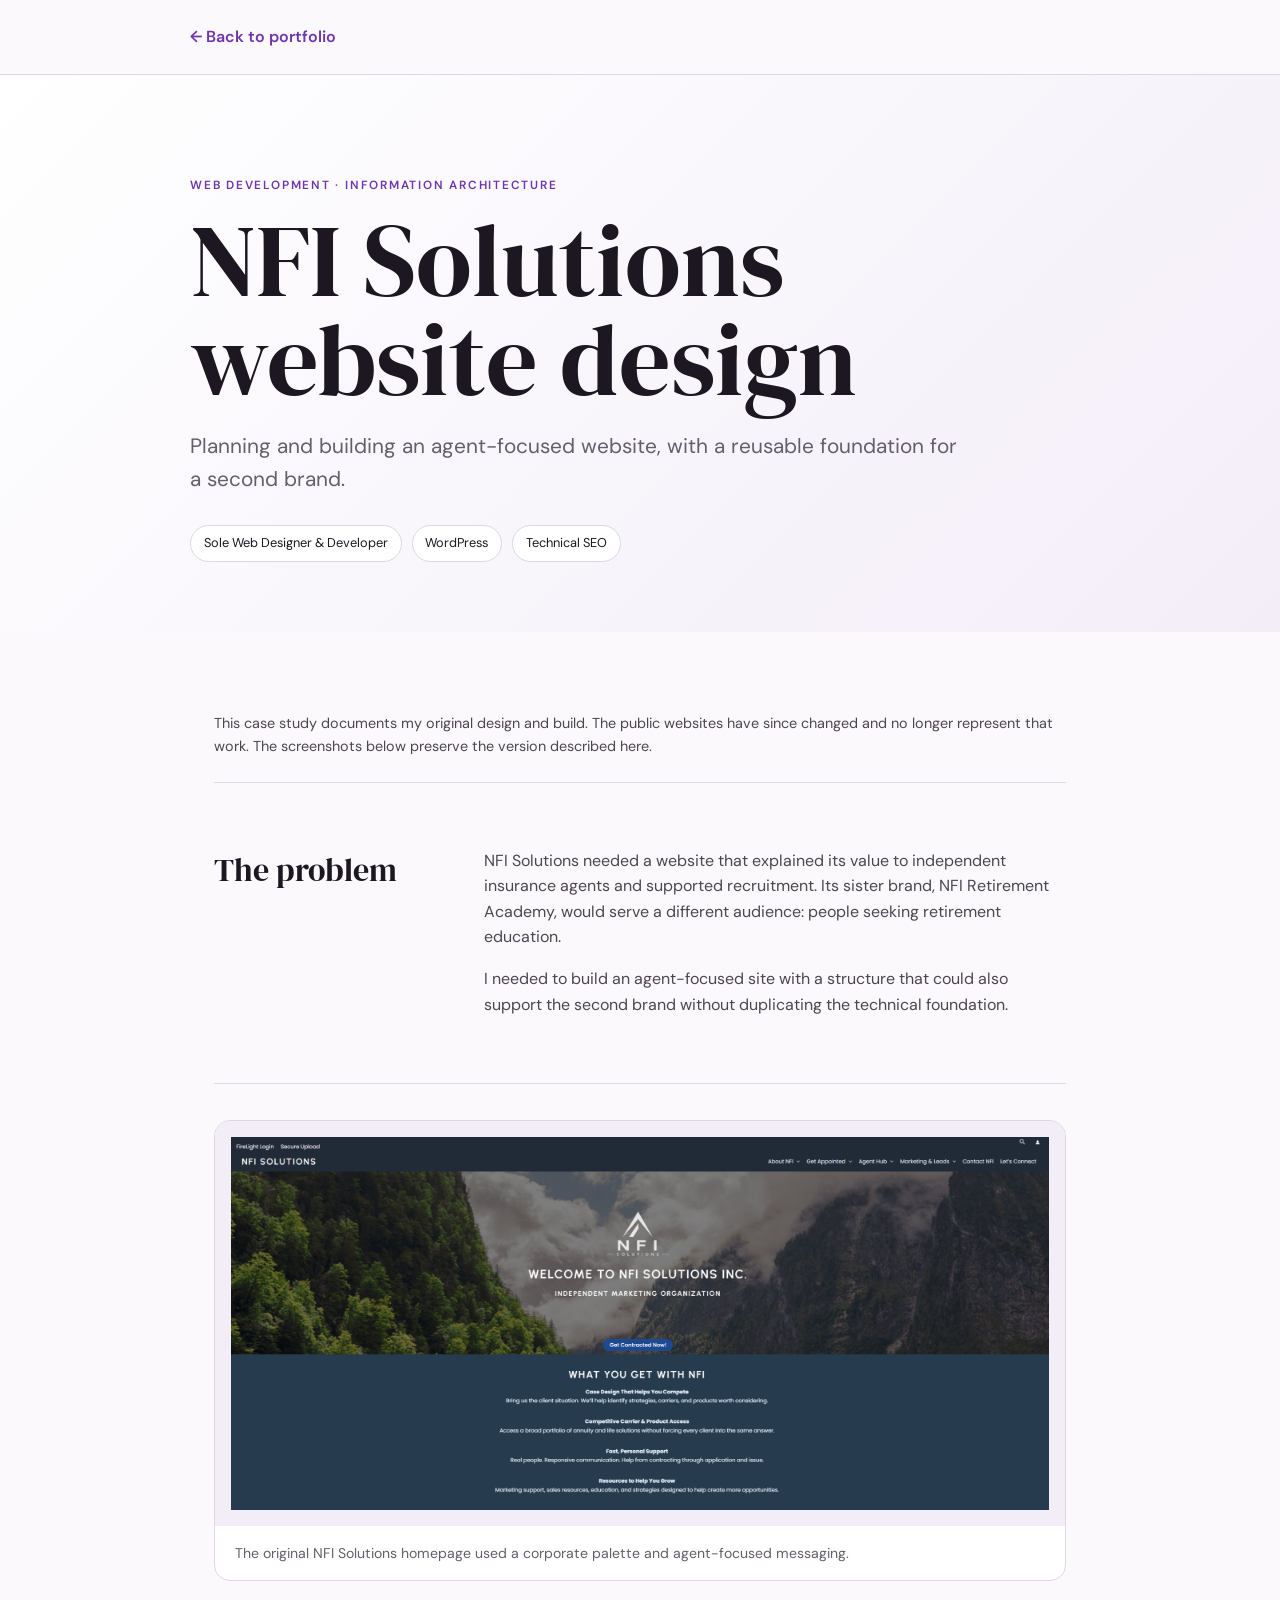
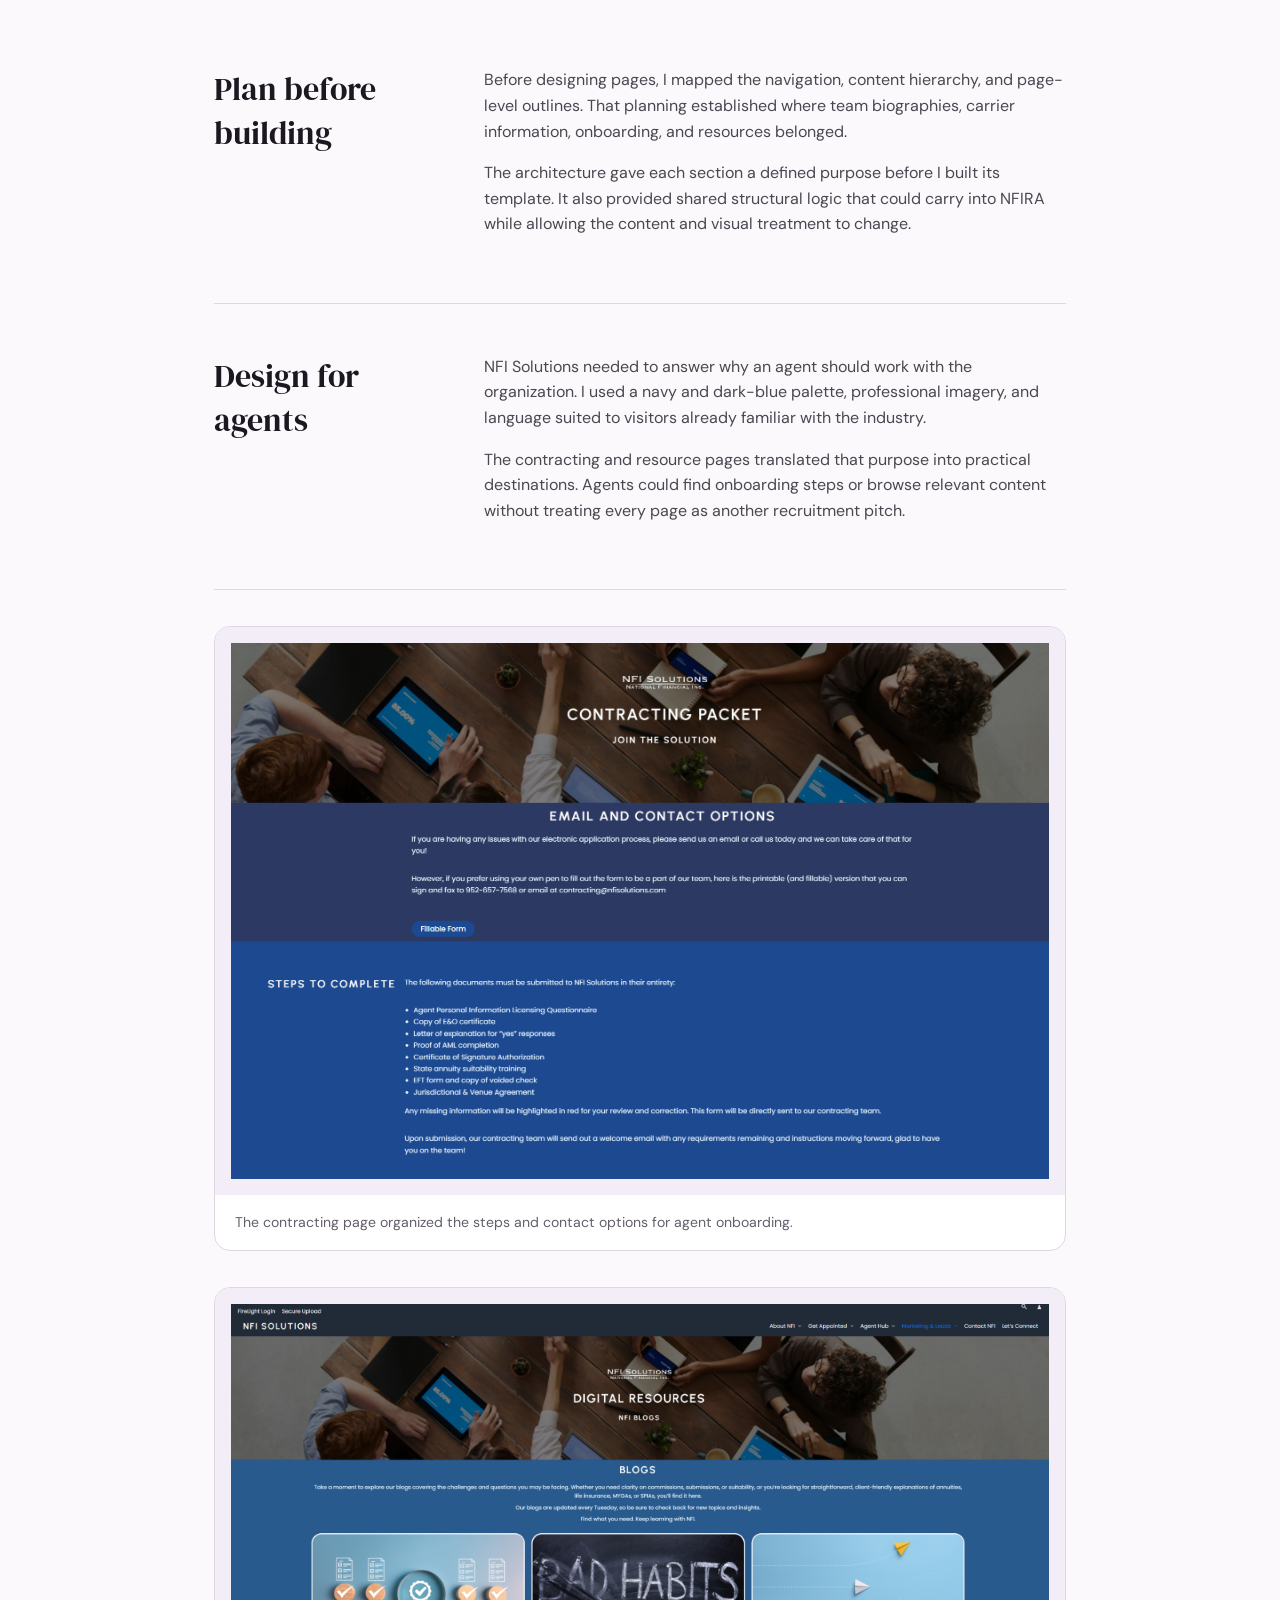
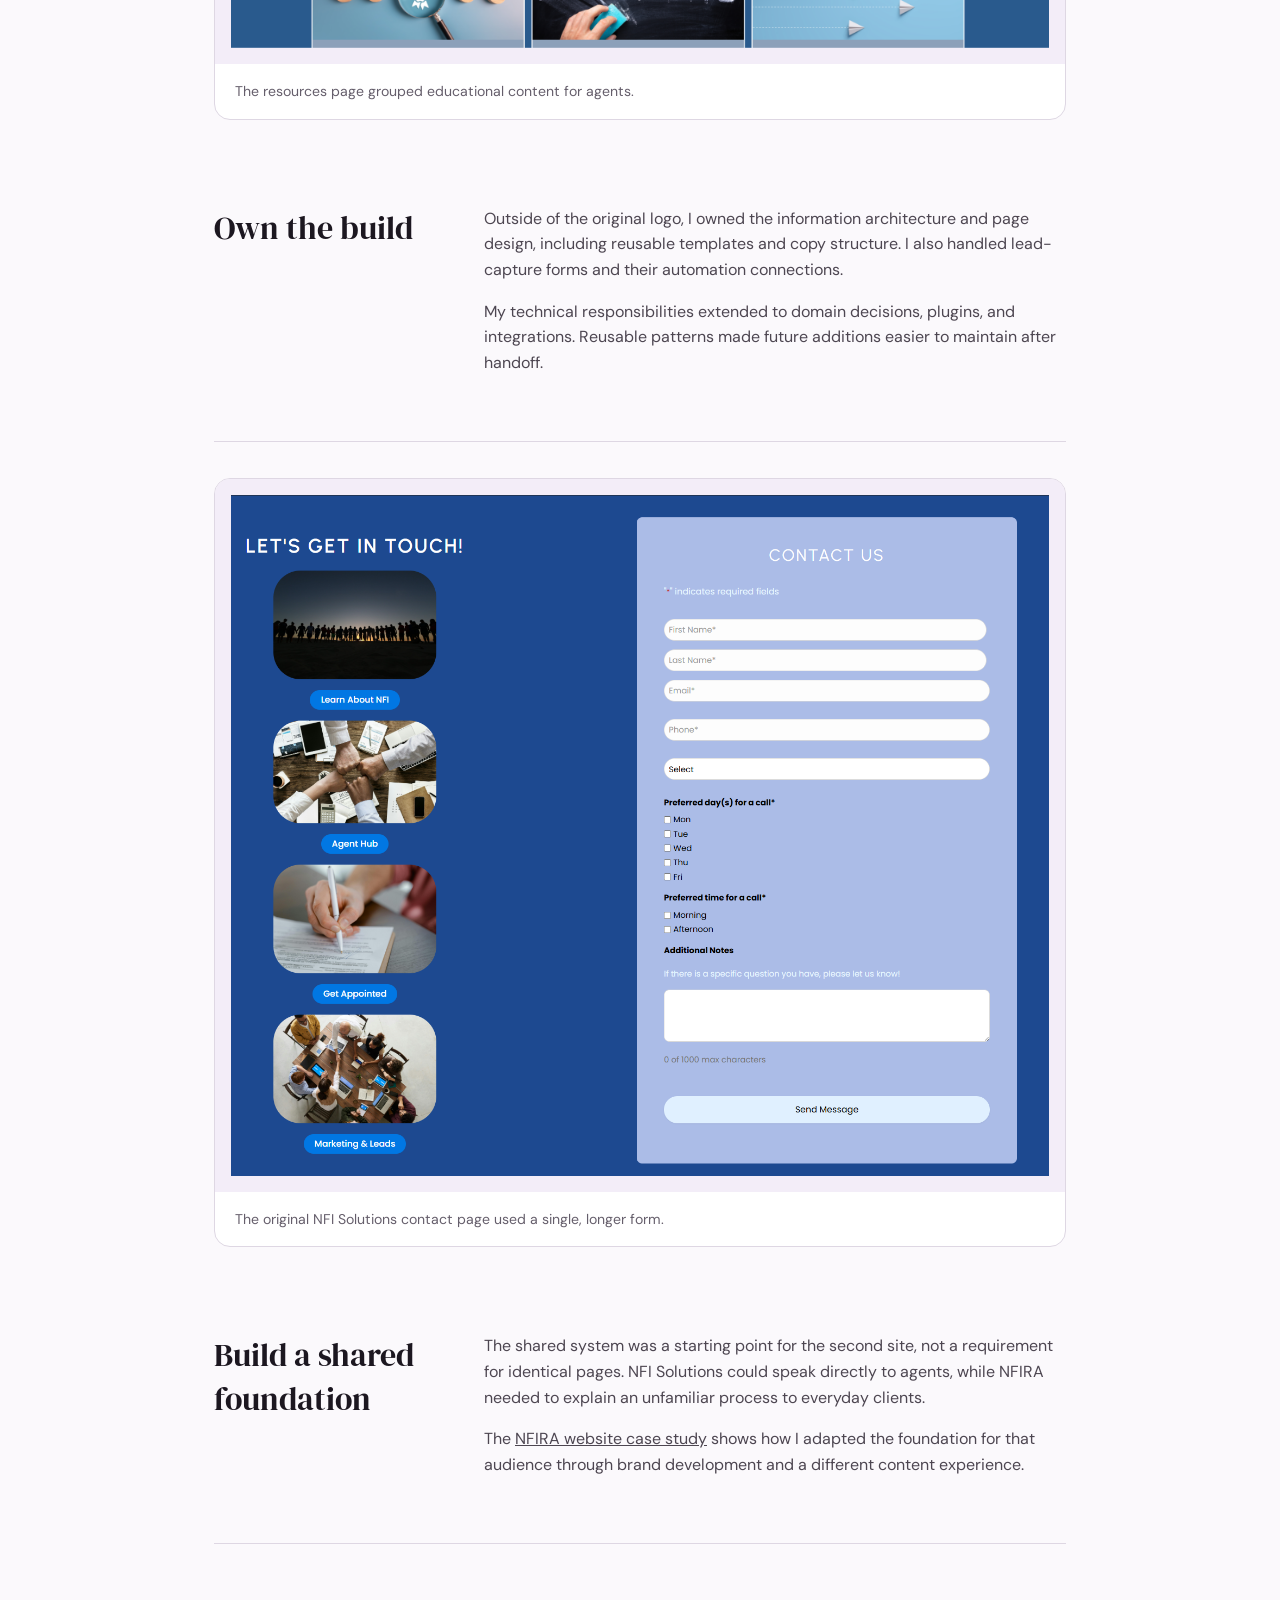
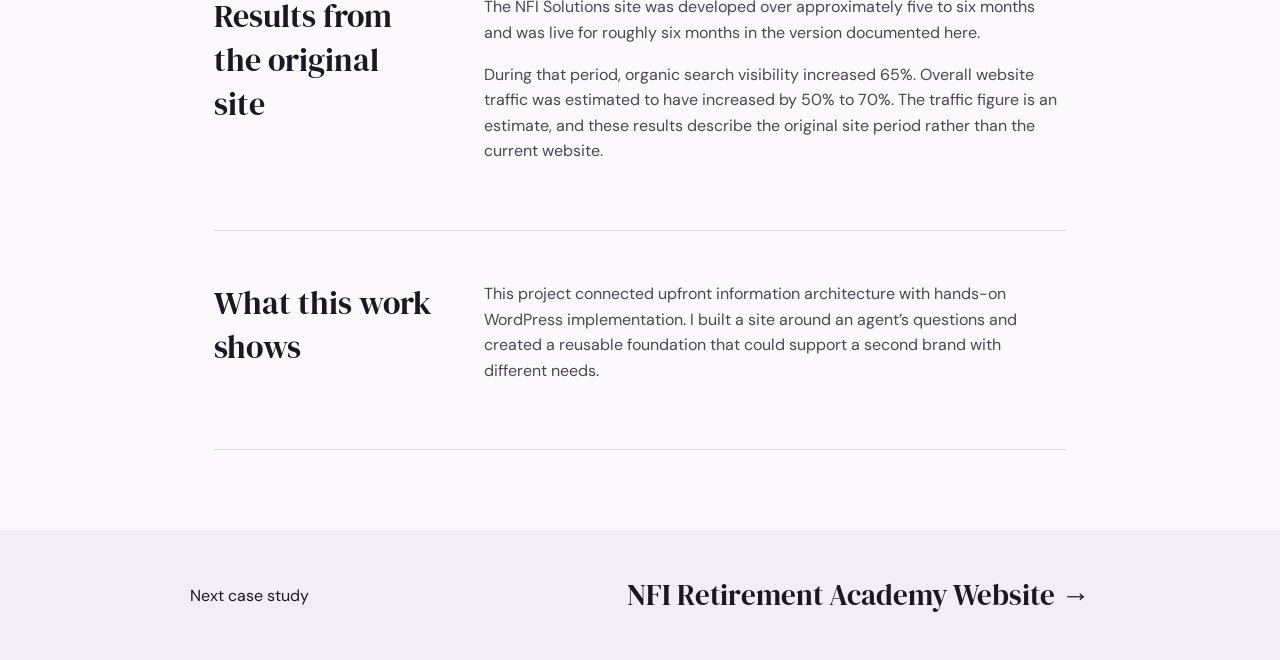
<file: nfi-websites.html>
<!doctype html><html lang="en"><head><meta charset="utf-8"><meta name="viewport" content="width=device-width,initial-scale=1"><meta http-equiv="refresh" content="0;url=case-studies/nfi-websites.html"><title>NFI Websites | Paga Yang</title></head><body><p><a href="case-studies/nfi-websites.html">NFI Websites</a></p></body></html>
</file>
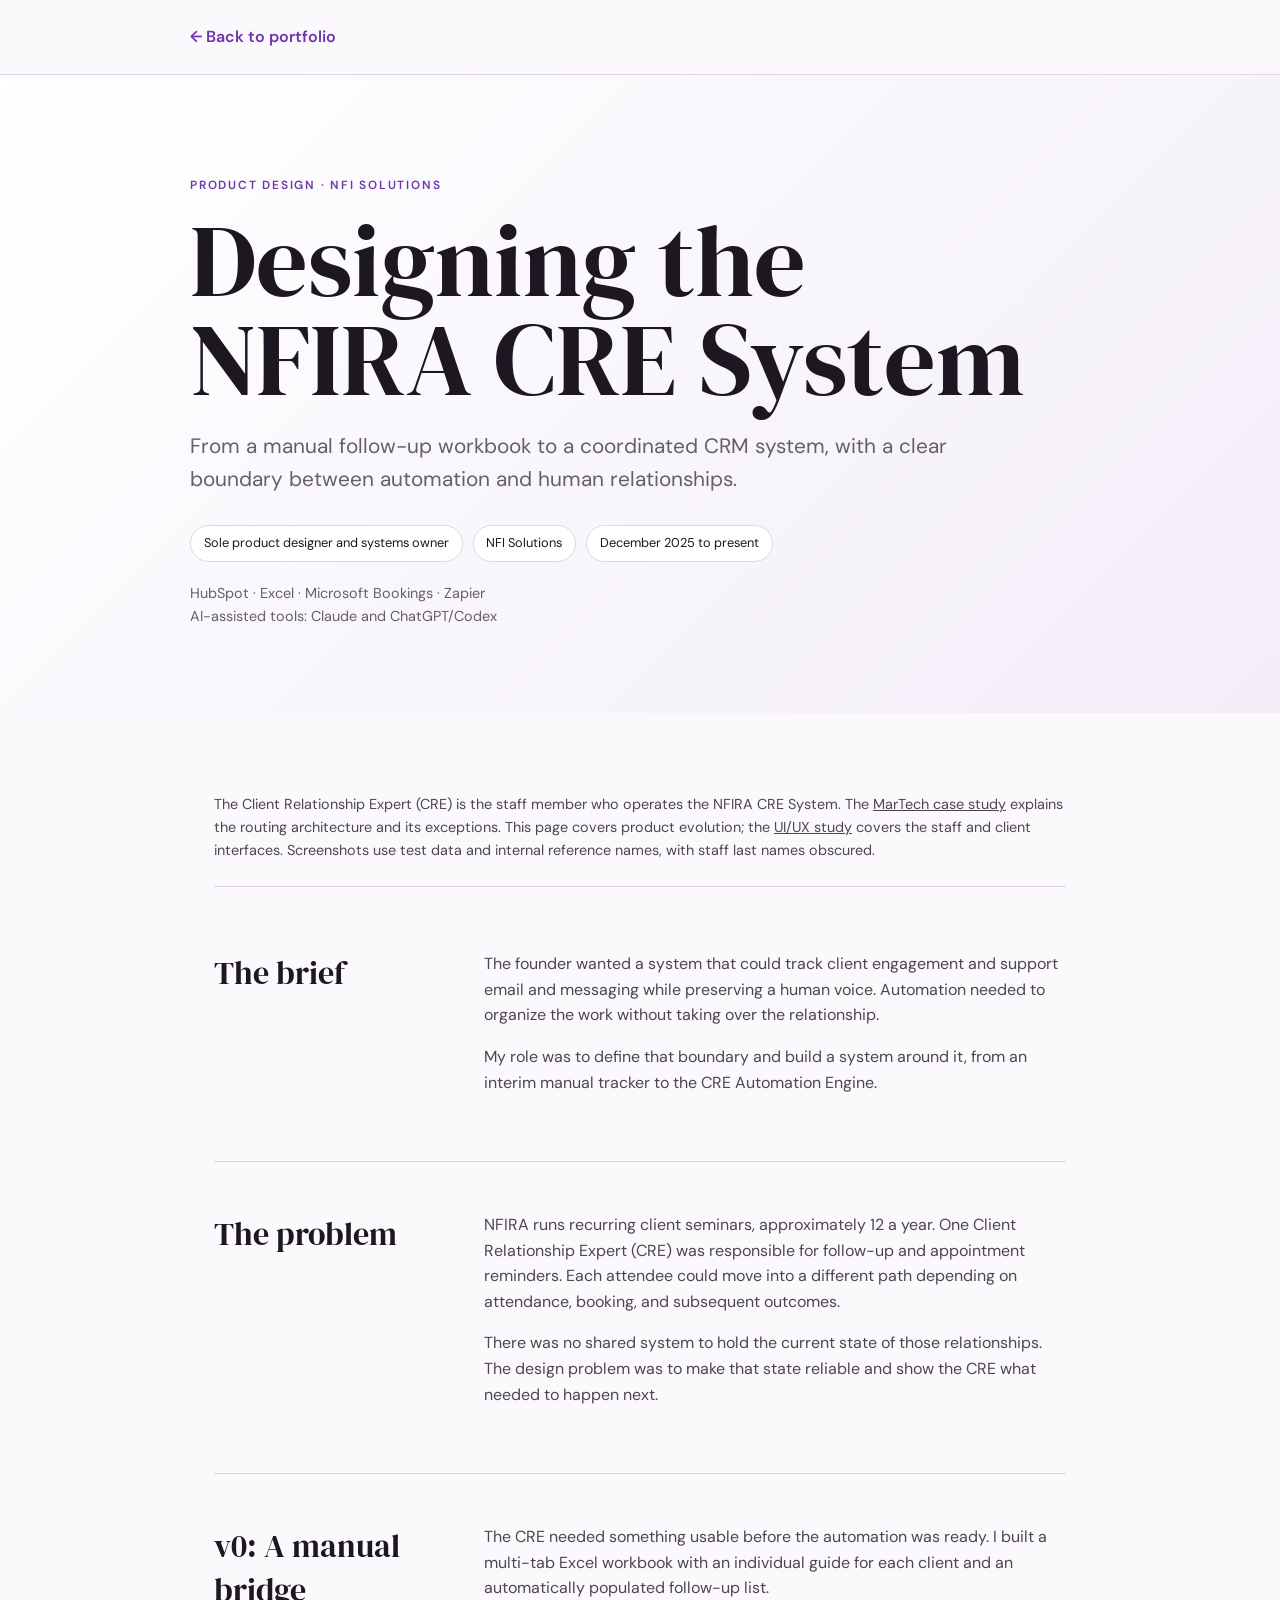
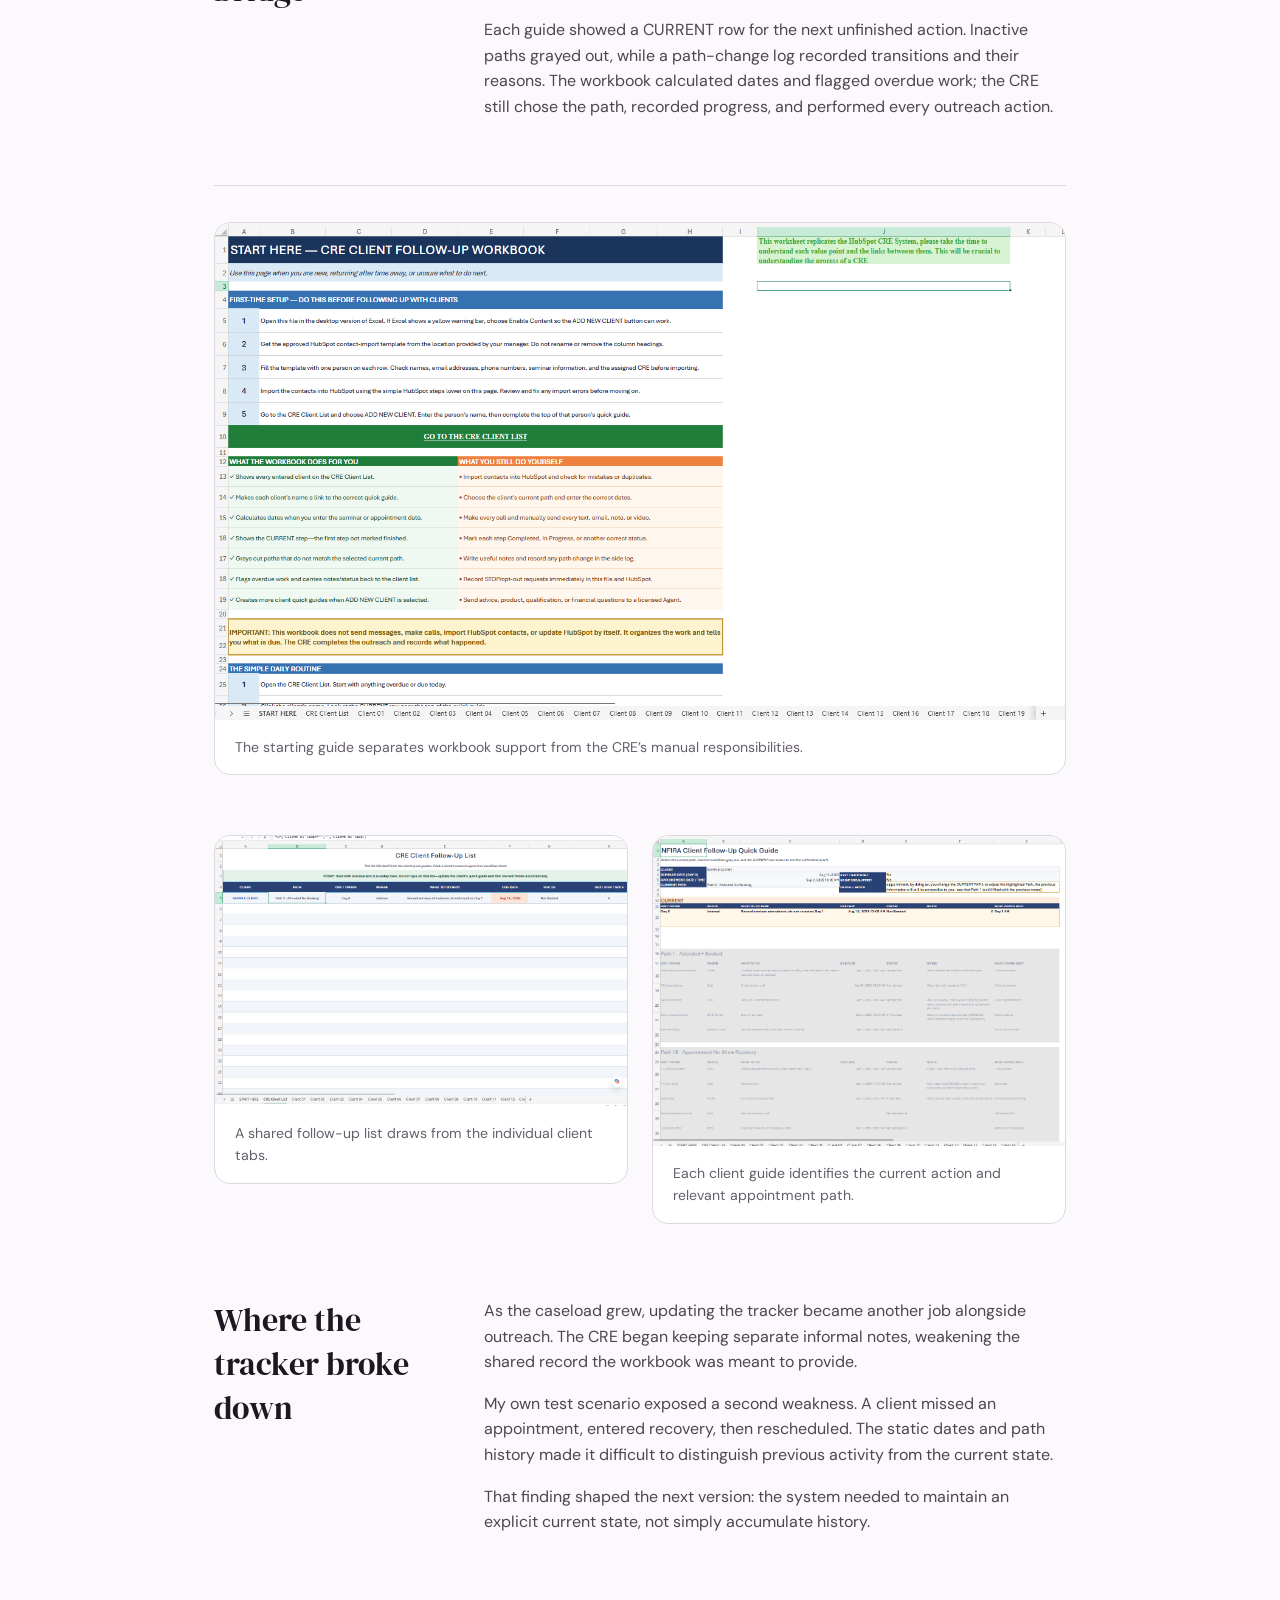
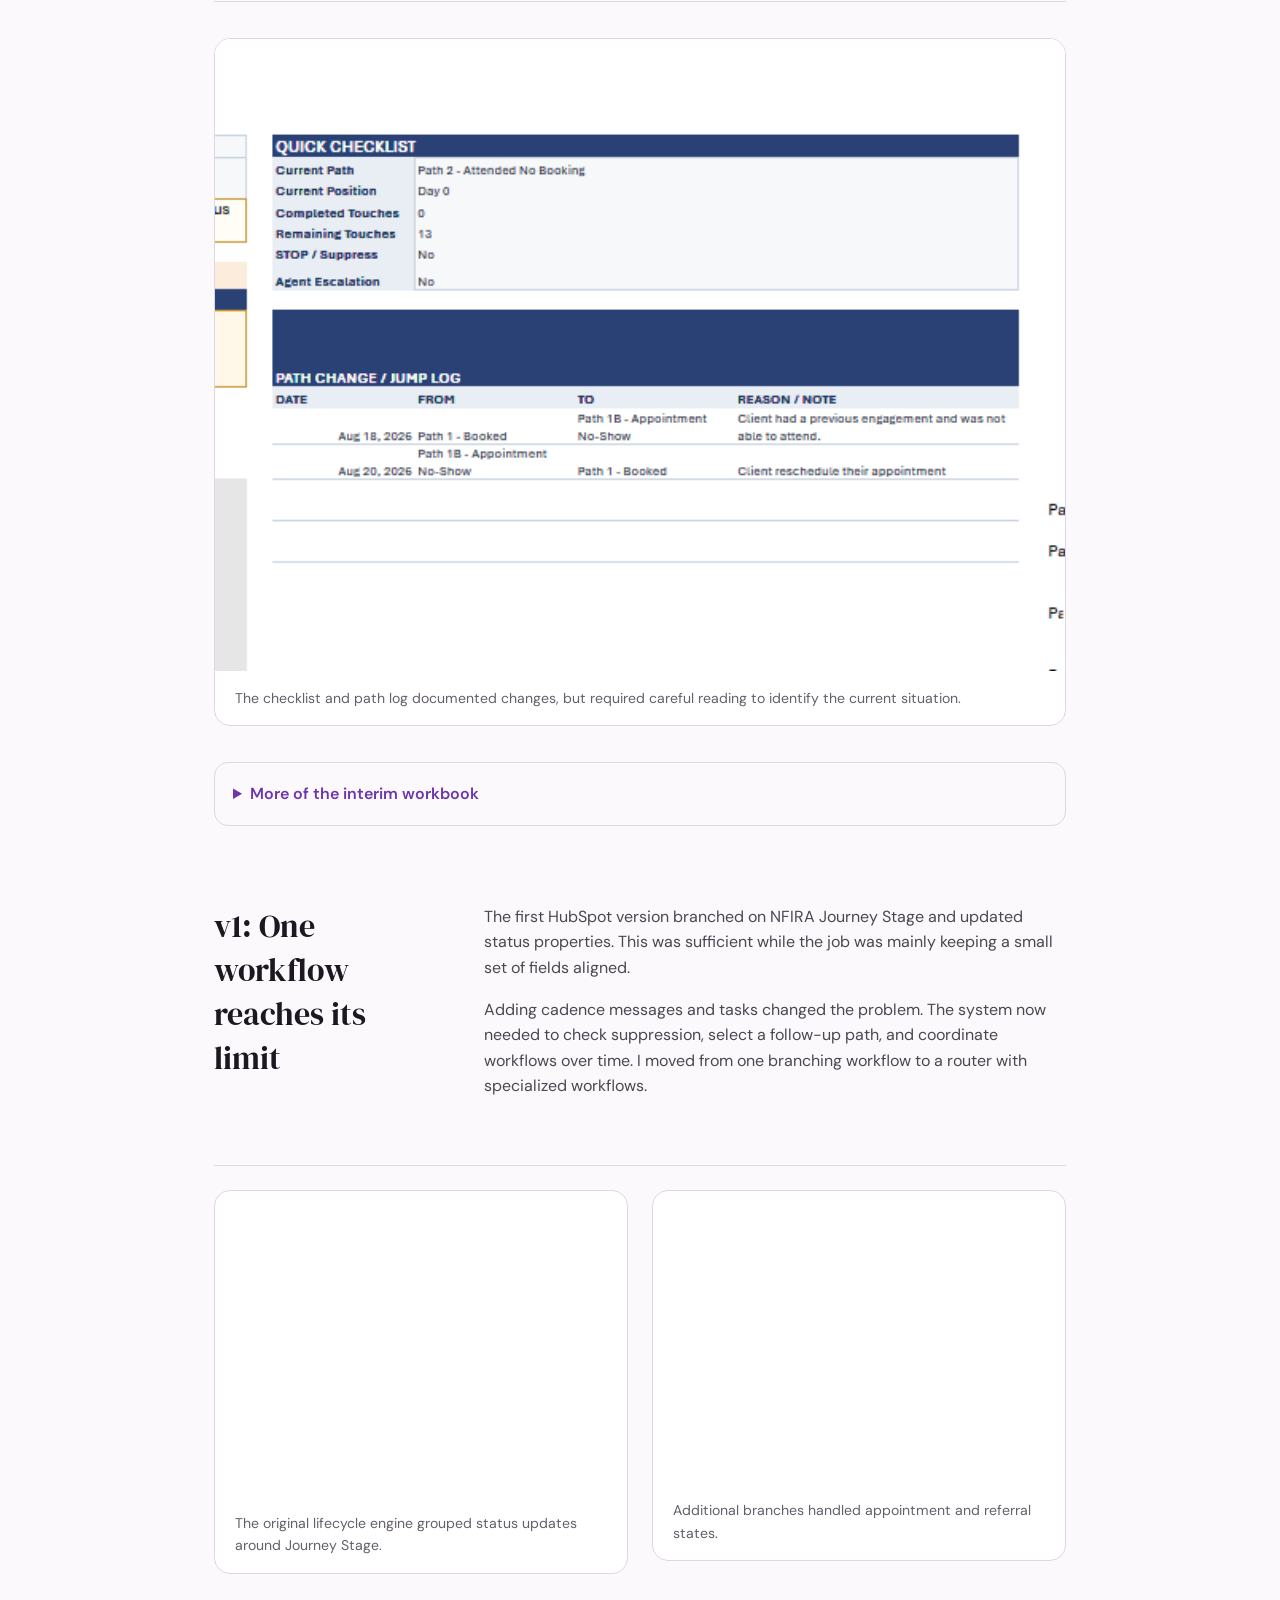
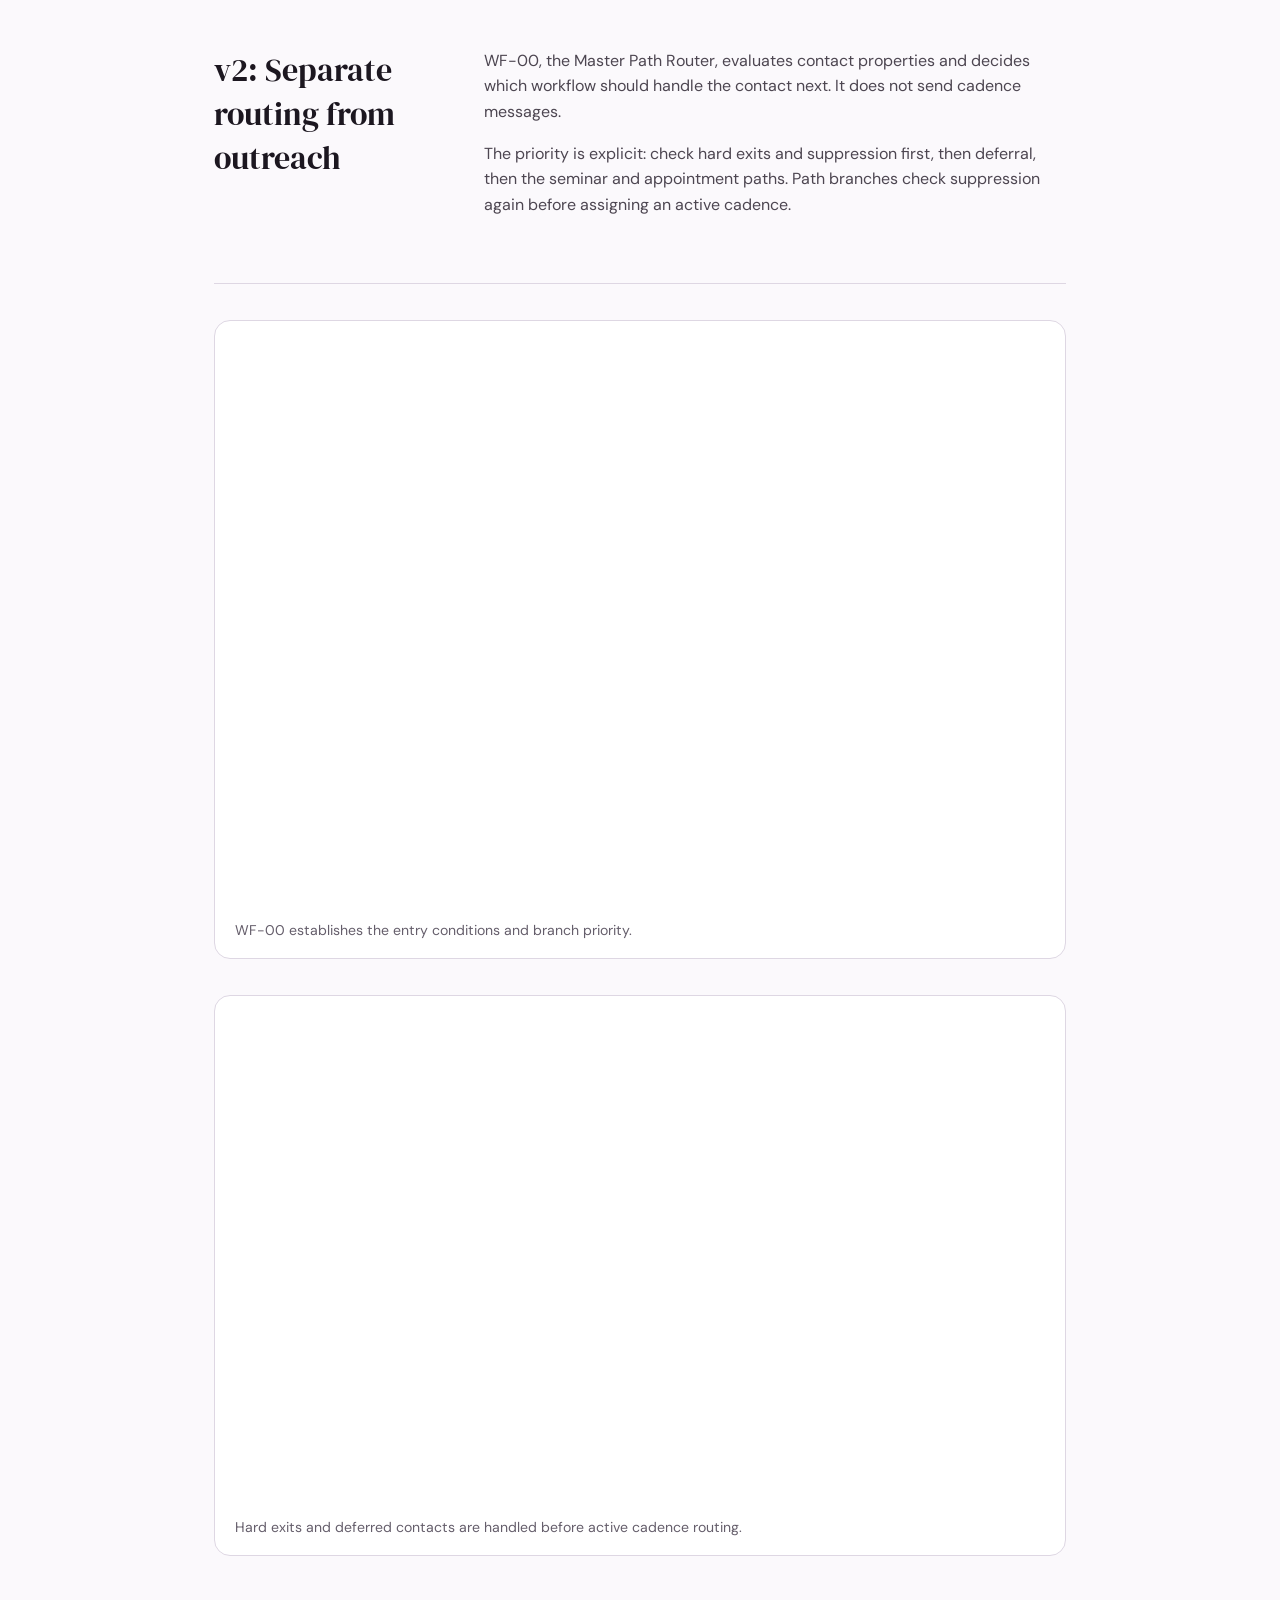
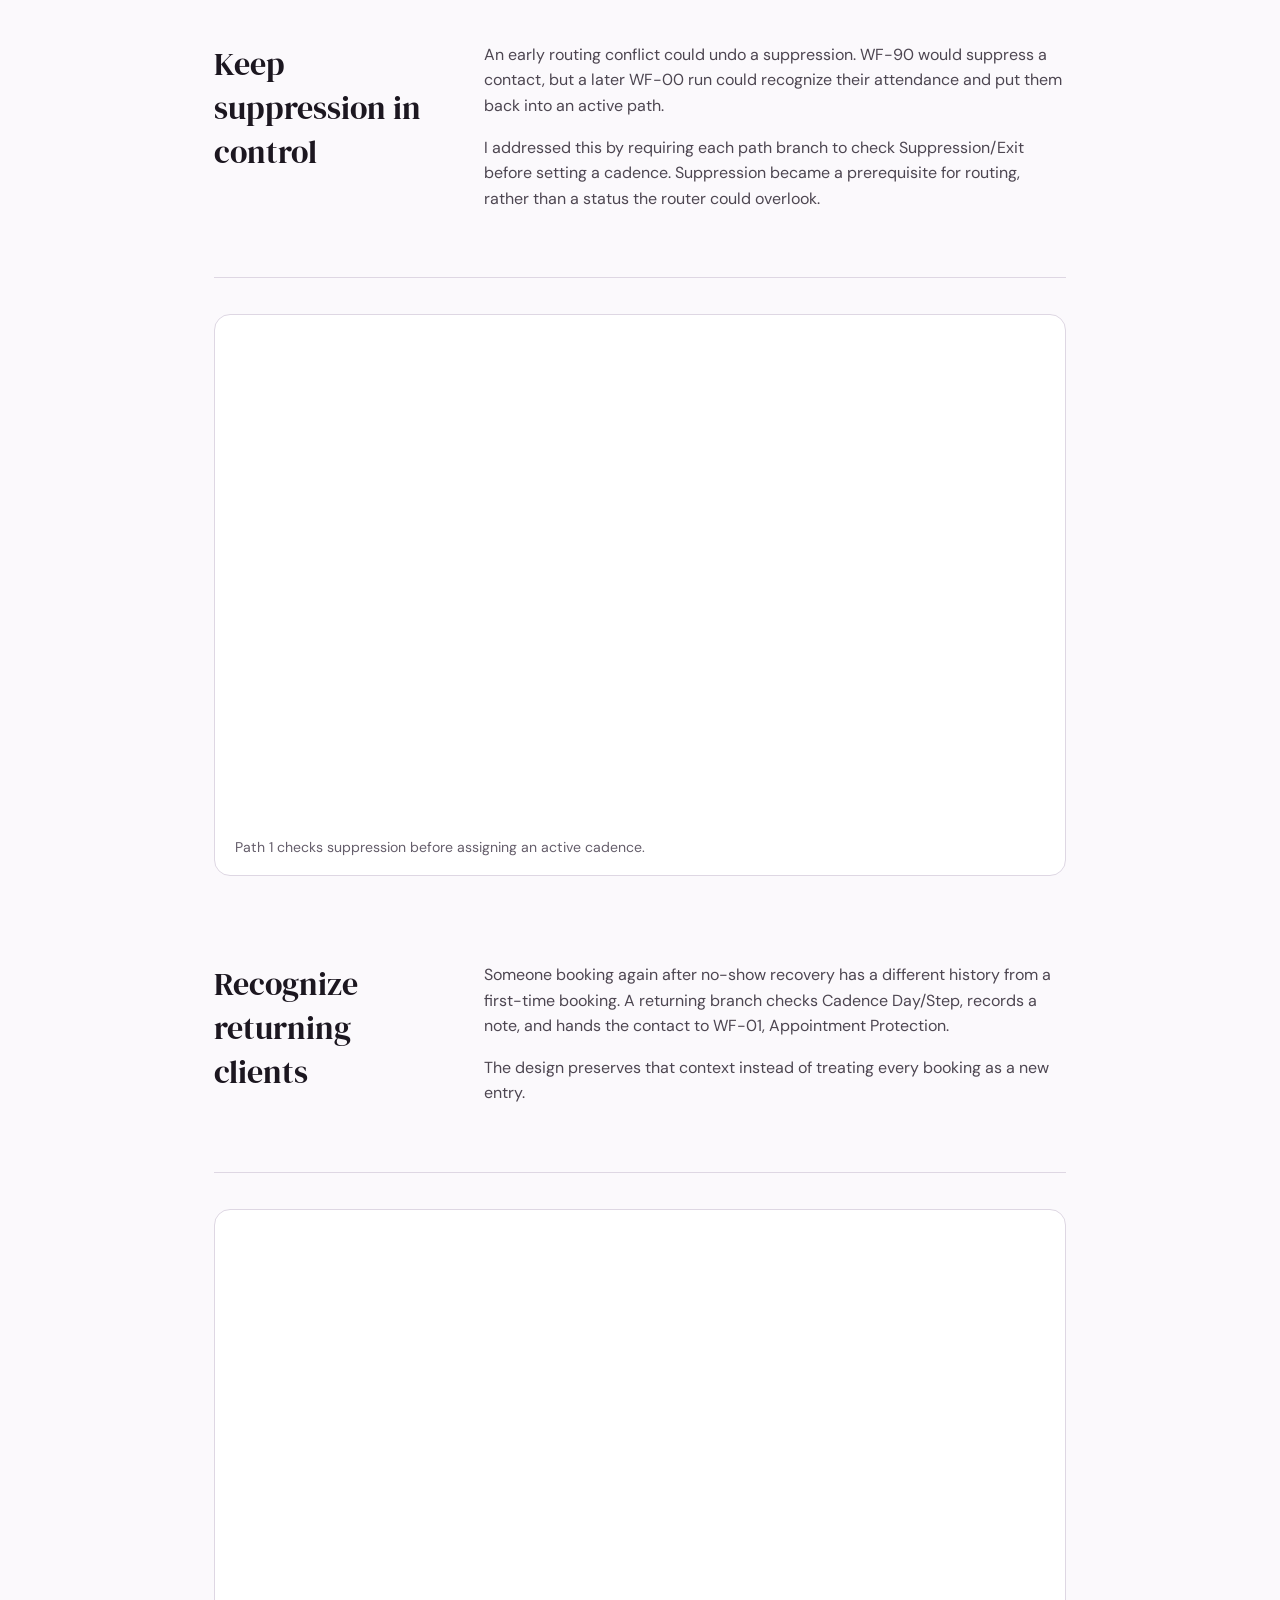
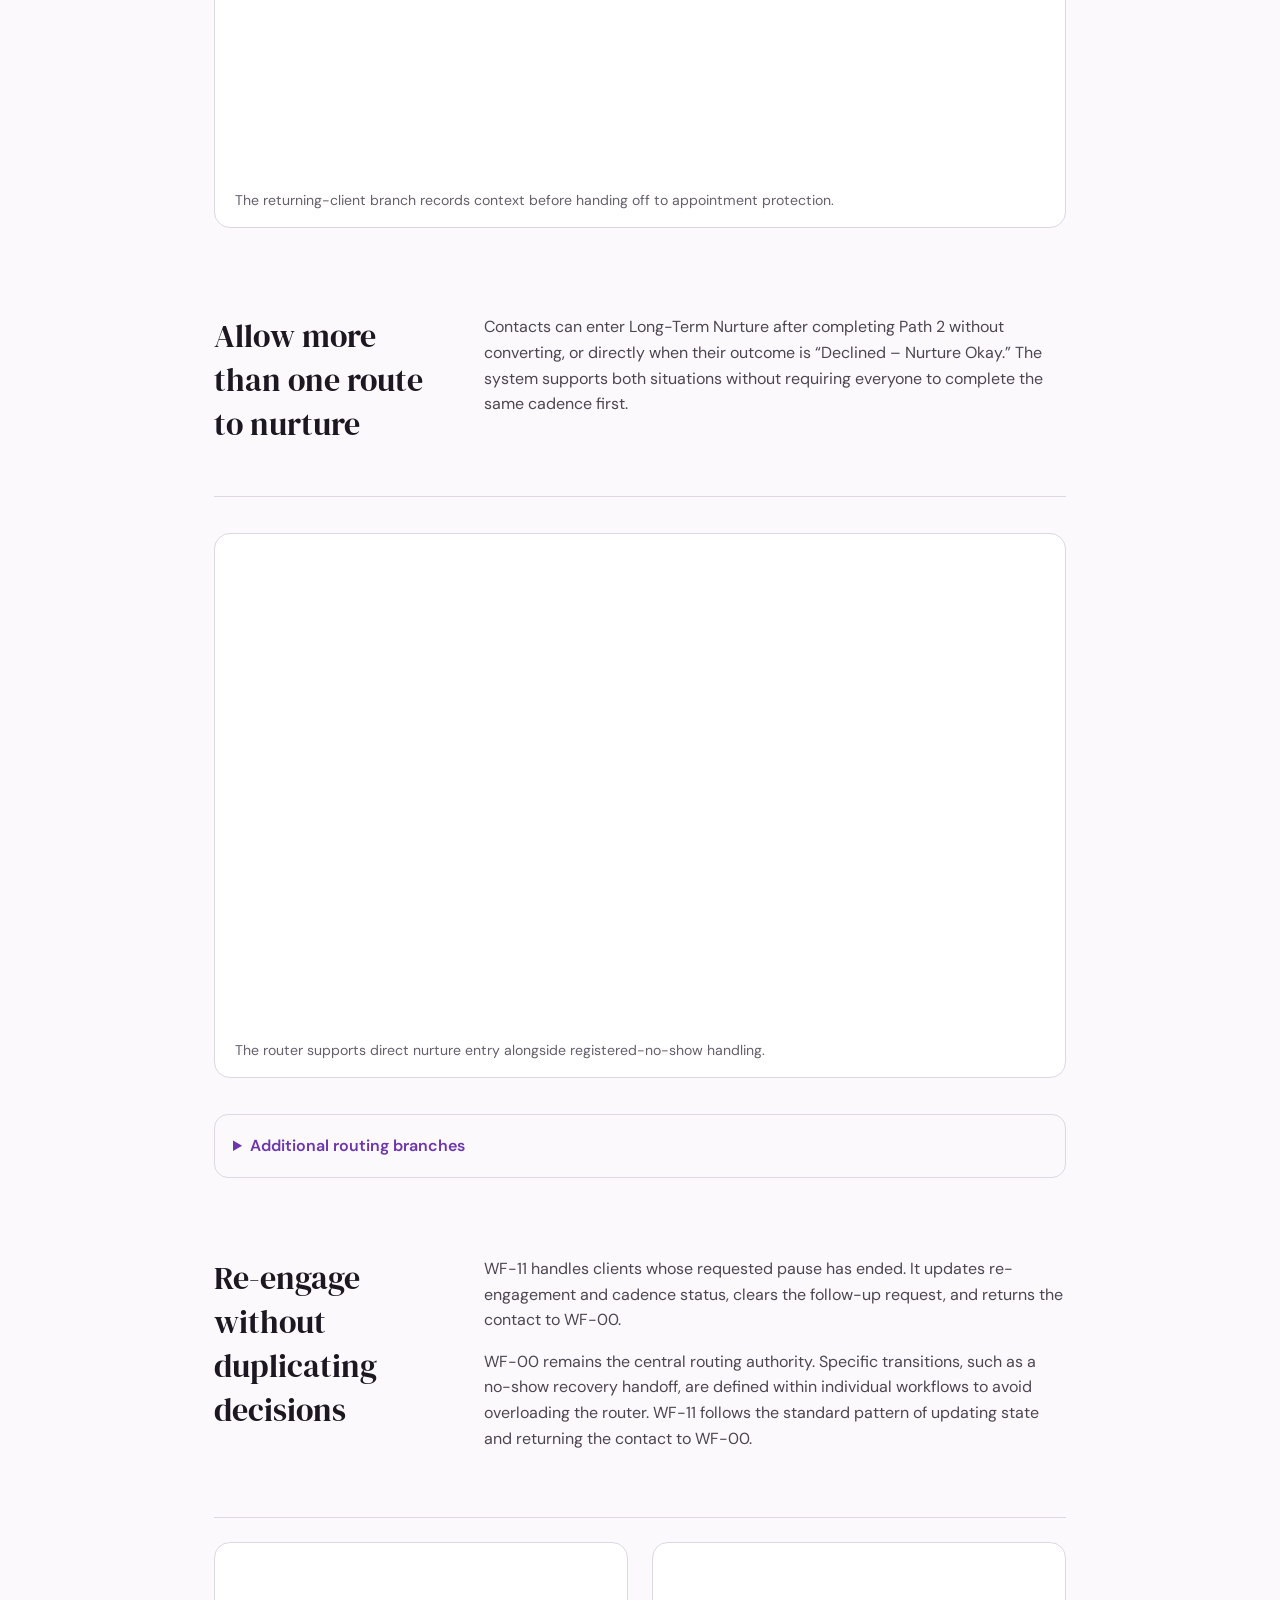
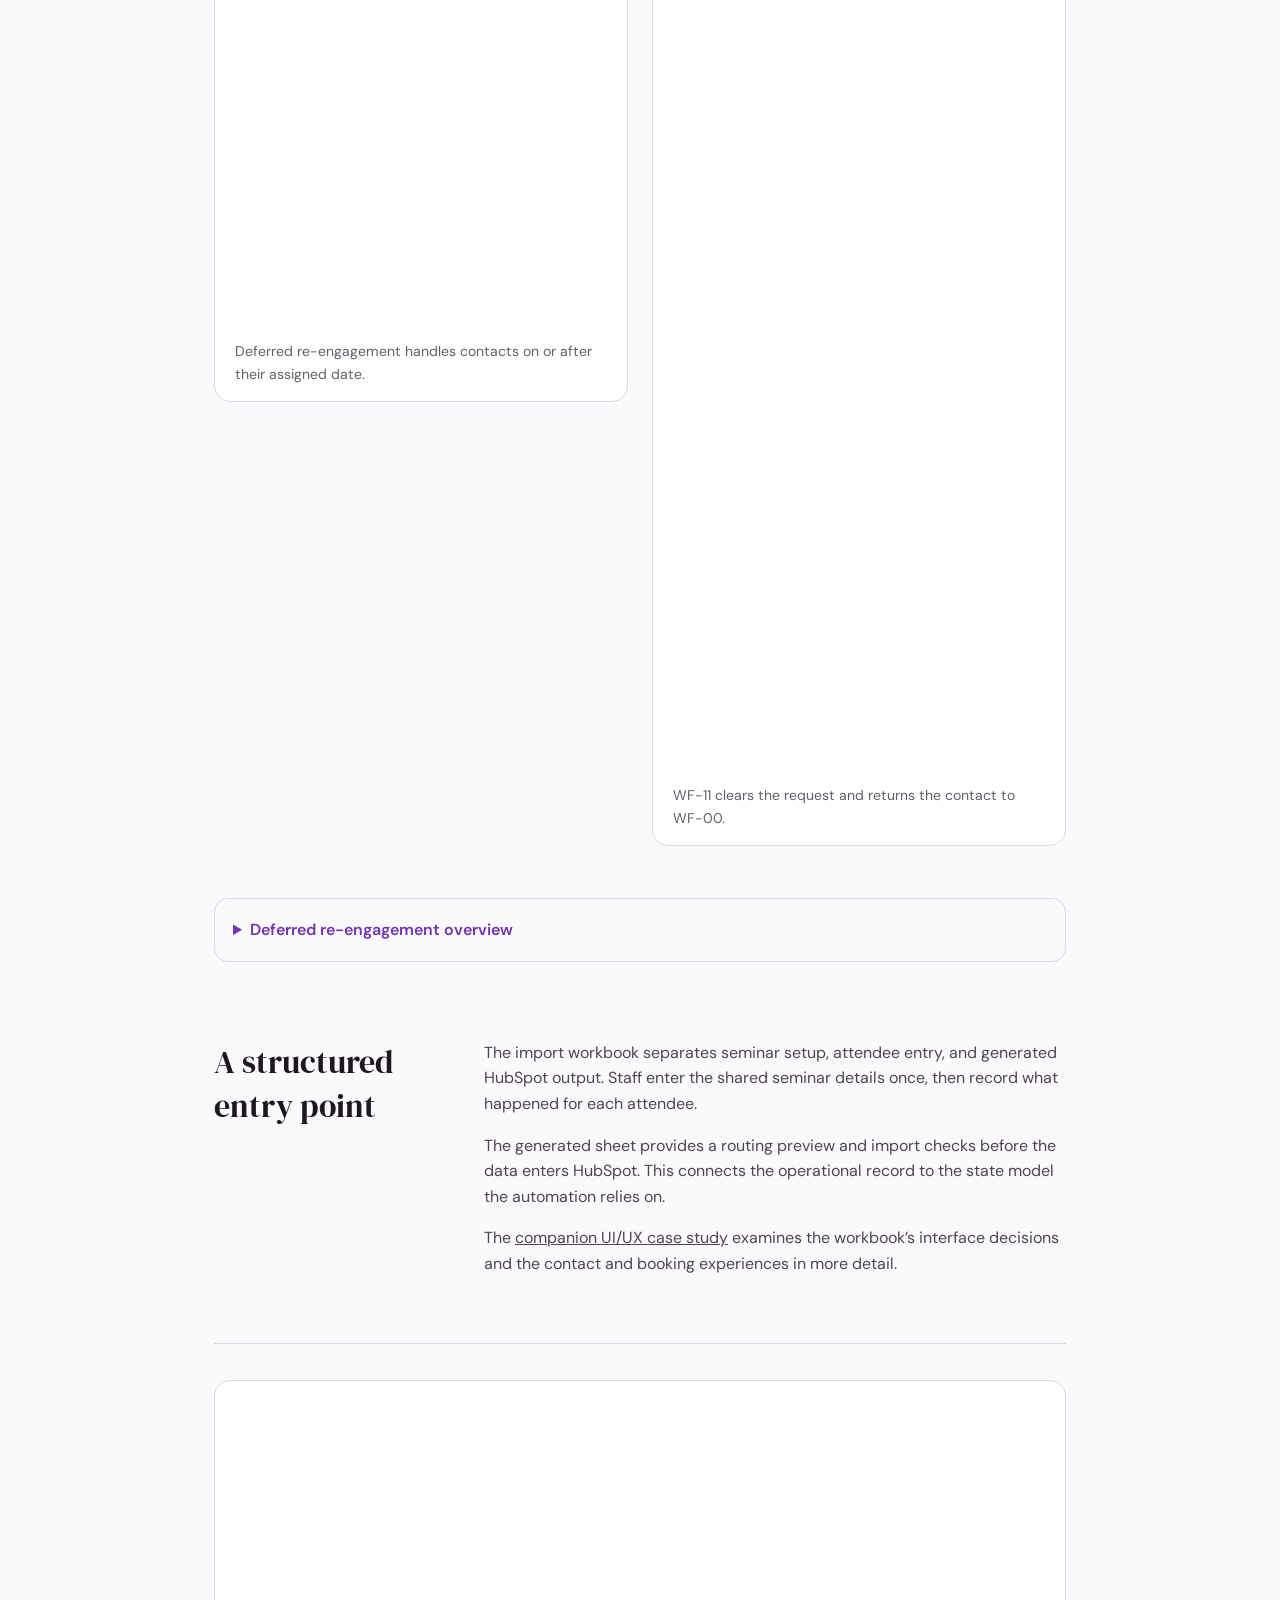
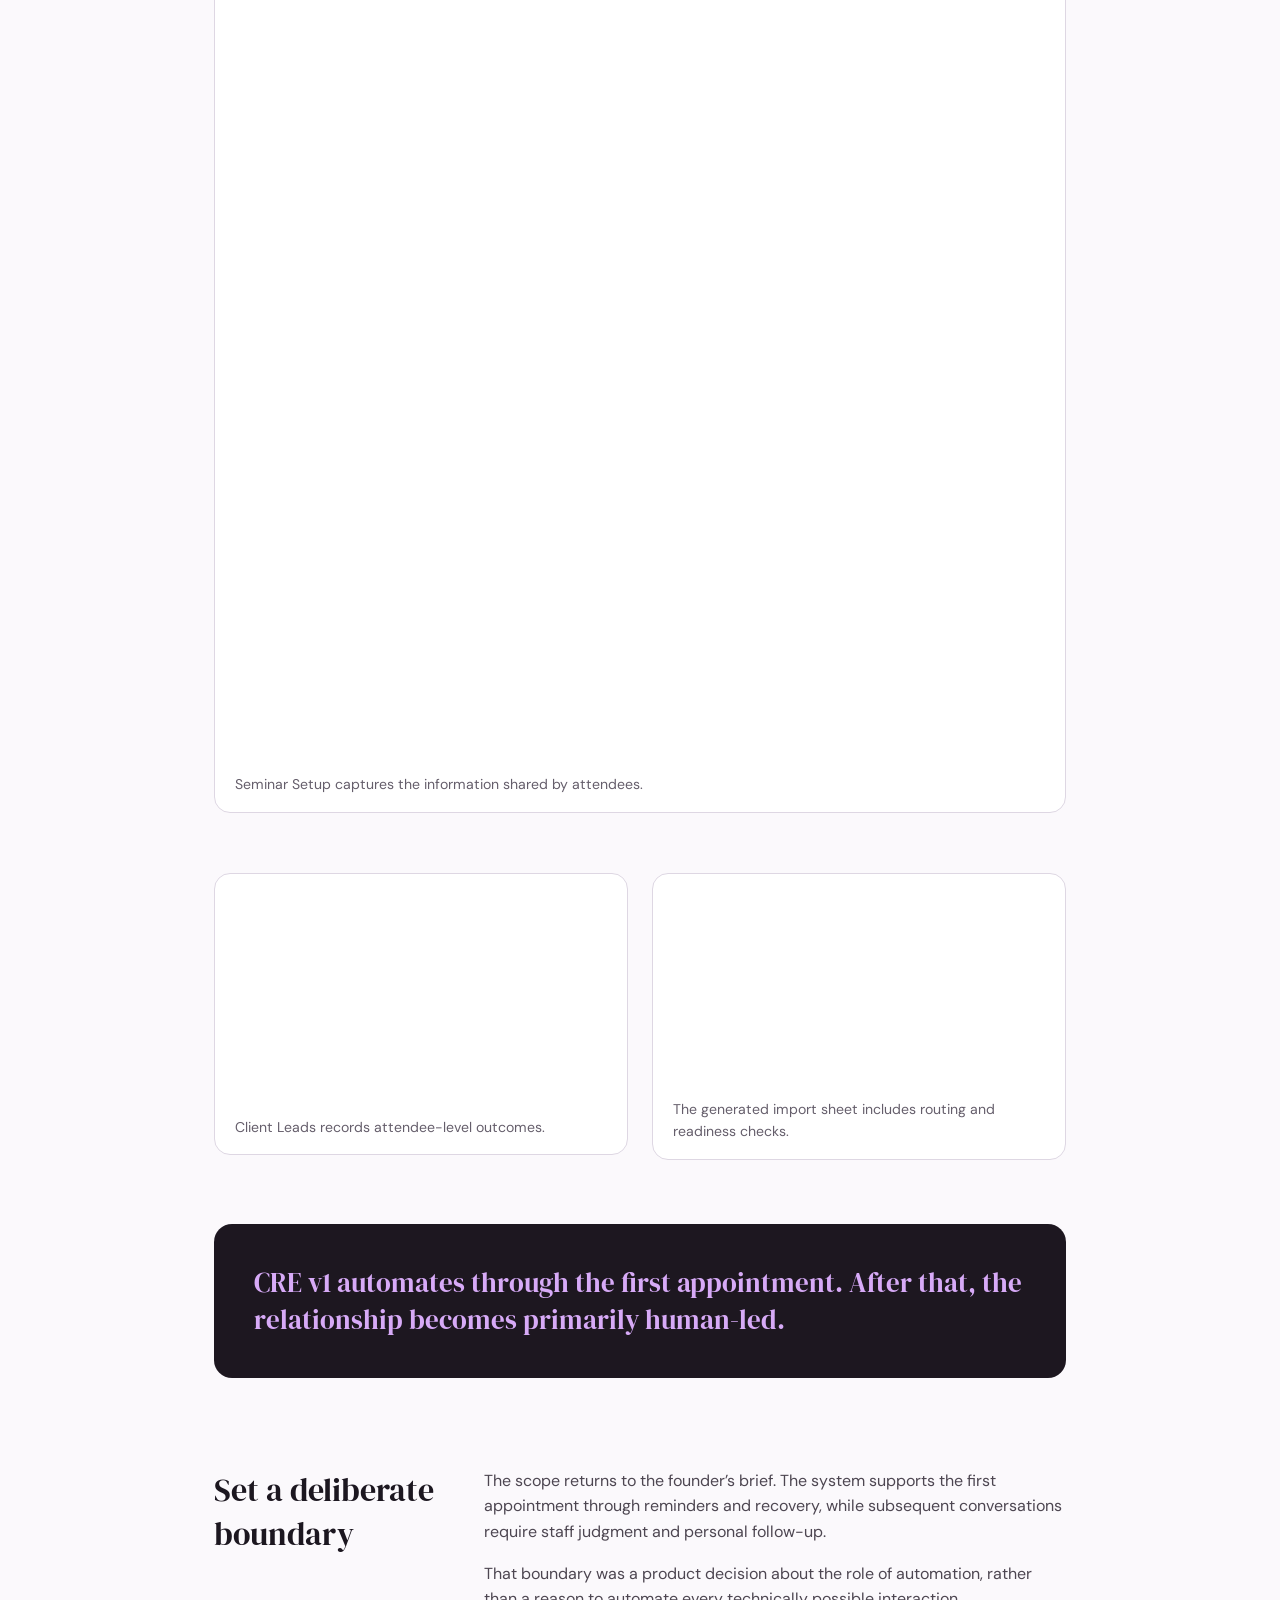
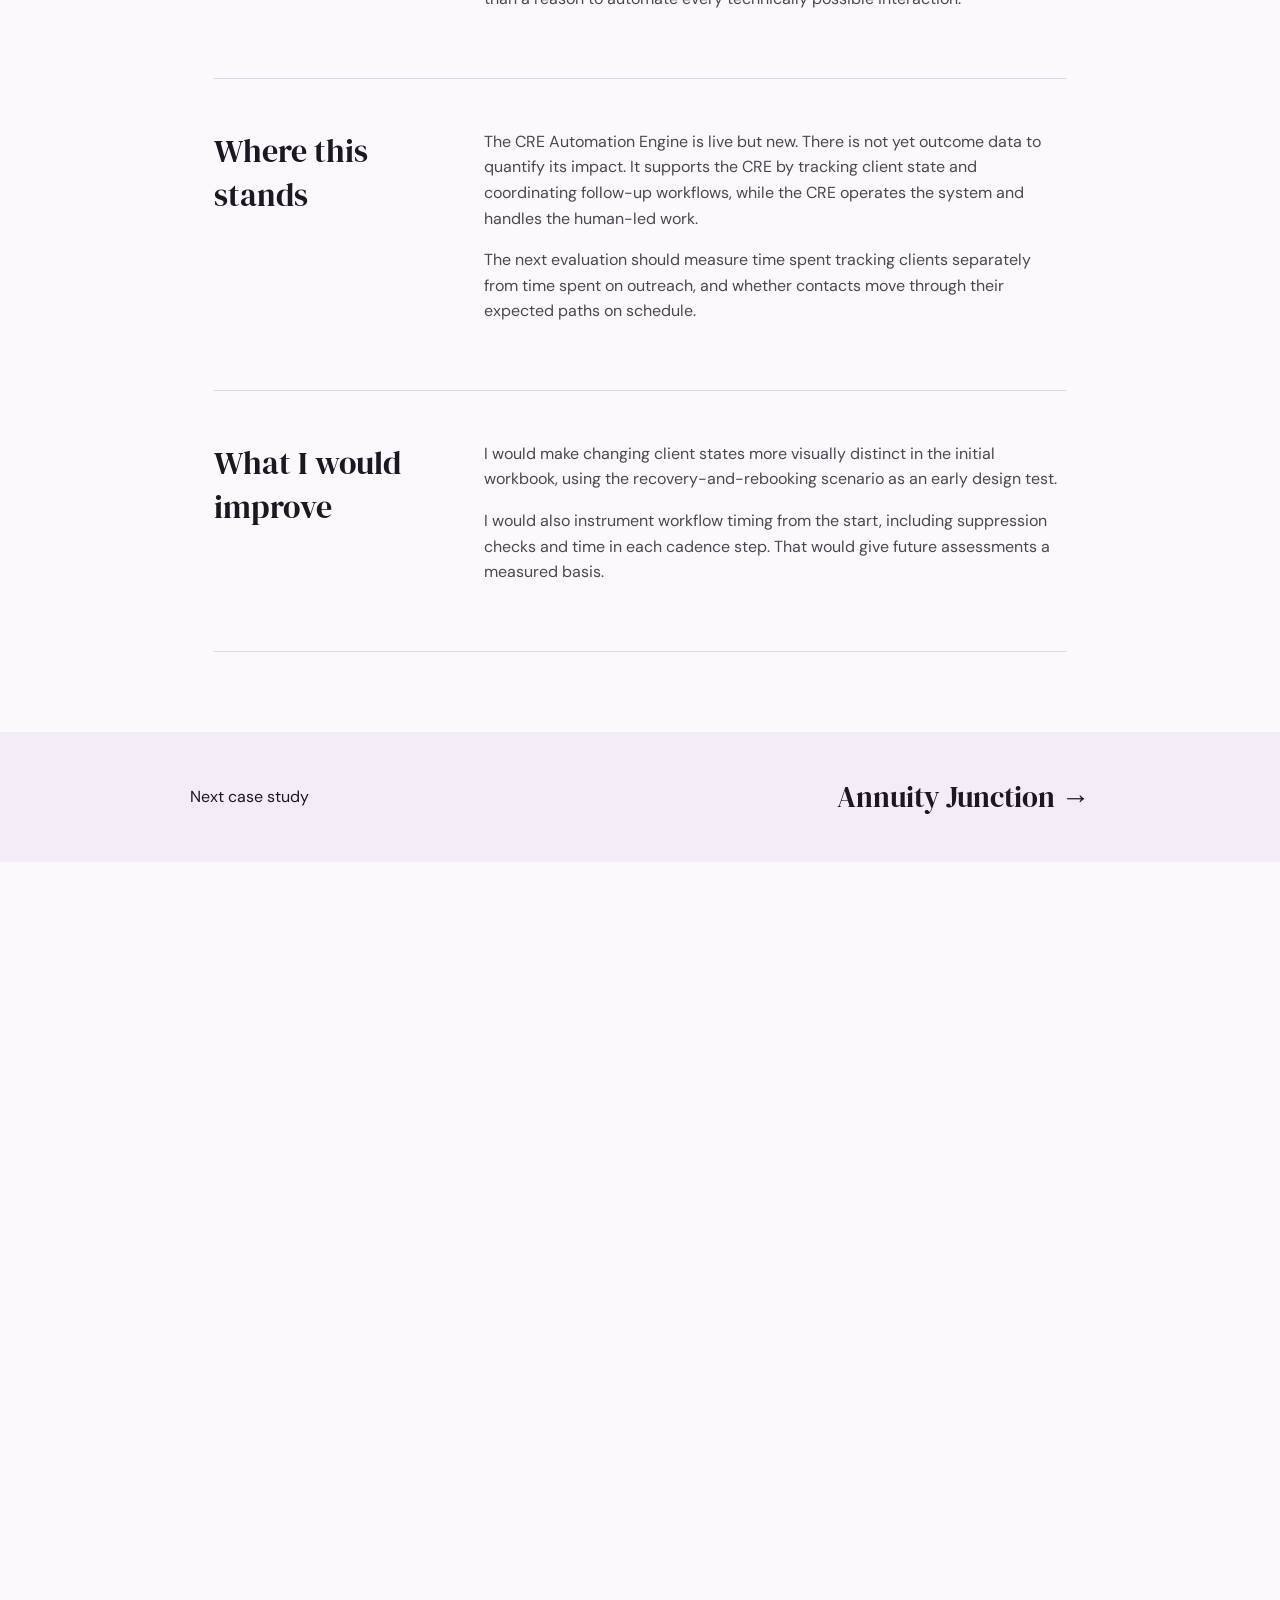
<file: nfira-product-design.html>
<!doctype html><html lang="en"><head><meta charset="utf-8"><meta name="viewport" content="width=device-width,initial-scale=1"><meta http-equiv="refresh" content="0;url=case-studies/nfira-product-design.html"><title>NFIRA CRE System | Paga Yang</title></head><body><p><a href="case-studies/nfira-product-design.html">NFIRA CRE System</a></p></body></html>
</file>
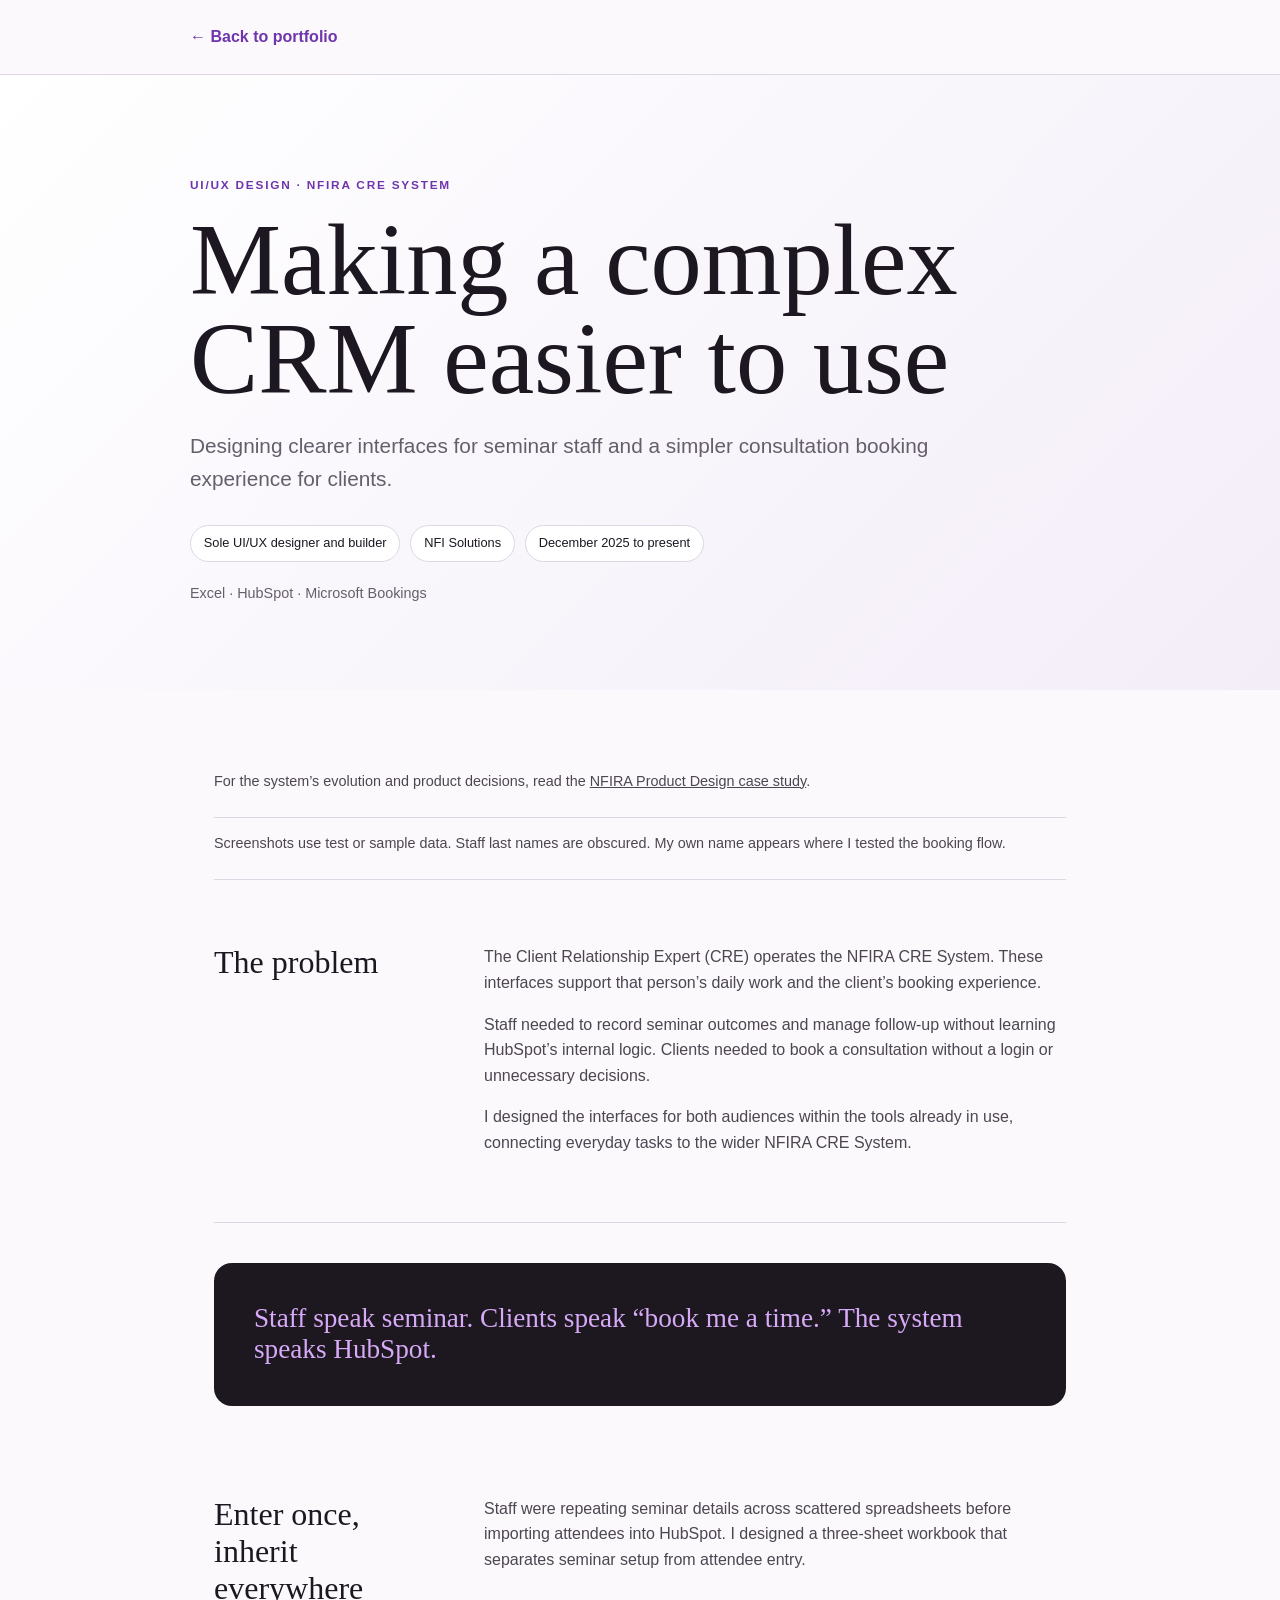
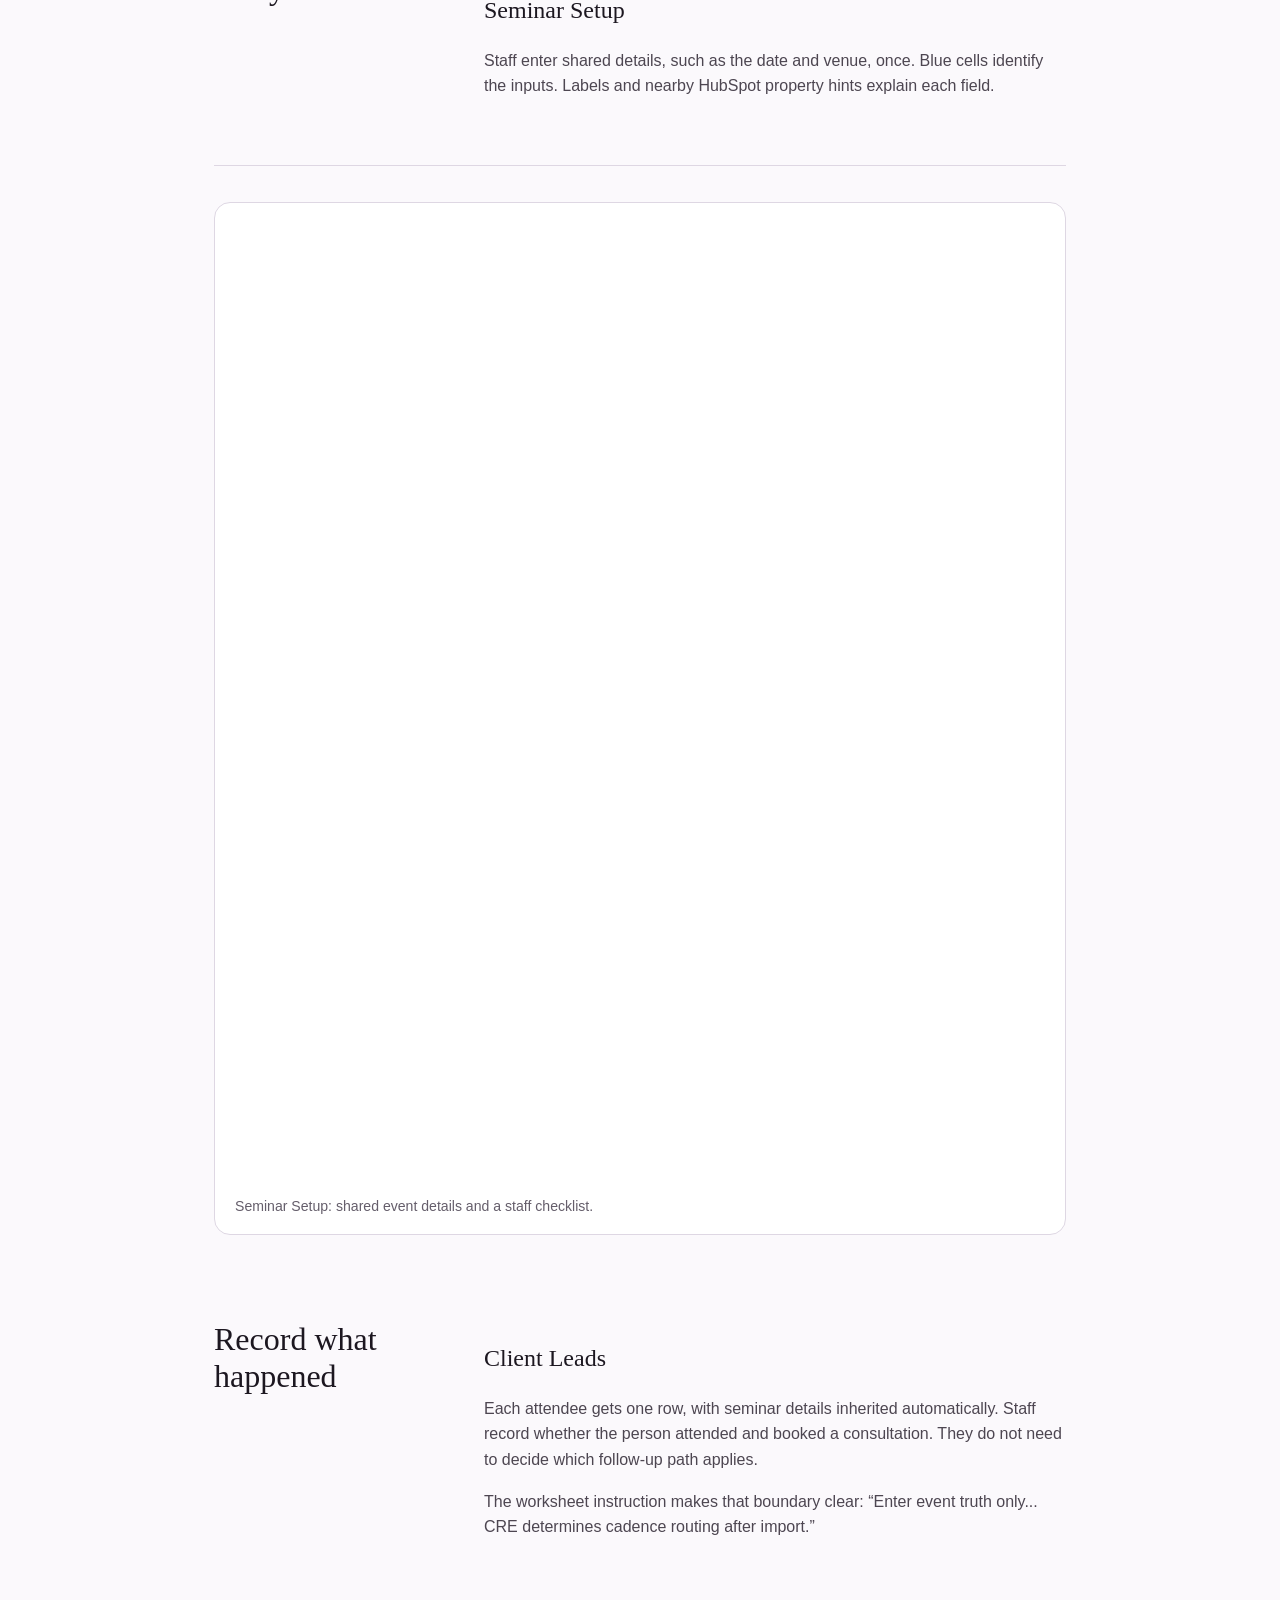
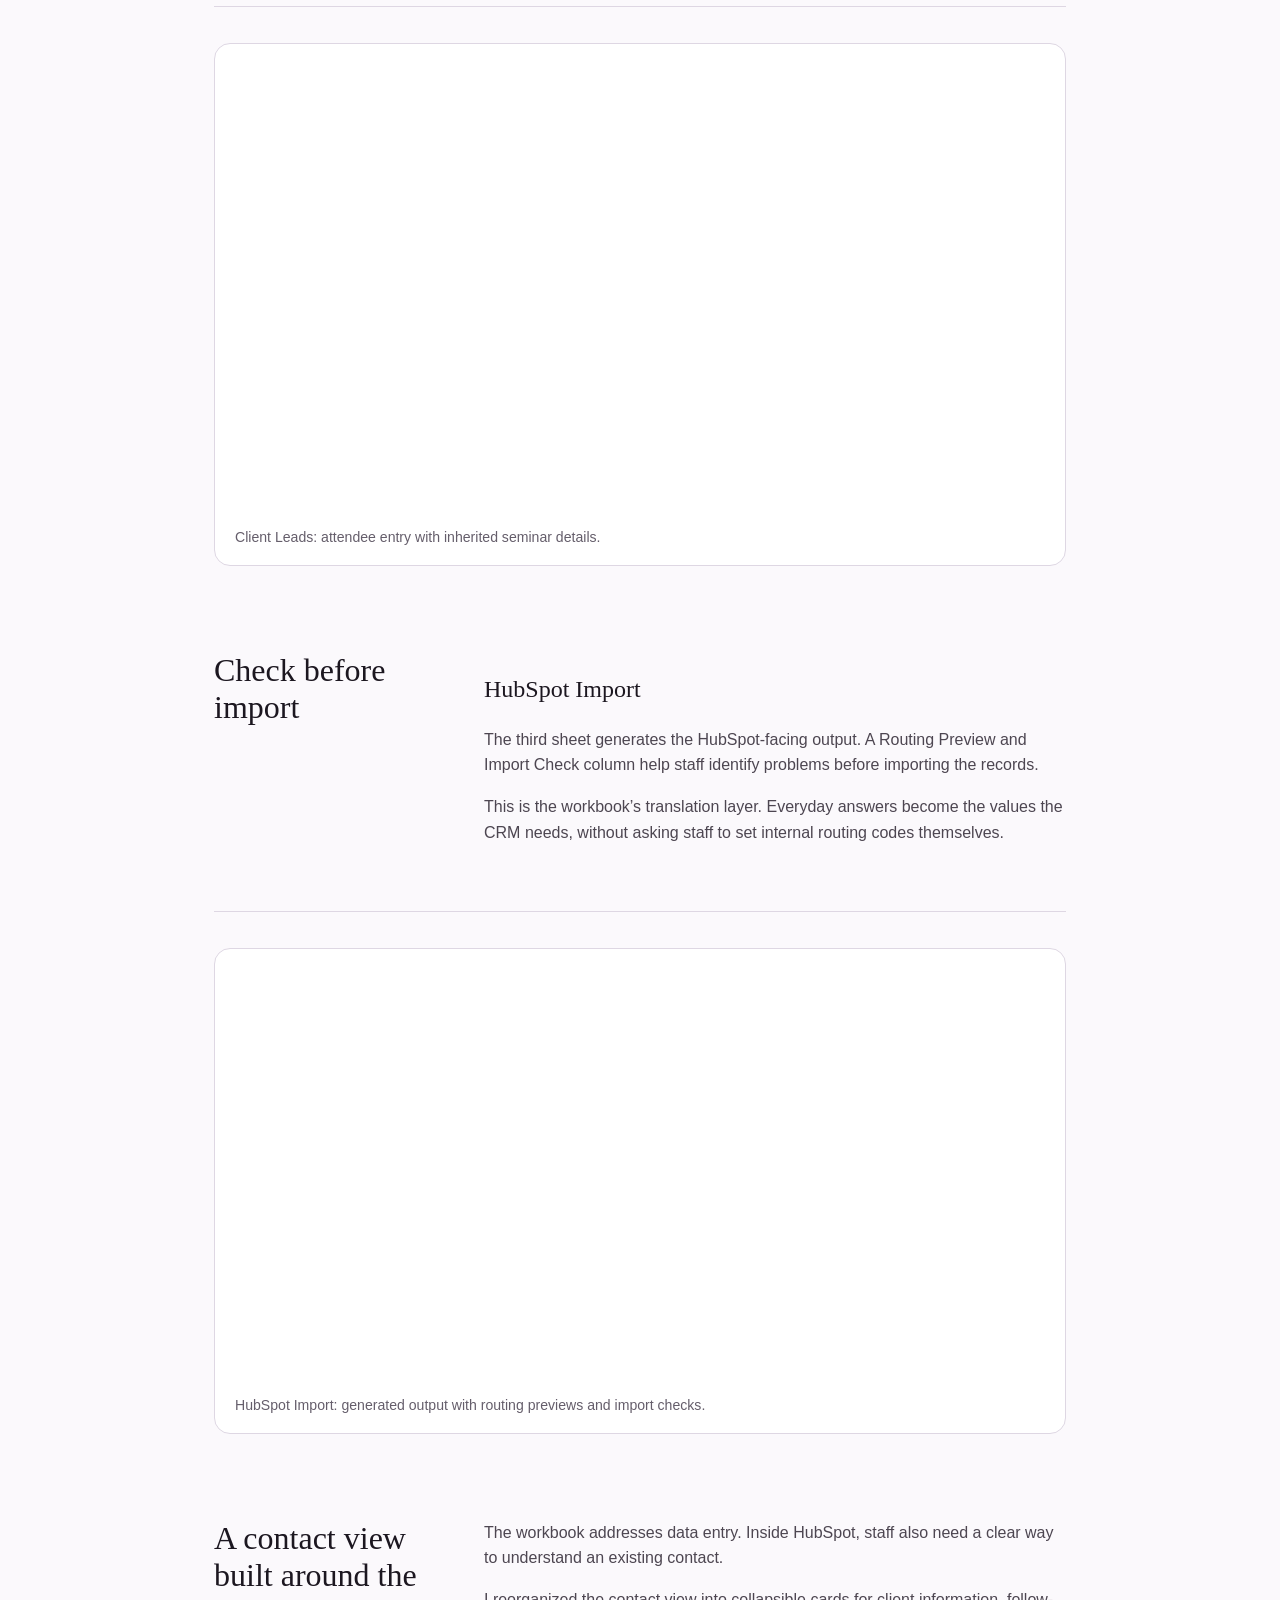
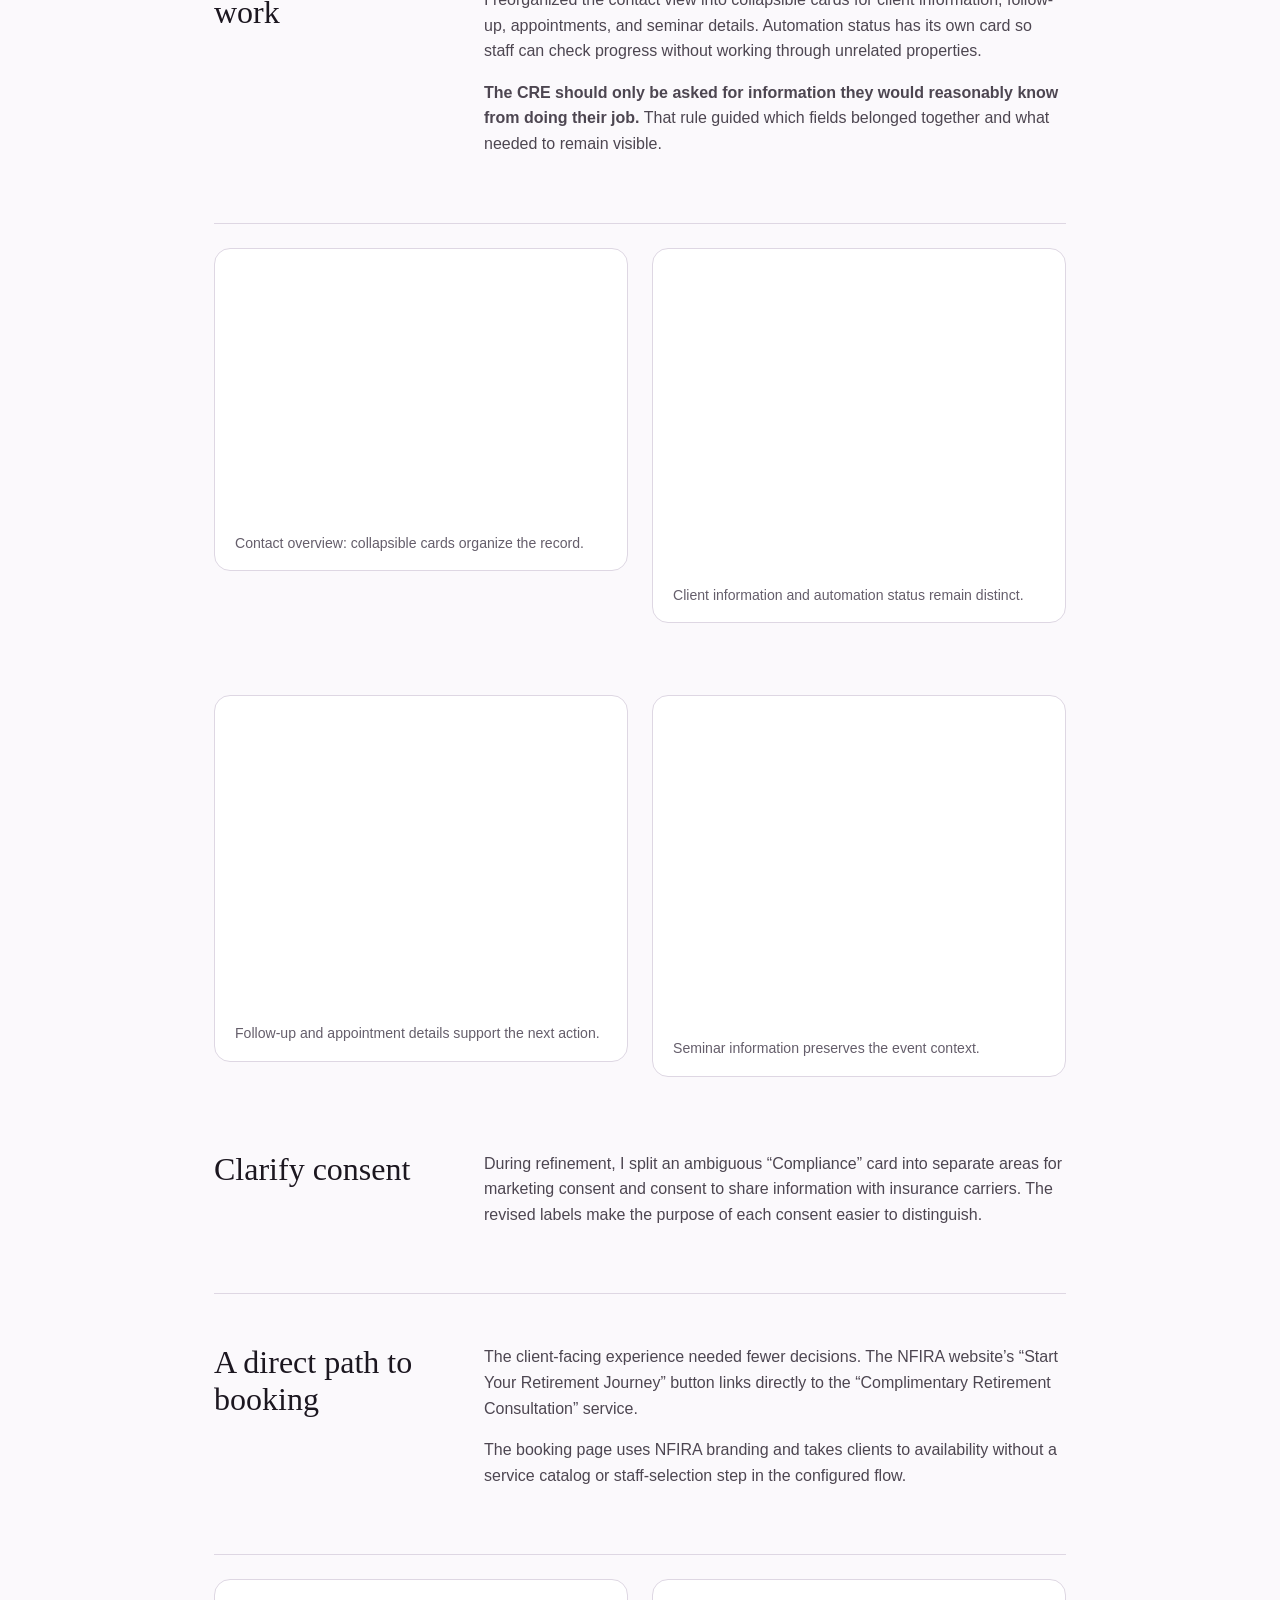
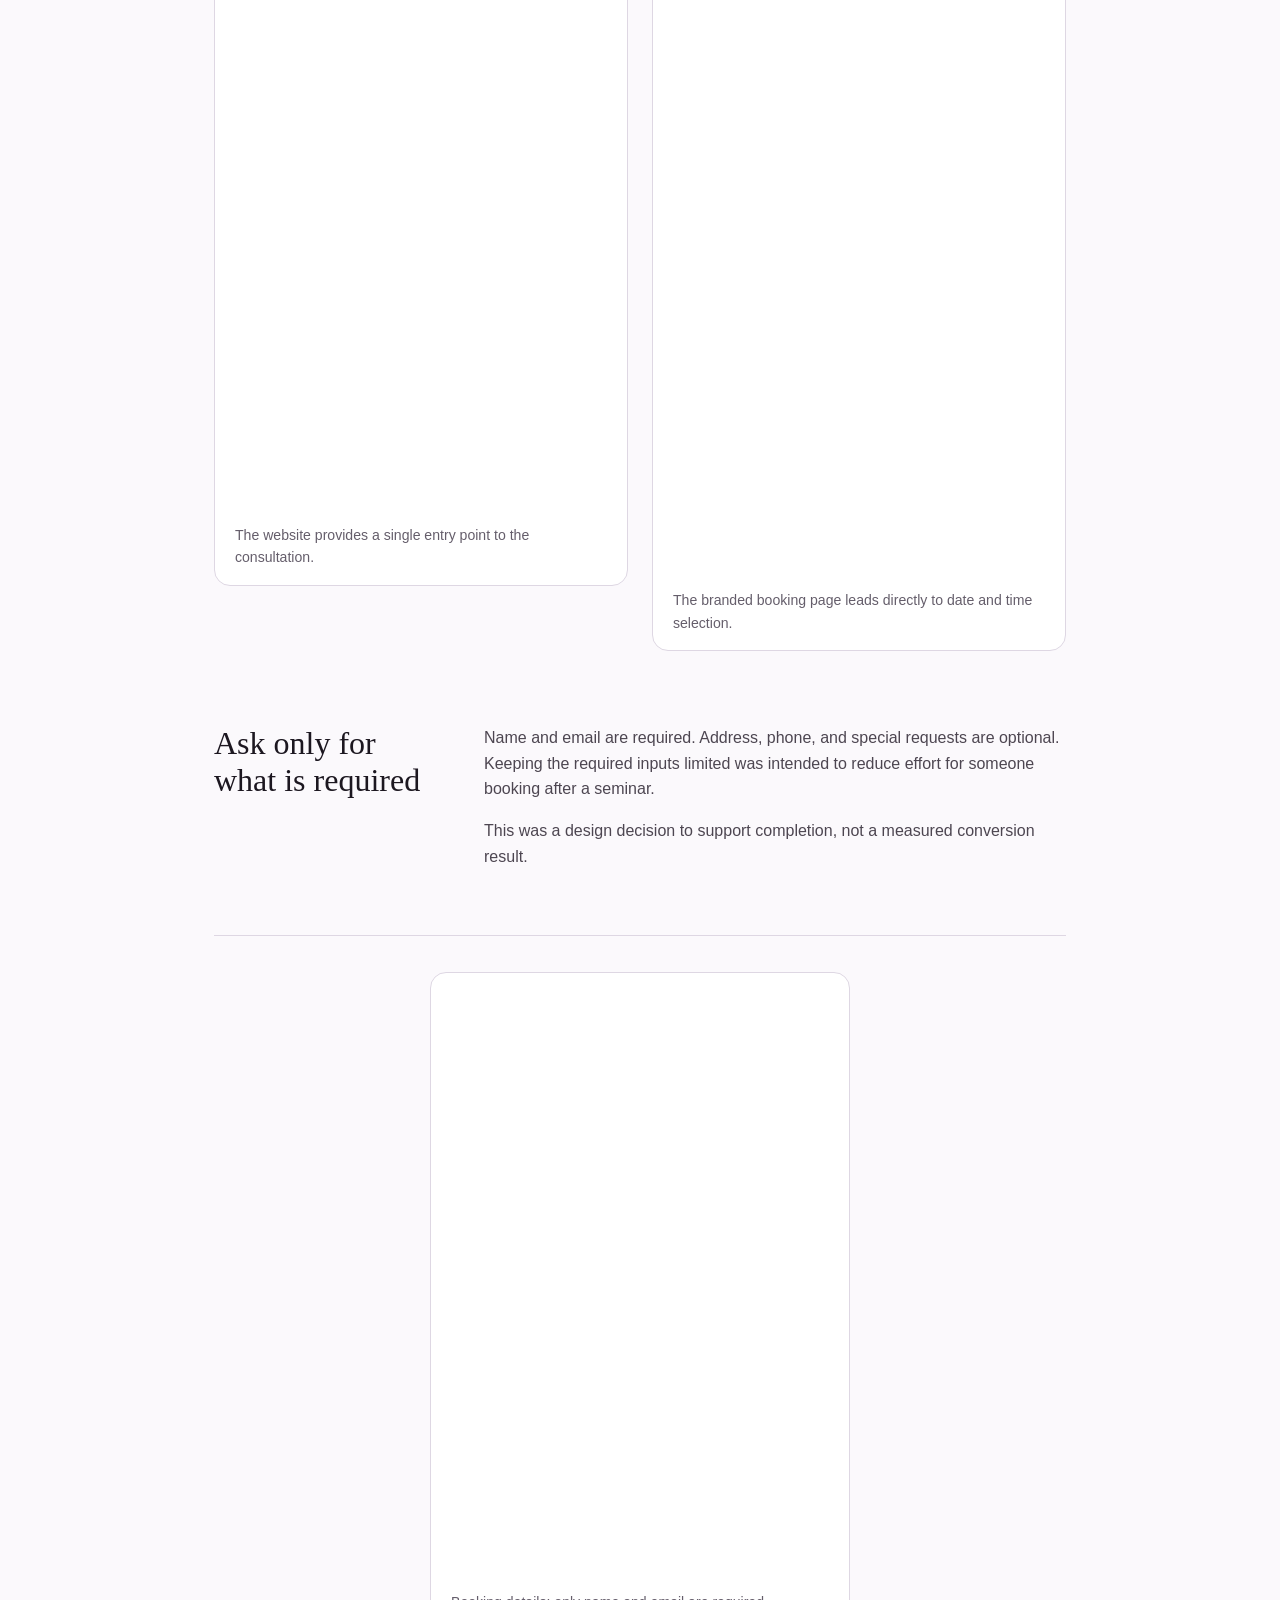
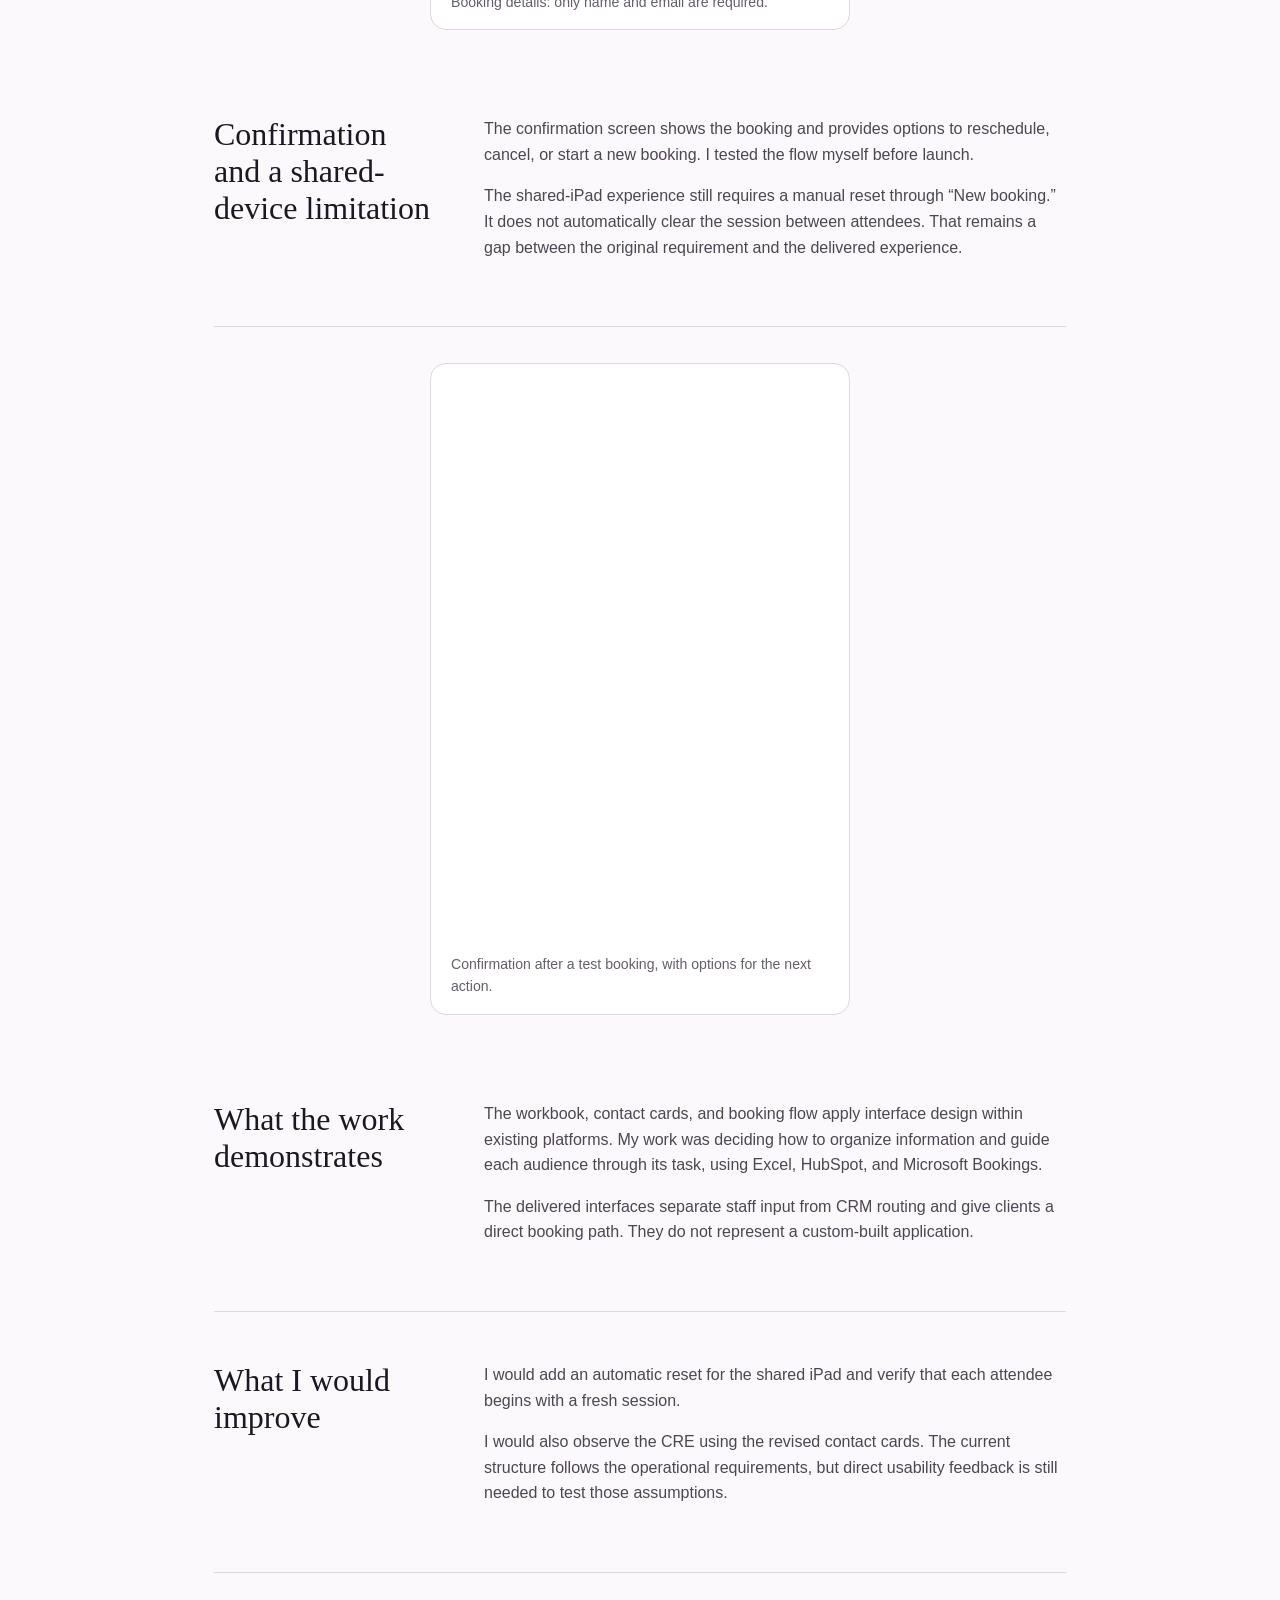
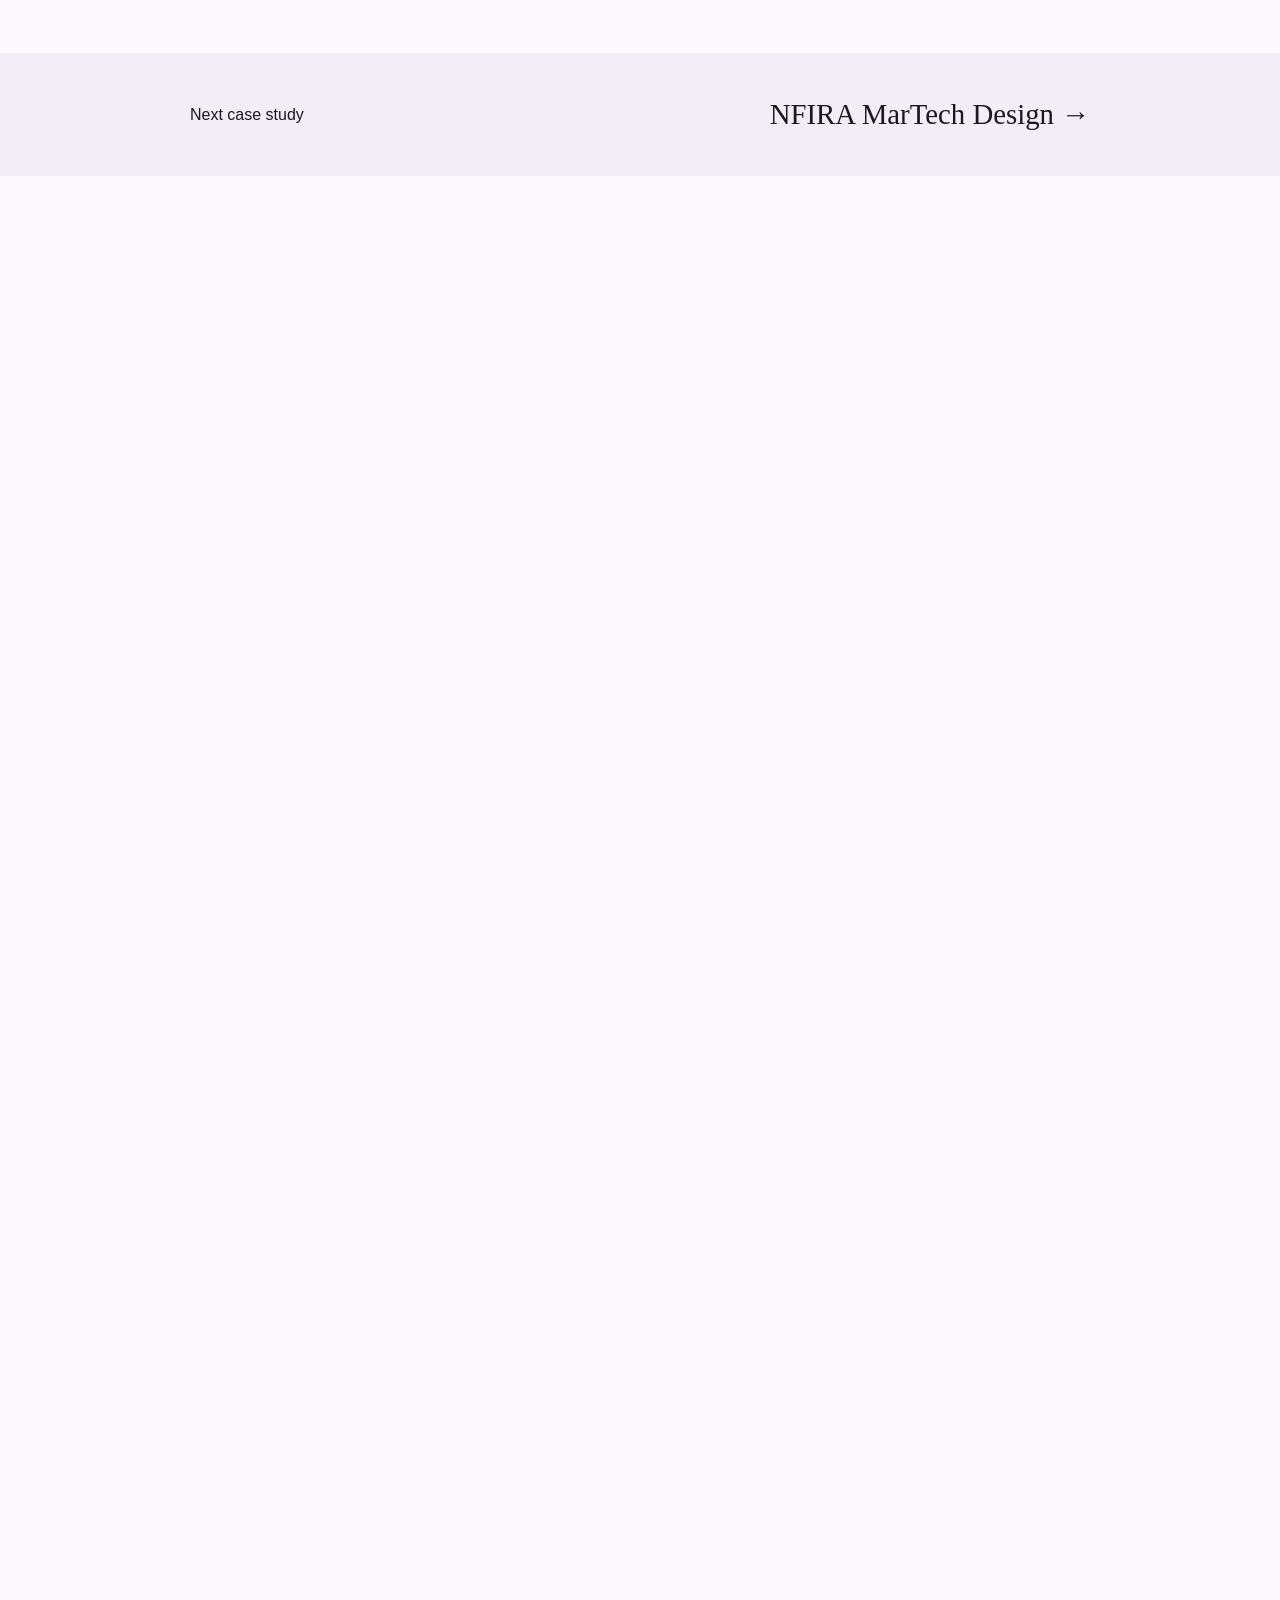
<file: nfira-ui-ux.html>
<!doctype html><html lang="en"><head><meta charset="utf-8"><meta name="viewport" content="width=device-width,initial-scale=1"><meta http-equiv="refresh" content="0;url=case-studies/nfira-ui-ux.html"><title>NFIRA UI/UX | Paga Yang</title></head><body><p><a href="case-studies/nfira-ui-ux.html">NFIRA UI/UX</a></p></body></html>
</file>
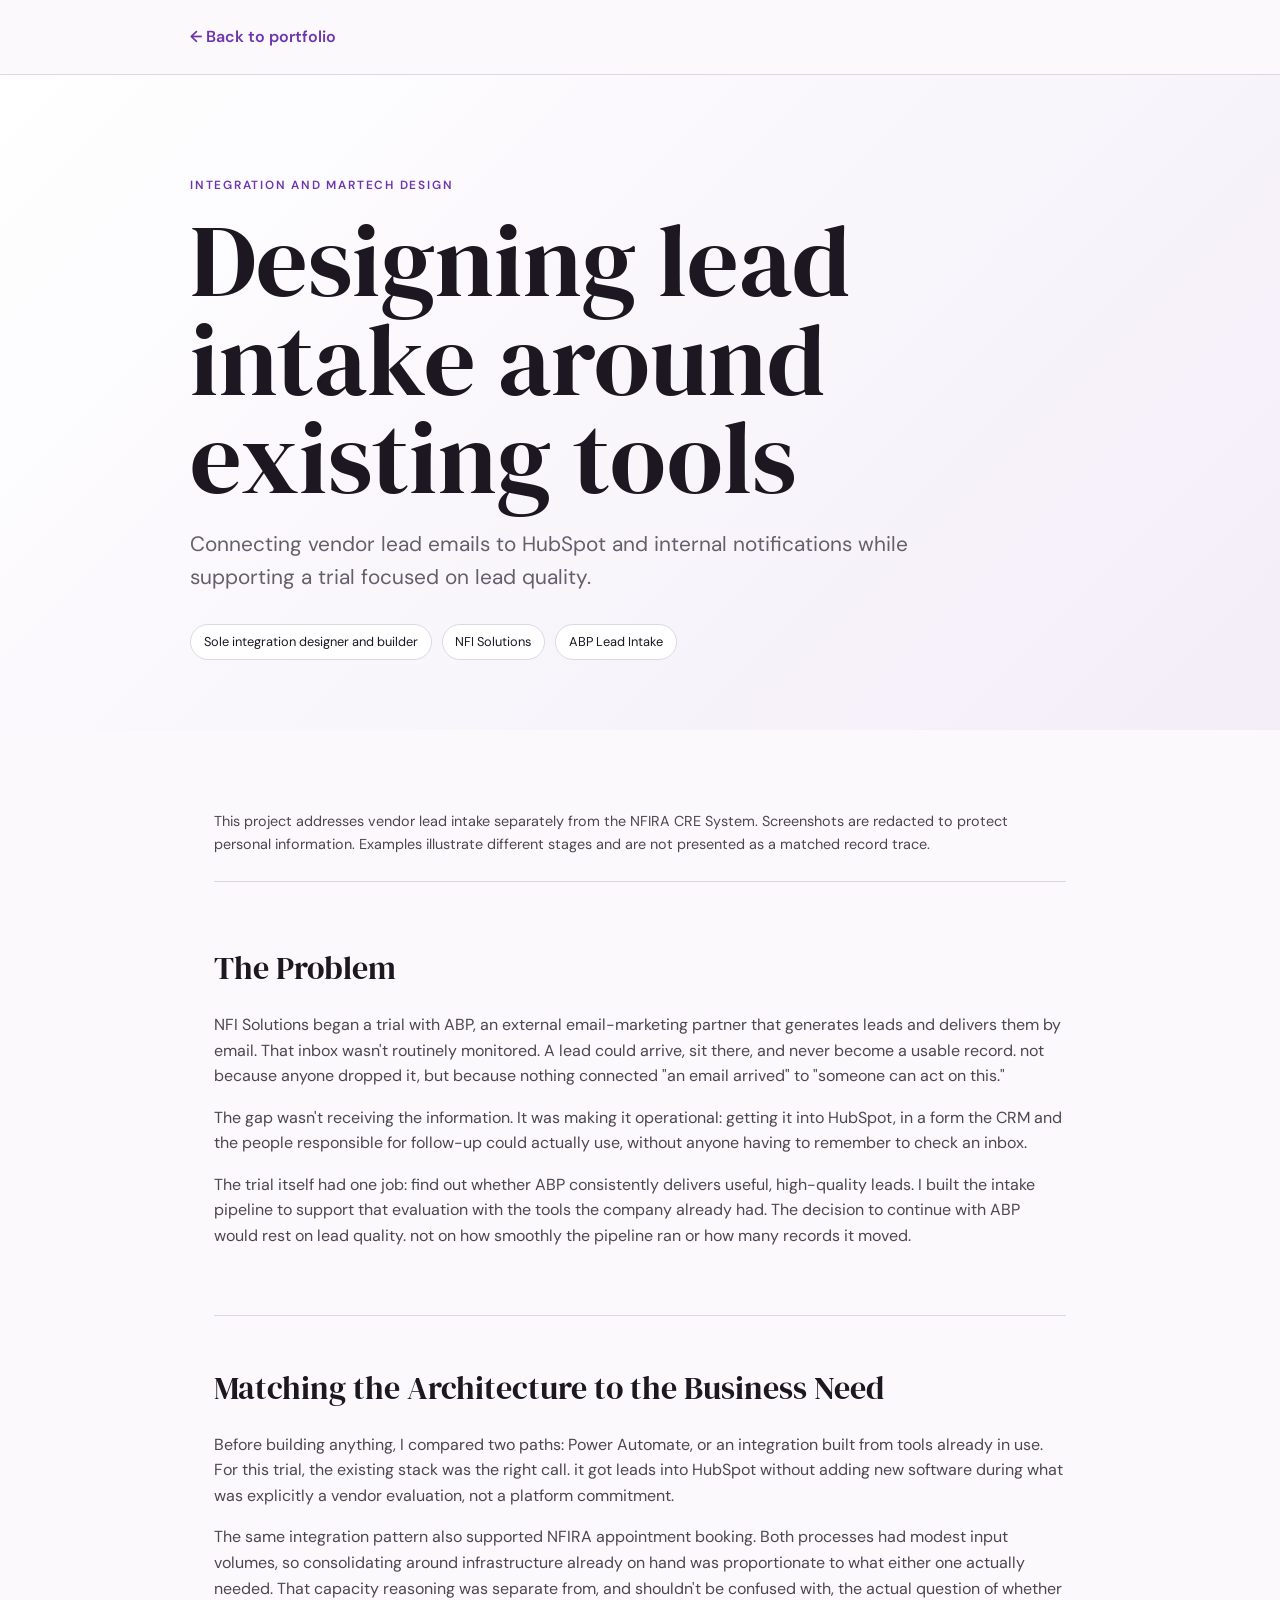
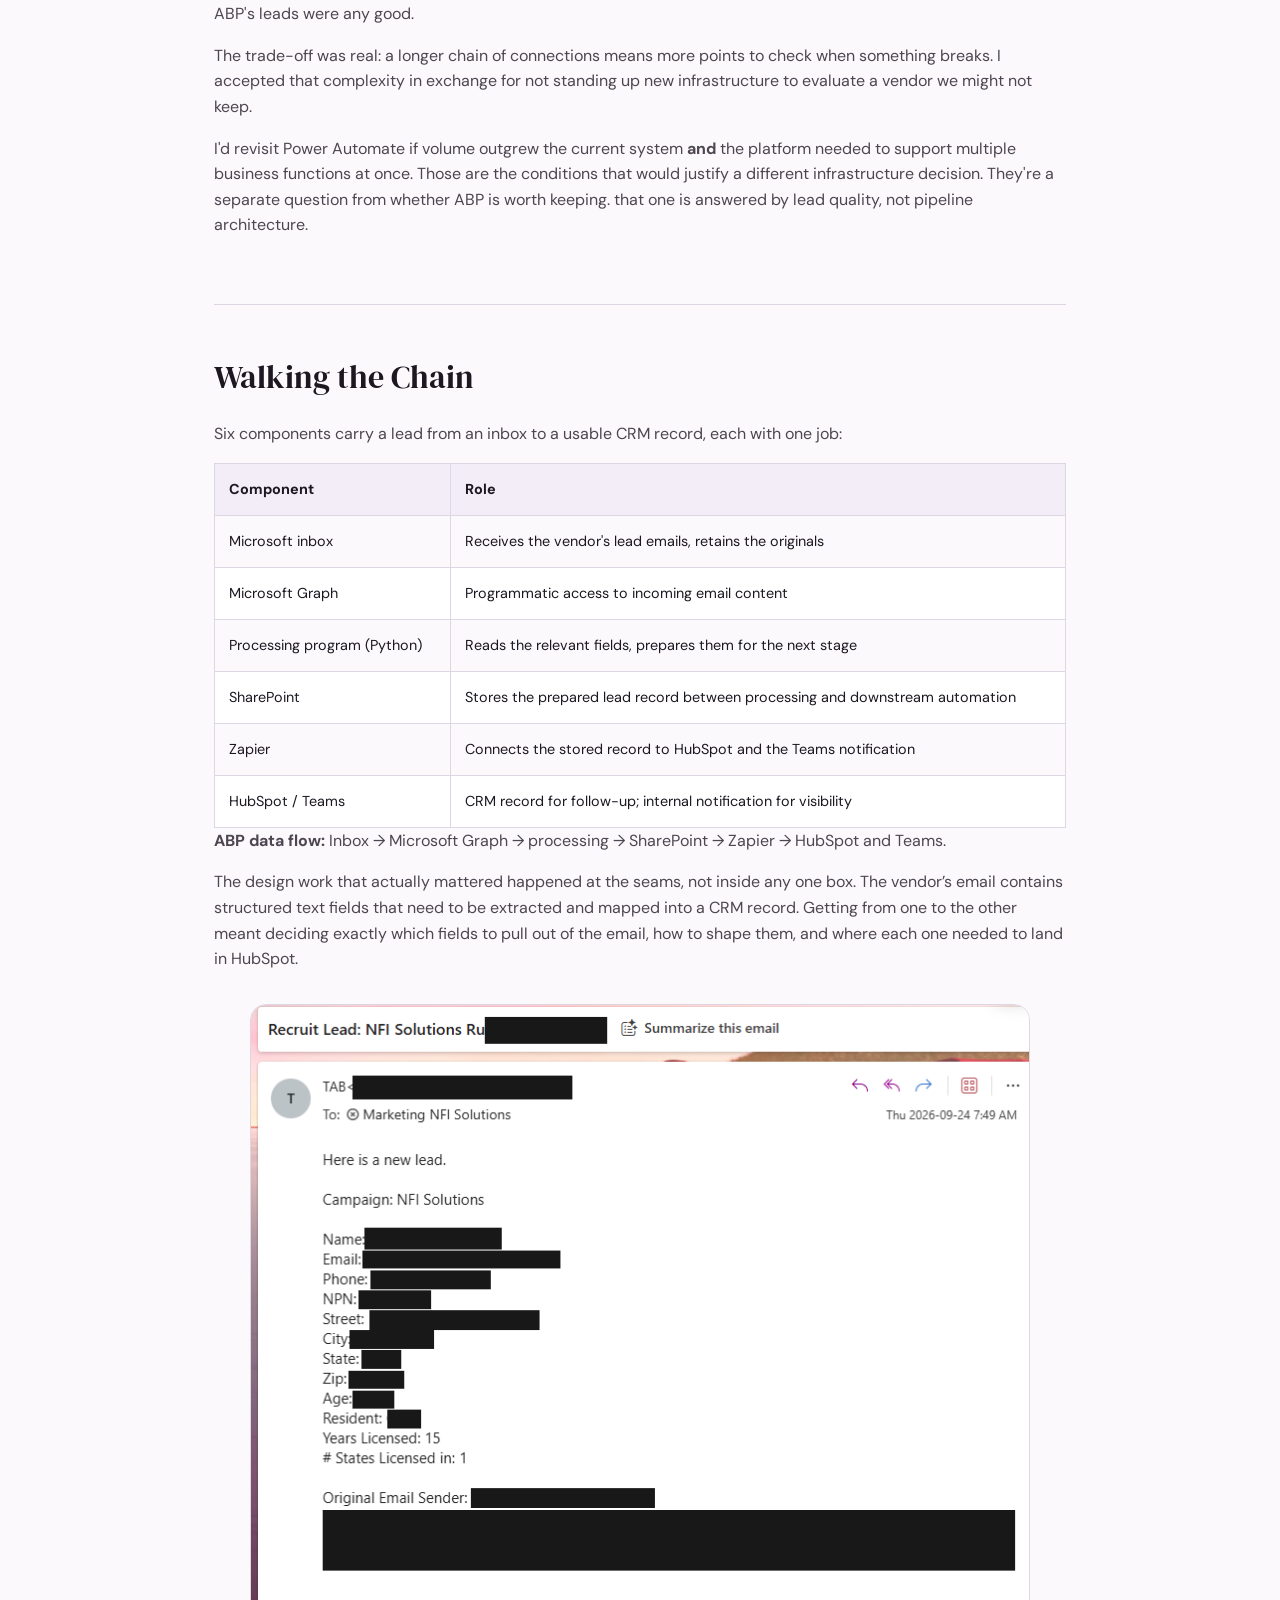
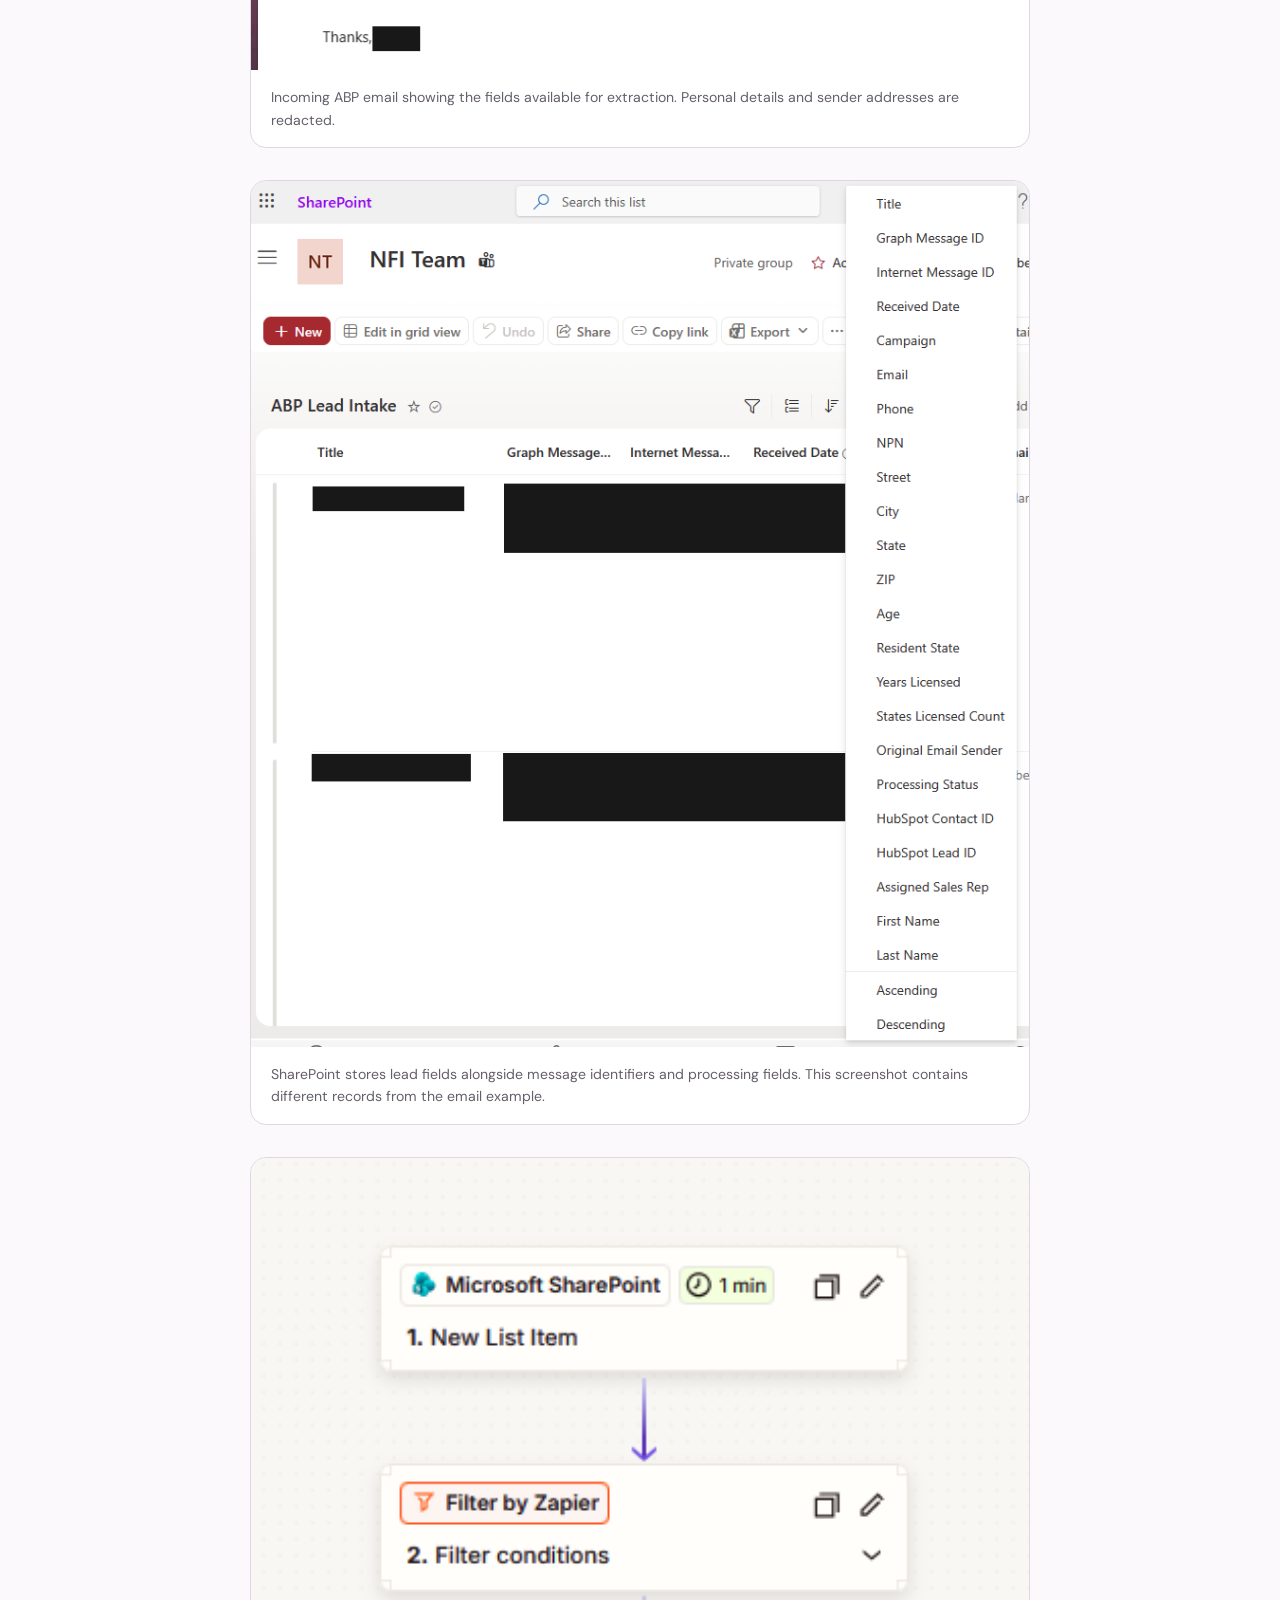
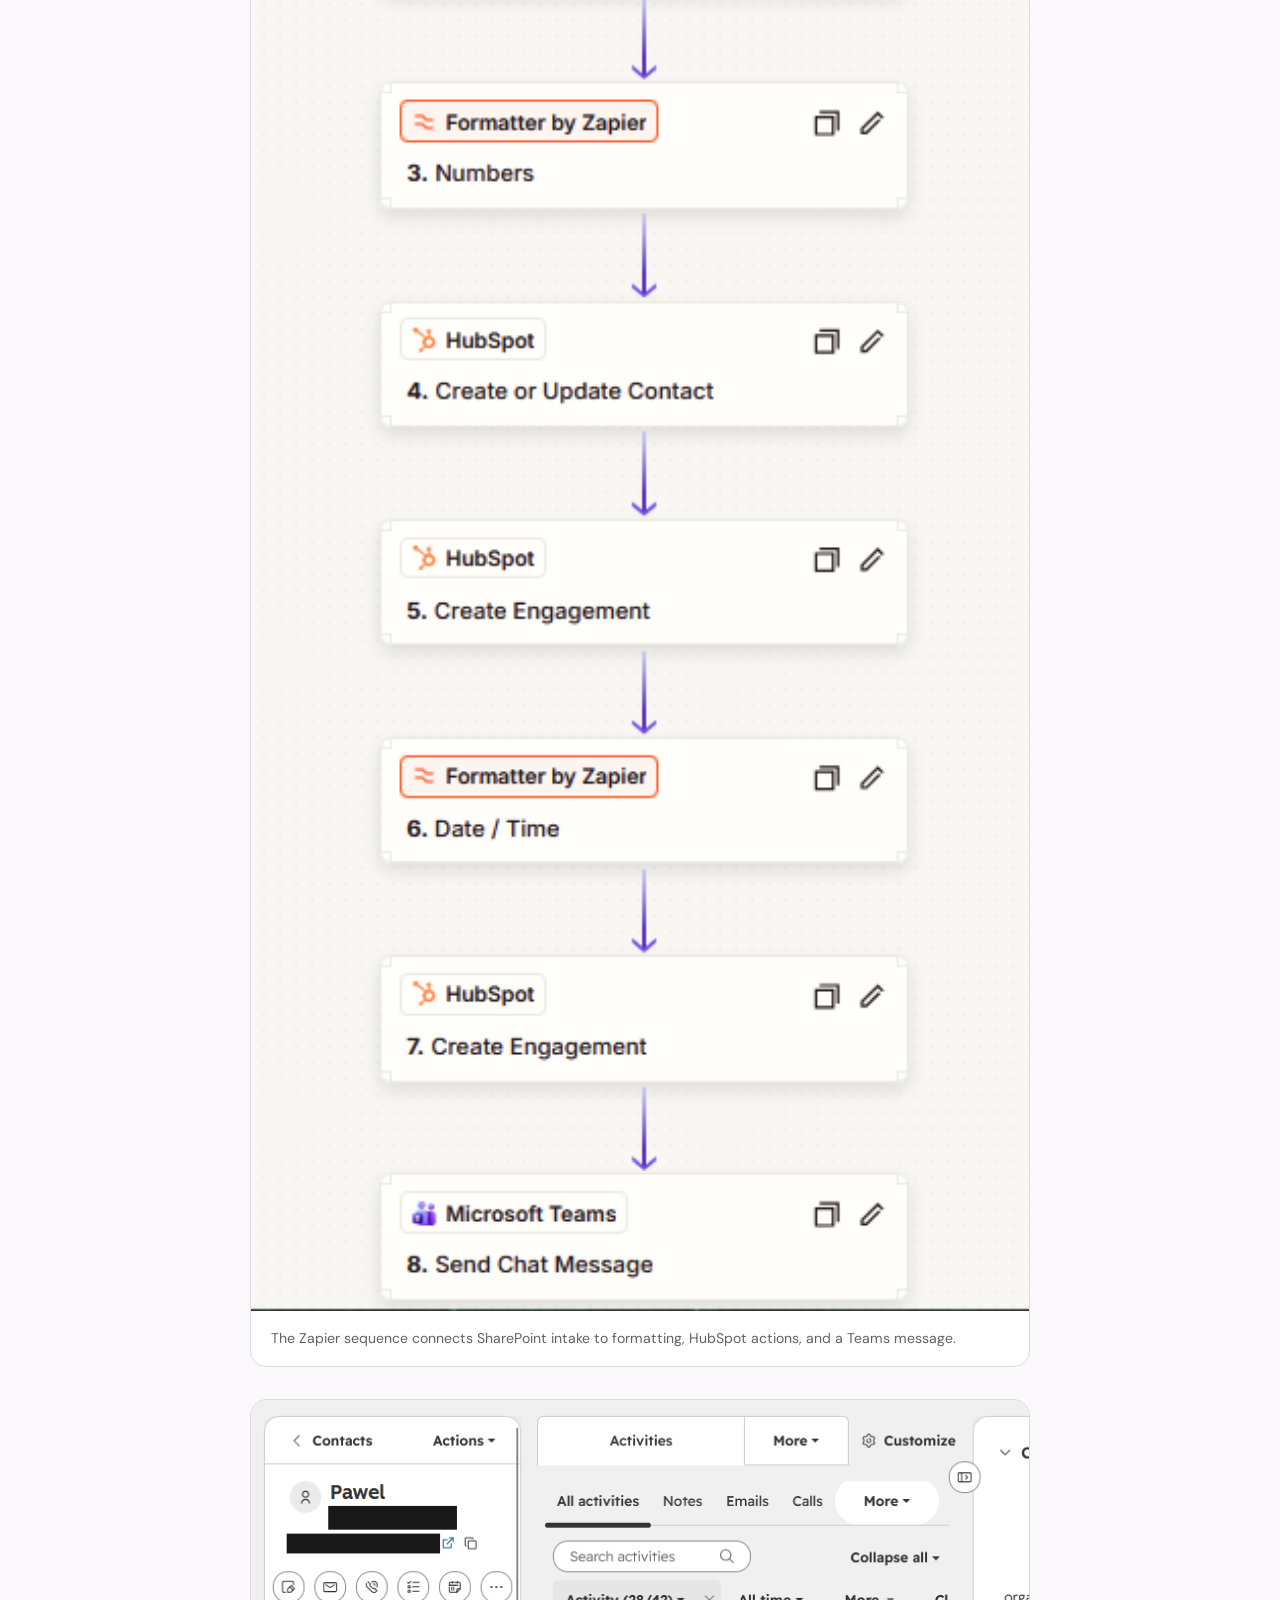
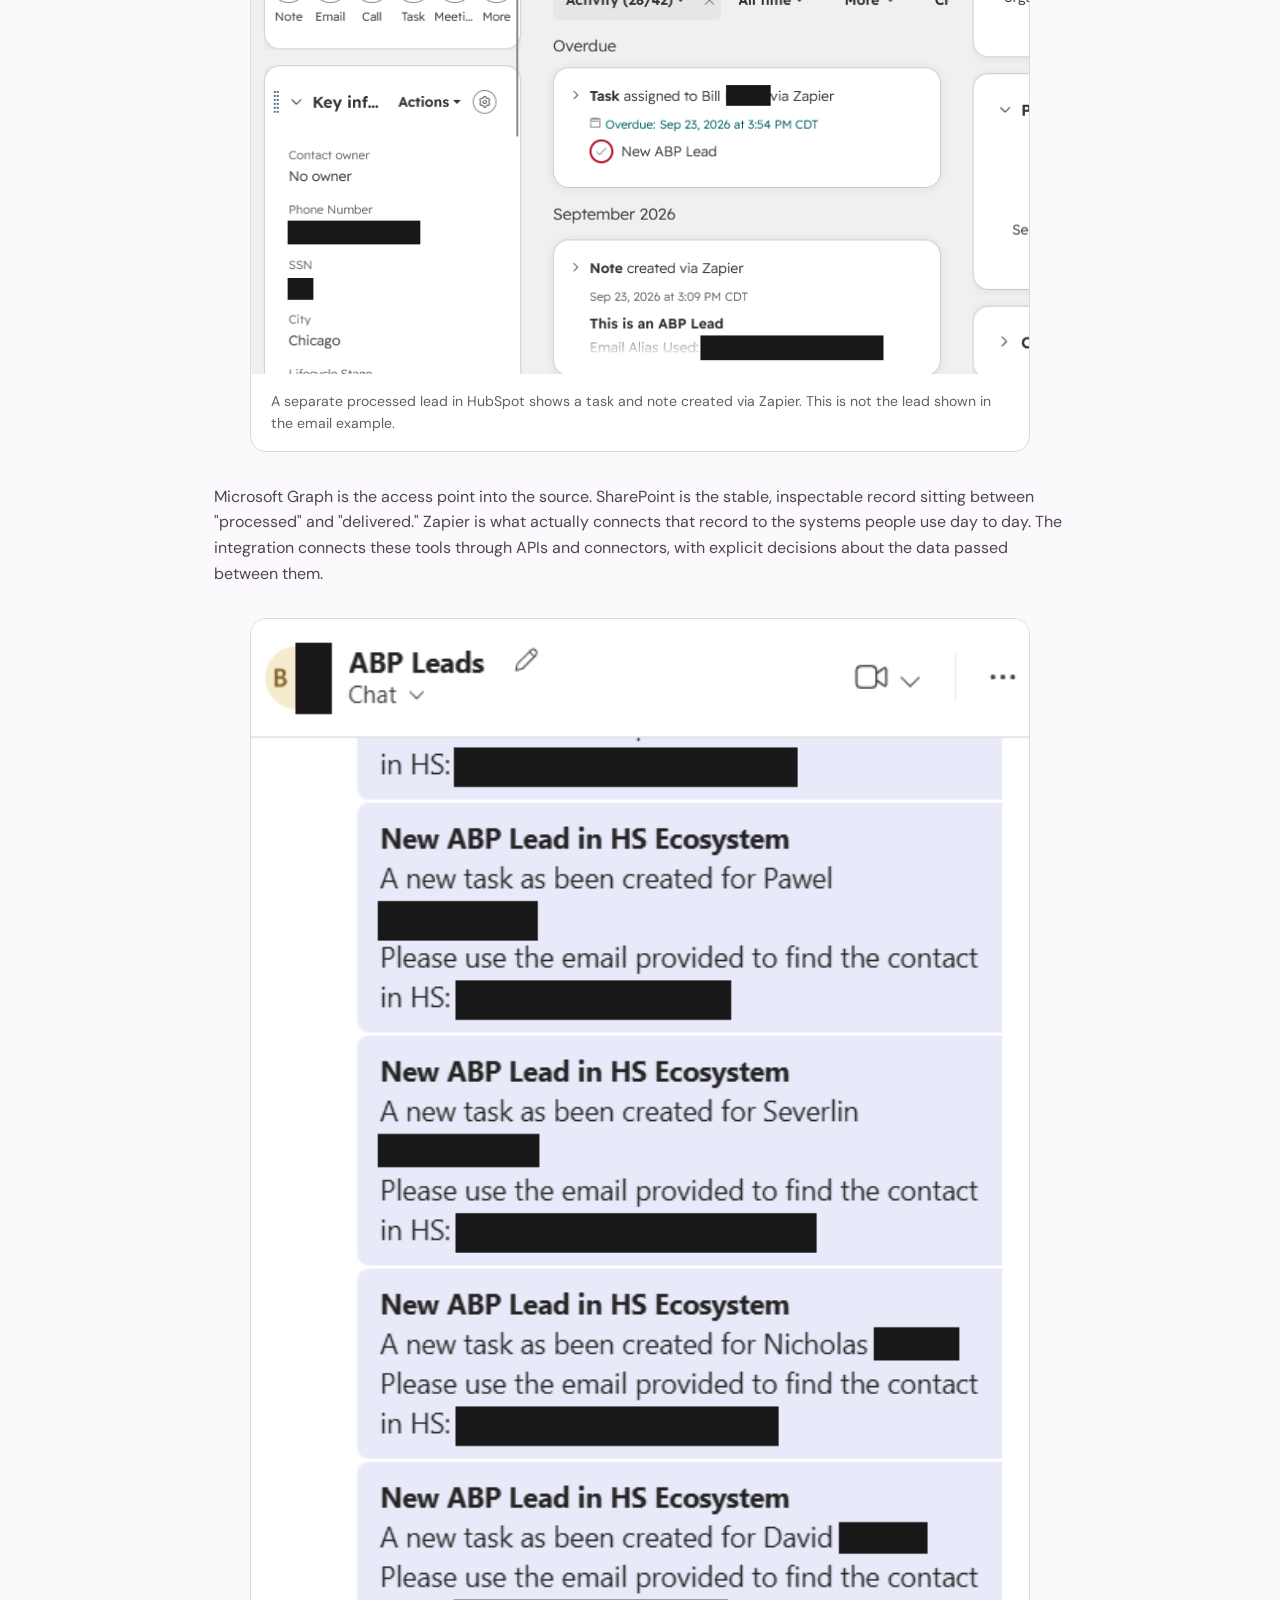
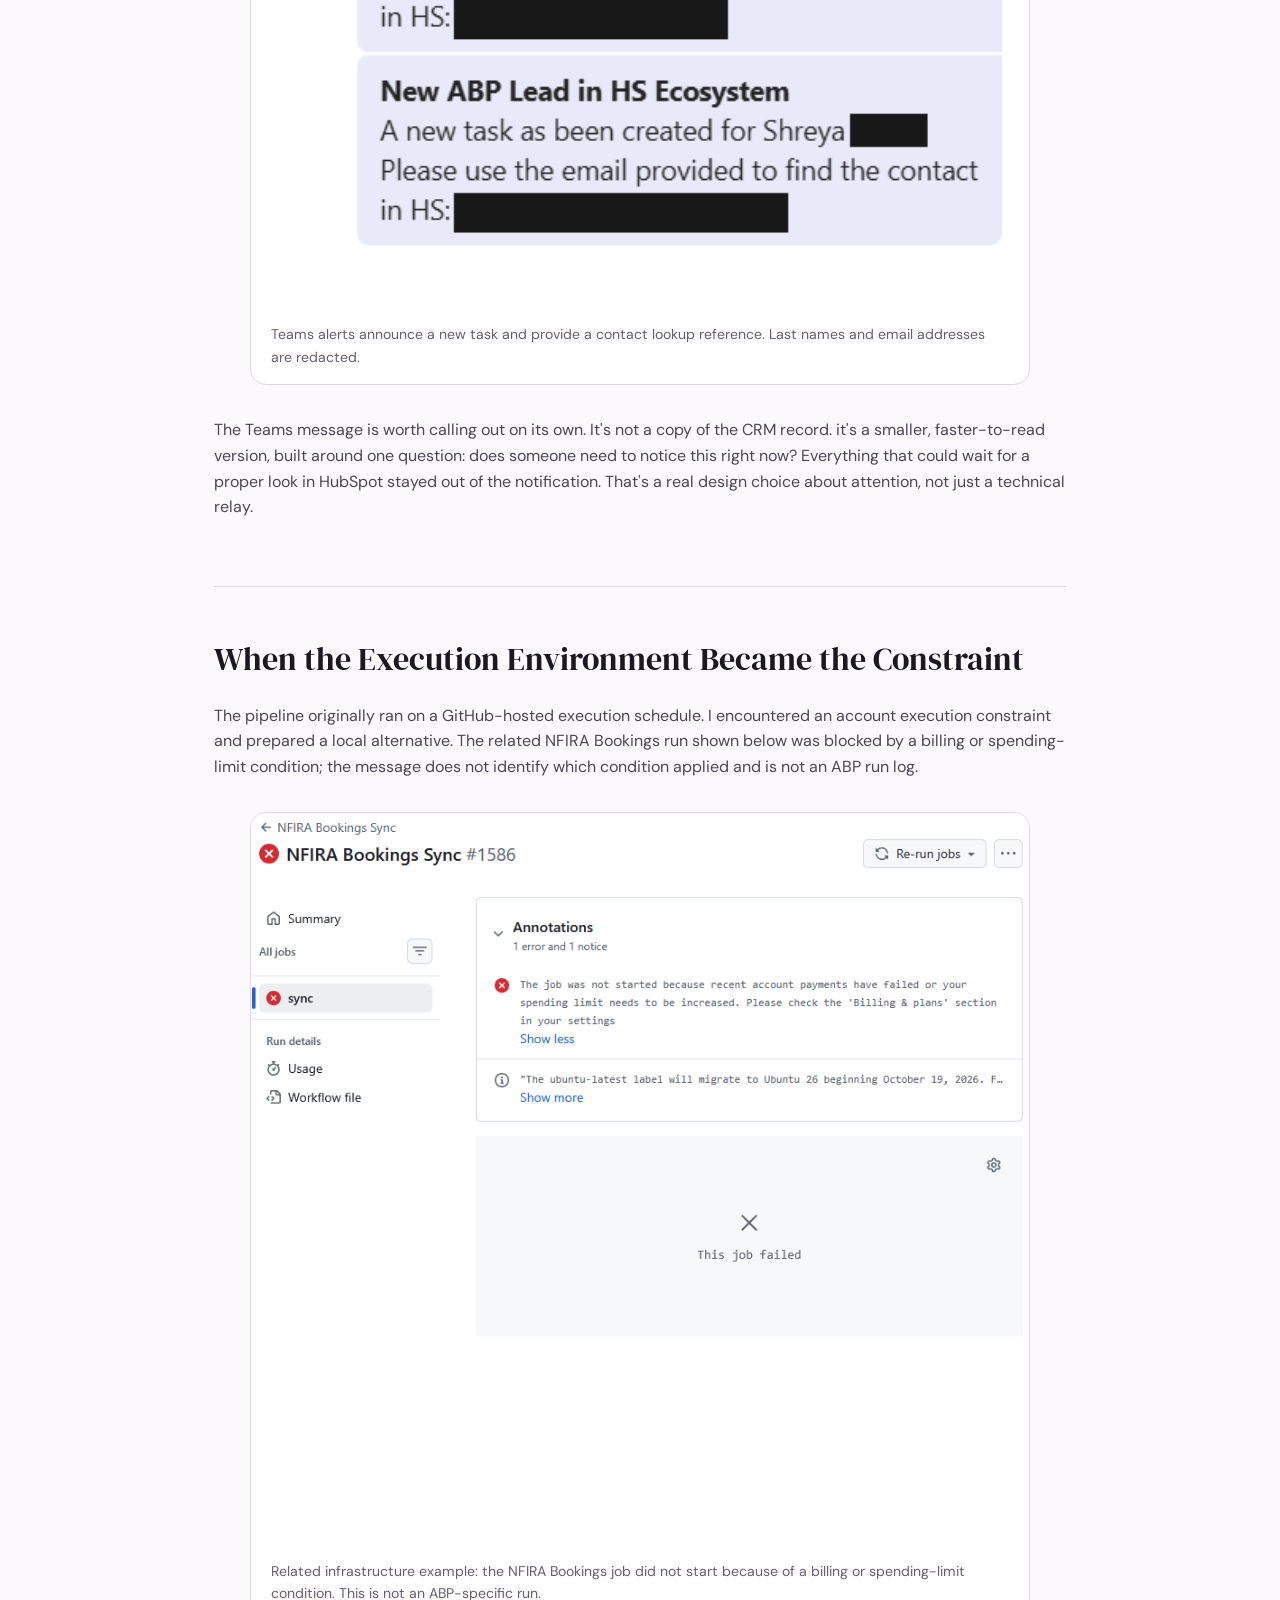
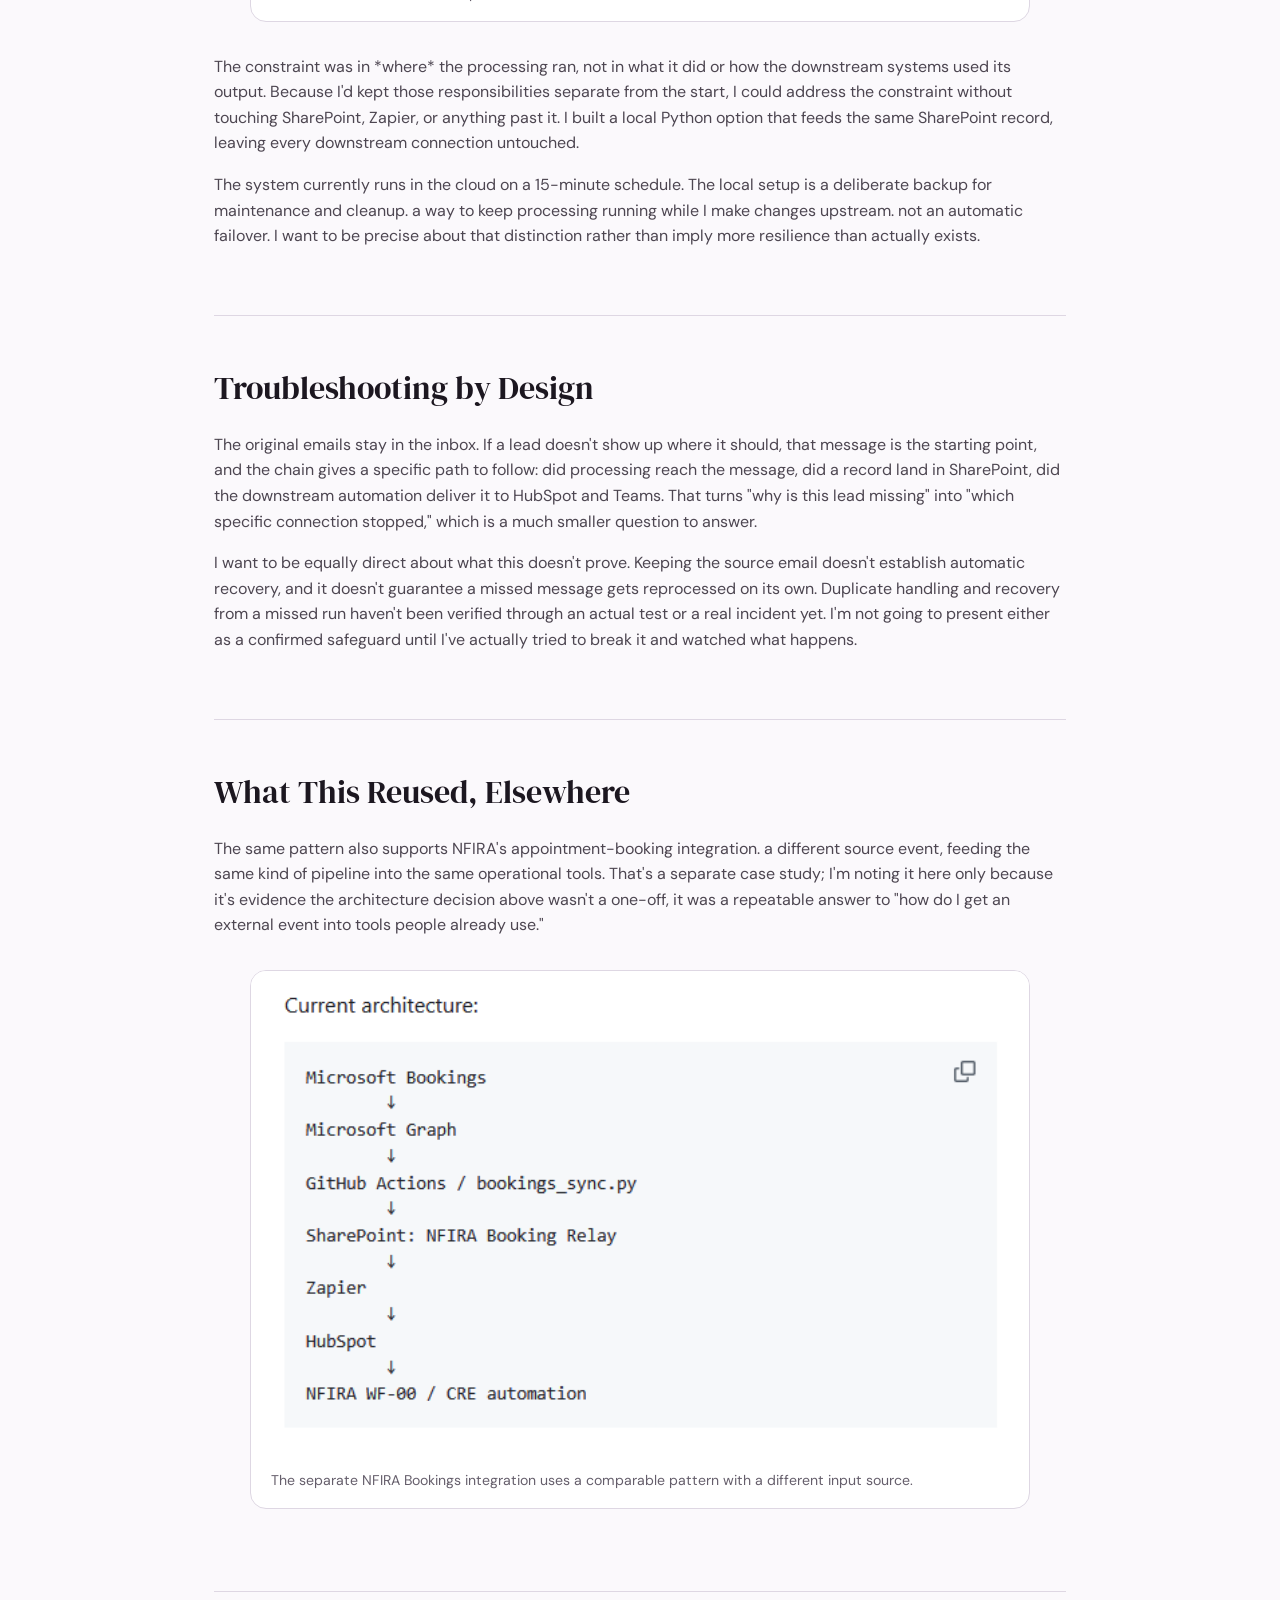
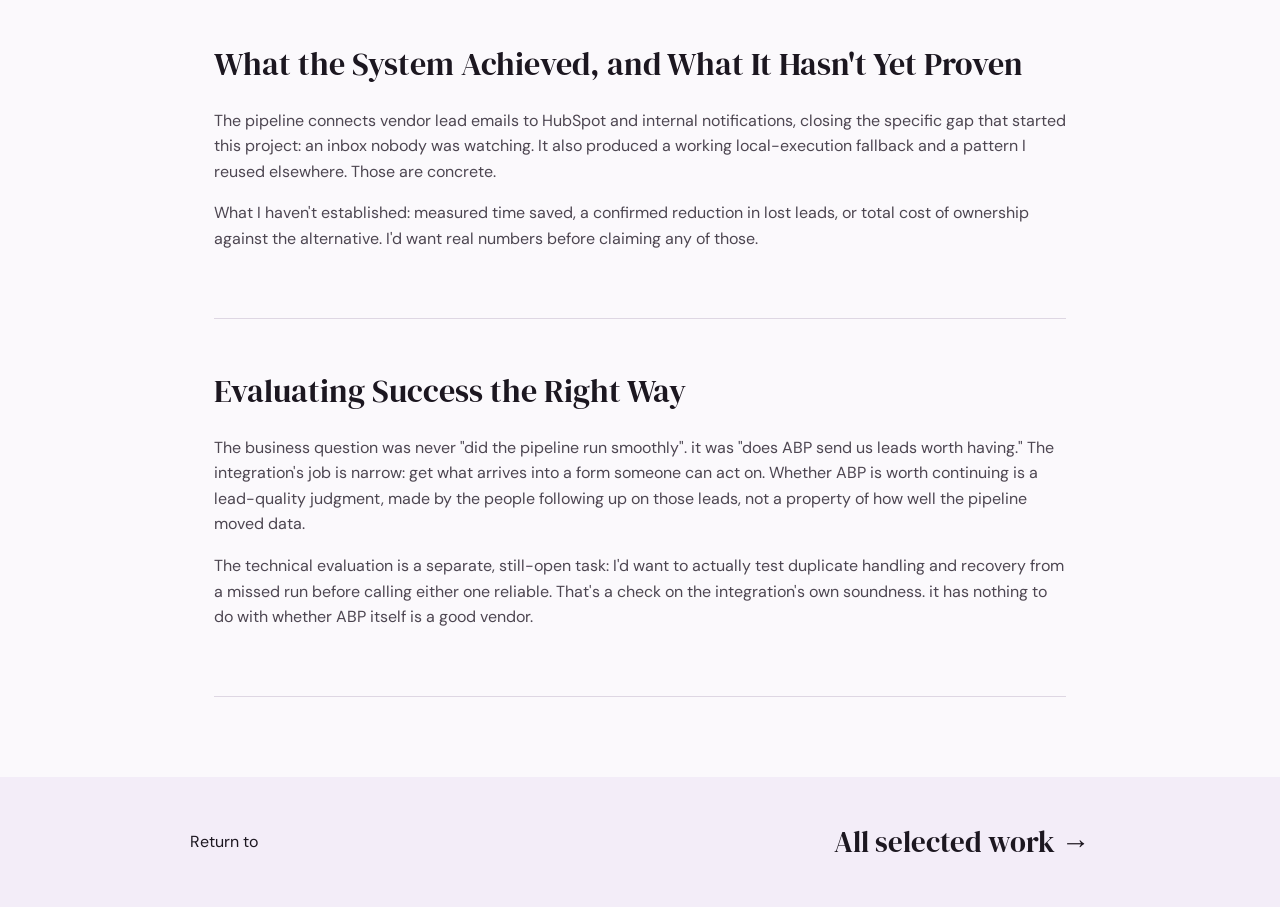
<file: case-studies/abp-integration.html>
<!doctype html><html lang="en"><head><meta charset="utf-8"><meta name="viewport" content="width=device-width,initial-scale=1"><meta name="description" content="ABP lead intake integration case study by Paga Yang: connecting email leads to HubSpot using existing tools."><title>ABP Lead Intake | Paga Yang</title><link rel="stylesheet" href="../styles.css"></head><body><a class="skip-link" href="#main">Skip to content</a><header class="case-header"><a class="back-link" href="../index.html#work">← Back to portfolio</a></header><main id="main"><section class="case-hero"><p class="eyebrow">Integration and MarTech design</p><h1>Designing lead intake around existing tools</h1><p class="case-summary">Connecting vendor lead emails to HubSpot and internal notifications while supporting a trial focused on lead quality.</p><div class="case-meta"><span>Sole integration designer and builder</span><span>NFI Solutions</span><span>ABP Lead Intake</span></div></section><article class="case-body ui-case"><p class="ui-note">This project addresses vendor lead intake separately from the NFIRA CRE System. Screenshots are redacted to protect personal information. Examples illustrate different stages and are not presented as a matched record trace.</p><section class="abp-section"><h2>The Problem</h2><div><p>NFI Solutions began a trial with ABP, an external email-marketing partner that generates leads and delivers them by email. That inbox wasn&#x27;t routinely monitored. A lead could arrive, sit there, and never become a usable record. not because anyone dropped it, but because nothing connected &quot;an email arrived&quot; to &quot;someone can act on this.&quot;</p><p>The gap wasn&#x27;t receiving the information. It was making it operational: getting it into HubSpot, in a form the CRM and the people responsible for follow-up could actually use, without anyone having to remember to check an inbox.</p><p>The trial itself had one job: find out whether ABP consistently delivers useful, high-quality leads. I built the intake pipeline to support that evaluation with the tools the company already had. The decision to continue with ABP would rest on lead quality. not on how smoothly the pipeline ran or how many records it moved.</p></div></section><section class="abp-section"><h2>Matching the Architecture to the Business Need</h2><div><p>Before building anything, I compared two paths: Power Automate, or an integration built from tools already in use. For this trial, the existing stack was the right call. it got leads into HubSpot without adding new software during what was explicitly a vendor evaluation, not a platform commitment.</p><p>The same integration pattern also supported NFIRA appointment booking. Both processes had modest input volumes, so consolidating around infrastructure already on hand was proportionate to what either one actually needed. That capacity reasoning was separate from, and shouldn&#x27;t be confused with, the actual question of whether ABP&#x27;s leads were any good.</p><p>The trade-off was real: a longer chain of connections means more points to check when something breaks. I accepted that complexity in exchange for not standing up new infrastructure to evaluate a vendor we might not keep.</p><p>I&#x27;d revisit Power Automate if volume outgrew the current system <strong>and</strong> the platform needed to support multiple business functions at once. Those are the conditions that would justify a different infrastructure decision. They&#x27;re a separate question from whether ABP is worth keeping. that one is answered by lead quality, not pipeline architecture.</p></div></section><section class="abp-section"><h2>Walking the Chain</h2><div><p>Six components carry a lead from an inbox to a usable CRM record, each with one job:</p><div class="workflow-table-wrap" role="region" aria-label="Integration components" tabindex="0"><table class="workflow-reference"><thead><tr><th scope="col">Component</th><th scope="col">Role</th></tr></thead><tbody><tr><td>Microsoft inbox</td><td>Receives the vendor&#x27;s lead emails, retains the originals</td></tr><tr><td>Microsoft Graph</td><td>Programmatic access to incoming email content</td></tr><tr><td>Processing program (Python)</td><td>Reads the relevant fields, prepares them for the next stage</td></tr><tr><td>SharePoint</td><td>Stores the prepared lead record between processing and downstream automation</td></tr><tr><td>Zapier</td><td>Connects the stored record to HubSpot and the Teams notification</td></tr><tr><td>HubSpot / Teams</td><td>CRM record for follow-up; internal notification for visibility</td></tr></tbody></table></div><p><strong>ABP data flow:</strong> Inbox → Microsoft Graph → processing → SharePoint → Zapier → HubSpot and Teams.</p><p>The design work that actually mattered happened at the seams, not inside any one box. The vendor’s email contains structured text fields that need to be extracted and mapped into a CRM record. Getting from one to the other meant deciding exactly which fields to pull out of the email, how to shape them, and where each one needed to land in HubSpot.</p><figure class="ui-figure abp-figure"><img src="../assets/abp-integration/lead-email.png" width="782" height="669" loading="lazy" alt="Incoming ABP email showing the fields available for extraction. Personal details and sender addresses are redacted."><figcaption>Incoming ABP email showing the fields available for extraction. Personal details and sender addresses are redacted.</figcaption></figure><figure class="ui-figure abp-figure"><img src="../assets/abp-integration/sharepoint-records.png" width="821" height="913" loading="lazy" alt="SharePoint stores lead fields alongside message identifiers and processing fields. This screenshot contains different records from the email example."><figcaption>SharePoint stores lead fields alongside message identifiers and processing fields. This screenshot contains different records from the email example.</figcaption></figure><figure class="ui-figure abp-figure"><img src="../assets/abp-integration/zapier-flow.png" width="382" height="861" loading="lazy" alt="The Zapier sequence connects SharePoint intake to formatting, HubSpot actions, and a Teams message."><figcaption>The Zapier sequence connects SharePoint intake to formatting, HubSpot actions, and a Teams message.</figcaption></figure><figure class="ui-figure abp-figure"><img src="../assets/abp-integration/hubspot-output.png" width="786" height="580" loading="lazy" alt="A separate processed lead in HubSpot shows a task and note created via Zapier. This is not the lead shown in the email example."><figcaption>A separate processed lead in HubSpot shows a task and note created via Zapier. This is not the lead shown in the email example.</figcaption></figure><p>Microsoft Graph is the access point into the source. SharePoint is the stable, inspectable record sitting between &quot;processed&quot; and &quot;delivered.&quot; Zapier is what actually connects that record to the systems people use day to day. The integration connects these tools through APIs and connectors, with explicit decisions about the data passed between them.</p><figure class="ui-figure abp-figure"><img src="../assets/abp-integration/teams-alerts.png" width="491" height="813" loading="lazy" alt="Teams alerts announce a new task and provide a contact lookup reference. Last names and email addresses are redacted."><figcaption>Teams alerts announce a new task and provide a contact lookup reference. Last names and email addresses are redacted.</figcaption></figure><p>The Teams message is worth calling out on its own. It&#x27;s not a copy of the CRM record. it&#x27;s a smaller, faster-to-read version, built around one question: does someone need to notice this right now? Everything that could wait for a proper look in HubSpot stayed out of the notification. That&#x27;s a real design choice about attention, not just a technical relay.</p></div></section><section class="abp-section"><h2>When the Execution Environment Became the Constraint</h2><div><p>The pipeline originally ran on a GitHub-hosted execution schedule. I encountered an account execution constraint and prepared a local alternative. The related NFIRA Bookings run shown below was blocked by a billing or spending-limit condition; the message does not identify which condition applied and is not an ABP run log.</p><figure class="ui-figure abp-figure"><img src="../assets/abp-integration/github-execution-error.png" width="862" height="810" loading="lazy" alt="Related infrastructure example: the NFIRA Bookings job did not start because of a billing or spending-limit condition. This is not an ABP-specific run."><figcaption>Related infrastructure example: the NFIRA Bookings job did not start because of a billing or spending-limit condition. This is not an ABP-specific run.</figcaption></figure><p>The constraint was in *where* the processing ran, not in what it did or how the downstream systems used its output. Because I&#x27;d kept those responsibilities separate from the start, I could address the constraint without touching SharePoint, Zapier, or anything past it. I built a local Python option that feeds the same SharePoint record, leaving every downstream connection untouched.</p><p>The system currently runs in the cloud on a 15-minute schedule. The local setup is a deliberate backup for maintenance and cleanup. a way to keep processing running while I make changes upstream. not an automatic failover. I want to be precise about that distinction rather than imply more resilience than actually exists.</p></div></section><section class="abp-section"><h2>Troubleshooting by Design</h2><div><p>The original emails stay in the inbox. If a lead doesn&#x27;t show up where it should, that message is the starting point, and the chain gives a specific path to follow: did processing reach the message, did a record land in SharePoint, did the downstream automation deliver it to HubSpot and Teams. That turns &quot;why is this lead missing&quot; into &quot;which specific connection stopped,&quot; which is a much smaller question to answer.</p><p>I want to be equally direct about what this doesn&#x27;t prove. Keeping the source email doesn&#x27;t establish automatic recovery, and it doesn&#x27;t guarantee a missed message gets reprocessed on its own. Duplicate handling and recovery from a missed run haven&#x27;t been verified through an actual test or a real incident yet. I&#x27;m not going to present either as a confirmed safeguard until I&#x27;ve actually tried to break it and watched what happens.</p></div></section><section class="abp-section"><h2>What This Reused, Elsewhere</h2><div><p>The same pattern also supports NFIRA&#x27;s appointment-booking integration. a different source event, feeding the same kind of pipeline into the same operational tools. That&#x27;s a separate case study; I&#x27;m noting it here only because it&#x27;s evidence the architecture decision above wasn&#x27;t a one-off, it was a repeatable answer to &quot;how do I get an external event into tools people already use.&quot;</p><figure class="ui-figure abp-figure"><img src="../assets/abp-integration/bookings-reference.png" width="581" height="360" loading="lazy" alt="The separate NFIRA Bookings integration uses a comparable pattern with a different input source."><figcaption>The separate NFIRA Bookings integration uses a comparable pattern with a different input source.</figcaption></figure></div></section><section class="abp-section"><h2>What the System Achieved, and What It Hasn&#x27;t Yet Proven</h2><div><p>The pipeline connects vendor lead emails to HubSpot and internal notifications, closing the specific gap that started this project: an inbox nobody was watching. It also produced a working local-execution fallback and a pattern I reused elsewhere. Those are concrete.</p><p>What I haven&#x27;t established: measured time saved, a confirmed reduction in lost leads, or total cost of ownership against the alternative. I&#x27;d want real numbers before claiming any of those.</p></div></section><section class="abp-section"><h2>Evaluating Success the Right Way</h2><div><p>The business question was never &quot;did the pipeline run smoothly&quot;. it was &quot;does ABP send us leads worth having.&quot; The integration&#x27;s job is narrow: get what arrives into a form someone can act on. Whether ABP is worth continuing is a lead-quality judgment, made by the people following up on those leads, not a property of how well the pipeline moved data.</p><p>The technical evaluation is a separate, still-open task: I&#x27;d want to actually test duplicate handling and recovery from a missed run before calling either one reliable. That&#x27;s a check on the integration&#x27;s own soundness. it has nothing to do with whether ABP itself is a good vendor.</p></div></section></article></main><a class="next-case" href="../index.html#work"><span>Return to</span><strong>All selected work →</strong></a></body></html>
</file>
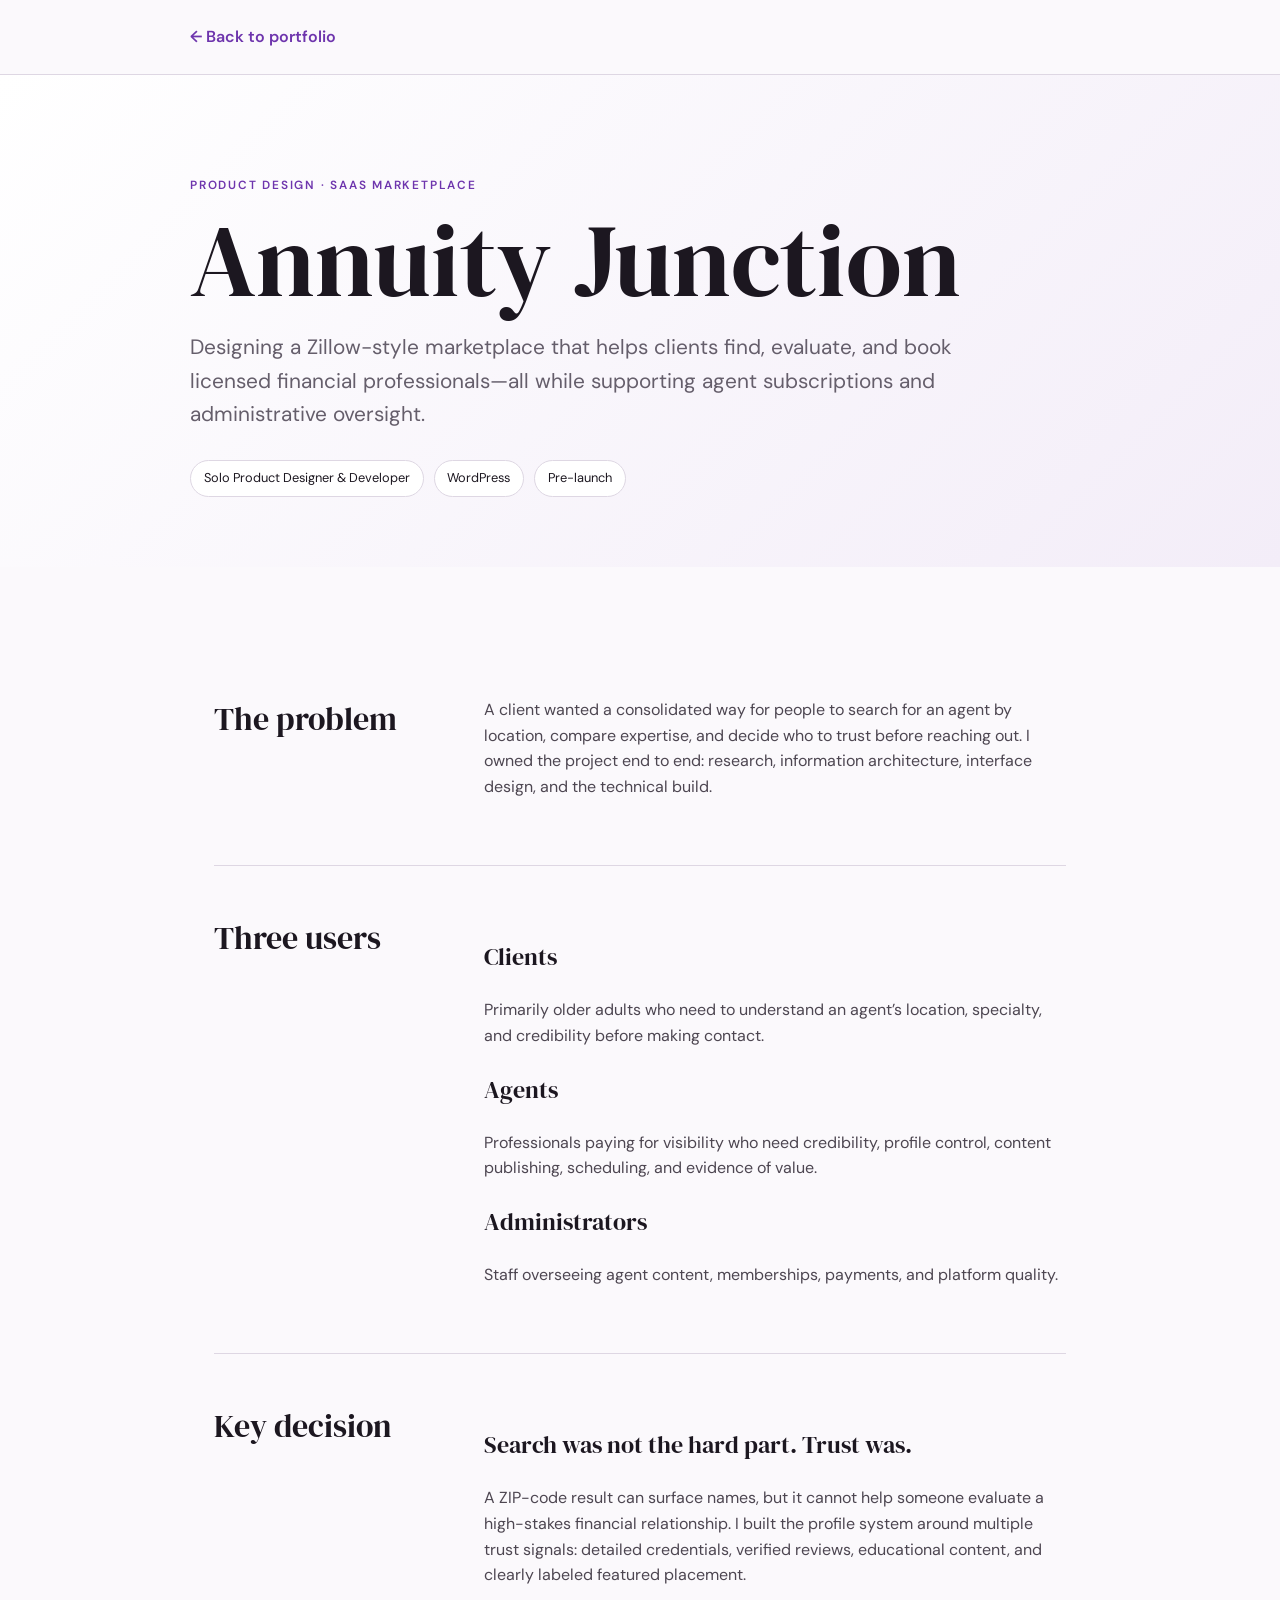
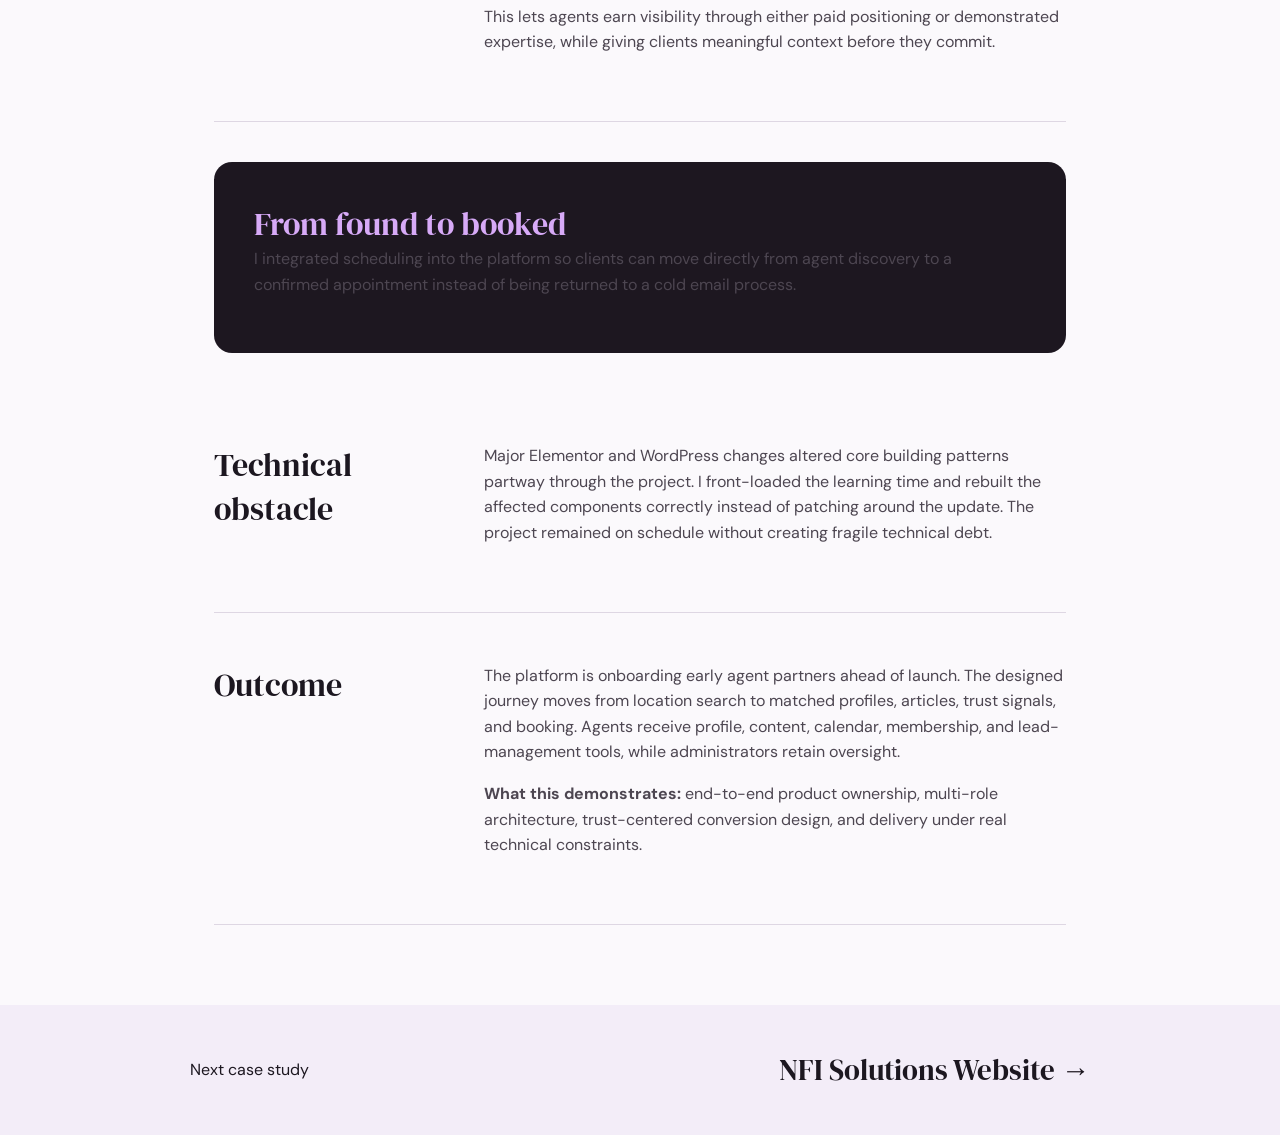
<file: case-studies/annuity-junction.html>
<!doctype html><html lang="en"><head><meta charset="utf-8"><meta name="viewport" content="width=device-width,initial-scale=1"><meta name="description" content="Annuity Junction product design case study by Paga Yang."><title>Annuity Junction | Paga Yang</title><link rel="stylesheet" href="../styles.css"></head><body>
<header class="case-header"><a class="back-link" href="../index.html#work">← Back to portfolio</a></header>
<main><section class="case-hero"><p class="eyebrow">Product design · SaaS marketplace</p><h1>Annuity Junction</h1><p class="case-summary">Designing a Zillow-style marketplace that helps clients find, evaluate, and book licensed financial professionals—all while supporting agent subscriptions and administrative oversight.</p><div class="case-meta"><span>Solo Product Designer & Developer</span><span>WordPress</span><span>Pre-launch</span></div></section>
<article class="case-body">
<section><h2>The problem</h2><div><p>A client wanted a consolidated way for people to search for an agent by location, compare expertise, and decide who to trust before reaching out. I owned the project end to end: research, information architecture, interface design, and the technical build.</p></div></section>
<section><h2>Three users</h2><div><h3>Clients</h3><p>Primarily older adults who need to understand an agent’s location, specialty, and credibility before making contact.</p><h3>Agents</h3><p>Professionals paying for visibility who need credibility, profile control, content publishing, scheduling, and evidence of value.</p><h3>Administrators</h3><p>Staff overseeing agent content, memberships, payments, and platform quality.</p></div></section>
<section><h2>Key decision</h2><div><h3>Search was not the hard part. Trust was.</h3><p>A ZIP-code result can surface names, but it cannot help someone evaluate a high-stakes financial relationship. I built the profile system around multiple trust signals: detailed credentials, verified reviews, educational content, and clearly labeled featured placement.</p><p>This lets agents earn visibility through either paid positioning or demonstrated expertise, while giving clients meaningful context before they commit.</p></div></section>
<div class="case-callout"><strong>From found to booked</strong><p>I integrated scheduling into the platform so clients can move directly from agent discovery to a confirmed appointment instead of being returned to a cold email process.</p></div>
<section><h2>Technical obstacle</h2><div><p>Major Elementor and WordPress changes altered core building patterns partway through the project. I front-loaded the learning time and rebuilt the affected components correctly instead of patching around the update. The project remained on schedule without creating fragile technical debt.</p></div></section>
<section><h2>Outcome</h2><div><p>The platform is onboarding early agent partners ahead of launch. The designed journey moves from location search to matched profiles, articles, trust signals, and booking. Agents receive profile, content, calendar, membership, and lead-management tools, while administrators retain oversight.</p><p><strong>What this demonstrates:</strong> end-to-end product ownership, multi-role architecture, trust-centered conversion design, and delivery under real technical constraints.</p></div></section>
</article></main><a class="next-case" href="nfi-websites.html"><span>Next case study</span><strong>NFI Solutions Website →</strong></a></body></html>
</file>
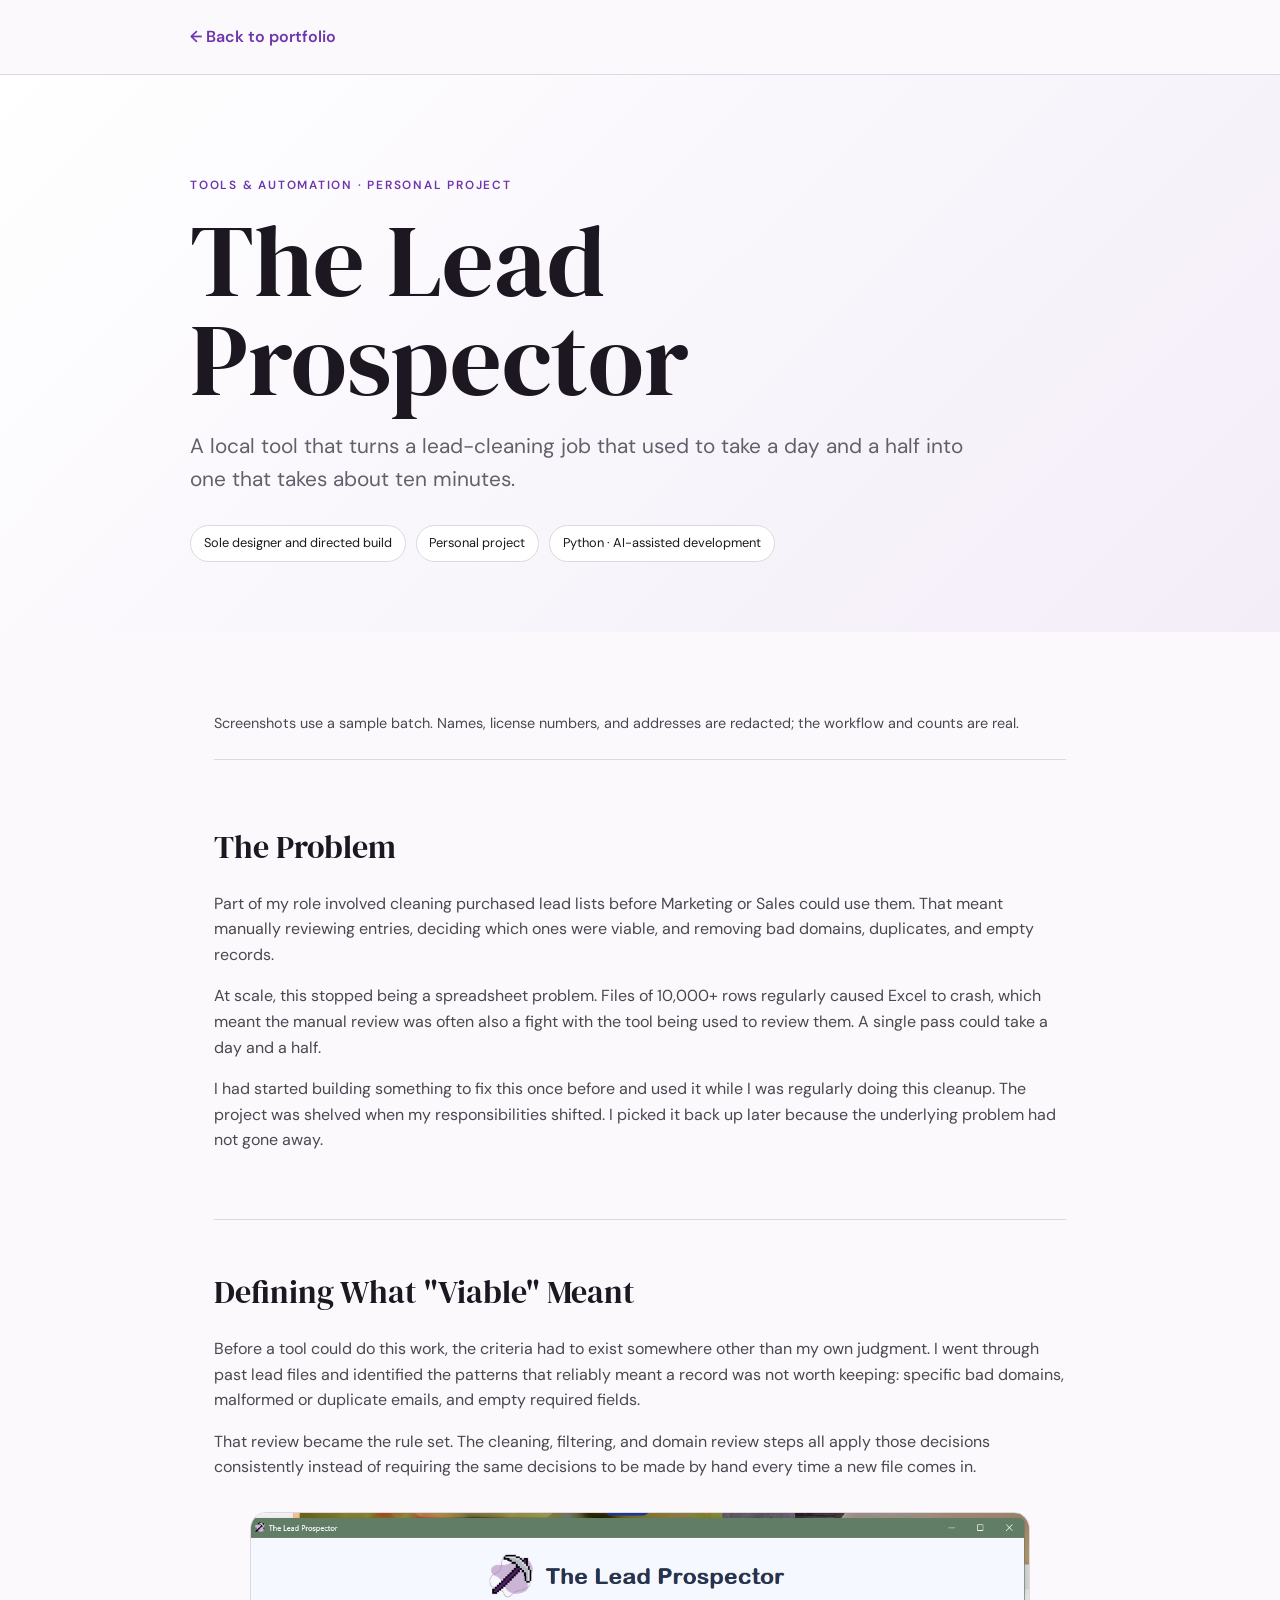
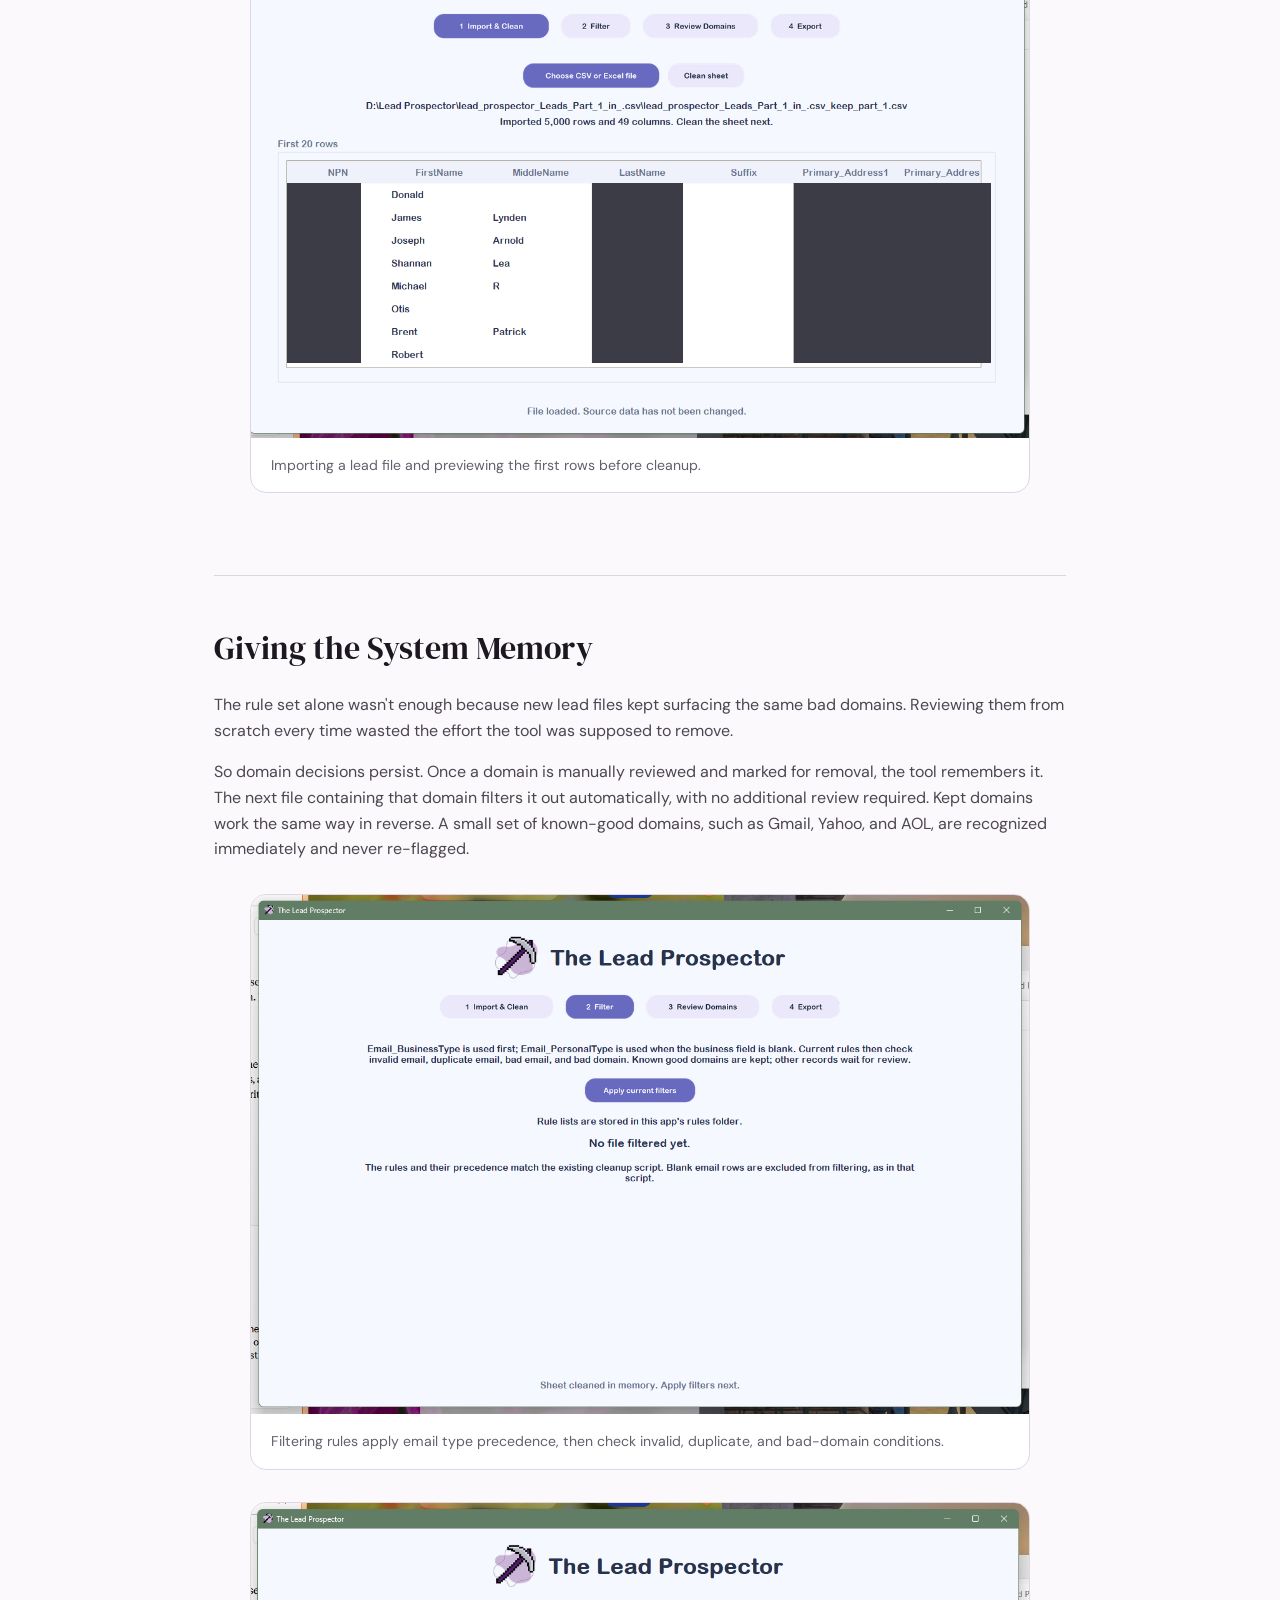
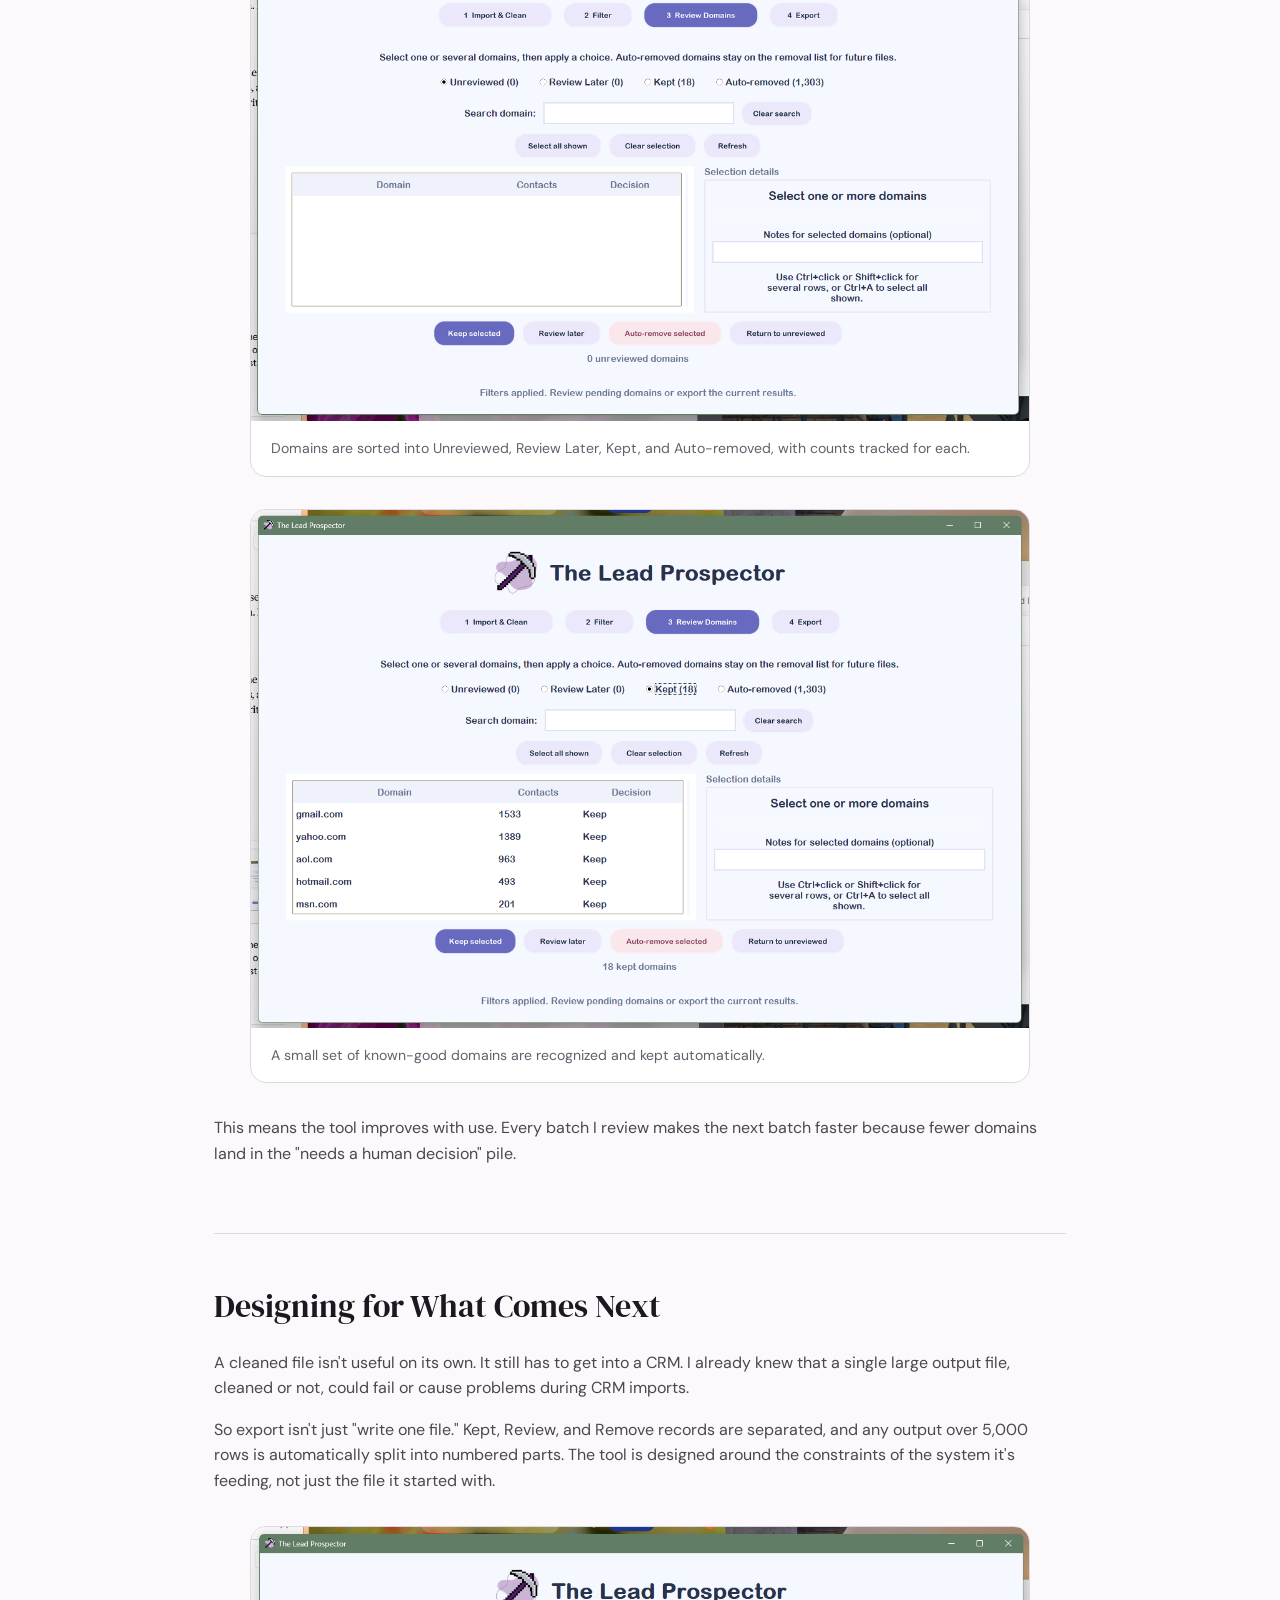
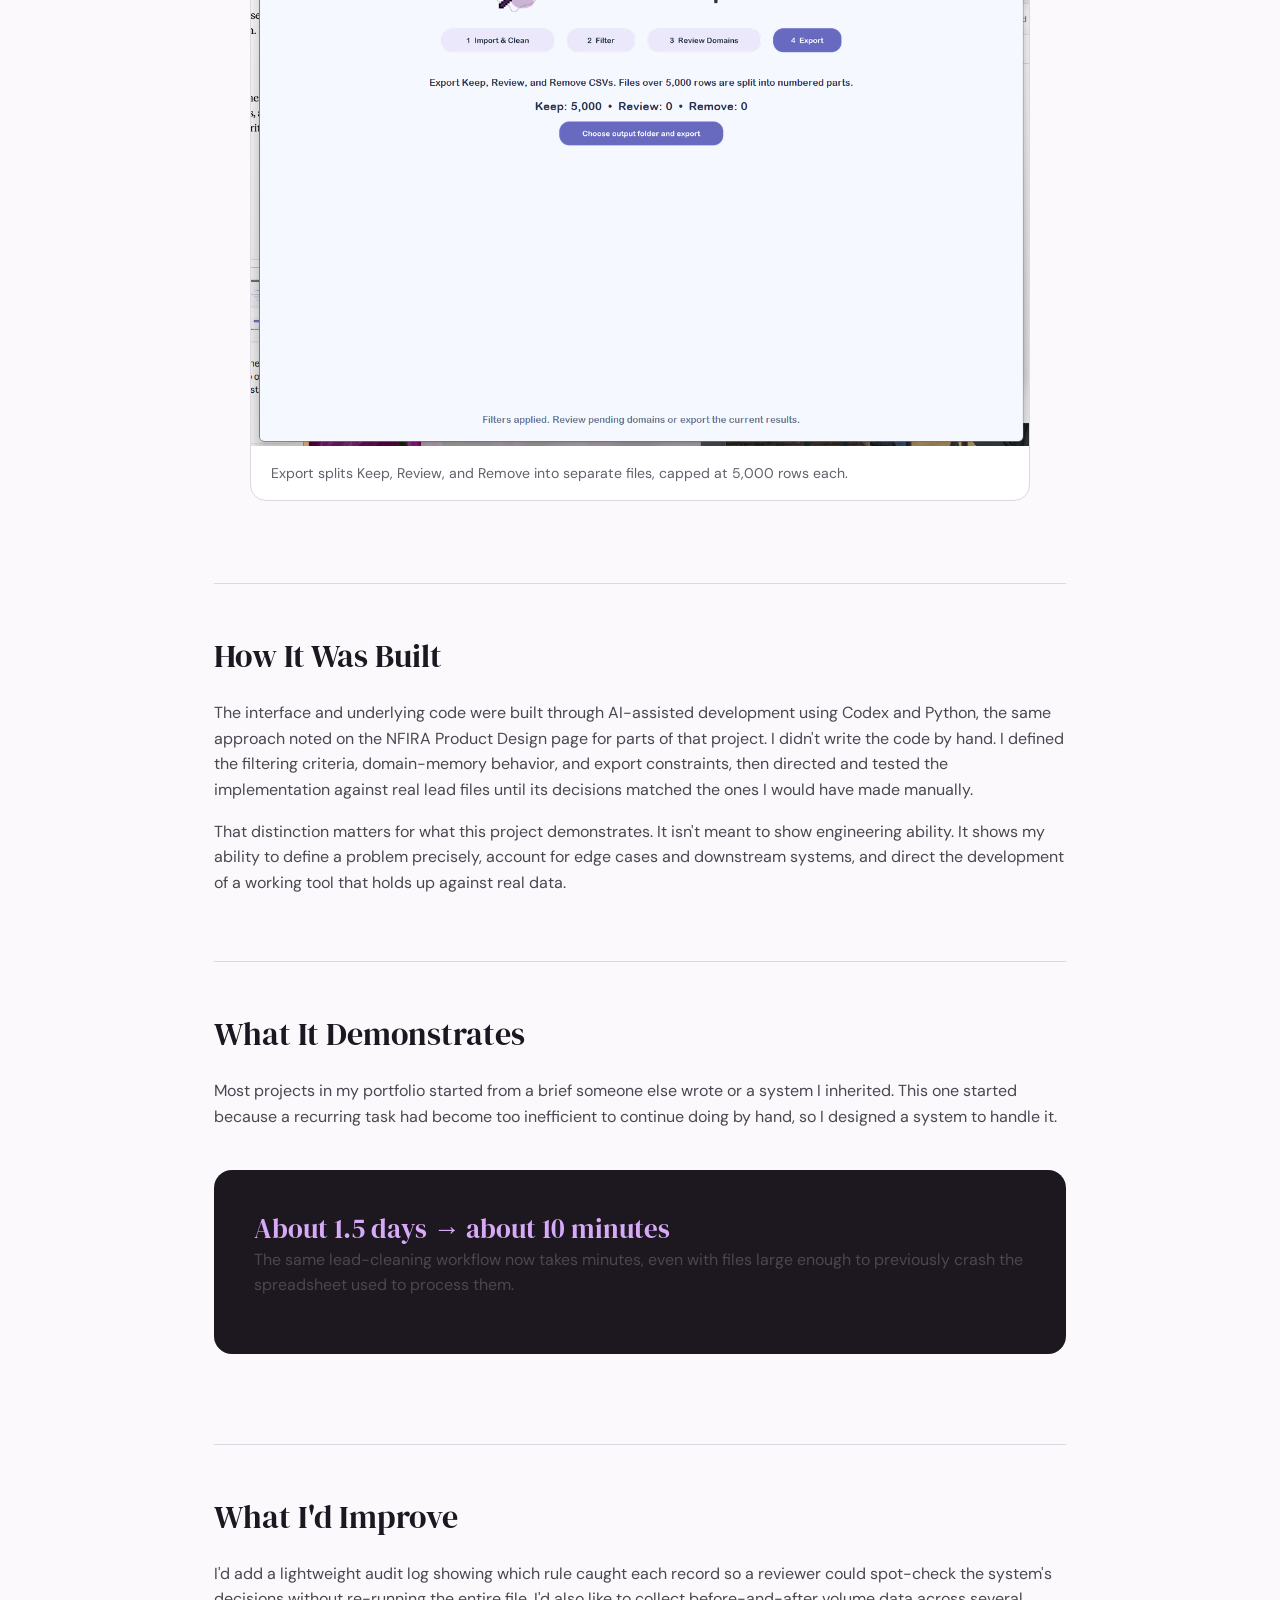
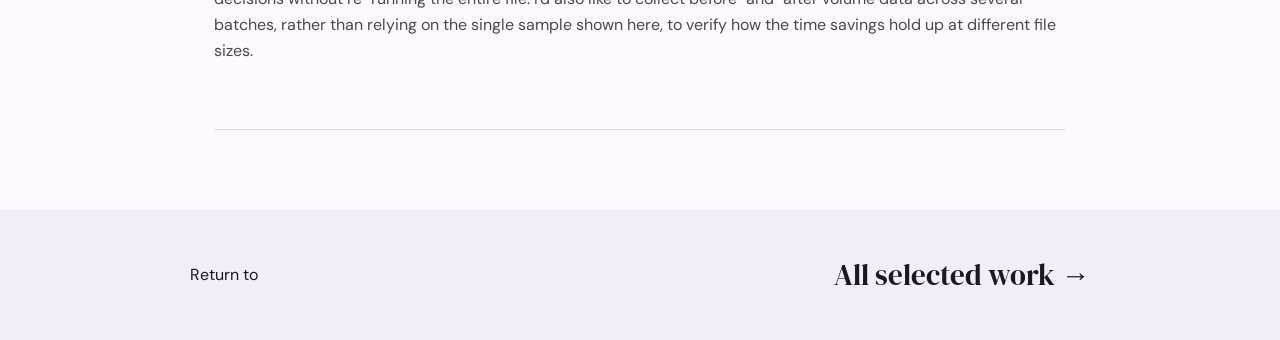
<file: case-studies/lead-prospector.html>
<!doctype html><html lang="en"><head><meta charset="utf-8"><meta name="viewport" content="width=device-width,initial-scale=1"><meta name="description" content="The Lead Prospector case study by Paga Yang: designing a local lead-cleaning tool that turns a day-and-a-half workflow into about ten minutes."><title>The Lead Prospector | Paga Yang</title><link rel="stylesheet" href="../styles.css"></head><body><a class="skip-link" href="#main">Skip to content</a><header class="case-header"><a class="back-link" href="../index.html#work">← Back to portfolio</a></header><main id="main"><section class="case-hero"><p class="eyebrow">Tools &amp; Automation · Personal project</p><h1>The Lead Prospector</h1><p class="case-summary">A local tool that turns a lead-cleaning job that used to take a day and a half into one that takes about ten minutes.</p><div class="case-meta"><span>Sole designer and directed build</span><span>Personal project</span><span>Python · AI-assisted development</span></div></section><article class="case-body ui-case"><p class="ui-note">Screenshots use a sample batch. Names, license numbers, and addresses are redacted; the workflow and counts are real.</p><section class="abp-section"><h2>The Problem</h2><div><p>Part of my role involved cleaning purchased lead lists before Marketing or Sales could use them. That meant manually reviewing entries, deciding which ones were viable, and removing bad domains, duplicates, and empty records.</p><p>At scale, this stopped being a spreadsheet problem. Files of 10,000+ rows regularly caused Excel to crash, which meant the manual review was often also a fight with the tool being used to review them. A single pass could take a day and a half.</p><p>I had started building something to fix this once before and used it while I was regularly doing this cleanup. The project was shelved when my responsibilities shifted. I picked it back up later because the underlying problem had not gone away.</p></div></section><section class="abp-section"><h2>Defining What "Viable" Meant</h2><div><p>Before a tool could do this work, the criteria had to exist somewhere other than my own judgment. I went through past lead files and identified the patterns that reliably meant a record was not worth keeping: specific bad domains, malformed or duplicate emails, and empty required fields.</p><p>That review became the rule set. The cleaning, filtering, and domain review steps all apply those decisions consistently instead of requiring the same decisions to be made by hand every time a new file comes in.</p><figure class="ui-figure abp-figure"><img src="../assets/lead-prospector/import-preview.png" width="1226" height="827" loading="lazy" alt="The Lead Prospector importing a lead file and previewing the first rows before cleanup."><figcaption>Importing a lead file and previewing the first rows before cleanup.</figcaption></figure></div></section><section class="abp-section"><h2>Giving the System Memory</h2><div><p>The rule set alone wasn't enough because new lead files kept surfacing the same bad domains. Reviewing them from scratch every time wasted the effort the tool was supposed to remove.</p><p>So domain decisions persist. Once a domain is manually reviewed and marked for removal, the tool remembers it. The next file containing that domain filters it out automatically, with no additional review required. Kept domains work the same way in reverse. A small set of known-good domains, such as Gmail, Yahoo, and AOL, are recognized immediately and never re-flagged.</p><figure class="ui-figure abp-figure"><img src="../assets/lead-prospector/filtering-rules.png" width="1246" height="832" loading="lazy" alt="Filtering rules in The Lead Prospector applying email type precedence and checking invalid, duplicate, and bad-domain conditions."><figcaption>Filtering rules apply email type precedence, then check invalid, duplicate, and bad-domain conditions.</figcaption></figure><figure class="ui-figure abp-figure"><img src="../assets/lead-prospector/domain-review.png" width="1248" height="832" loading="lazy" alt="Domain review screen sorting domains into Unreviewed, Review Later, Kept, and Auto-removed groups."><figcaption>Domains are sorted into Unreviewed, Review Later, Kept, and Auto-removed, with counts tracked for each.</figcaption></figure><figure class="ui-figure abp-figure"><img src="../assets/lead-prospector/known-good-domains.png" width="1245" height="829" loading="lazy" alt="Known-good domains in The Lead Prospector that are recognized and kept automatically."><figcaption>A small set of known-good domains are recognized and kept automatically.</figcaption></figure><p>This means the tool improves with use. Every batch I review makes the next batch faster because fewer domains land in the "needs a human decision" pile.</p></div></section><section class="abp-section"><h2>Designing for What Comes Next</h2><div><p>A cleaned file isn't useful on its own. It still has to get into a CRM. I already knew that a single large output file, cleaned or not, could fail or cause problems during CRM imports.</p><p>So export isn't just "write one file." Kept, Review, and Remove records are separated, and any output over 5,000 rows is automatically split into numbered parts. The tool is designed around the constraints of the system it's feeding, not just the file it started with.</p><figure class="ui-figure abp-figure"><img src="../assets/lead-prospector/export-split.png" width="1244" height="830" loading="lazy" alt="Export screen splitting Keep, Review, and Remove records into files capped at 5,000 rows each."><figcaption>Export splits Keep, Review, and Remove into separate files, capped at 5,000 rows each.</figcaption></figure></div></section><section class="abp-section"><h2>How It Was Built</h2><div><p>The interface and underlying code were built through AI-assisted development using Codex and Python, the same approach noted on the NFIRA Product Design page for parts of that project. I didn't write the code by hand. I defined the filtering criteria, domain-memory behavior, and export constraints, then directed and tested the implementation against real lead files until its decisions matched the ones I would have made manually.</p><p>That distinction matters for what this project demonstrates. It isn't meant to show engineering ability. It shows my ability to define a problem precisely, account for edge cases and downstream systems, and direct the development of a working tool that holds up against real data.</p></div></section><section class="abp-section"><h2>What It Demonstrates</h2><div><p>Most projects in my portfolio started from a brief someone else wrote or a system I inherited. This one started because a recurring task had become too inefficient to continue doing by hand, so I designed a system to handle it.</p><div class="case-callout"><strong>About 1.5 days → about 10 minutes</strong><p>The same lead-cleaning workflow now takes minutes, even with files large enough to previously crash the spreadsheet used to process them.</p></div></div></section><section class="abp-section"><h2>What I'd Improve</h2><div><p>I'd add a lightweight audit log showing which rule caught each record so a reviewer could spot-check the system's decisions without re-running the entire file. I'd also like to collect before-and-after volume data across several batches, rather than relying on the single sample shown here, to verify how the time savings hold up at different file sizes.</p></div></section></article></main><a class="next-case" href="../index.html#work"><span>Return to</span><strong>All selected work →</strong></a></body></html>
</file>
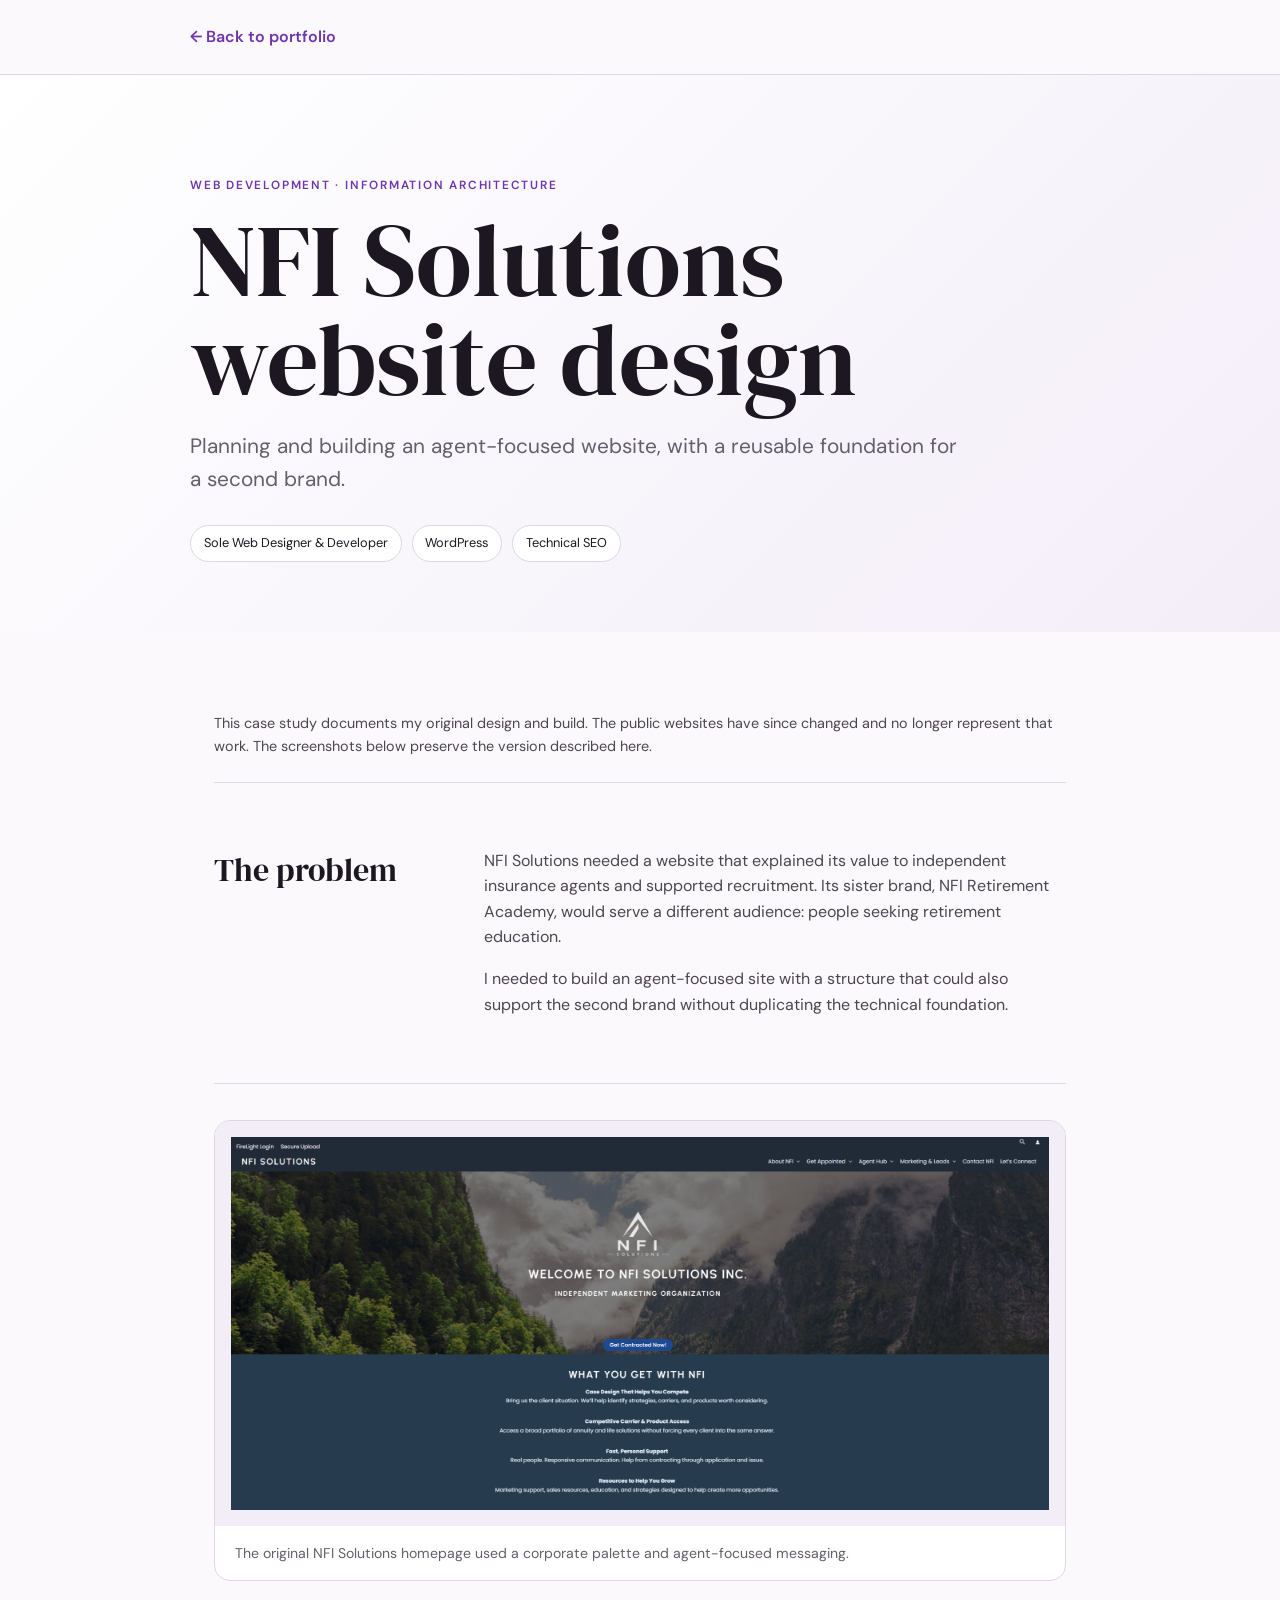
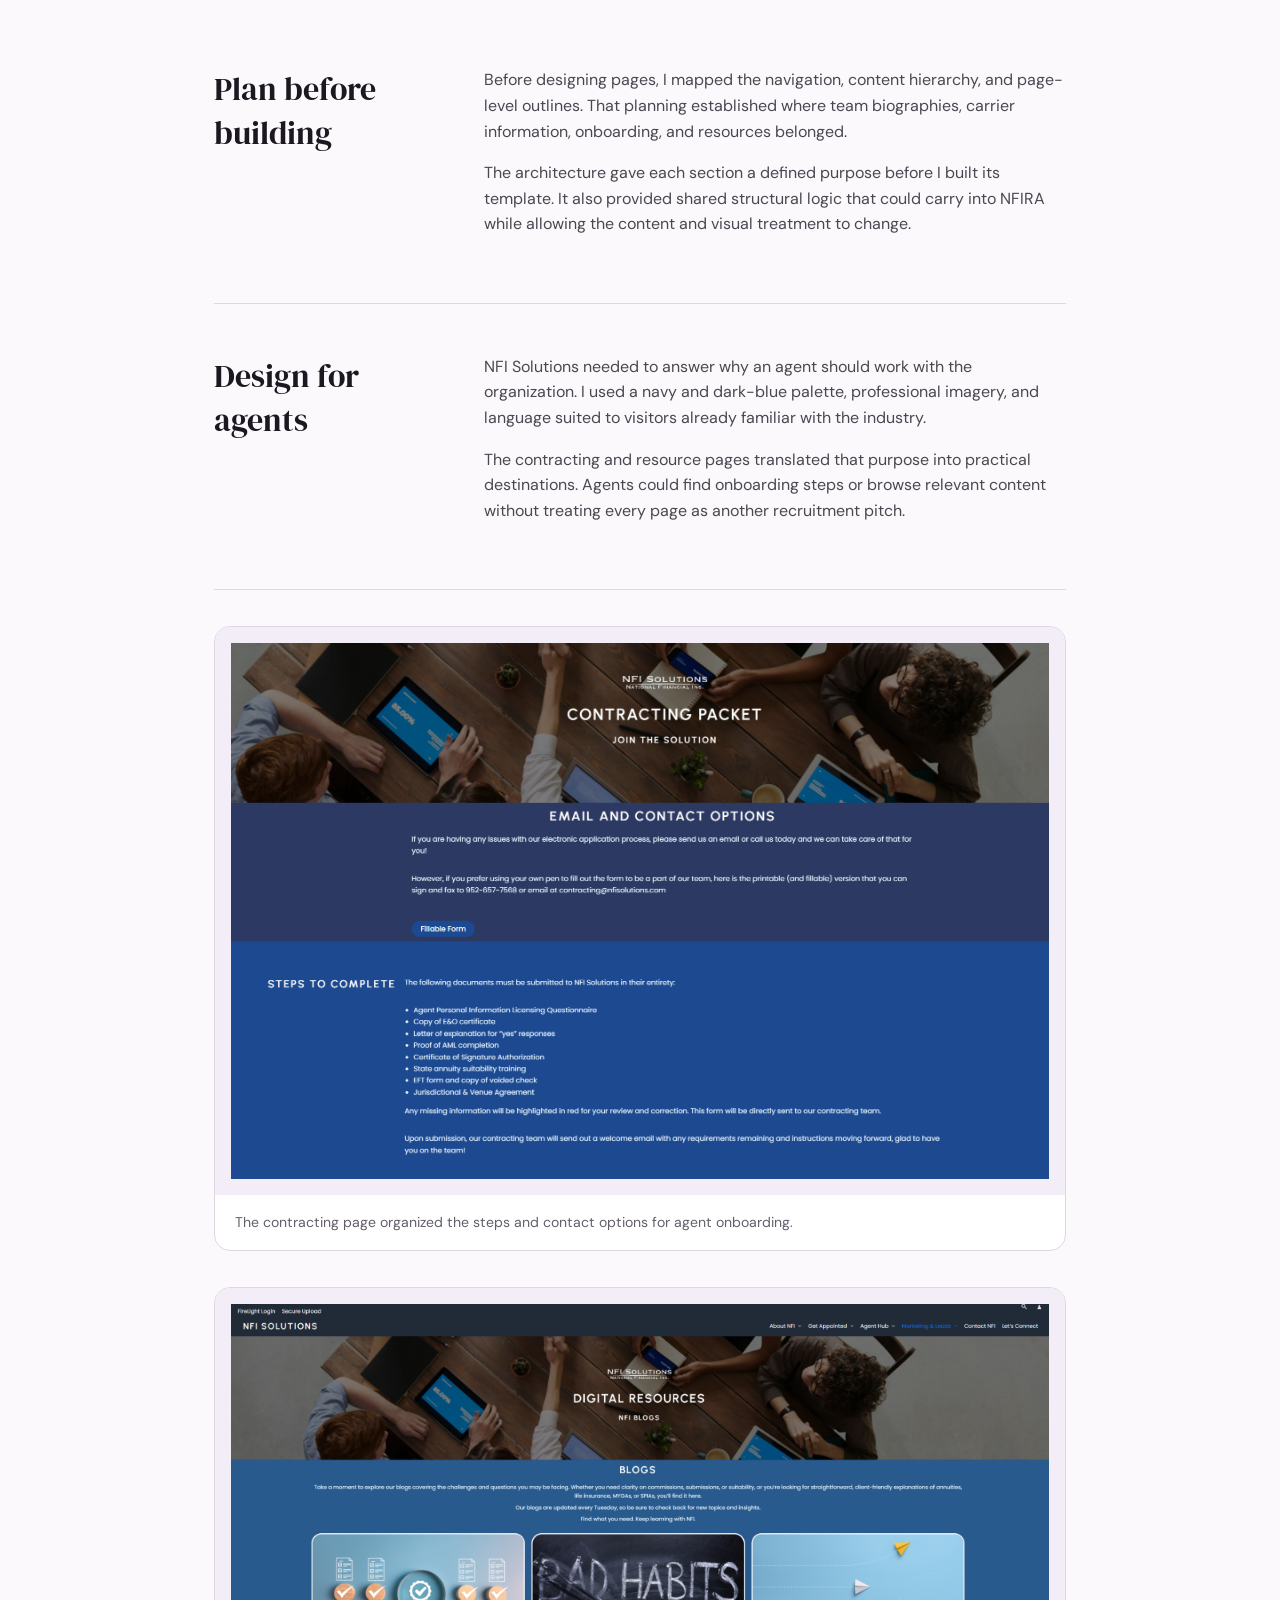
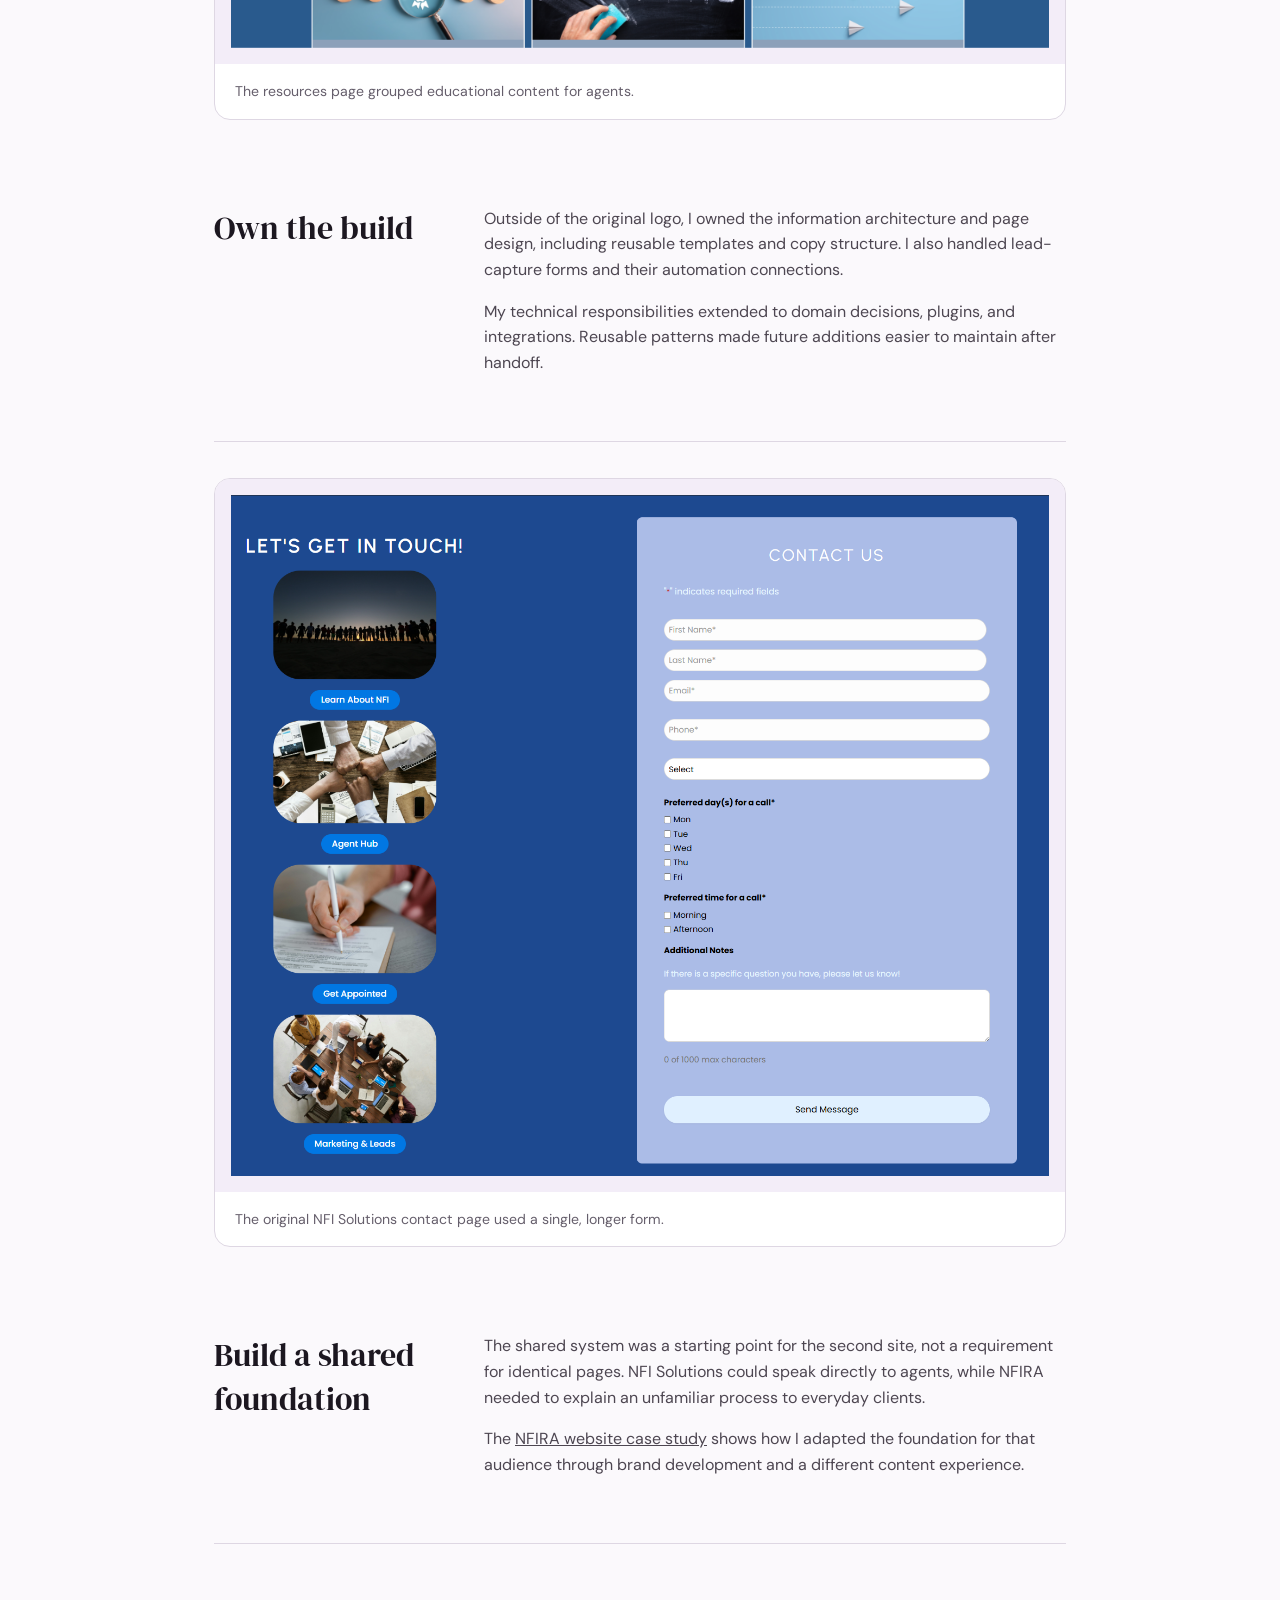
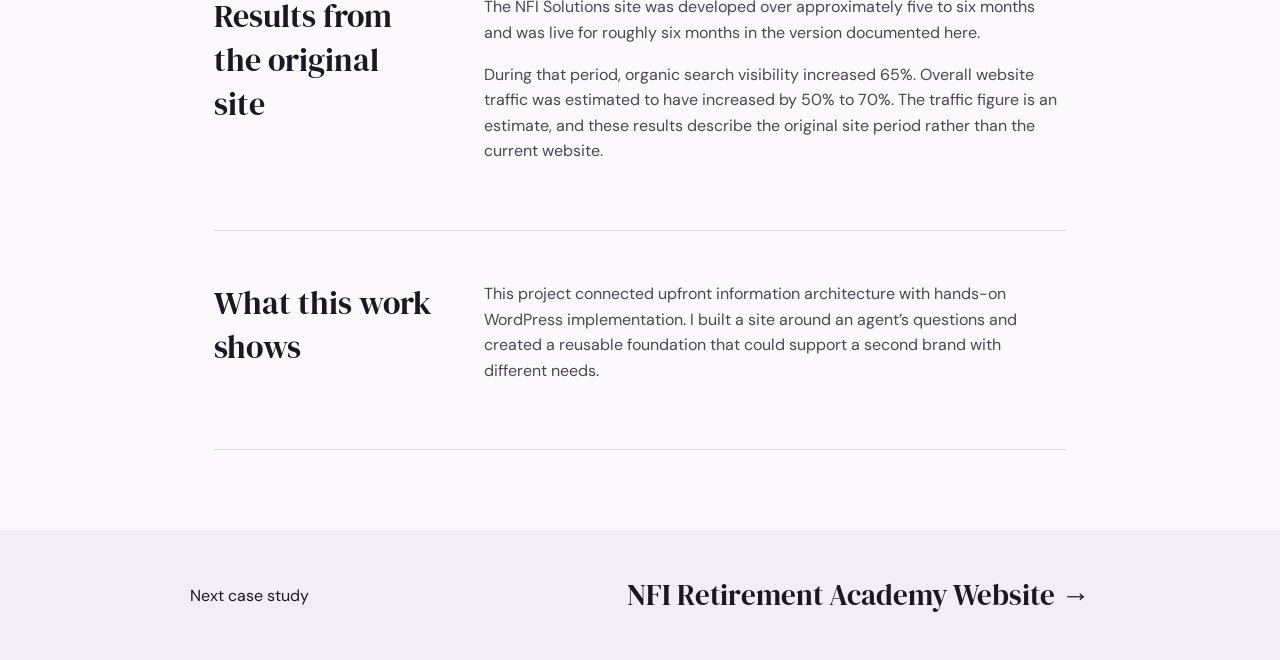
<file: case-studies/nfi-websites.html>
<!doctype html><html lang="en"><head><meta charset="utf-8"><meta name="viewport" content="width=device-width,initial-scale=1"><meta name="description" content="Planning and building an agent-focused website, with a reusable foundation for a second brand."><title>NFI Solutions website design | Paga Yang</title><link rel="stylesheet" href="../styles.css"></head><body><a class="skip-link" href="#main">Skip to content</a><header class="case-header"><a class="back-link" href="../index.html#work">← Back to portfolio</a></header><main id="main"><section class="case-hero"><p class="eyebrow">Web development · Information architecture</p><h1>NFI Solutions website design</h1><p class="case-summary">Planning and building an agent-focused website, with a reusable foundation for a second brand.</p><div class="case-meta"><span>Sole Web Designer &amp; Developer</span><span>WordPress</span><span>Technical SEO</span></div></section><article class="case-body ui-case"><p class="ui-note">This case study documents my original design and build. The public websites have since changed and no longer represent that work. The screenshots below preserve the version described here.</p><section><h2>The problem</h2><div><p>NFI Solutions needed a website that explained its value to independent insurance agents and supported recruitment. Its sister brand, NFI Retirement Academy, would serve a different audience: people seeking retirement education.</p><p>I needed to build an agent-focused site with a structure that could also support the second brand without duplicating the technical foundation.</p></div></section><figure class="ui-figure"><a href="../assets/nfi-web-design/nfi-home.png" target="_blank" rel="noreferrer"><img src="../assets/nfi-web-design/nfi-home.png" width="2048" height="933" alt="The original NFI Solutions homepage used a corporate palette and agent-focused messaging." loading="lazy"></a><figcaption>The original NFI Solutions homepage used a corporate palette and agent-focused messaging.</figcaption></figure><section><h2>Plan before building</h2><div><p>Before designing pages, I mapped the navigation, content hierarchy, and page-level outlines. That planning established where team biographies, carrier information, onboarding, and resources belonged.</p><p>The architecture gave each section a defined purpose before I built its template. It also provided shared structural logic that could carry into NFIRA while allowing the content and visual treatment to change.</p></div></section><section><h2>Design for agents</h2><div><p>NFI Solutions needed to answer why an agent should work with the organization. I used a navy and dark-blue palette, professional imagery, and language suited to visitors already familiar with the industry.</p><p>The contracting and resource pages translated that purpose into practical destinations. Agents could find onboarding steps or browse relevant content without treating every page as another recruitment pitch.</p></div></section><figure class="ui-figure"><a href="../assets/nfi-web-design/nfi-contracting.png" target="_blank" rel="noreferrer"><img src="../assets/nfi-web-design/nfi-contracting.png" width="1842" height="1207" alt="The contracting page organized the steps and contact options for agent onboarding." loading="lazy"></a><figcaption>The contracting page organized the steps and contact options for agent onboarding.</figcaption></figure><figure class="ui-figure"><a href="../assets/nfi-web-design/nfi-resources.png" target="_blank" rel="noreferrer"><img src="../assets/nfi-web-design/nfi-resources.png" width="2048" height="862" alt="The resources page grouped educational content for agents." loading="lazy"></a><figcaption>The resources page grouped educational content for agents.</figcaption></figure><section><h2>Own the build</h2><div><p>Outside of the original logo, I owned the information architecture and page design, including reusable templates and copy structure. I also handled lead-capture forms and their automation connections.</p><p>My technical responsibilities extended to domain decisions, plugins, and integrations. Reusable patterns made future additions easier to maintain after handoff.</p></div></section><figure class="ui-figure"><a href="../assets/nfi-web-design/nfi-contact.png" target="_blank" rel="noreferrer"><img src="../assets/nfi-web-design/nfi-contact.png" width="1506" height="1253" alt="The original NFI Solutions contact page used a single, longer form." loading="lazy"></a><figcaption>The original NFI Solutions contact page used a single, longer form.</figcaption></figure><section><h2>Build a shared foundation</h2><div><p>The shared system was a starting point for the second site, not a requirement for identical pages. NFI Solutions could speak directly to agents, while NFIRA needed to explain an unfamiliar process to everyday clients.</p><p>The <a href="nfira-website-design.html">NFIRA website case study</a> shows how I adapted the foundation for that audience through brand development and a different content experience.</p></div></section><section><h2>Results from the original site</h2><div><p>The NFI Solutions site was developed over approximately five to six months and was live for roughly six months in the version documented here.</p><p>During that period, organic search visibility increased 65%. Overall website traffic was estimated to have increased by 50% to 70%. The traffic figure is an estimate, and these results describe the original site period rather than the current website.</p></div></section><section><h2>What this work shows</h2><div><p>This project connected upfront information architecture with hands-on WordPress implementation. I built a site around an agent’s questions and created a reusable foundation that could support a second brand with different needs.</p></div></section></article></main><a class="next-case" href="nfira-website-design.html"><span>Next case study</span><strong>NFI Retirement Academy Website →</strong></a></body></html>
</file>
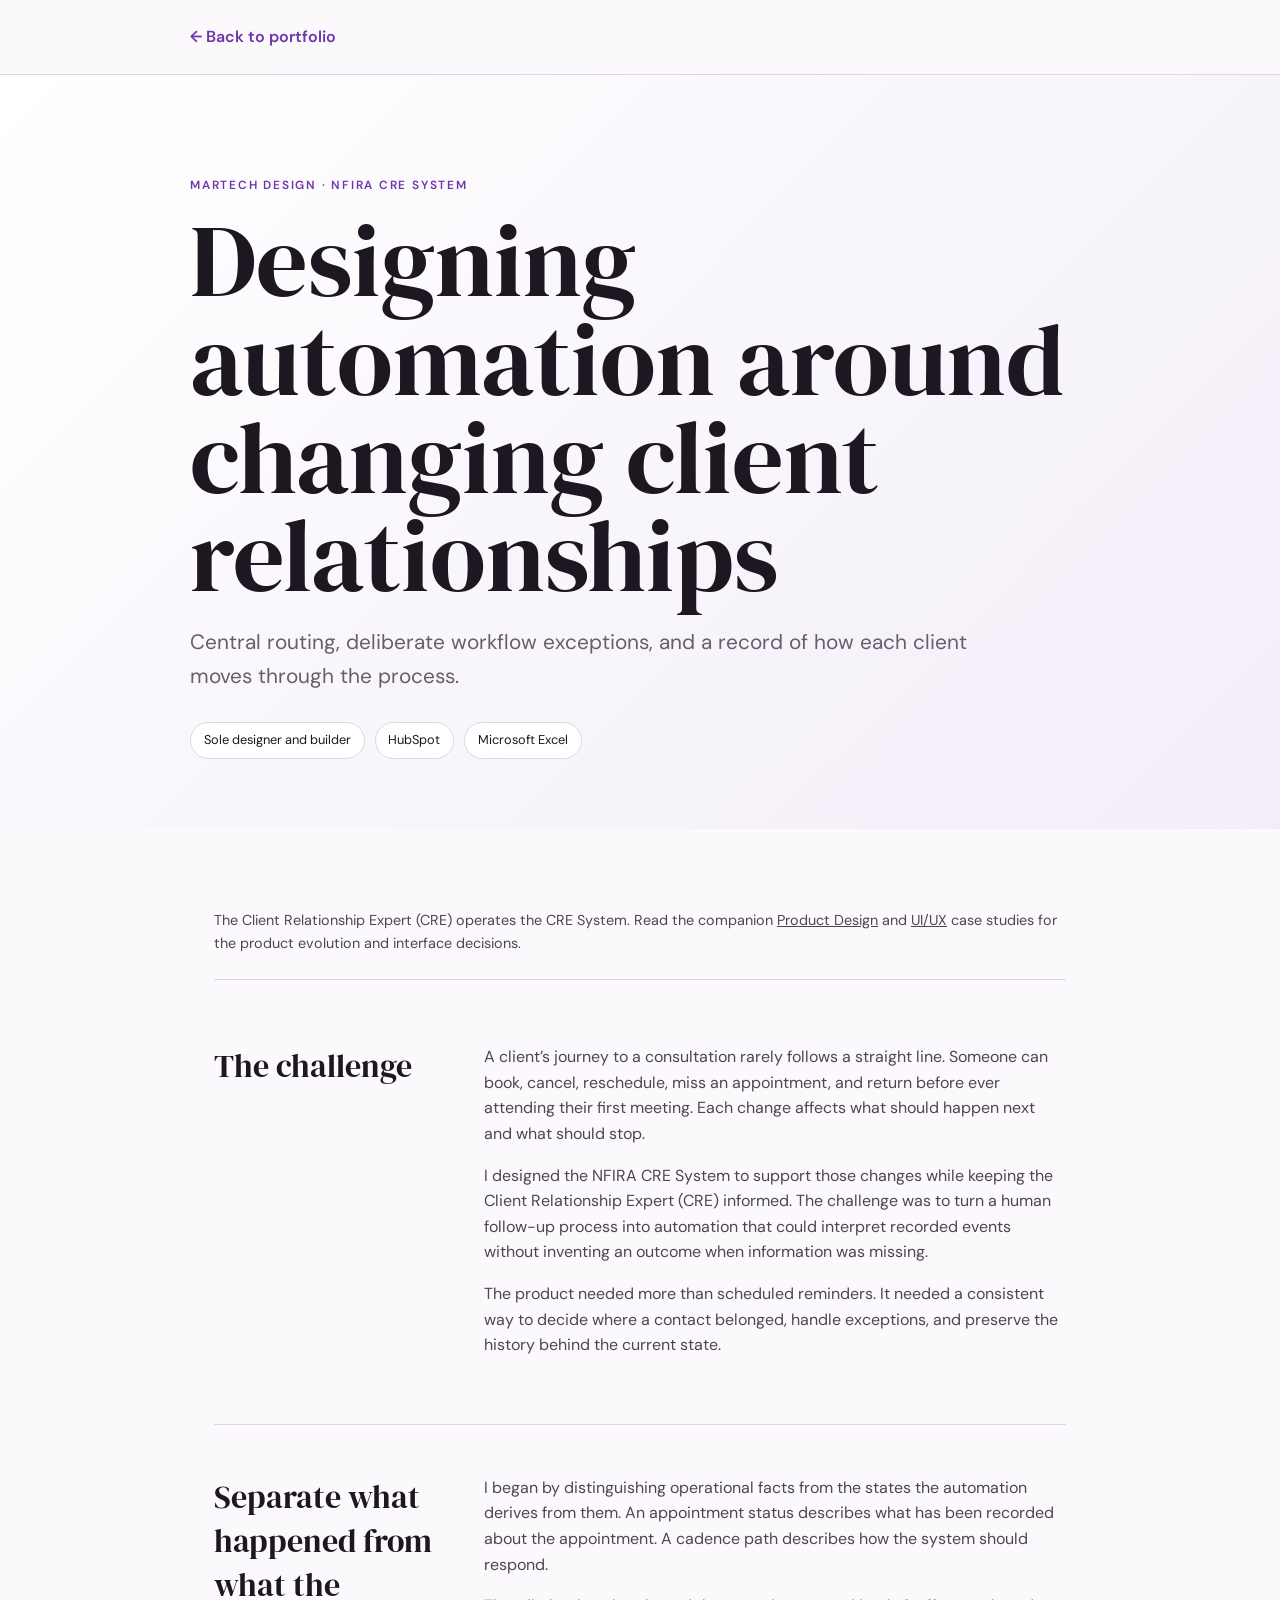
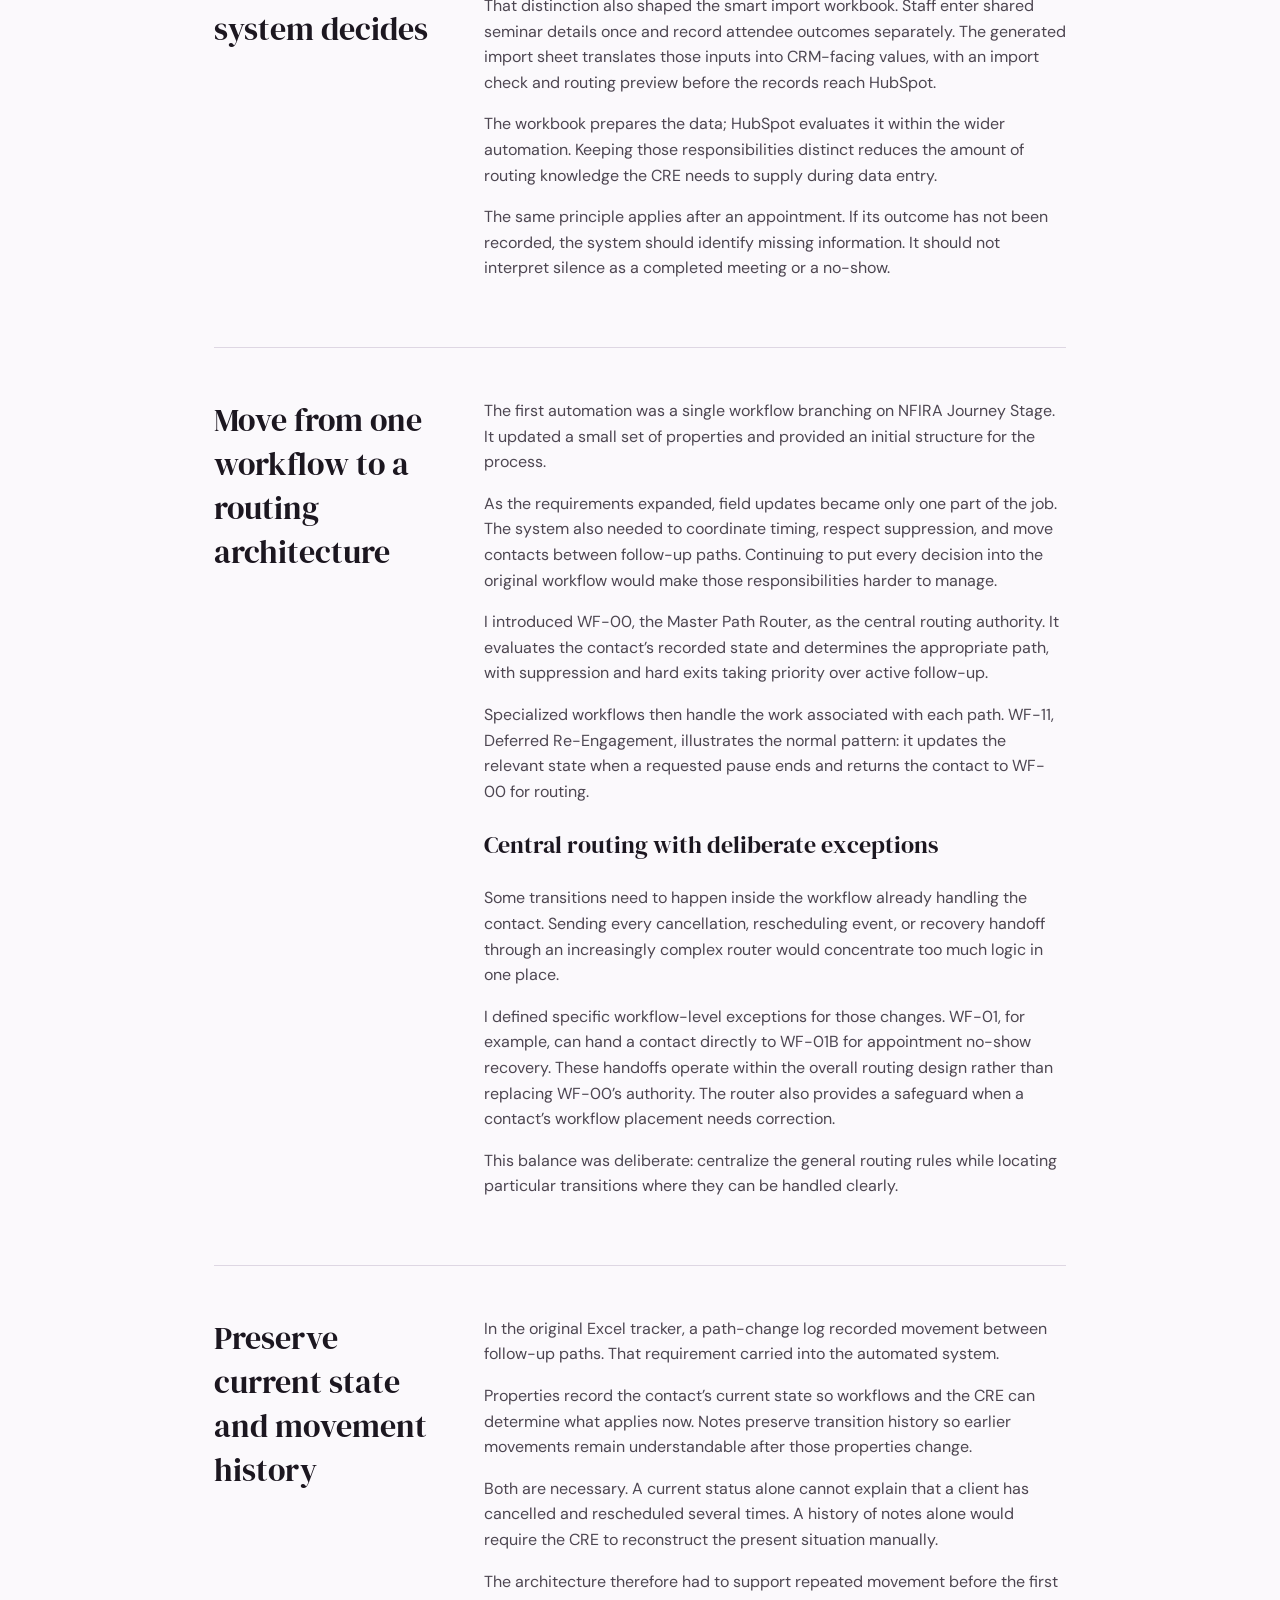
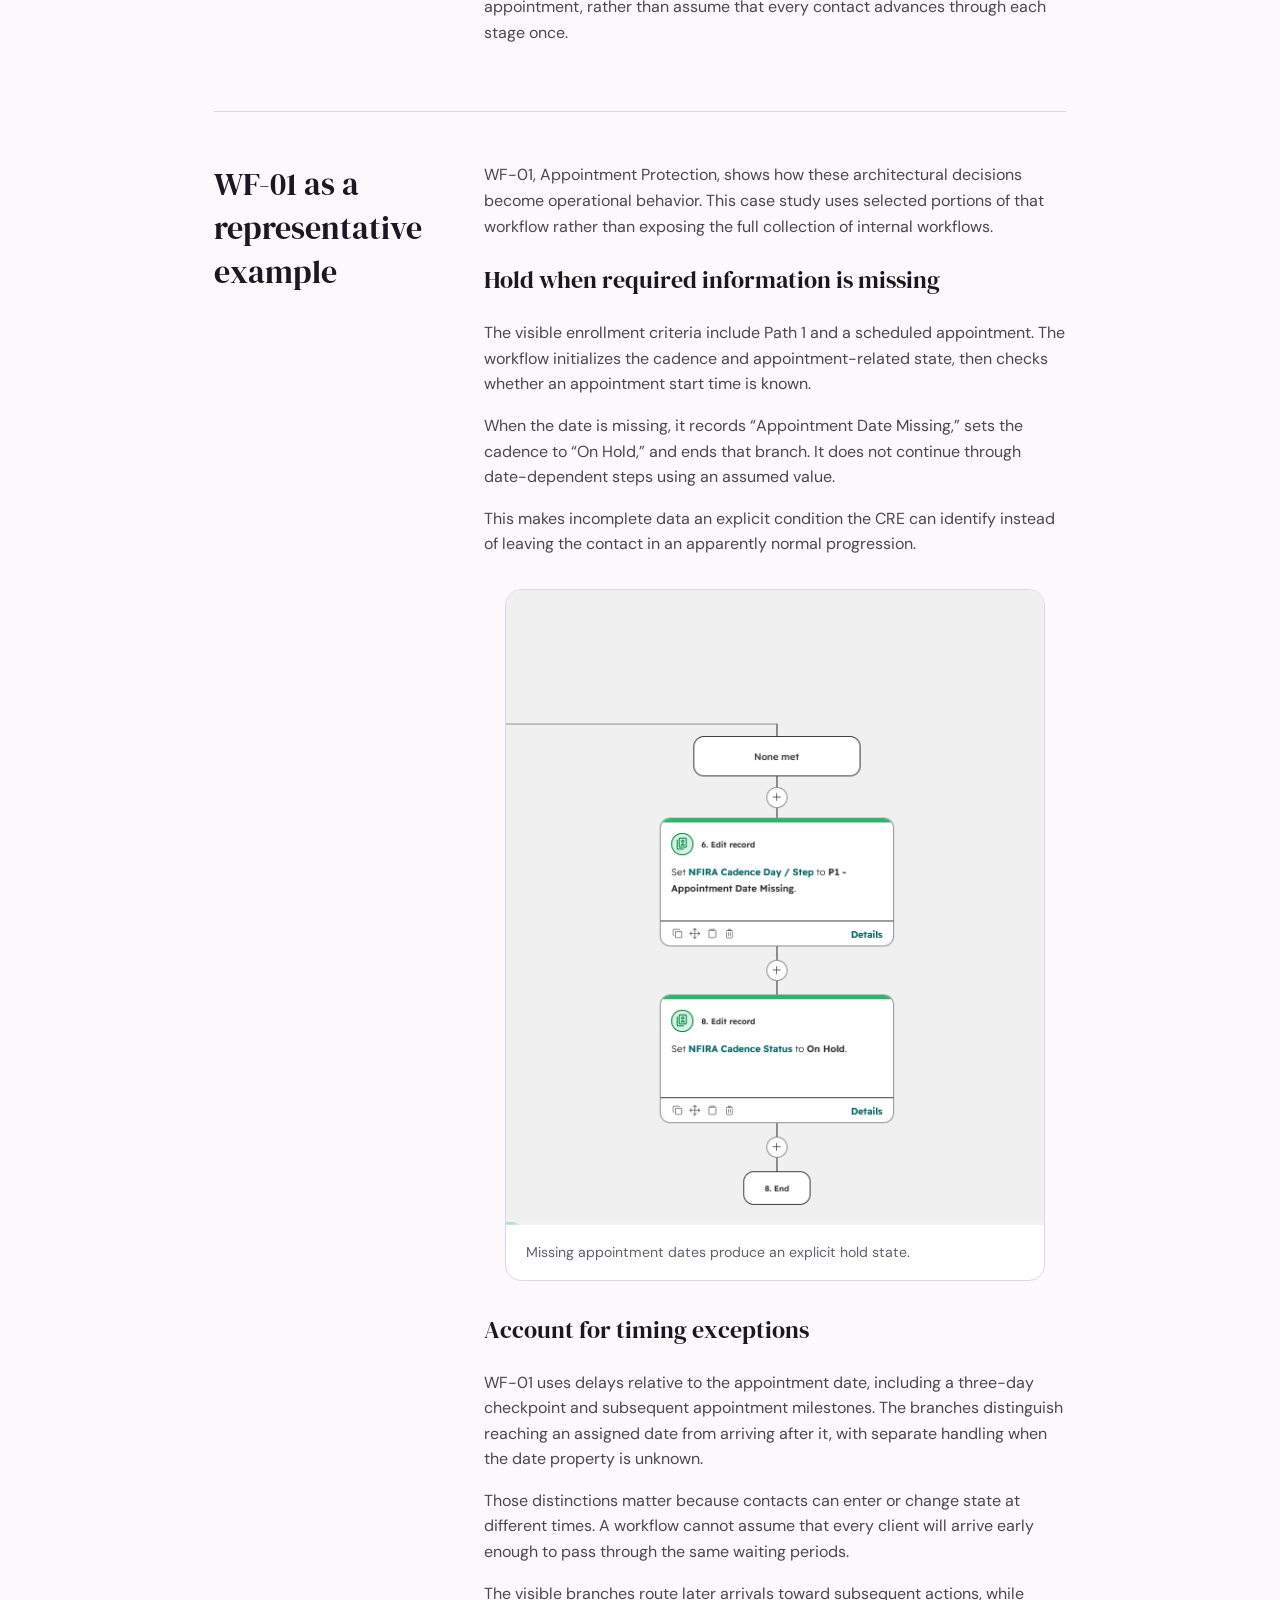
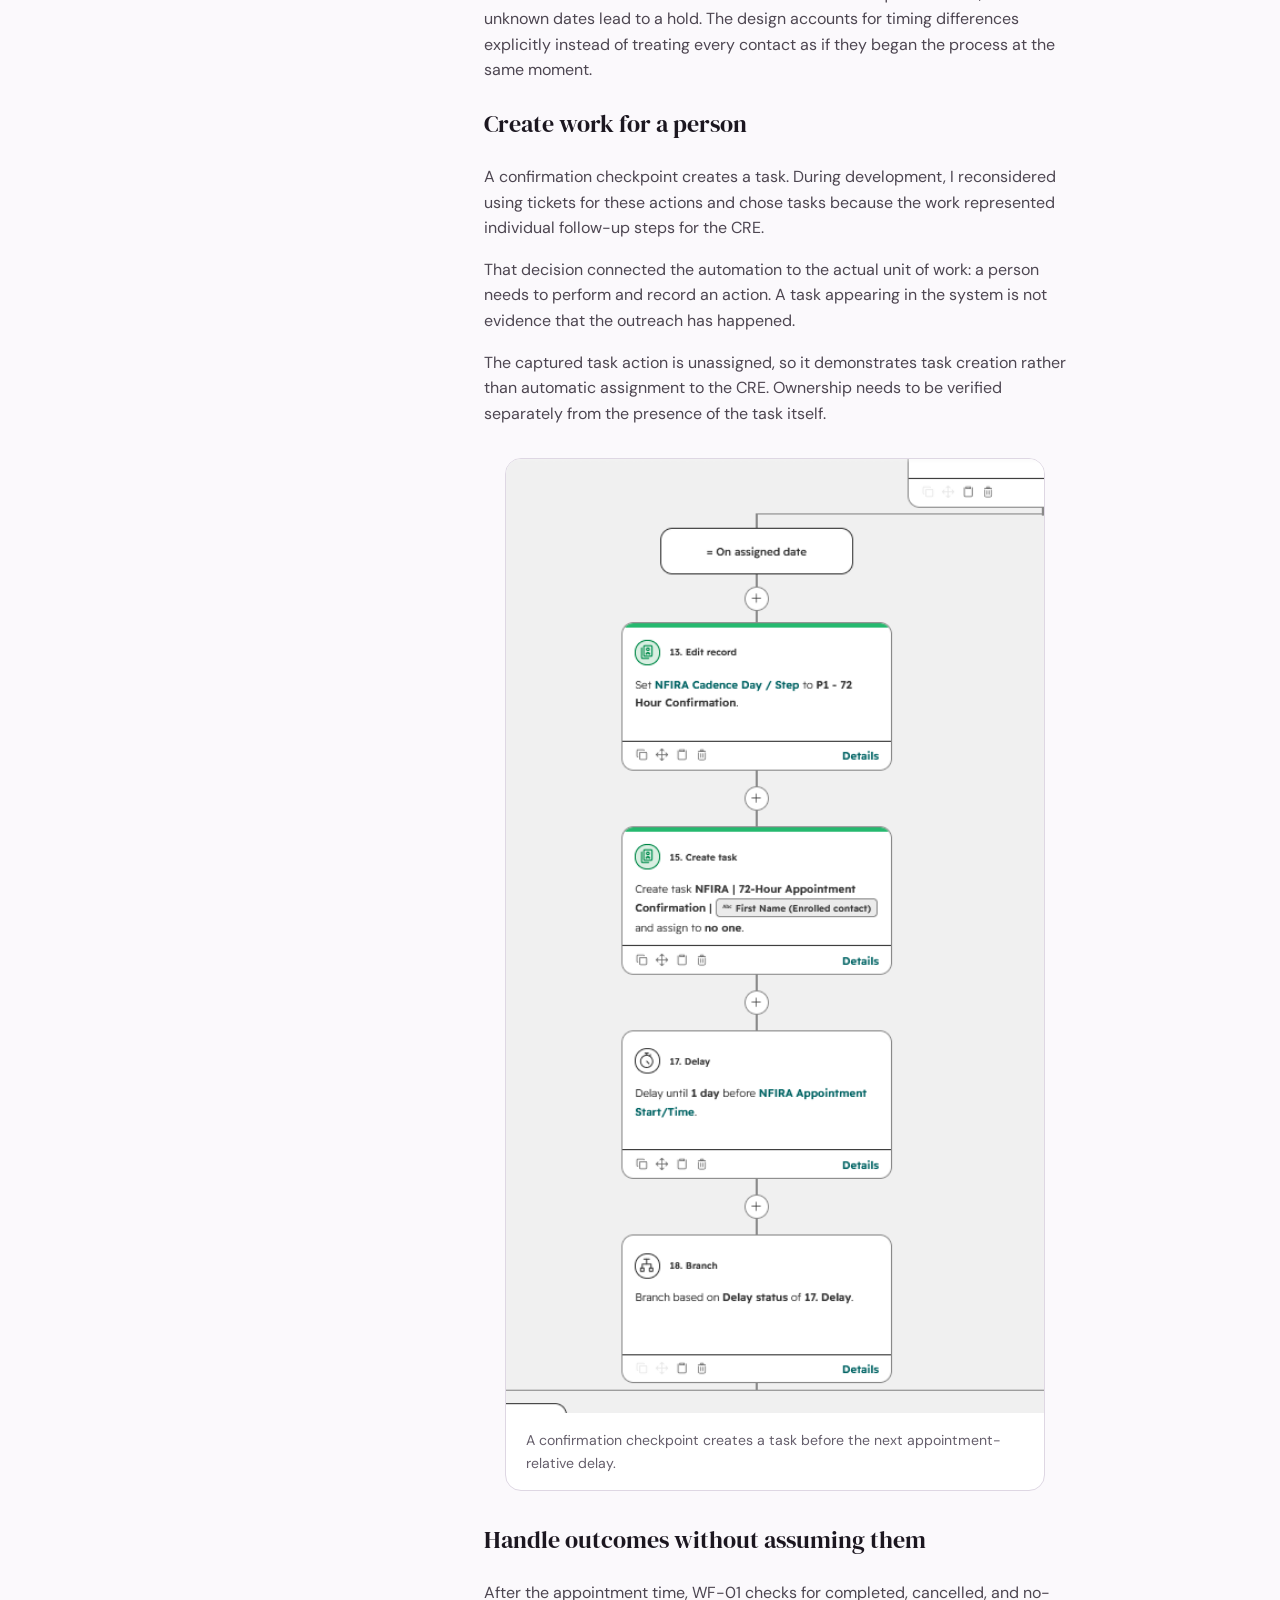
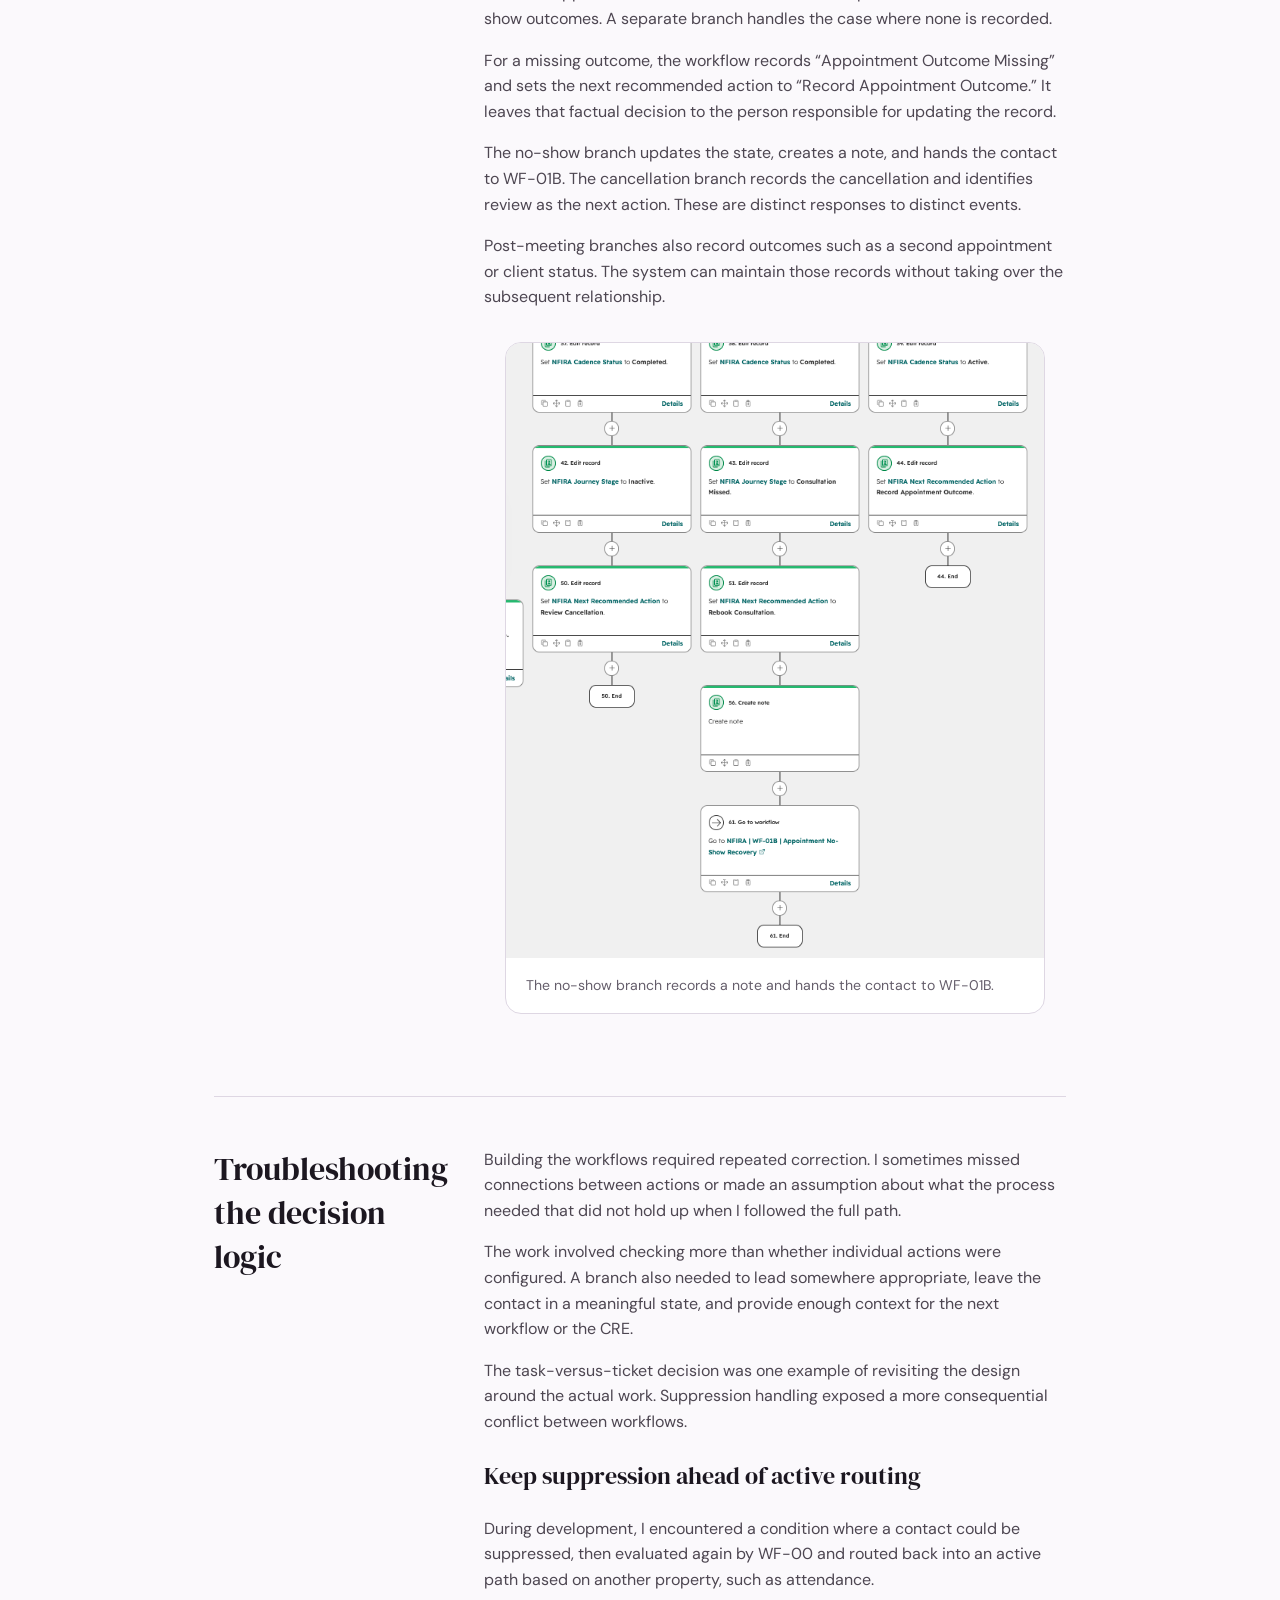
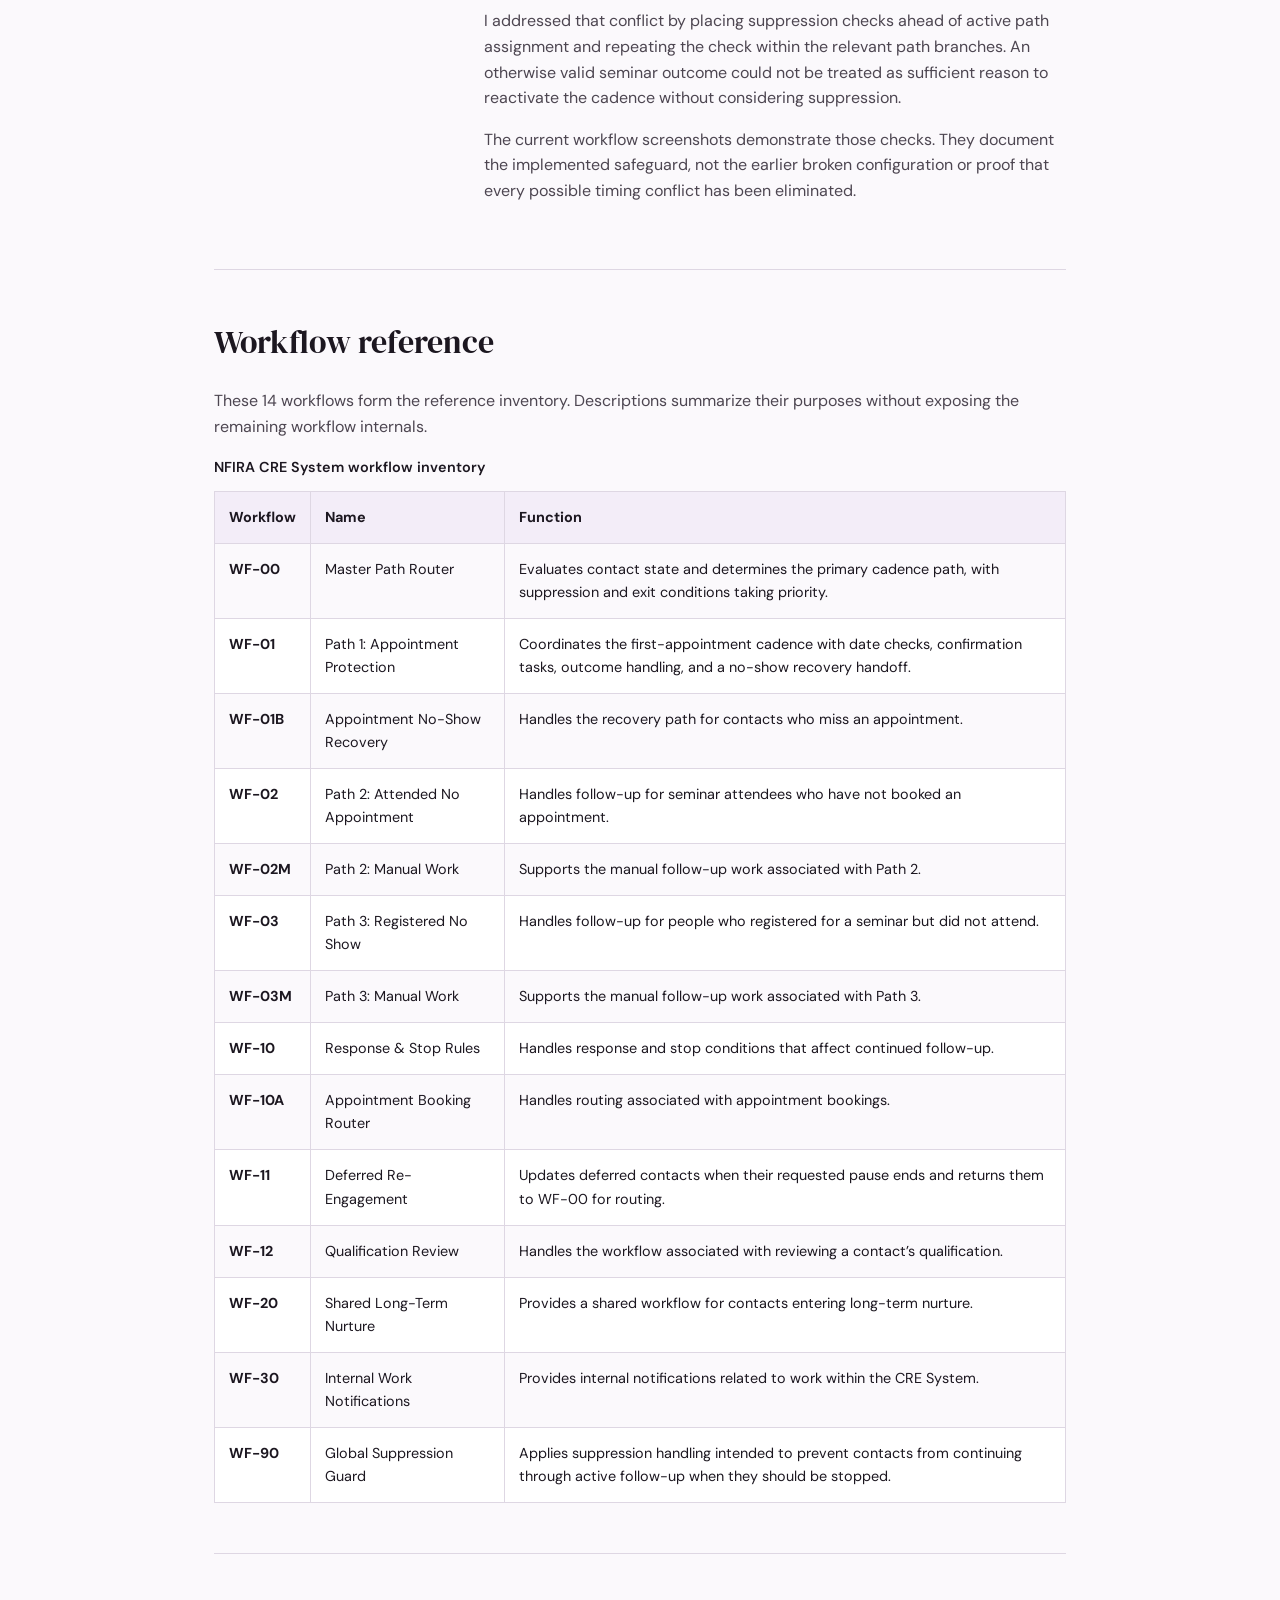
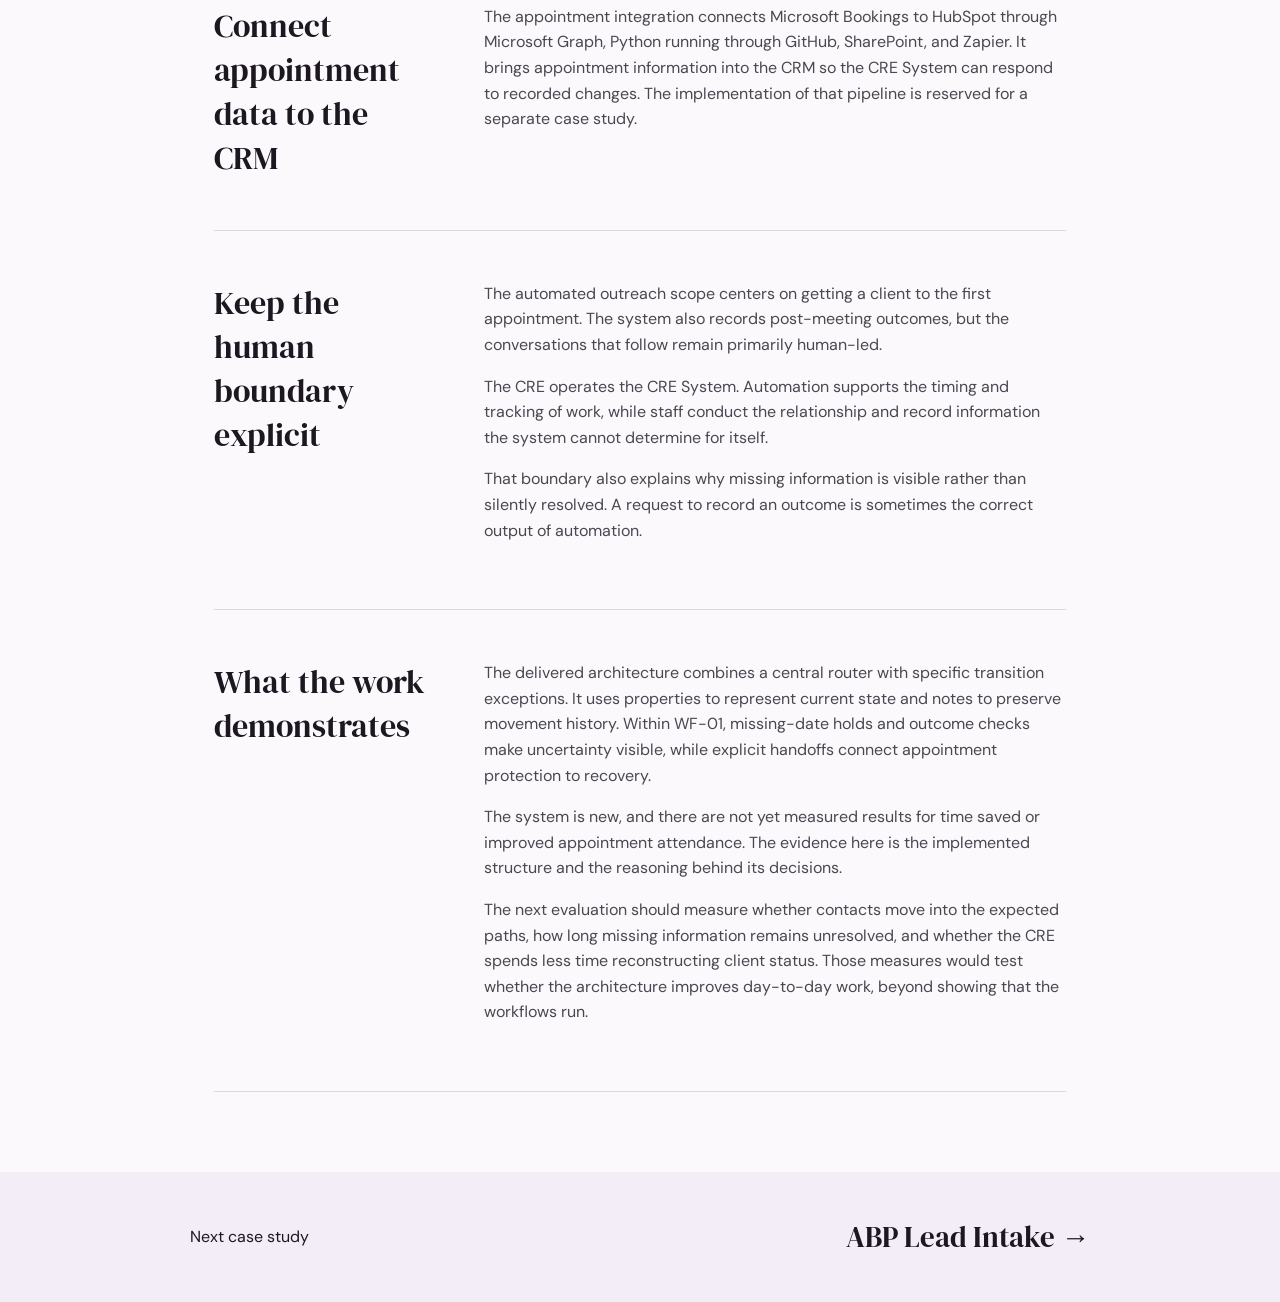
<file: case-studies/nfira-martech.html>
<!doctype html><html lang="en"><head><meta charset="utf-8"><meta name="viewport" content="width=device-width,initial-scale=1"><meta name="description" content="Paga Yang’s MarTech design case study for the NFIRA CRE System, covering routing, workflow exceptions, state tracking, and safeguards."><title>NFIRA MarTech Design | Paga Yang</title><link rel="stylesheet" href="../styles.css"></head><body><a class="skip-link" href="#main">Skip to content</a><header class="case-header"><a class="back-link" href="../index.html#work">← Back to portfolio</a></header><main id="main"><section class="case-hero"><p class="eyebrow">MarTech design · NFIRA CRE System</p><h1>Designing automation around changing client relationships</h1><p class="case-summary">Central routing, deliberate workflow exceptions, and a record of how each client moves through the process.</p><div class="case-meta"><span>Sole designer and builder</span><span>HubSpot</span><span>Microsoft Excel</span></div></section><article class="case-body ui-case"><p class="ui-note">The Client Relationship Expert (CRE) operates the CRE System. Read the companion <a href="nfira-product-design.html">Product Design</a> and <a href="nfira-ui-ux.html">UI/UX</a> case studies for the product evolution and interface decisions.</p><section><h2>The challenge</h2><div><p>A client’s journey to a consultation rarely follows a straight line. Someone can book, cancel, reschedule, miss an appointment, and return before ever attending their first meeting. Each change affects what should happen next and what should stop.</p><p>I designed the NFIRA CRE System to support those changes while keeping the Client Relationship Expert (CRE) informed. The challenge was to turn a human follow-up process into automation that could interpret recorded events without inventing an outcome when information was missing.</p><p>The product needed more than scheduled reminders. It needed a consistent way to decide where a contact belonged, handle exceptions, and preserve the history behind the current state.</p></div></section><section><h2>Separate what happened from what the system decides</h2><div><p>I began by distinguishing operational facts from the states the automation derives from them. An appointment status describes what has been recorded about the appointment. A cadence path describes how the system should respond.</p><p>That distinction also shaped the smart import workbook. Staff enter shared seminar details once and record attendee outcomes separately. The generated import sheet translates those inputs into CRM-facing values, with an import check and routing preview before the records reach HubSpot.</p><p>The workbook prepares the data; HubSpot evaluates it within the wider automation. Keeping those responsibilities distinct reduces the amount of routing knowledge the CRE needs to supply during data entry.</p><p>The same principle applies after an appointment. If its outcome has not been recorded, the system should identify missing information. It should not interpret silence as a completed meeting or a no-show.</p></div></section><section><h2>Move from one workflow to a routing architecture</h2><div><p>The first automation was a single workflow branching on NFIRA Journey Stage. It updated a small set of properties and provided an initial structure for the process.</p><p>As the requirements expanded, field updates became only one part of the job. The system also needed to coordinate timing, respect suppression, and move contacts between follow-up paths. Continuing to put every decision into the original workflow would make those responsibilities harder to manage.</p><p>I introduced WF-00, the Master Path Router, as the central routing authority. It evaluates the contact’s recorded state and determines the appropriate path, with suppression and hard exits taking priority over active follow-up.</p><p>Specialized workflows then handle the work associated with each path. WF-11, Deferred Re-Engagement, illustrates the normal pattern: it updates the relevant state when a requested pause ends and returns the contact to WF-00 for routing.</p><h3>Central routing with deliberate exceptions</h3><p>Some transitions need to happen inside the workflow already handling the contact. Sending every cancellation, rescheduling event, or recovery handoff through an increasingly complex router would concentrate too much logic in one place.</p><p>I defined specific workflow-level exceptions for those changes. WF-01, for example, can hand a contact directly to WF-01B for appointment no-show recovery. These handoffs operate within the overall routing design rather than replacing WF-00’s authority. The router also provides a safeguard when a contact’s workflow placement needs correction.</p><p>This balance was deliberate: centralize the general routing rules while locating particular transitions where they can be handled clearly.</p></div></section><section><h2>Preserve current state and movement history</h2><div><p>In the original Excel tracker, a path-change log recorded movement between follow-up paths. That requirement carried into the automated system.</p><p>Properties record the contact’s current state so workflows and the CRE can determine what applies now. Notes preserve transition history so earlier movements remain understandable after those properties change.</p><p>Both are necessary. A current status alone cannot explain that a client has cancelled and rescheduled several times. A history of notes alone would require the CRE to reconstruct the present situation manually.</p><p>The architecture therefore had to support repeated movement before the first appointment, rather than assume that every contact advances through each stage once.</p></div></section><section><h2>WF-01 as a representative example</h2><div><p>WF-01, Appointment Protection, shows how these architectural decisions become operational behavior. This case study uses selected portions of that workflow rather than exposing the full collection of internal workflows.</p><h3>Hold when required information is missing</h3><p>The visible enrollment criteria include Path 1 and a scheduled appointment. The workflow initializes the cadence and appointment-related state, then checks whether an appointment start time is known.</p><p>When the date is missing, it records “Appointment Date Missing,” sets the cadence to “On Hold,” and ends that branch. It does not continue through date-dependent steps using an assumed value.</p><p>This makes incomplete data an explicit condition the CRE can identify instead of leaving the contact in an apparently normal progression.</p><figure class="ui-figure martech-shot"><img src="../assets/nfira-martech/wf01-missing-date.png" width="560" height="661" alt="Missing appointment dates produce an explicit hold state." loading="lazy"><figcaption>Missing appointment dates produce an explicit hold state.</figcaption></figure><h3>Account for timing exceptions</h3><p>WF-01 uses delays relative to the appointment date, including a three-day checkpoint and subsequent appointment milestones. The branches distinguish reaching an assigned date from arriving after it, with separate handling when the date property is unknown.</p><p>Those distinctions matter because contacts can enter or change state at different times. A workflow cannot assume that every client will arrive early enough to pass through the same waiting periods.</p><p>The visible branches route later arrivals toward subsequent actions, while unknown dates lead to a hold. The design accounts for timing differences explicitly instead of treating every contact as if they began the process at the same moment.</p><h3>Create work for a person</h3><p>A confirmation checkpoint creates a task. During development, I reconsidered using tickets for these actions and chose tasks because the work represented individual follow-up steps for the CRE.</p><p>That decision connected the automation to the actual unit of work: a person needs to perform and record an action. A task appearing in the system is not evidence that the outreach has happened.</p><p>The captured task action is unassigned, so it demonstrates task creation rather than automatic assignment to the CRE. Ownership needs to be verified separately from the presence of the task itself.</p><figure class="ui-figure martech-shot"><img src="../assets/nfira-martech/wf01-confirmation-task.png" width="485" height="860" alt="A confirmation checkpoint creates a task before the next appointment-relative delay." loading="lazy"><figcaption>A confirmation checkpoint creates a task before the next appointment-relative delay.</figcaption></figure><h3>Handle outcomes without assuming them</h3><p>After the appointment time, WF-01 checks for completed, cancelled, and no-show outcomes. A separate branch handles the case where none is recorded.</p><p>For a missing outcome, the workflow records “Appointment Outcome Missing” and sets the next recommended action to “Record Appointment Outcome.” It leaves that factual decision to the person responsible for updating the record.</p><p>The no-show branch updates the state, creates a note, and hands the contact to WF-01B. The cancellation branch records the cancellation and identifies review as the next action. These are distinct responses to distinct events.</p><p>Post-meeting branches also record outcomes such as a second appointment or client status. The system can maintain those records without taking over the subsequent relationship.</p><figure class="ui-figure martech-shot"><img src="../assets/nfira-martech/wf01-recovery-handoff.png" width="711" height="813" alt="The no-show branch records a note and hands the contact to WF-01B." loading="lazy"><figcaption>The no-show branch records a note and hands the contact to WF-01B.</figcaption></figure></div></section><section><h2>Troubleshooting the decision logic</h2><div><p>Building the workflows required repeated correction. I sometimes missed connections between actions or made an assumption about what the process needed that did not hold up when I followed the full path.</p><p>The work involved checking more than whether individual actions were configured. A branch also needed to lead somewhere appropriate, leave the contact in a meaningful state, and provide enough context for the next workflow or the CRE.</p><p>The task-versus-ticket decision was one example of revisiting the design around the actual work. Suppression handling exposed a more consequential conflict between workflows.</p><h3>Keep suppression ahead of active routing</h3><p>During development, I encountered a condition where a contact could be suppressed, then evaluated again by WF-00 and routed back into an active path based on another property, such as attendance.</p><p>I addressed that conflict by placing suppression checks ahead of active path assignment and repeating the check within the relevant path branches. An otherwise valid seminar outcome could not be treated as sufficient reason to reactivate the cadence without considering suppression.</p><p>The current workflow screenshots demonstrate those checks. They document the implemented safeguard, not the earlier broken configuration or proof that every possible timing conflict has been eliminated.</p></div></section><section class="martech-inventory"><h2>Workflow reference</h2><div><p>These 14 workflows form the reference inventory. Descriptions summarize their purposes without exposing the remaining workflow internals.</p><div class="workflow-table-wrap" role="region" aria-label="Workflow reference" tabindex="0"><table class="workflow-reference"><caption>NFIRA CRE System workflow inventory</caption><thead><tr><th scope="col">Workflow</th><th scope="col">Name</th><th scope="col">Function</th></tr></thead><tbody><tr><th scope="row">WF-00</th><td>Master Path Router</td><td>Evaluates contact state and determines the primary cadence path, with suppression and exit conditions taking priority.</td></tr><tr><th scope="row">WF-01</th><td>Path 1: Appointment Protection</td><td>Coordinates the first-appointment cadence with date checks, confirmation tasks, outcome handling, and a no-show recovery handoff.</td></tr><tr><th scope="row">WF-01B</th><td>Appointment No-Show Recovery</td><td>Handles the recovery path for contacts who miss an appointment.</td></tr><tr><th scope="row">WF-02</th><td>Path 2: Attended No Appointment</td><td>Handles follow-up for seminar attendees who have not booked an appointment.</td></tr><tr><th scope="row">WF-02M</th><td>Path 2: Manual Work</td><td>Supports the manual follow-up work associated with Path 2.</td></tr><tr><th scope="row">WF-03</th><td>Path 3: Registered No Show</td><td>Handles follow-up for people who registered for a seminar but did not attend.</td></tr><tr><th scope="row">WF-03M</th><td>Path 3: Manual Work</td><td>Supports the manual follow-up work associated with Path 3.</td></tr><tr><th scope="row">WF-10</th><td>Response &amp; Stop Rules</td><td>Handles response and stop conditions that affect continued follow-up.</td></tr><tr><th scope="row">WF-10A</th><td>Appointment Booking Router</td><td>Handles routing associated with appointment bookings.</td></tr><tr><th scope="row">WF-11</th><td>Deferred Re-Engagement</td><td>Updates deferred contacts when their requested pause ends and returns them to WF-00 for routing.</td></tr><tr><th scope="row">WF-12</th><td>Qualification Review</td><td>Handles the workflow associated with reviewing a contact’s qualification.</td></tr><tr><th scope="row">WF-20</th><td>Shared Long-Term Nurture</td><td>Provides a shared workflow for contacts entering long-term nurture.</td></tr><tr><th scope="row">WF-30</th><td>Internal Work Notifications</td><td>Provides internal notifications related to work within the CRE System.</td></tr><tr><th scope="row">WF-90</th><td>Global Suppression Guard</td><td>Applies suppression handling intended to prevent contacts from continuing through active follow-up when they should be stopped.</td></tr></tbody></table></div></div></section><section><h2>Connect appointment data to the CRM</h2><div><p>The appointment integration connects Microsoft Bookings to HubSpot through Microsoft Graph, Python running through GitHub, SharePoint, and Zapier. It brings appointment information into the CRM so the CRE System can respond to recorded changes. The implementation of that pipeline is reserved for a separate case study.</p></div></section><section><h2>Keep the human boundary explicit</h2><div><p>The automated outreach scope centers on getting a client to the first appointment. The system also records post-meeting outcomes, but the conversations that follow remain primarily human-led.</p><p>The CRE operates the CRE System. Automation supports the timing and tracking of work, while staff conduct the relationship and record information the system cannot determine for itself.</p><p>That boundary also explains why missing information is visible rather than silently resolved. A request to record an outcome is sometimes the correct output of automation.</p></div></section><section><h2>What the work demonstrates</h2><div><p>The delivered architecture combines a central router with specific transition exceptions. It uses properties to represent current state and notes to preserve movement history. Within WF-01, missing-date holds and outcome checks make uncertainty visible, while explicit handoffs connect appointment protection to recovery.</p><p>The system is new, and there are not yet measured results for time saved or improved appointment attendance. The evidence here is the implemented structure and the reasoning behind its decisions.</p><p>The next evaluation should measure whether contacts move into the expected paths, how long missing information remains unresolved, and whether the CRE spends less time reconstructing client status. Those measures would test whether the architecture improves day-to-day work, beyond showing that the workflows run.</p></div></section></article></main><a class="next-case" href="abp-integration.html"><span>Next case study</span><strong>ABP Lead Intake →</strong></a></body></html>
</file>
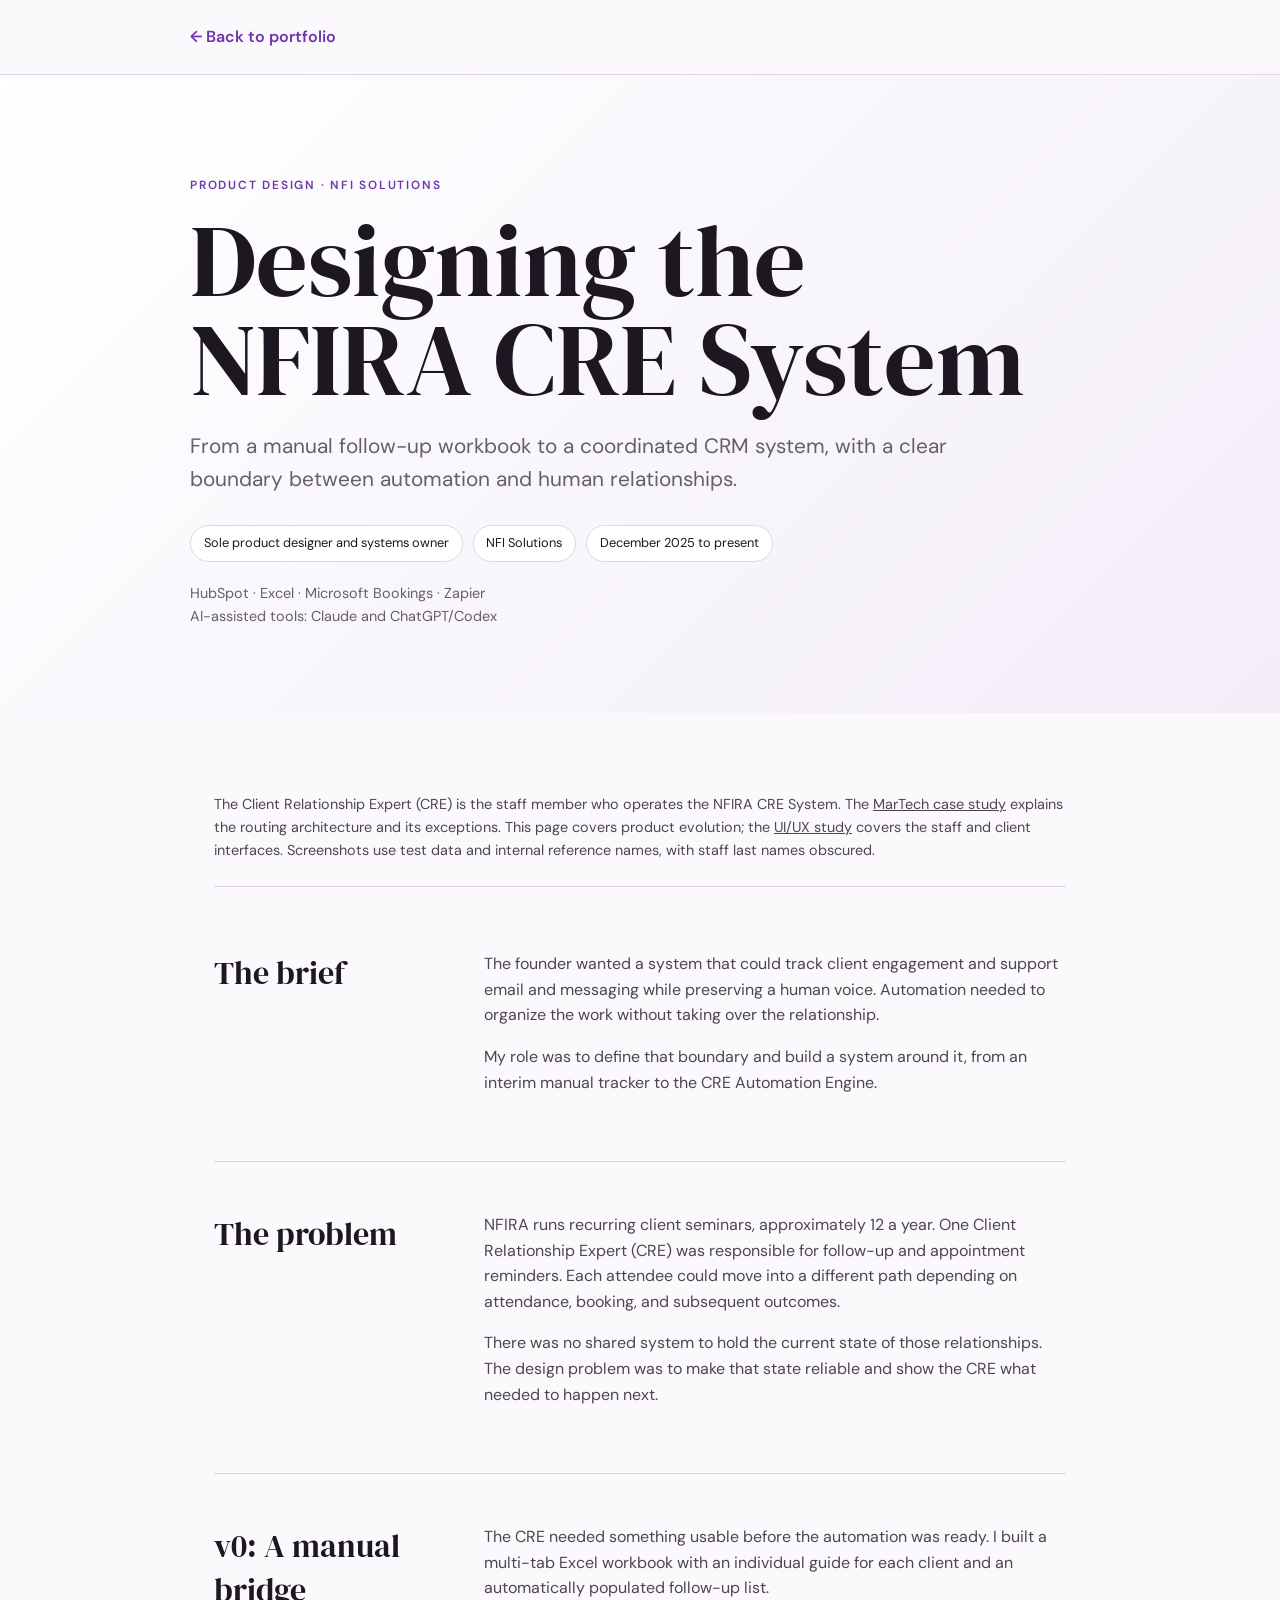
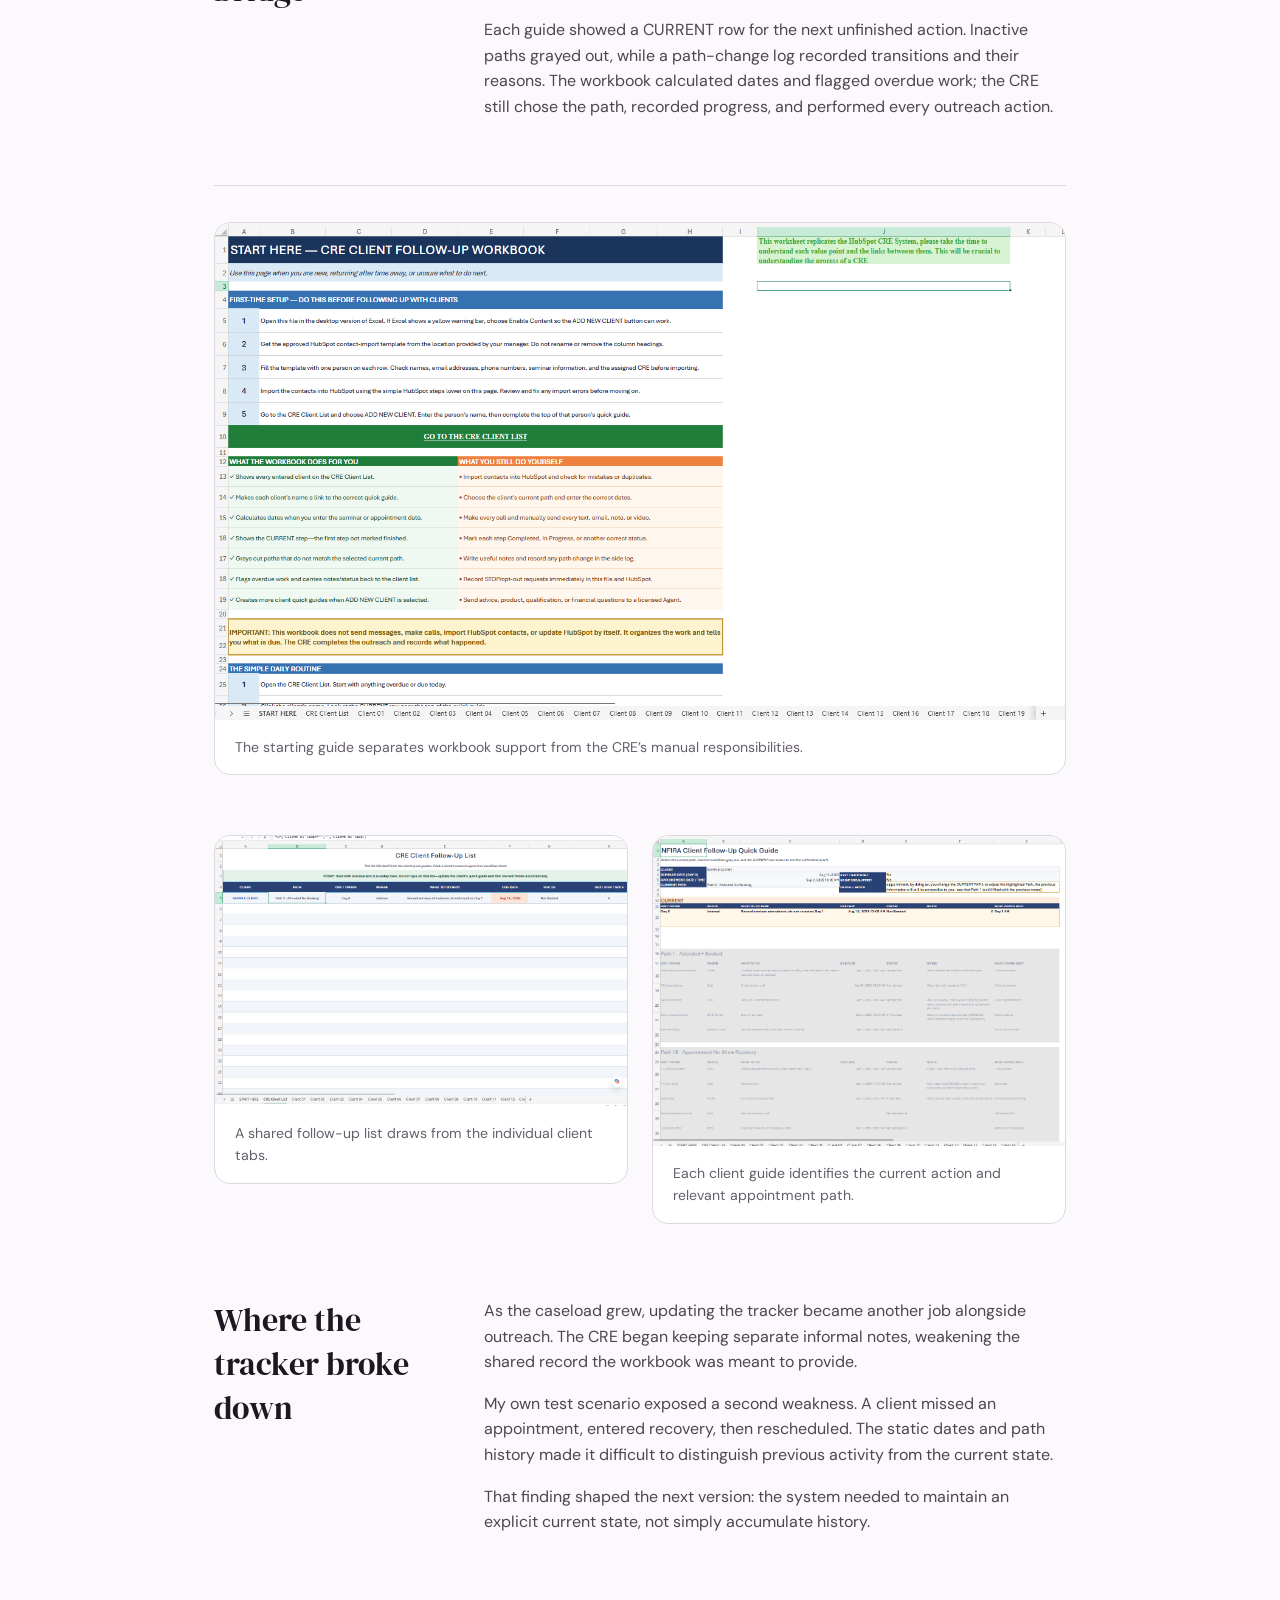
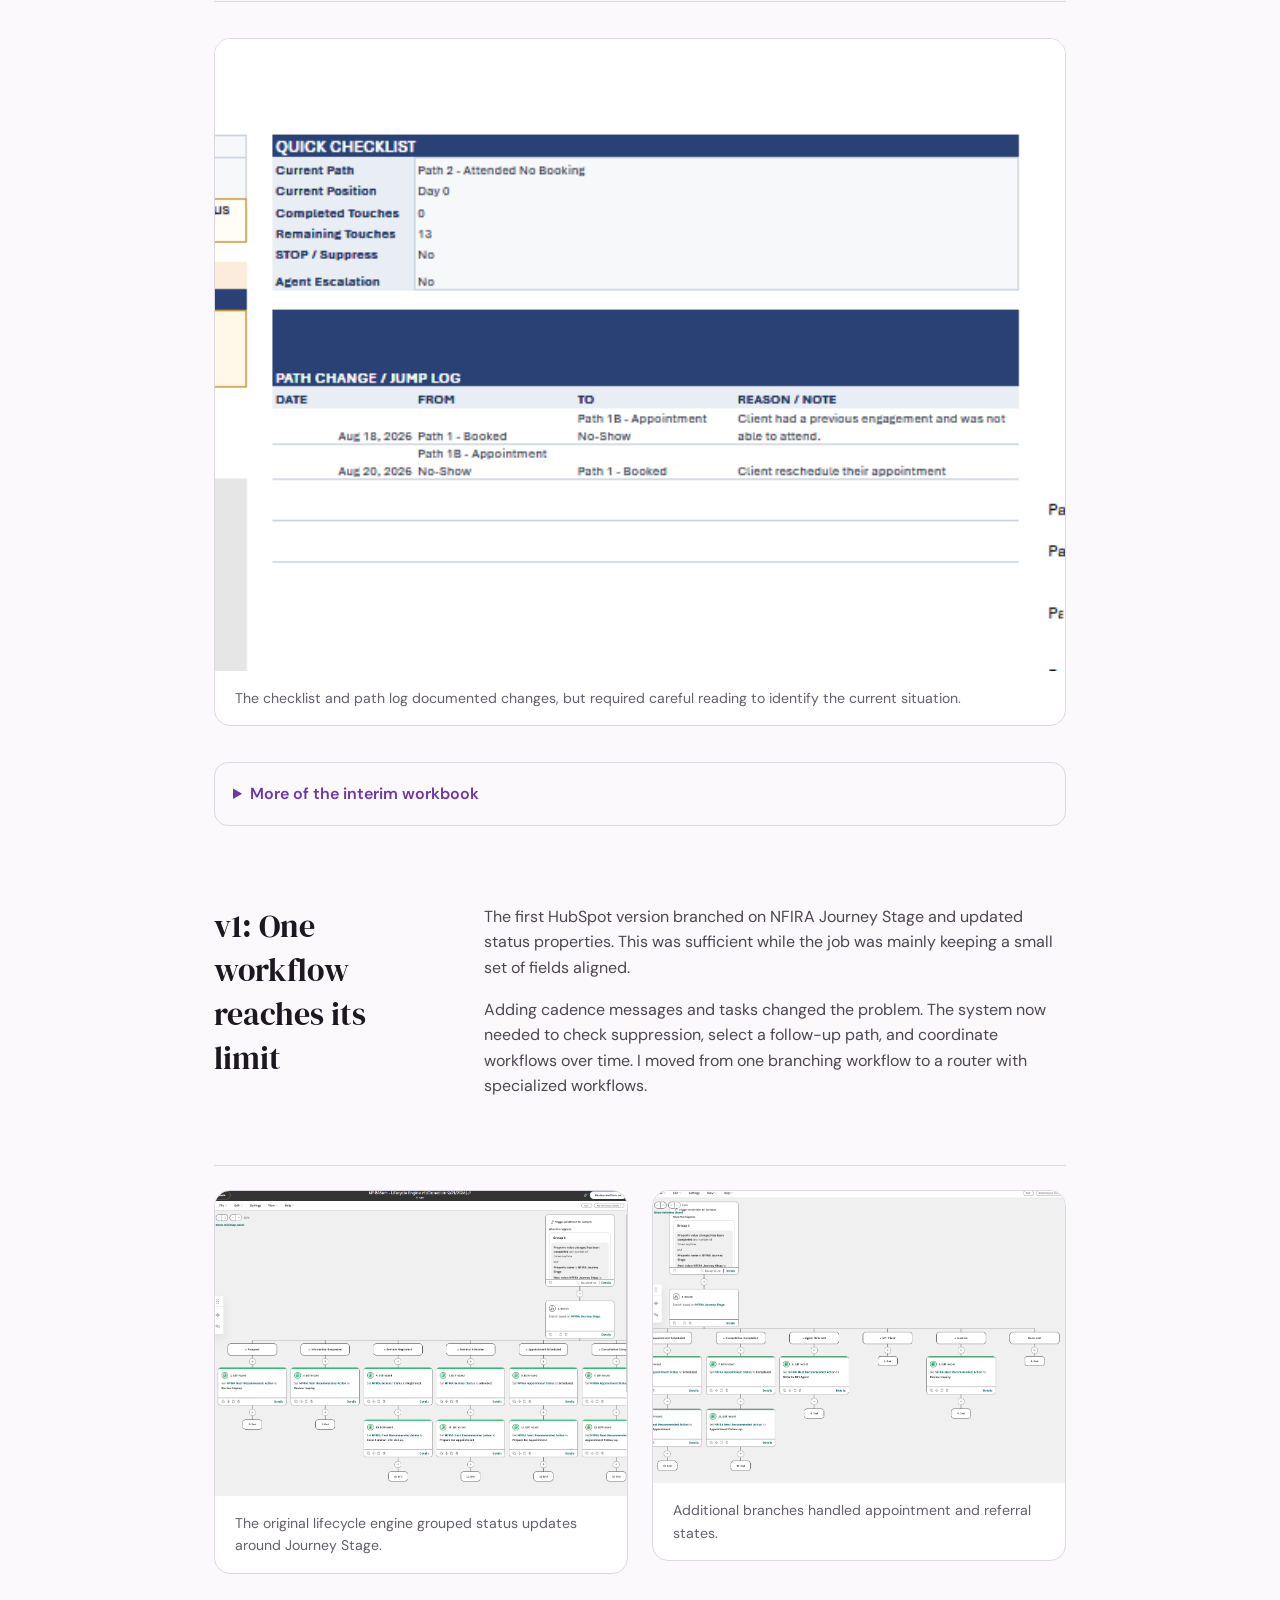
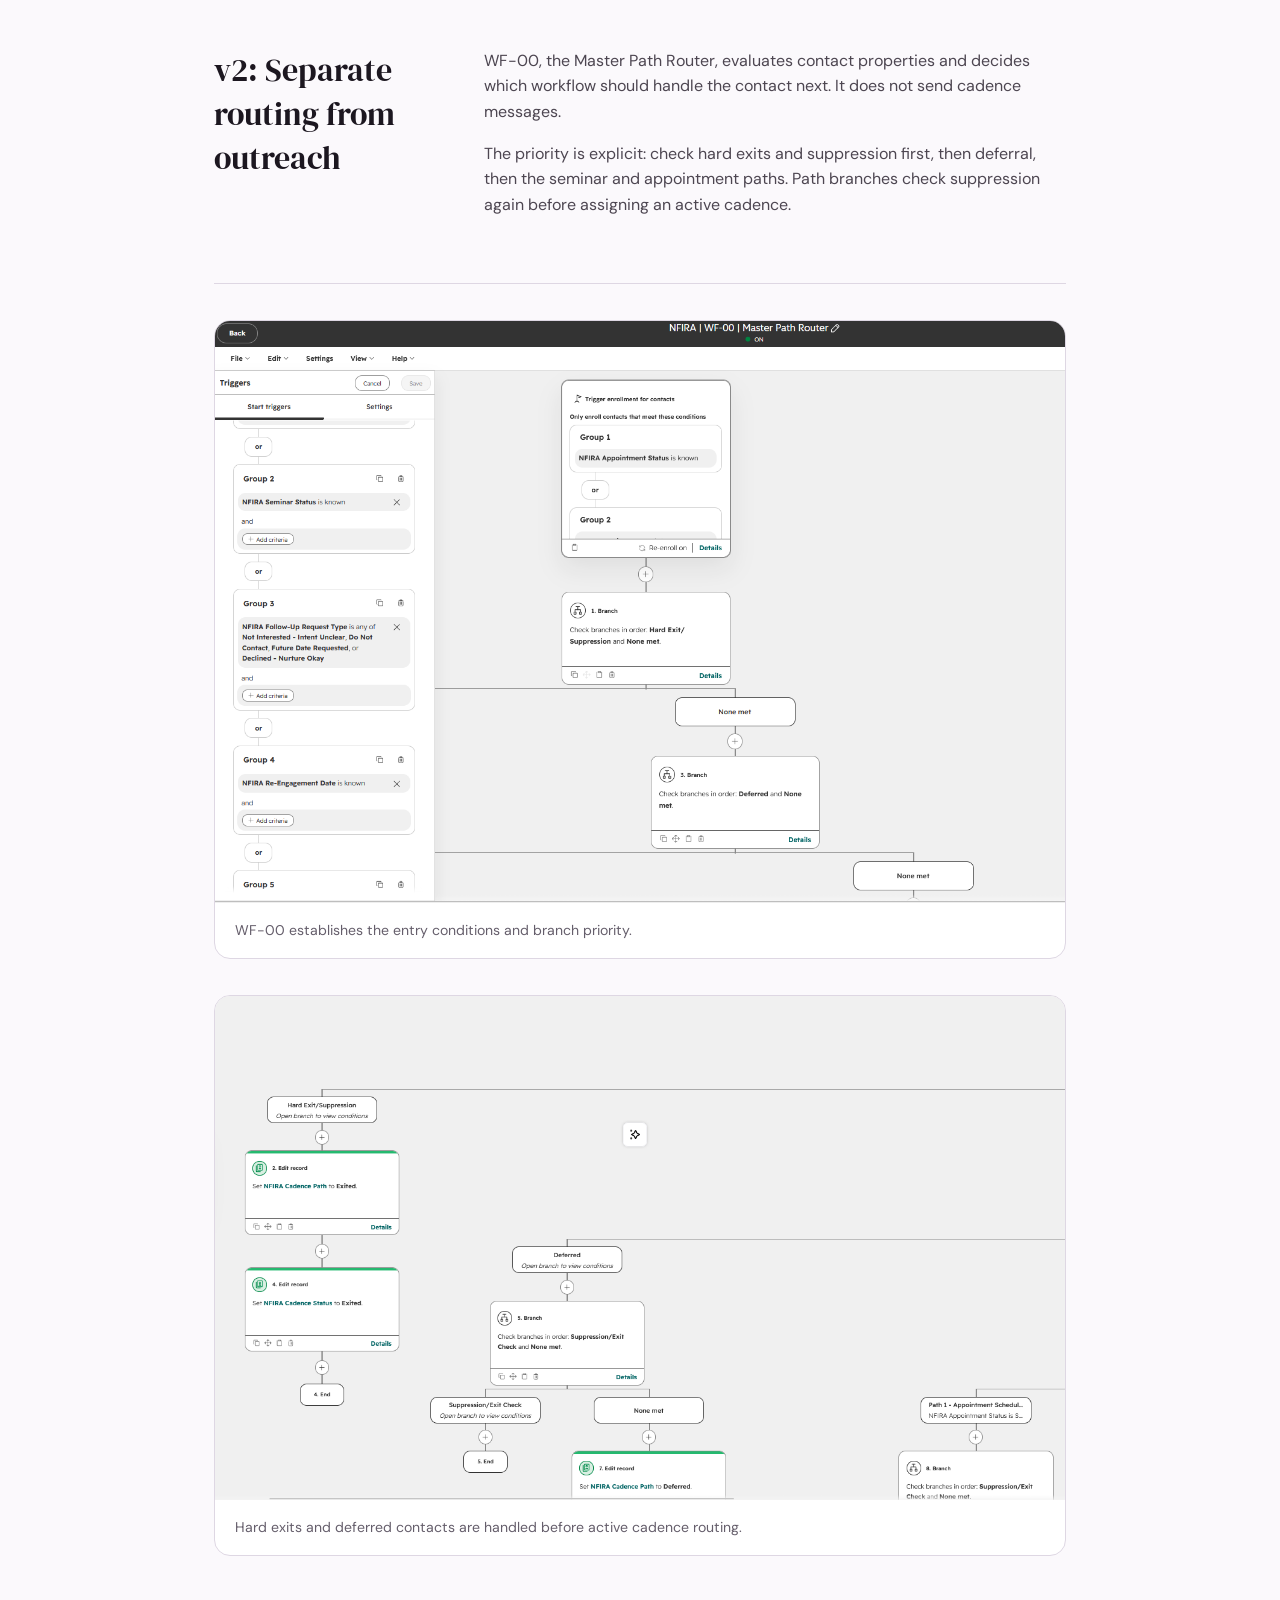
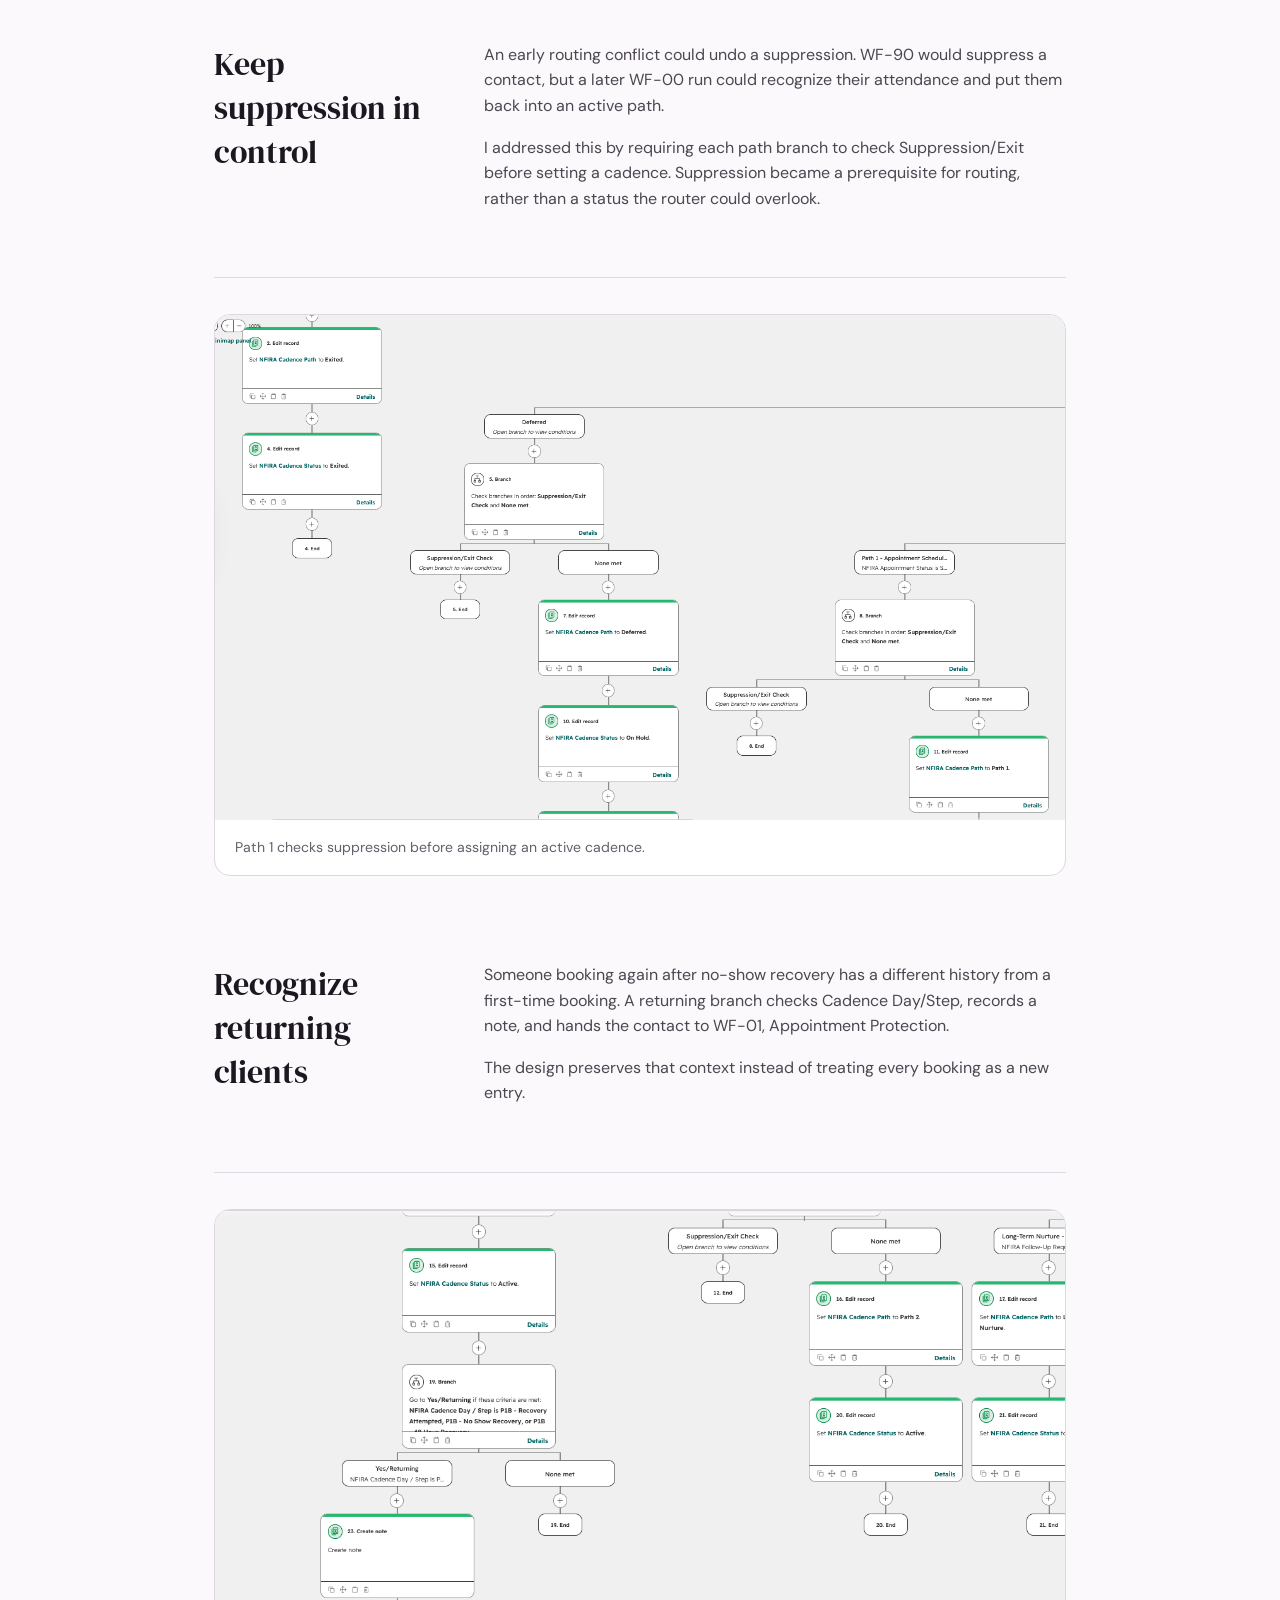
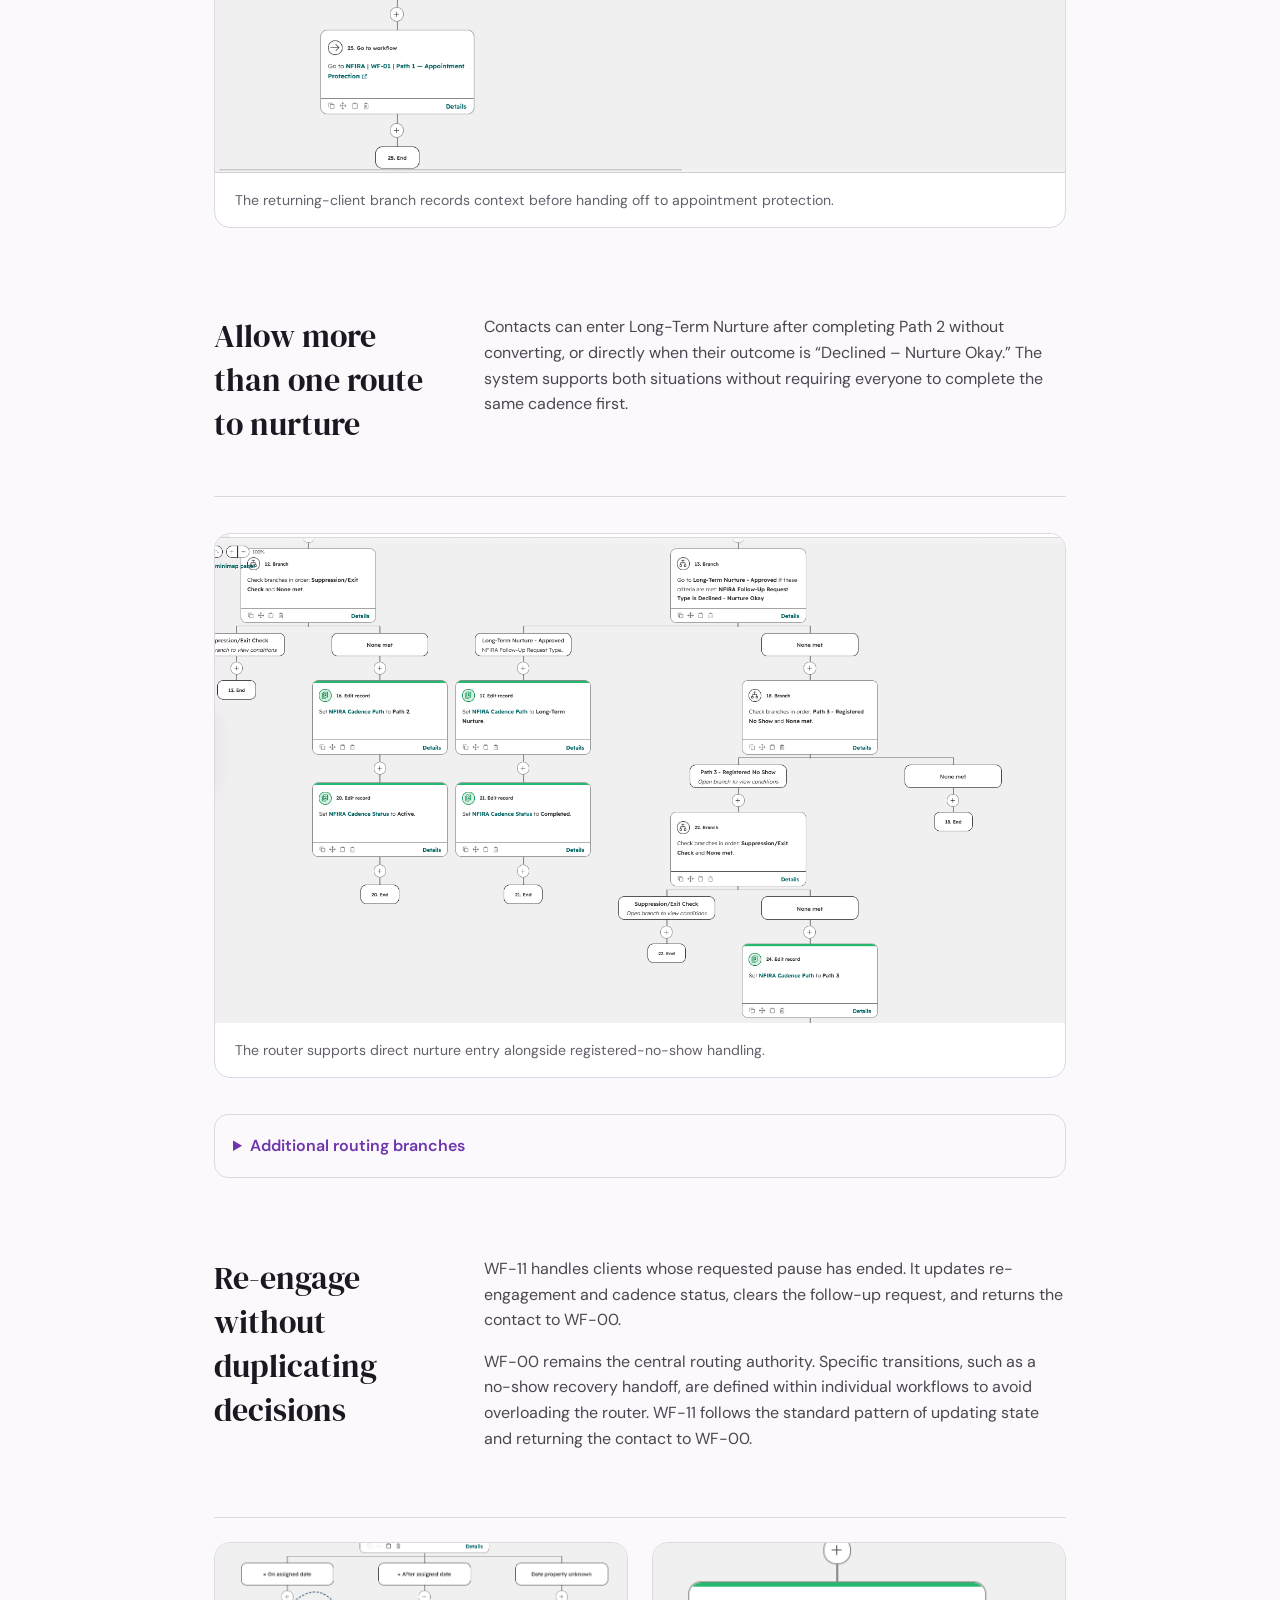
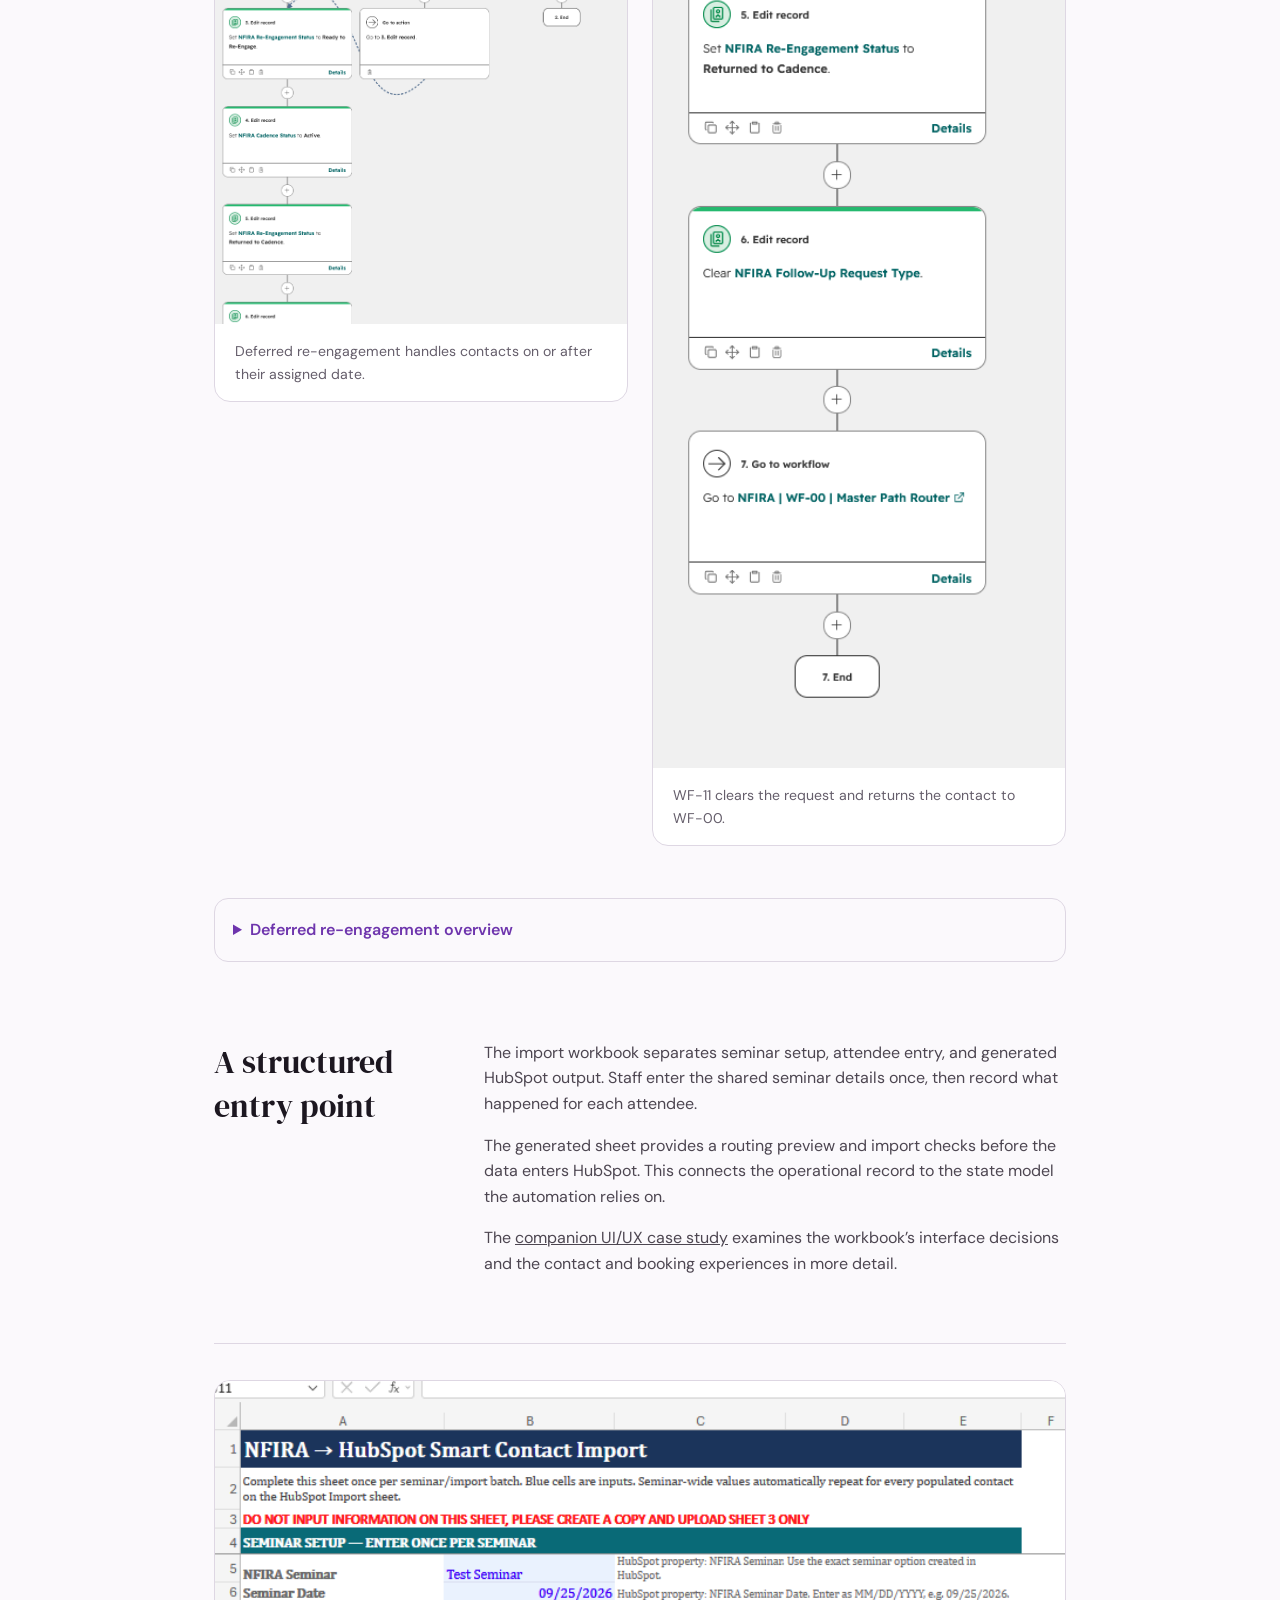
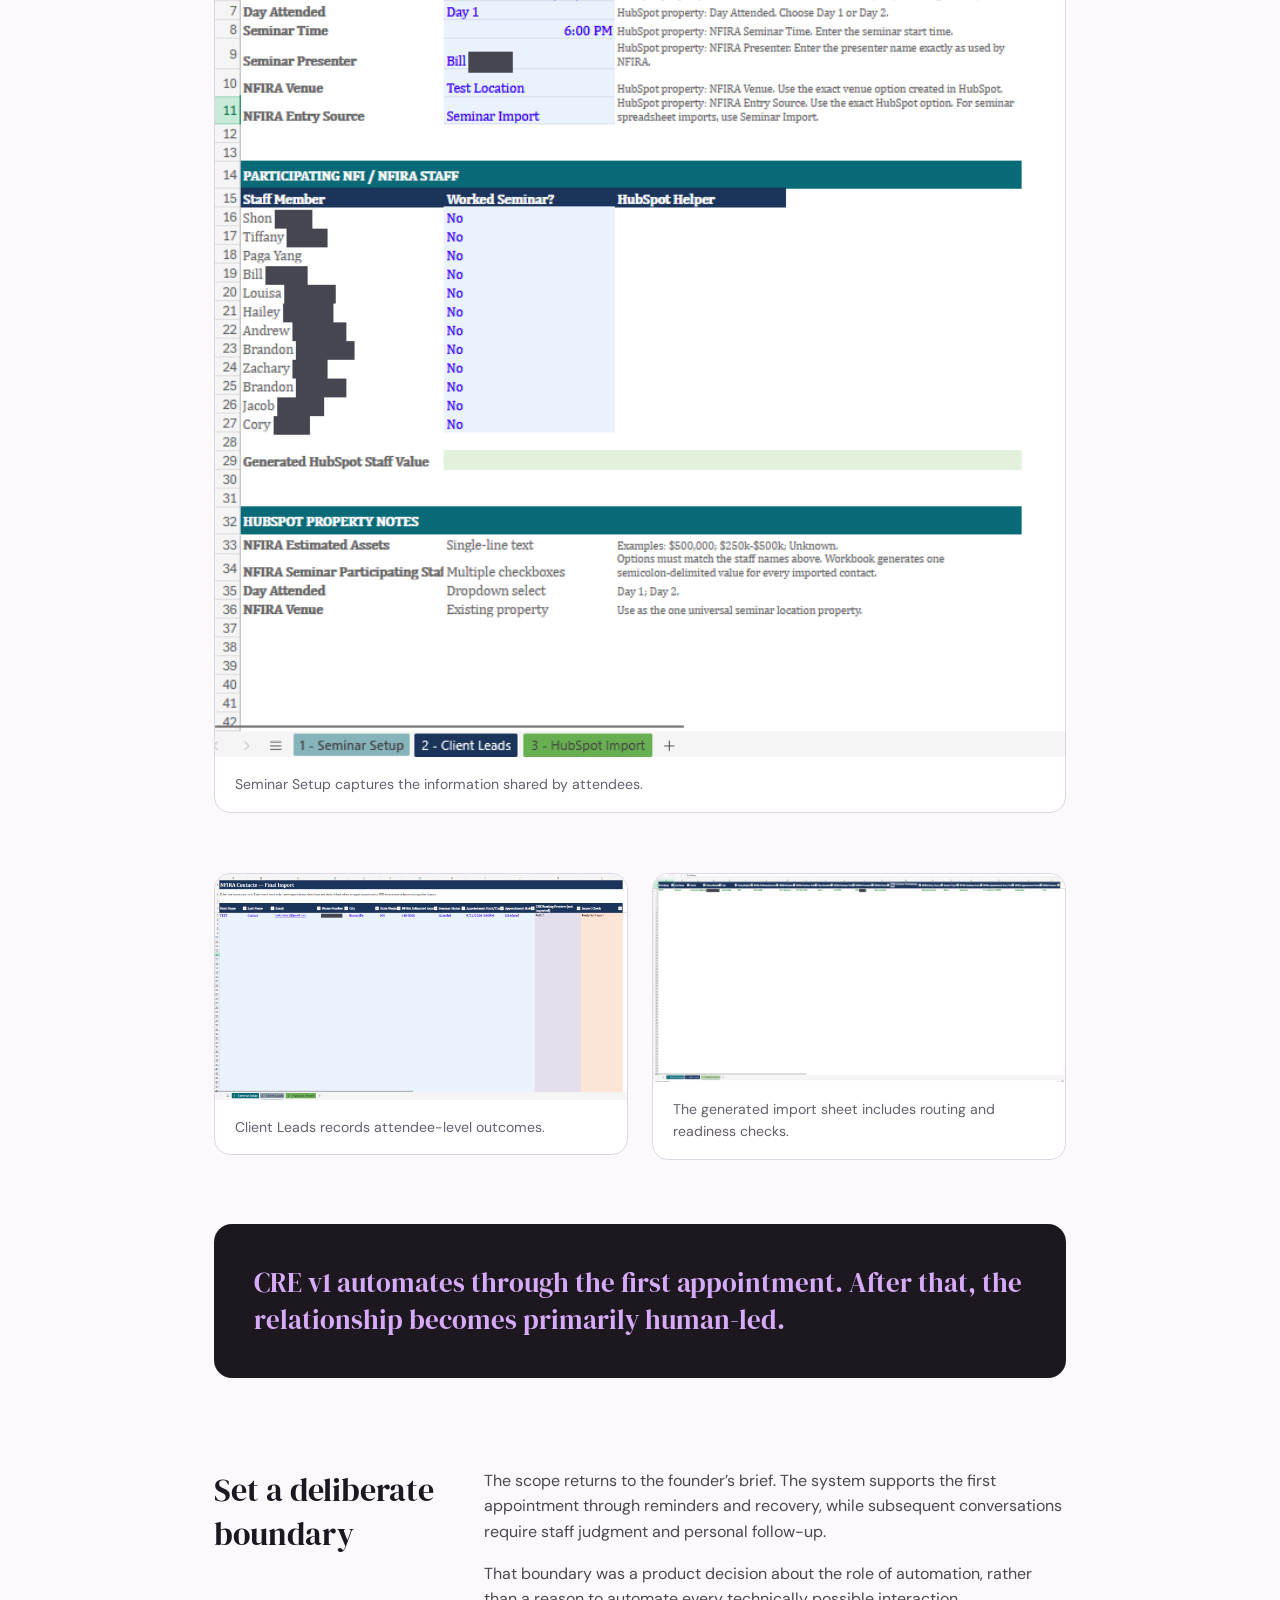
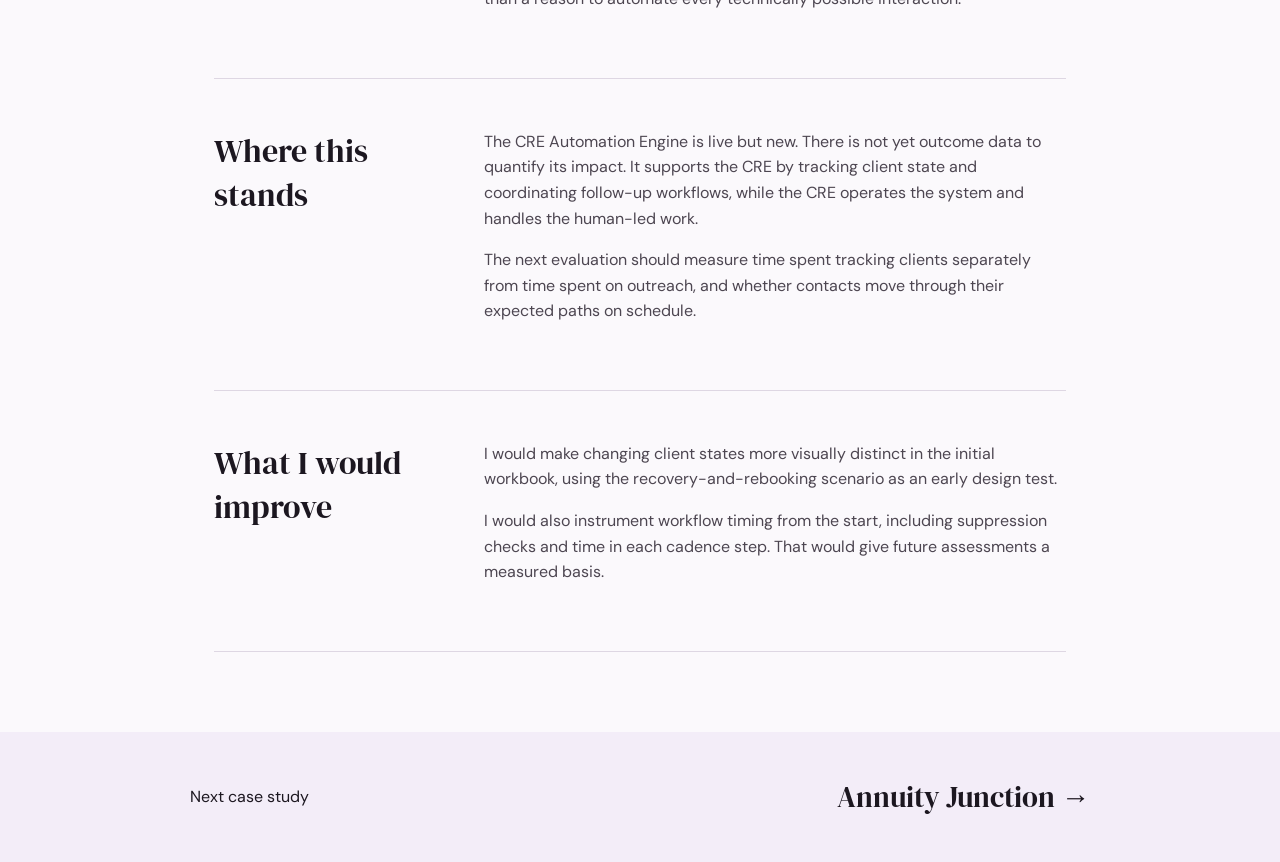
<file: case-studies/nfira-product-design.html>
<!doctype html><html lang="en"><head><meta charset="utf-8"><meta name="viewport" content="width=device-width,initial-scale=1"><meta name="description" content="Paga Yang’s product design case study for NFI Solutions: evolving NFIRA’s manual client tracker into a coordinated engagement system."><title>NFIRA Product Design | Paga Yang</title><link rel="stylesheet" href="../styles.css"></head><body><a class="skip-link" href="#main">Skip to content</a><header class="case-header"><a class="back-link" href="../index.html#work">← Back to portfolio</a></header><main id="main"><section class="case-hero"><p class="eyebrow">Product design · NFI Solutions</p><h1>Designing the NFIRA CRE System</h1><p class="case-summary">From a manual follow-up workbook to a coordinated CRM system, with a clear boundary between automation and human relationships.</p><div class="case-meta"><span>Sole product designer and systems owner</span><span>NFI Solutions</span><span>December 2025 to present</span></div><p class="ui-context">HubSpot · Excel · Microsoft Bookings · Zapier<br>AI-assisted tools: Claude and ChatGPT/Codex</p></section><article class="case-body ui-case"><p class="ui-note">The Client Relationship Expert (CRE) is the staff member who operates the NFIRA CRE System. The <a href="nfira-martech.html">MarTech case study</a> explains the routing architecture and its exceptions. This page covers product evolution; the <a href="nfira-ui-ux.html">UI/UX study</a> covers the staff and client interfaces. Screenshots use test data and internal reference names, with staff last names obscured.</p><section><h2>The brief</h2><div><p>The founder wanted a system that could track client engagement and support email and messaging while preserving a human voice. Automation needed to organize the work without taking over the relationship.</p><p>My role was to define that boundary and build a system around it, from an interim manual tracker to the CRE Automation Engine.</p></div></section><section><h2>The problem</h2><div><p>NFIRA runs recurring client seminars, approximately 12 a year. One Client Relationship Expert (CRE) was responsible for follow-up and appointment reminders. Each attendee could move into a different path depending on attendance, booking, and subsequent outcomes.</p><p>There was no shared system to hold the current state of those relationships. The design problem was to make that state reliable and show the CRE what needed to happen next.</p></div></section><section><h2>v0: A manual bridge</h2><div><p>The CRE needed something usable before the automation was ready. I built a multi-tab Excel workbook with an individual guide for each client and an automatically populated follow-up list.</p><p>Each guide showed a CURRENT row for the next unfinished action. Inactive paths grayed out, while a path-change log recorded transitions and their reasons. The workbook calculated dates and flagged overdue work; the CRE still chose the path, recorded progress, and performed every outreach action.</p></div></section><figure class="ui-figure"><img src="../assets/nfira-product-design/v0-01-start-here.png" width="1398" height="816" alt="The starting guide separates workbook support from the CRE’s manual responsibilities." loading="lazy"><figcaption>The starting guide separates workbook support from the CRE’s manual responsibilities.</figcaption></figure><div class="ui-gallery"><figure class="ui-figure"><img src="../assets/nfira-product-design/v0-03-client-followup-list.png" width="1276" height="835" alt="A shared follow-up list draws from the individual client tabs." loading="lazy"><figcaption>A shared follow-up list draws from the individual client tabs.</figcaption></figure><figure class="ui-figure"><img src="../assets/nfira-product-design/v0-04-quick-guide-path1-1b.png" width="1089" height="819" alt="Each client guide identifies the current action and relevant appointment path." loading="lazy"><figcaption>Each client guide identifies the current action and relevant appointment path.</figcaption></figure></div><section><h2>Where the tracker broke down</h2><div><p>As the caseload grew, updating the tracker became another job alongside outreach. The CRE began keeping separate informal notes, weakening the shared record the workbook was meant to provide.</p><p>My own test scenario exposed a second weakness. A client missed an appointment, entered recovery, then rescheduled. The static dates and path history made it difficult to distinguish previous activity from the current state.</p><p>That finding shaped the next version: the system needed to maintain an explicit current state, not simply accumulate history.</p></div></section><figure class="ui-figure"><img src="../assets/nfira-product-design/v0-06-quick-checklist-and-path-log.png" width="534" height="397" alt="The checklist and path log documented changes, but required careful reading to identify the current situation." loading="lazy"><figcaption>The checklist and path log documented changes, but required careful reading to identify the current situation.</figcaption></figure><details class="product-detail"><summary>More of the interim workbook</summary><div class="ui-gallery"><figure class="ui-figure"><img src="../assets/nfira-product-design/v0-02-import-steps-and-stop-rule.png" width="1068" height="832" alt="Import instructions and the stop rule support the manual process." loading="lazy"><figcaption>Import instructions and the stop rule support the manual process.</figcaption></figure><figure class="ui-figure"><img src="../assets/nfira-product-design/v0-05-path2-path3.png" width="1078" height="800" alt="Separate guides support attendees without a booking and seminar no-shows." loading="lazy"><figcaption>Separate guides support attendees without a booking and seminar no-shows.</figcaption></figure></div></details><section><h2>v1: One workflow reaches its limit</h2><div><p>The first HubSpot version branched on NFIRA Journey Stage and updated status properties. This was sufficient while the job was mainly keeping a small set of fields aligned.</p><p>Adding cadence messages and tasks changed the problem. The system now needed to check suppression, select a follow-up path, and coordinate workflows over time. I moved from one branching workflow to a router with specialized workflows.</p></div></section><div class="ui-gallery"><figure class="ui-figure"><img src="../assets/nfira-product-design/v1-01-lifecycle-engine-left.png" width="1257" height="930" alt="The original lifecycle engine grouped status updates around Journey Stage." loading="lazy"><figcaption>The original lifecycle engine grouped status updates around Journey Stage.</figcaption></figure><figure class="ui-figure"><img src="../assets/nfira-product-design/v1-02-lifecycle-engine-right.png" width="1245" height="884" alt="Additional branches handled appointment and referral states." loading="lazy"><figcaption>Additional branches handled appointment and referral states.</figcaption></figure></div><section><h2>v2: Separate routing from outreach</h2><div><p>WF-00, the Master Path Router, evaluates contact properties and decides which workflow should handle the contact next. It does not send cadence messages.</p><p>The priority is explicit: check hard exits and suppression first, then deferral, then the seminar and appointment paths. Path branches check suppression again before assigning an active cadence.</p></div></section><figure class="ui-figure"><img src="../assets/nfira-product-design/wf00-01-trigger-and-branch-overview.png" width="1410" height="965" alt="WF-00 establishes the entry conditions and branch priority." loading="lazy"><figcaption>WF-00 establishes the entry conditions and branch priority.</figcaption></figure><figure class="ui-figure"><img src="../assets/nfira-product-design/wf00-02-hard-exit-and-deferred.png" width="1342" height="797" alt="Hard exits and deferred contacts are handled before active cadence routing." loading="lazy"><figcaption>Hard exits and deferred contacts are handled before active cadence routing.</figcaption></figure><section><h2>Keep suppression in control</h2><div><p>An early routing conflict could undo a suppression. WF-90 would suppress a contact, but a later WF-00 run could recognize their attendance and put them back into an active path.</p><p>I addressed this by requiring each path branch to check Suppression/Exit before setting a cadence. Suppression became a prerequisite for routing, rather than a status the router could overlook.</p></div></section><figure class="ui-figure"><img src="../assets/nfira-product-design/wf00-04-suppression-check-and-path1.png" width="1481" height="880" alt="Path 1 checks suppression before assigning an active cadence." loading="lazy"><figcaption>Path 1 checks suppression before assigning an active cadence.</figcaption></figure><section><h2>Recognize returning clients</h2><div><p>Someone booking again after no-show recovery has a different history from a first-time booking. A returning branch checks Cadence Day/Step, records a note, and hands the contact to WF-01, Appointment Protection.</p><p>The design preserves that context instead of treating every booking as a new entry.</p></div></section><figure class="ui-figure"><img src="../assets/nfira-product-design/wf00-05-path1-returning-branch.png" width="1347" height="892" alt="The returning-client branch records context before handing off to appointment protection." loading="lazy"><figcaption>The returning-client branch records context before handing off to appointment protection.</figcaption></figure><section><h2>Allow more than one route to nurture</h2><div><p>Contacts can enter Long-Term Nurture after completing Path 2 without converting, or directly when their outcome is “Declined – Nurture Okay.” The system supports both situations without requiring everyone to complete the same cadence first.</p></div></section><figure class="ui-figure"><img src="../assets/nfira-product-design/wf00-06-long-term-nurture-and-path3.png" width="1531" height="880" alt="The router supports direct nurture entry alongside registered-no-show handling." loading="lazy"><figcaption>The router supports direct nurture entry alongside registered-no-show handling.</figcaption></figure><details class="product-detail"><summary>Additional routing branches</summary><div class="ui-gallery"><figure class="ui-figure"><img src="../assets/nfira-product-design/wf00-03-path-overview-branch.png" width="1782" height="900" alt="Additional path branches within the master router." loading="lazy"><figcaption>Additional path branches within the master router.</figcaption></figure><figure class="ui-figure"><img src="../assets/nfira-product-design/wf00-07-path3-suppression-and-end.png" width="602" height="535" alt="The registered-no-show path also checks suppression before proceeding." loading="lazy"><figcaption>The registered-no-show path also checks suppression before proceeding.</figcaption></figure></div></details><section><h2>Re-engage without duplicating decisions</h2><div><p>WF-11 handles clients whose requested pause has ended. It updates re-engagement and cadence status, clears the follow-up request, and returns the contact to WF-00.</p><p>WF-00 remains the central routing authority. Specific transitions, such as a no-show recovery handoff, are defined within individual workflows to avoid overloading the router. WF-11 follows the standard pattern of updating state and returning the contact to WF-00.</p></div></section><div class="ui-gallery"><figure class="ui-figure"><img src="../assets/nfira-product-design/wf11-01-branch-logic.png" width="889" height="822" alt="Deferred re-engagement handles contacts on or after their assigned date." loading="lazy"><figcaption>Deferred re-engagement handles contacts on or after their assigned date.</figcaption></figure><figure class="ui-figure"><img src="../assets/nfira-product-design/wf11-02-handoff-to-wf00.png" width="387" height="775" alt="WF-11 clears the request and returns the contact to WF-00." loading="lazy"><figcaption>WF-11 clears the request and returns the contact to WF-00.</figcaption></figure></div><details class="product-detail"><summary>Deferred re-engagement overview</summary><figure class="ui-figure"><img src="../assets/nfira-product-design/10_wf11_deferred_reengagement.png" width="383" height="765" alt="An additional view of the deferred re-engagement workflow." loading="lazy"><figcaption>An additional view of the deferred re-engagement workflow.</figcaption></figure></details><section><h2>A structured entry point</h2><div><p>The import workbook separates seminar setup, attendee entry, and generated HubSpot output. Staff enter the shared seminar details once, then record what happened for each attendee.</p><p>The generated sheet provides a routing preview and import checks before the data enters HubSpot. This connects the operational record to the state model the automation relies on.</p><p>The <a href="nfira-ui-ux.html">companion UI/UX case study</a> examines the workbook’s interface decisions and the contact and booking experiences in more detail.</p></div></section><figure class="ui-figure"><img src="../assets/nfira-product-design/07_import_workbook_seminar_setup.png" width="725" height="833" alt="Seminar Setup captures the information shared by attendees." loading="lazy"><figcaption>Seminar Setup captures the information shared by attendees.</figcaption></figure><div class="ui-gallery"><figure class="ui-figure"><img src="../assets/nfira-product-design/08_import_workbook_client_leads.png" width="1498" height="822" alt="Client Leads records attendee-level outcomes." loading="lazy"><figcaption>Client Leads records attendee-level outcomes.</figcaption></figure><figure class="ui-figure"><img src="../assets/nfira-product-design/09_import_workbook_hubspot_import.png" width="1749" height="883" alt="The generated import sheet includes routing and readiness checks." loading="lazy"><figcaption>The generated import sheet includes routing and readiness checks.</figcaption></figure></div><div class="case-callout"><strong>CRE v1 automates through the first appointment. After that, the relationship becomes primarily human-led.</strong></div><section><h2>Set a deliberate boundary</h2><div><p>The scope returns to the founder’s brief. The system supports the first appointment through reminders and recovery, while subsequent conversations require staff judgment and personal follow-up.</p><p>That boundary was a product decision about the role of automation, rather than a reason to automate every technically possible interaction.</p></div></section><section><h2>Where this stands</h2><div><p>The CRE Automation Engine is live but new. There is not yet outcome data to quantify its impact. It supports the CRE by tracking client state and coordinating follow-up workflows, while the CRE operates the system and handles the human-led work.</p><p>The next evaluation should measure time spent tracking clients separately from time spent on outreach, and whether contacts move through their expected paths on schedule.</p></div></section><section><h2>What I would improve</h2><div><p>I would make changing client states more visually distinct in the initial workbook, using the recovery-and-rebooking scenario as an early design test.</p><p>I would also instrument workflow timing from the start, including suppression checks and time in each cadence step. That would give future assessments a measured basis.</p></div></section></article></main><a class="next-case" href="annuity-junction.html"><span>Next case study</span><strong>Annuity Junction →</strong></a></body></html>
</file>
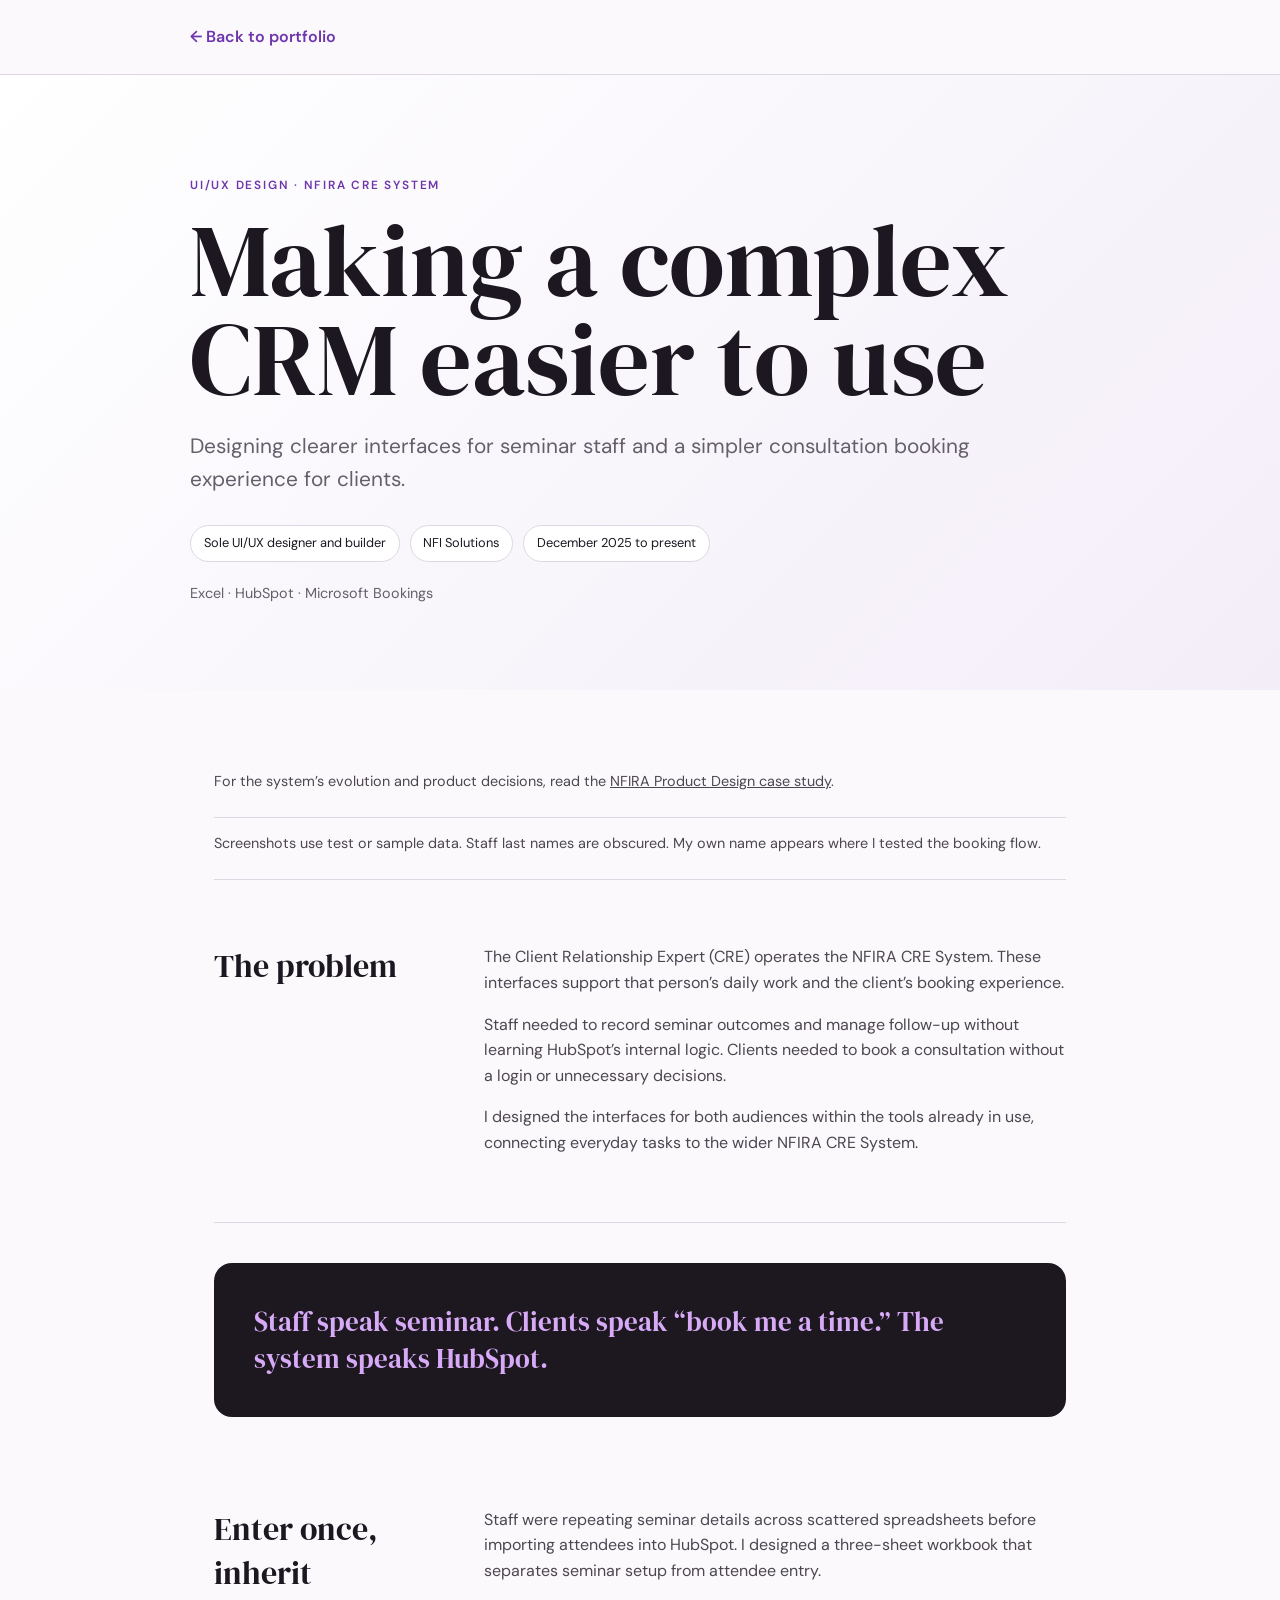
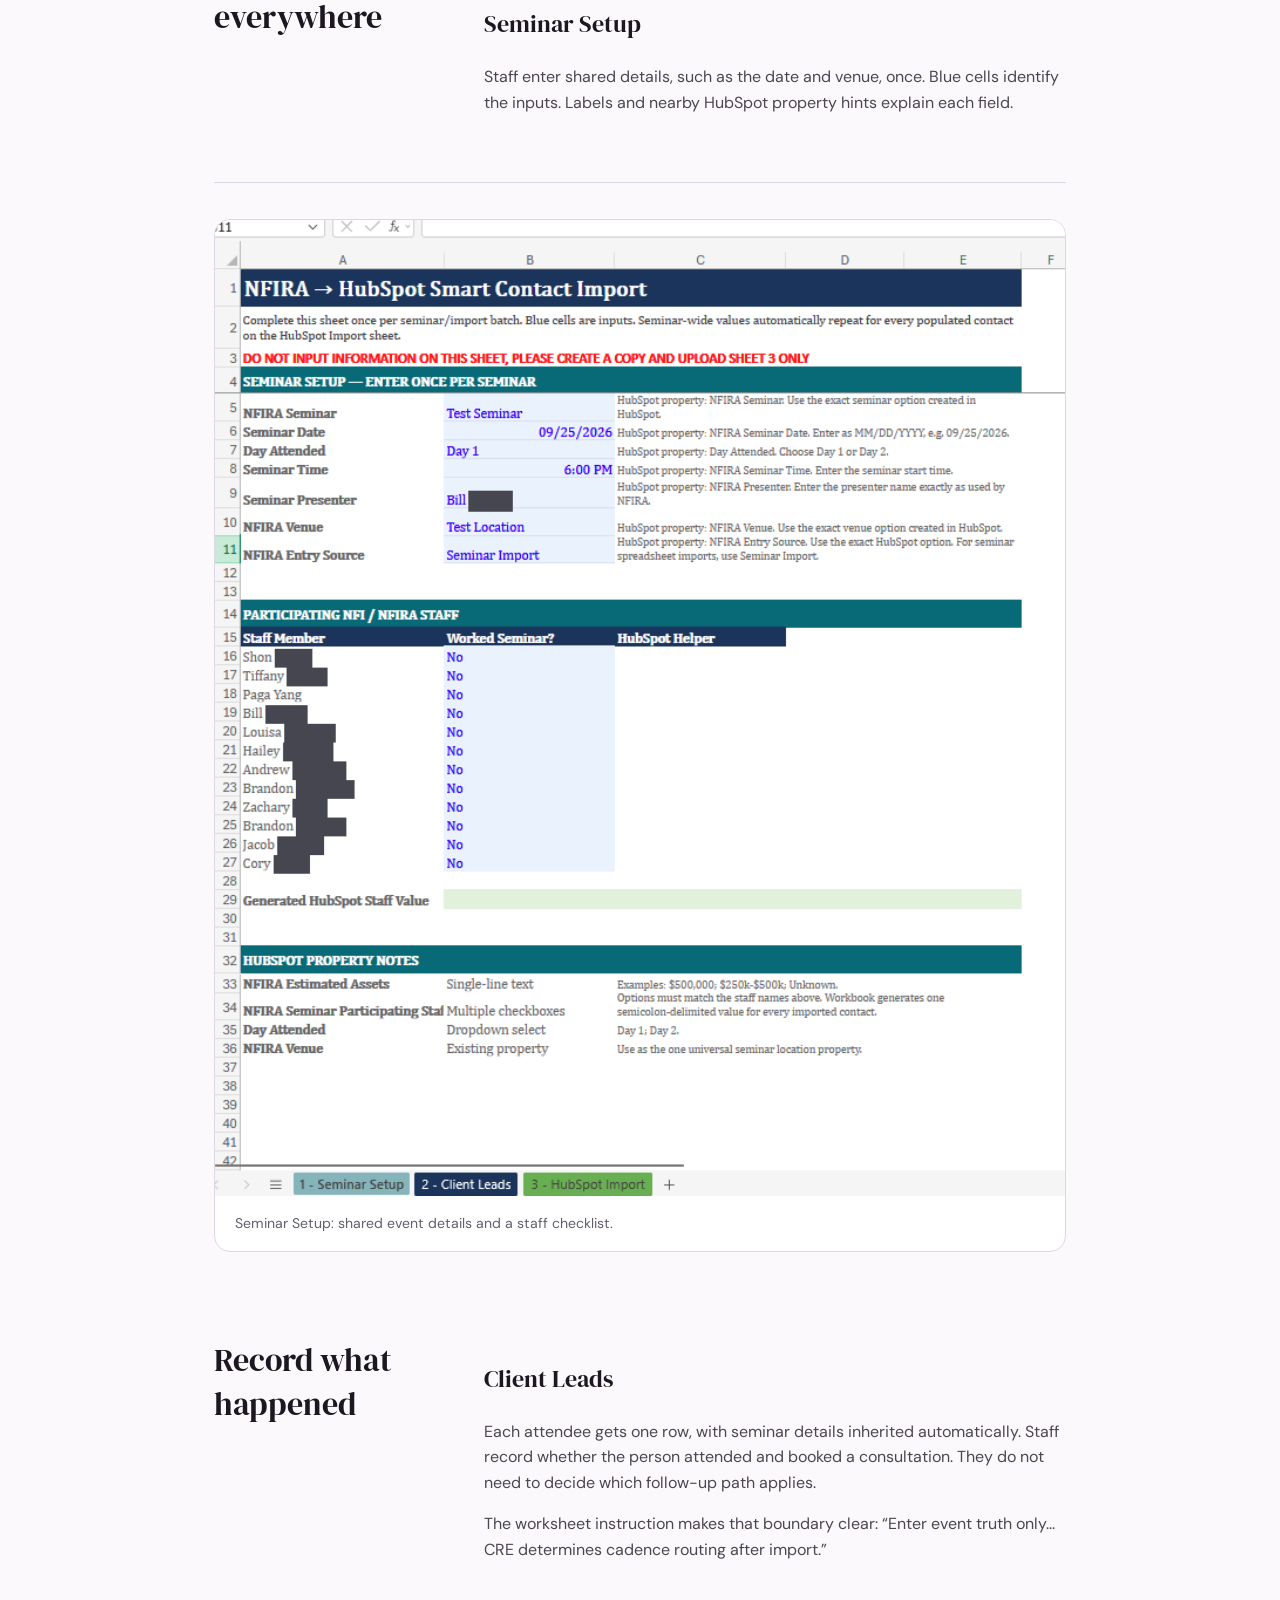
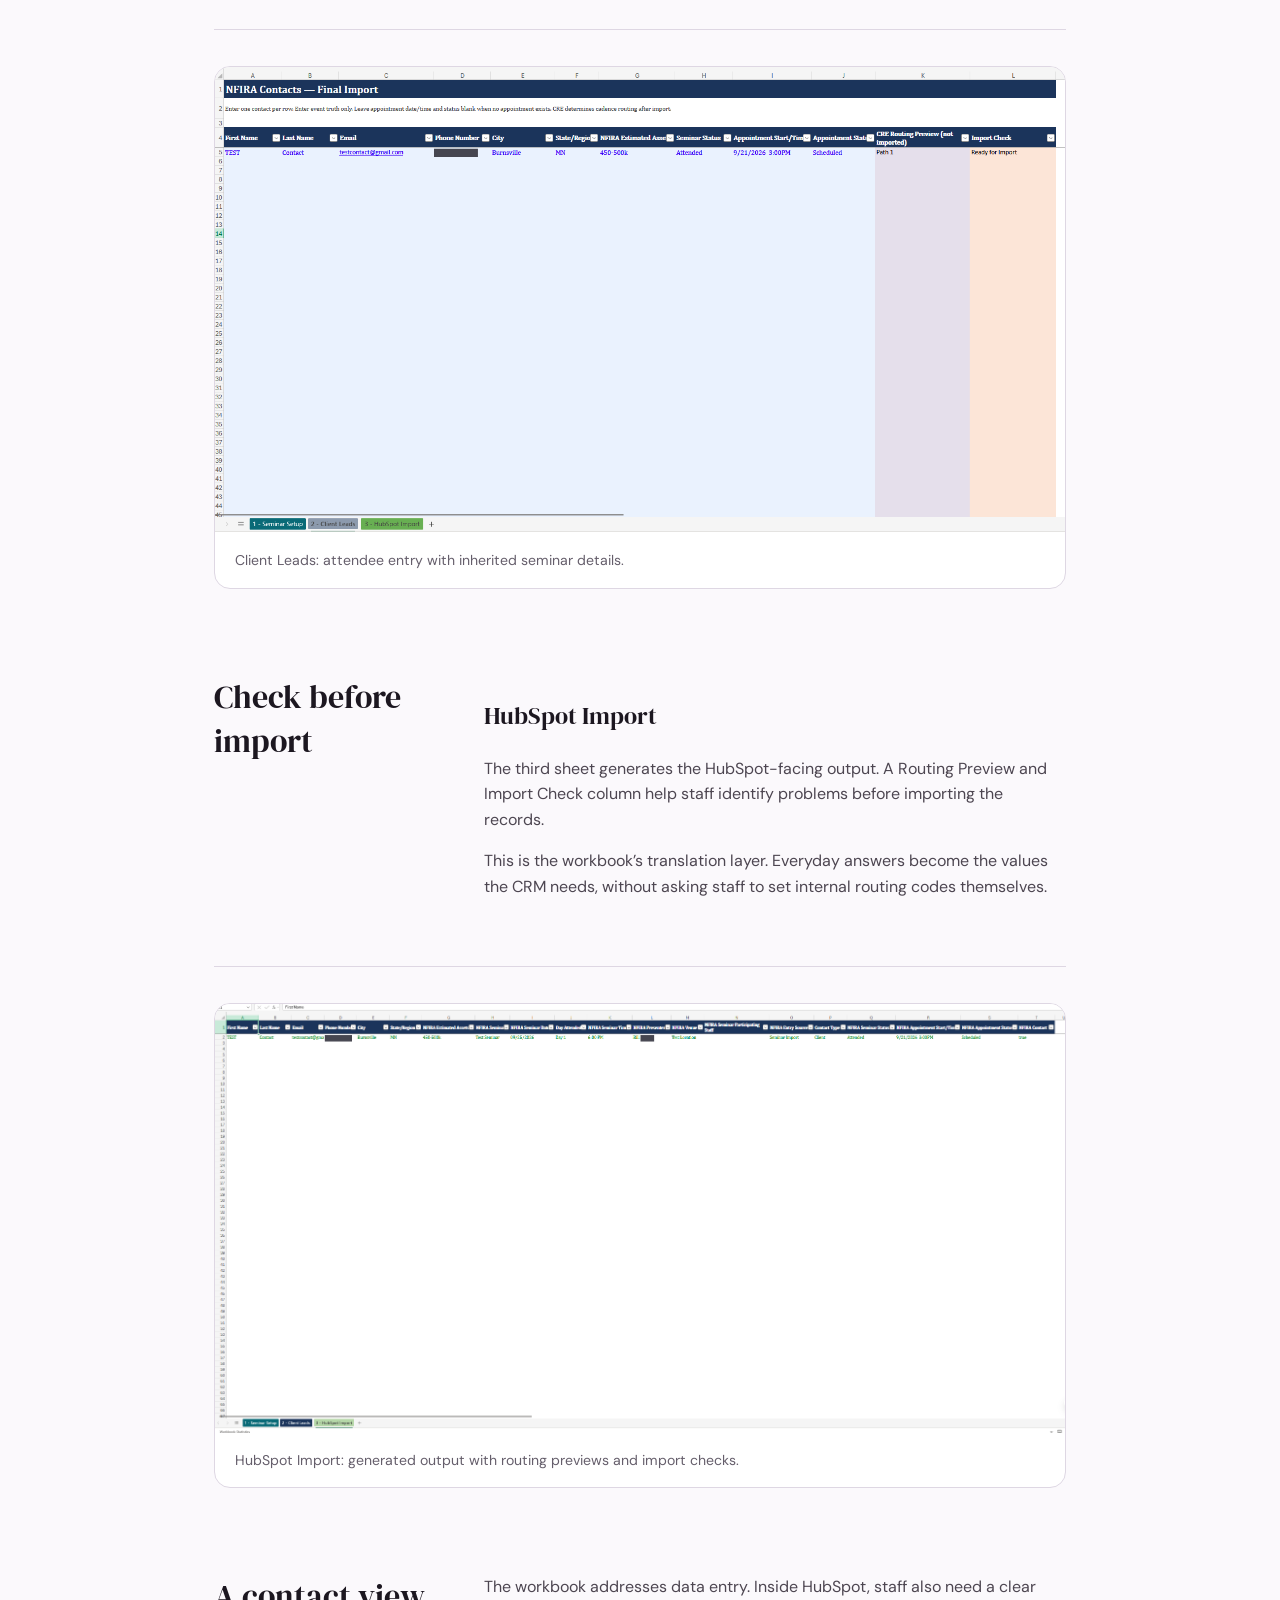
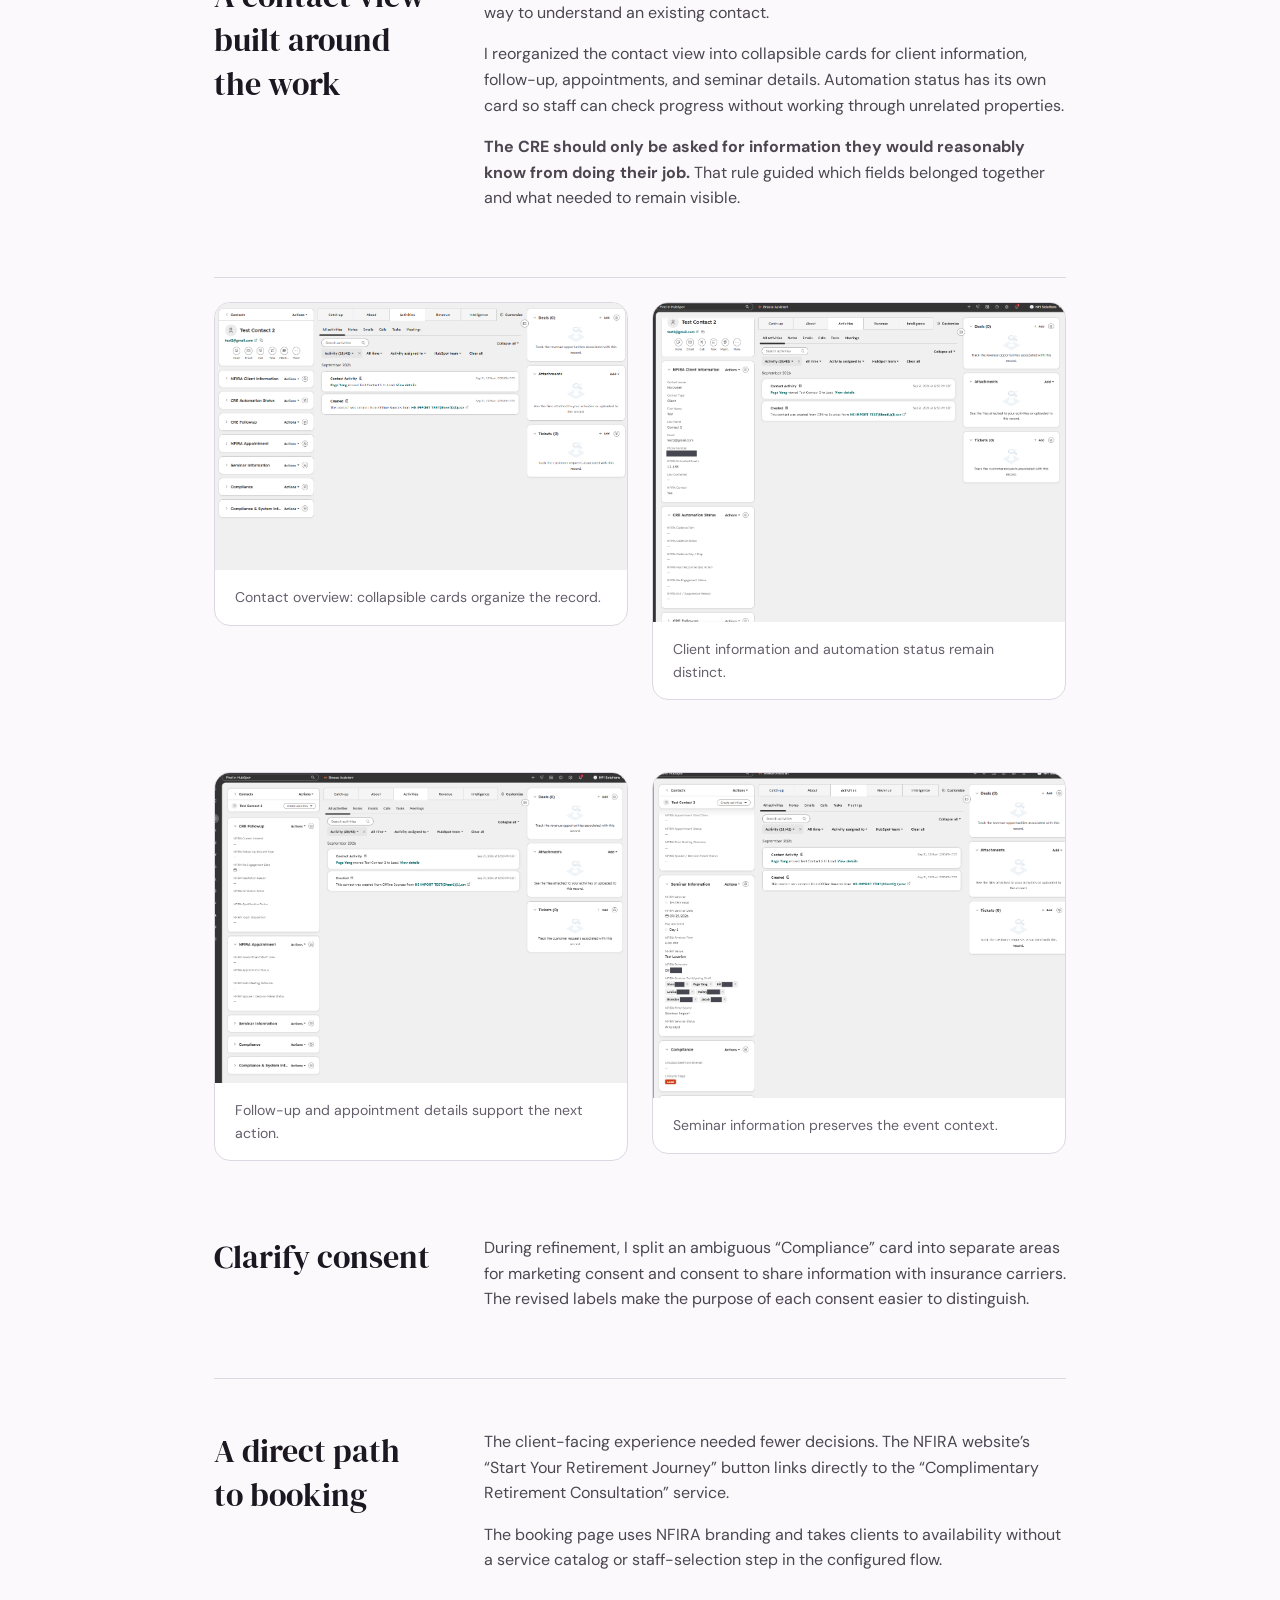
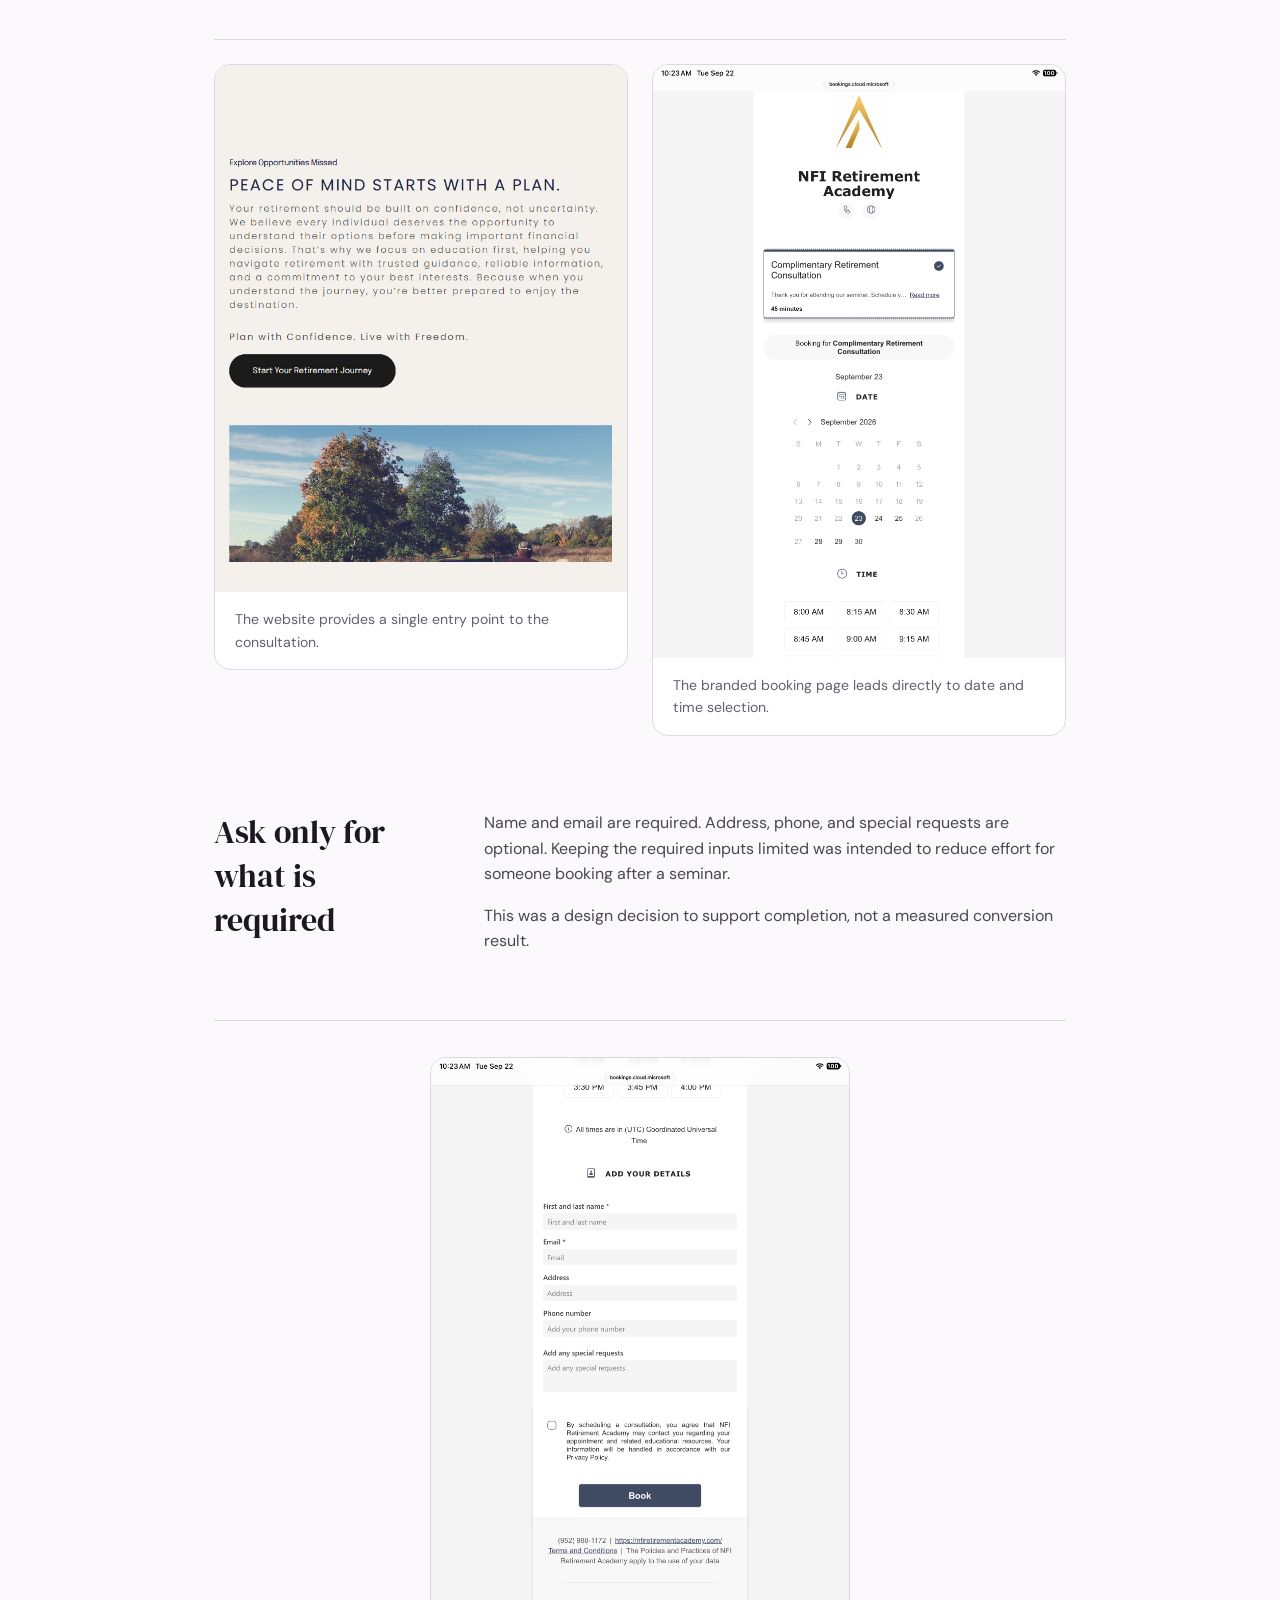
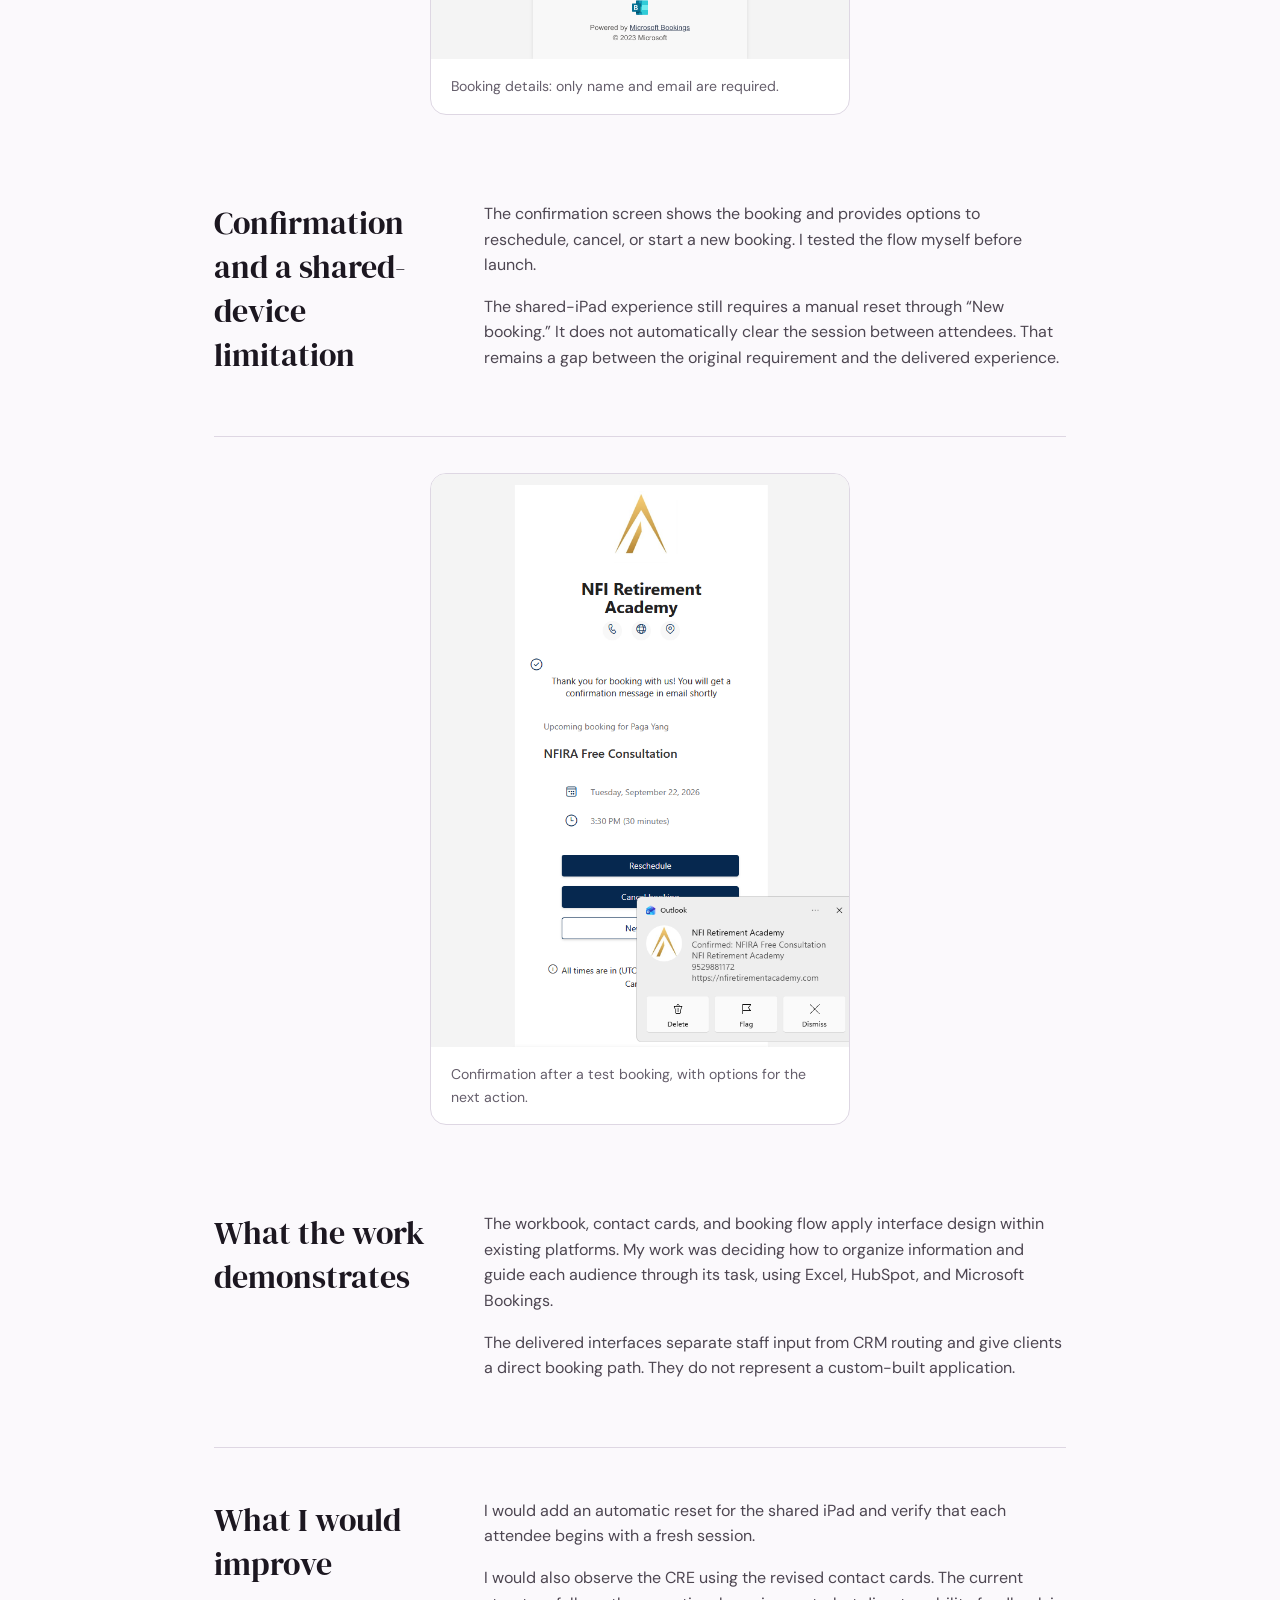
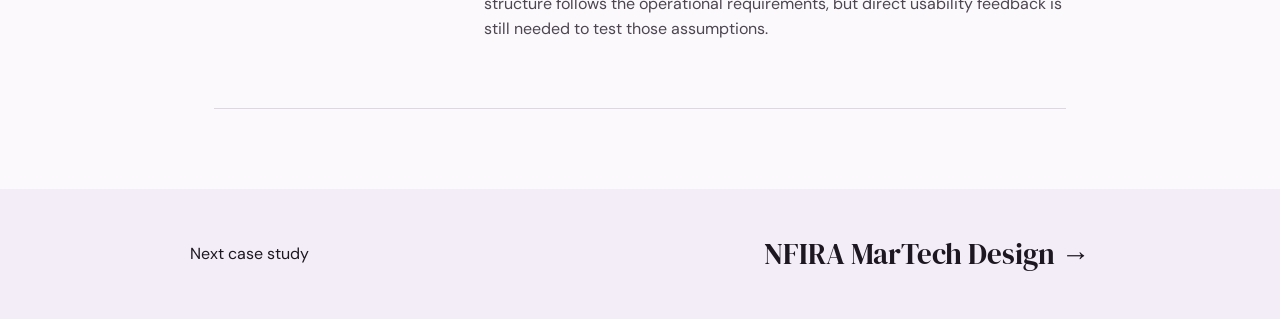
<file: case-studies/nfira-ui-ux.html>
<!doctype html>
<html lang="en"><head><meta charset="utf-8"><meta name="viewport" content="width=device-width, initial-scale=1"><meta name="description" content="Paga Yang’s NFIRA UI/UX case study: simplifying staff data entry, HubSpot contact views, and client consultation booking."><title>NFIRA UI/UX | Paga Yang</title><link rel="stylesheet" href="../styles.css"></head><body>
<a class="skip-link" href="#main">Skip to content</a><header class="case-header"><a class="back-link" href="../index.html#work">← Back to portfolio</a></header>
<main id="main"><section class="case-hero"><p class="eyebrow">UI/UX design · NFIRA CRE system</p><h1>Making a complex CRM easier to use</h1><p class="case-summary">Designing clearer interfaces for seminar staff and a simpler consultation booking experience for clients.</p><div class="case-meta"><span>Sole UI/UX designer and builder</span><span>NFI Solutions</span><span>December 2025 to present</span></div><p class="ui-context">Excel · HubSpot · Microsoft Bookings</p></section>
<article class="case-body ui-case"><p class="ui-note">For the system’s evolution and product decisions, read the <a href="nfira-product-design.html">NFIRA Product Design case study</a>.</p><p class="ui-note">Screenshots use test or sample data. Staff last names are obscured. My own name appears where I tested the booking flow.</p>
<section><h2>The problem</h2><div><p>The Client Relationship Expert (CRE) operates the NFIRA CRE System. These interfaces support that person’s daily work and the client’s booking experience.</p><p>Staff needed to record seminar outcomes and manage follow-up without learning HubSpot’s internal logic. Clients needed to book a consultation without a login or unnecessary decisions.</p><p>I designed the interfaces for both audiences within the tools already in use, connecting everyday tasks to the wider NFIRA CRE System.</p></div></section>
<div class="case-callout"><strong>Staff speak seminar. Clients speak “book me a time.” The system speaks HubSpot.</strong></div>
<section><h2>Enter once, inherit everywhere</h2><div><p>Staff were repeating seminar details across scattered spreadsheets before importing attendees into HubSpot. I designed a three-sheet workbook that separates seminar setup from attendee entry.</p><h3>Seminar Setup</h3><p>Staff enter shared details, such as the date and venue, once. Blue cells identify the inputs. Labels and nearby HubSpot property hints explain each field.</p></div></section>
<figure class="ui-figure"><img src="../assets/nfira-ui-ux/staff-01-smart-import-seminar-setup.png" width="725" height="833" alt="Seminar Setup: shared event details and a staff checklist." loading="lazy"><figcaption>Seminar Setup: shared event details and a staff checklist.</figcaption></figure>
<section><h2>Record what happened</h2><div><h3>Client Leads</h3><p>Each attendee gets one row, with seminar details inherited automatically. Staff record whether the person attended and booked a consultation. They do not need to decide which follow-up path applies.</p><p>The worksheet instruction makes that boundary clear: “Enter event truth only... CRE determines cadence routing after import.”</p></div></section>
<figure class="ui-figure"><img src="../assets/nfira-ui-ux/staff-02-smart-import-client-leads.png" width="1498" height="822" alt="Client Leads: attendee entry with inherited seminar details." loading="lazy"><figcaption>Client Leads: attendee entry with inherited seminar details.</figcaption></figure>
<section><h2>Check before import</h2><div><h3>HubSpot Import</h3><p>The third sheet generates the HubSpot-facing output. A Routing Preview and Import Check column help staff identify problems before importing the records.</p><p>This is the workbook’s translation layer. Everyday answers become the values the CRM needs, without asking staff to set internal routing codes themselves.</p></div></section>
<figure class="ui-figure"><img src="../assets/nfira-ui-ux/staff-03-smart-import-hubspot-output.png" width="1749" height="883" alt="HubSpot Import: generated output with routing previews and import checks." loading="lazy"><figcaption>HubSpot Import: generated output with routing previews and import checks.</figcaption></figure>
<section><h2>A contact view built around the work</h2><div><p>The workbook addresses data entry. Inside HubSpot, staff also need a clear way to understand an existing contact.</p><p>I reorganized the contact view into collapsible cards for client information, follow-up, appointments, and seminar details. Automation status has its own card so staff can check progress without working through unrelated properties.</p><p><strong>The CRE should only be asked for information they would reasonably know from doing their job.</strong> That rule guided which fields belonged together and what needed to remain visible.</p></div></section>
<div class="ui-gallery"><figure class="ui-figure"><img src="../assets/nfira-ui-ux/staff-04-contact-view-collapsed.png" width="1207" height="783" alt="Contact overview: collapsible cards organize the record." loading="lazy"><figcaption>Contact overview: collapsible cards organize the record.</figcaption></figure><figure class="ui-figure"><img src="../assets/nfira-ui-ux/staff-05-client-info-and-automation-status.png" width="1231" height="954" alt="Client information and automation status remain distinct." loading="lazy"><figcaption>Client information and automation status remain distinct.</figcaption></figure><figure class="ui-figure"><img src="../assets/nfira-ui-ux/staff-06-followup-and-appointment-cards.png" width="1240" height="933" alt="Follow-up and appointment details support the next action." loading="lazy"><figcaption>Follow-up and appointment details support the next action.</figcaption></figure><figure class="ui-figure"><img src="../assets/nfira-ui-ux/staff-07-seminar-information-card.png" width="1199" height="945" alt="Seminar information preserves the event context." loading="lazy"><figcaption>Seminar information preserves the event context.</figcaption></figure></div>
<section><h2>Clarify consent</h2><div><p>During refinement, I split an ambiguous “Compliance” card into separate areas for marketing consent and consent to share information with insurance carriers. The revised labels make the purpose of each consent easier to distinguish.</p></div></section>
<section><h2>A direct path to booking</h2><div><p>The client-facing experience needed fewer decisions. The NFIRA website’s “Start Your Retirement Journey” button links directly to the “Complimentary Retirement Consultation” service.</p><p>The booking page uses NFIRA branding and takes clients to availability without a service catalog or staff-selection step in the configured flow.</p></div></section>
<div class="ui-gallery"><figure class="ui-figure ui-phone"><img src="../assets/nfira-ui-ux/client-01-landing-cta.png" width="719" height="920" alt="The website provides a single entry point to the consultation." loading="lazy"><figcaption>The website provides a single entry point to the consultation.</figcaption></figure><figure class="ui-figure ui-phone"><img src="../assets/nfira-ui-ux/client-02-branded-calendar-select.png" width="1640" height="2360" alt="The branded booking page leads directly to date and time selection." loading="lazy"><figcaption>The branded booking page leads directly to date and time selection.</figcaption></figure></div>
<section><h2>Ask only for what is required</h2><div><p>Name and email are required. Address, phone, and special requests are optional. Keeping the required inputs limited was intended to reduce effort for someone booking after a seminar.</p><p>This was a design decision to support completion, not a measured conversion result.</p></div></section>
<figure class="ui-figure ui-phone"><img src="../assets/nfira-ui-ux/client-03-minimal-details-form.png" width="1640" height="2360" alt="Booking details: only name and email are required." loading="lazy"><figcaption>Booking details: only name and email are required.</figcaption></figure>
<section><h2>Confirmation and a shared-device limitation</h2><div><p>The confirmation screen shows the booking and provides options to reschedule, cancel, or start a new booking. I tested the flow myself before launch.</p><p>The shared-iPad experience still requires a manual reset through “New booking.” It does not automatically clear the session between attendees. That remains a gap between the original requirement and the delivered experience.</p></div></section>
<figure class="ui-figure ui-phone"><img src="../assets/nfira-ui-ux/client-04-confirmation-screen.png" width="694" height="951" alt="Confirmation after a test booking, with options for the next action." loading="lazy"><figcaption>Confirmation after a test booking, with options for the next action.</figcaption></figure>
<section><h2>What the work demonstrates</h2><div><p>The workbook, contact cards, and booking flow apply interface design within existing platforms. My work was deciding how to organize information and guide each audience through its task, using Excel, HubSpot, and Microsoft Bookings.</p><p>The delivered interfaces separate staff input from CRM routing and give clients a direct booking path. They do not represent a custom-built application.</p></div></section>
<section><h2>What I would improve</h2><div><p>I would add an automatic reset for the shared iPad and verify that each attendee begins with a fresh session.</p><p>I would also observe the CRE using the revised contact cards. The current structure follows the operational requirements, but direct usability feedback is still needed to test those assumptions.</p></div></section>
</article></main><a class="next-case" href="nfira-martech.html"><span>Next case study</span><strong>NFIRA MarTech Design →</strong></a></body></html>
</file>
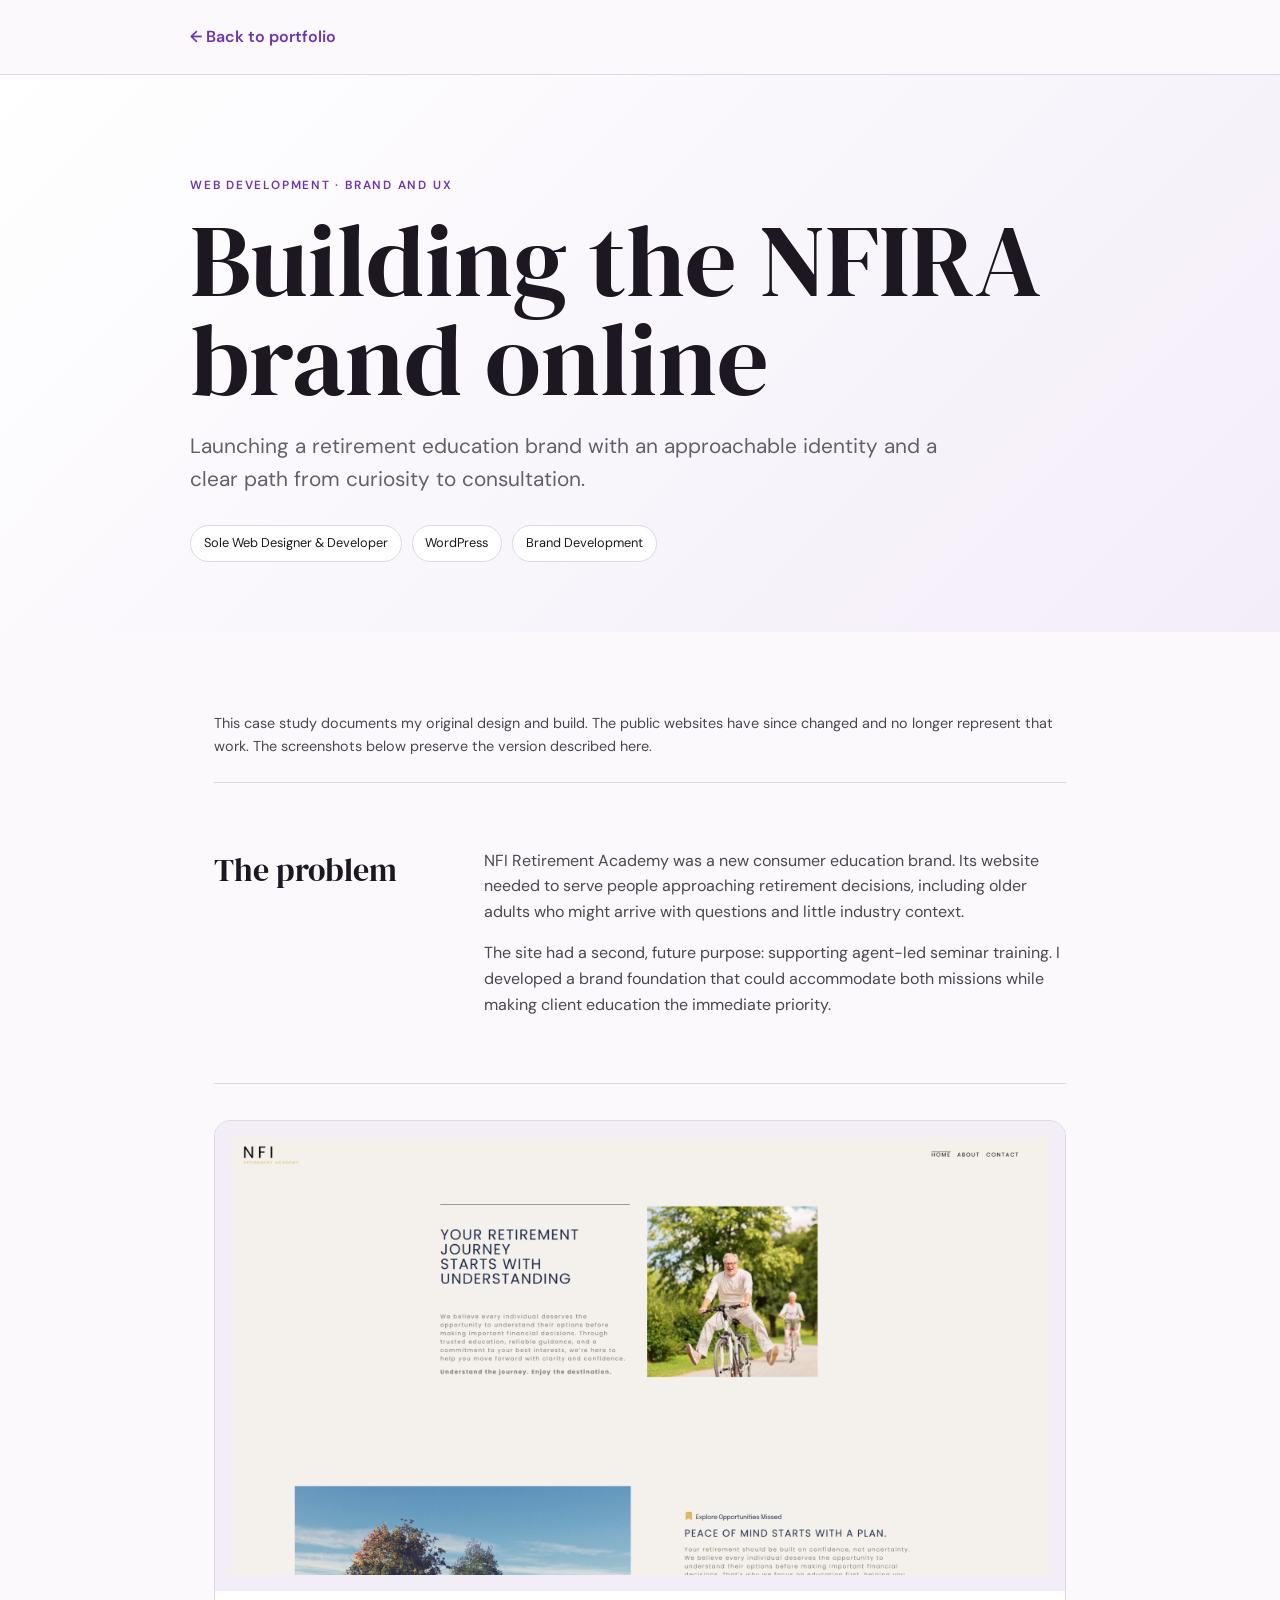
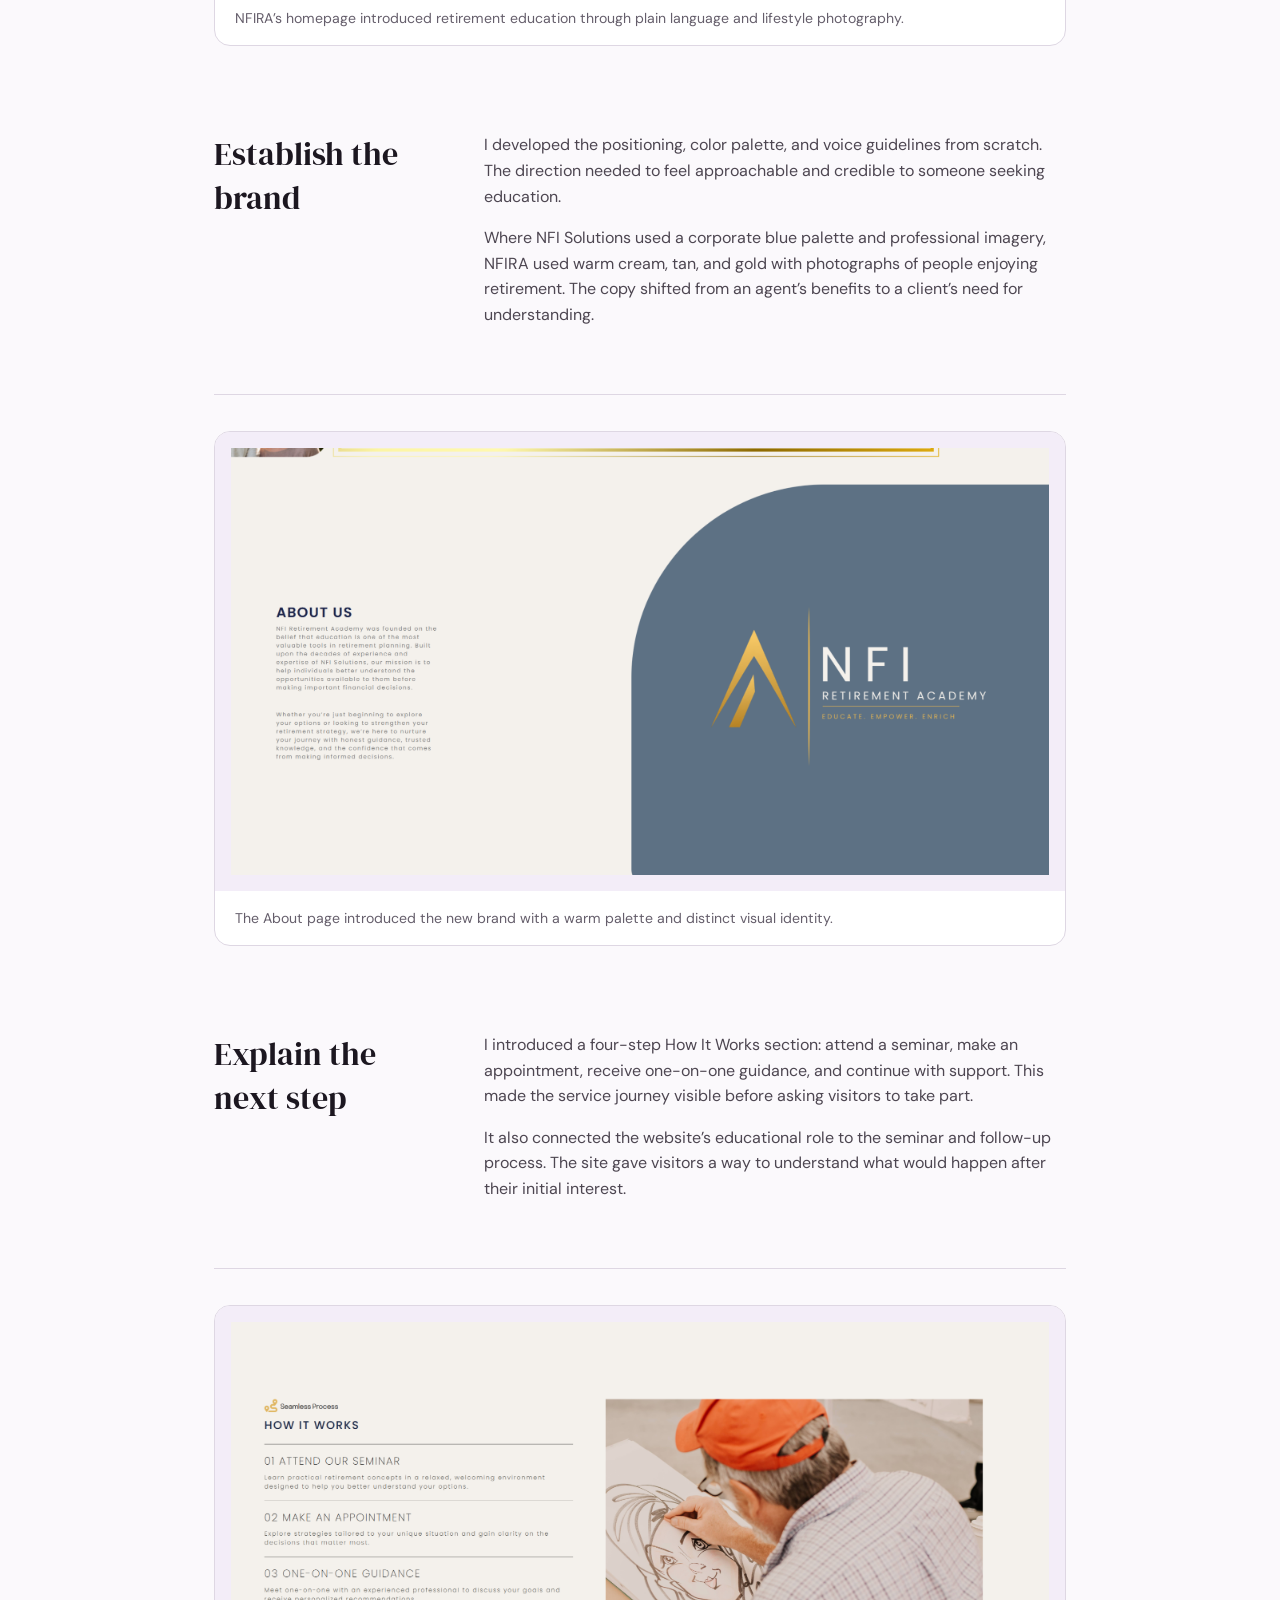
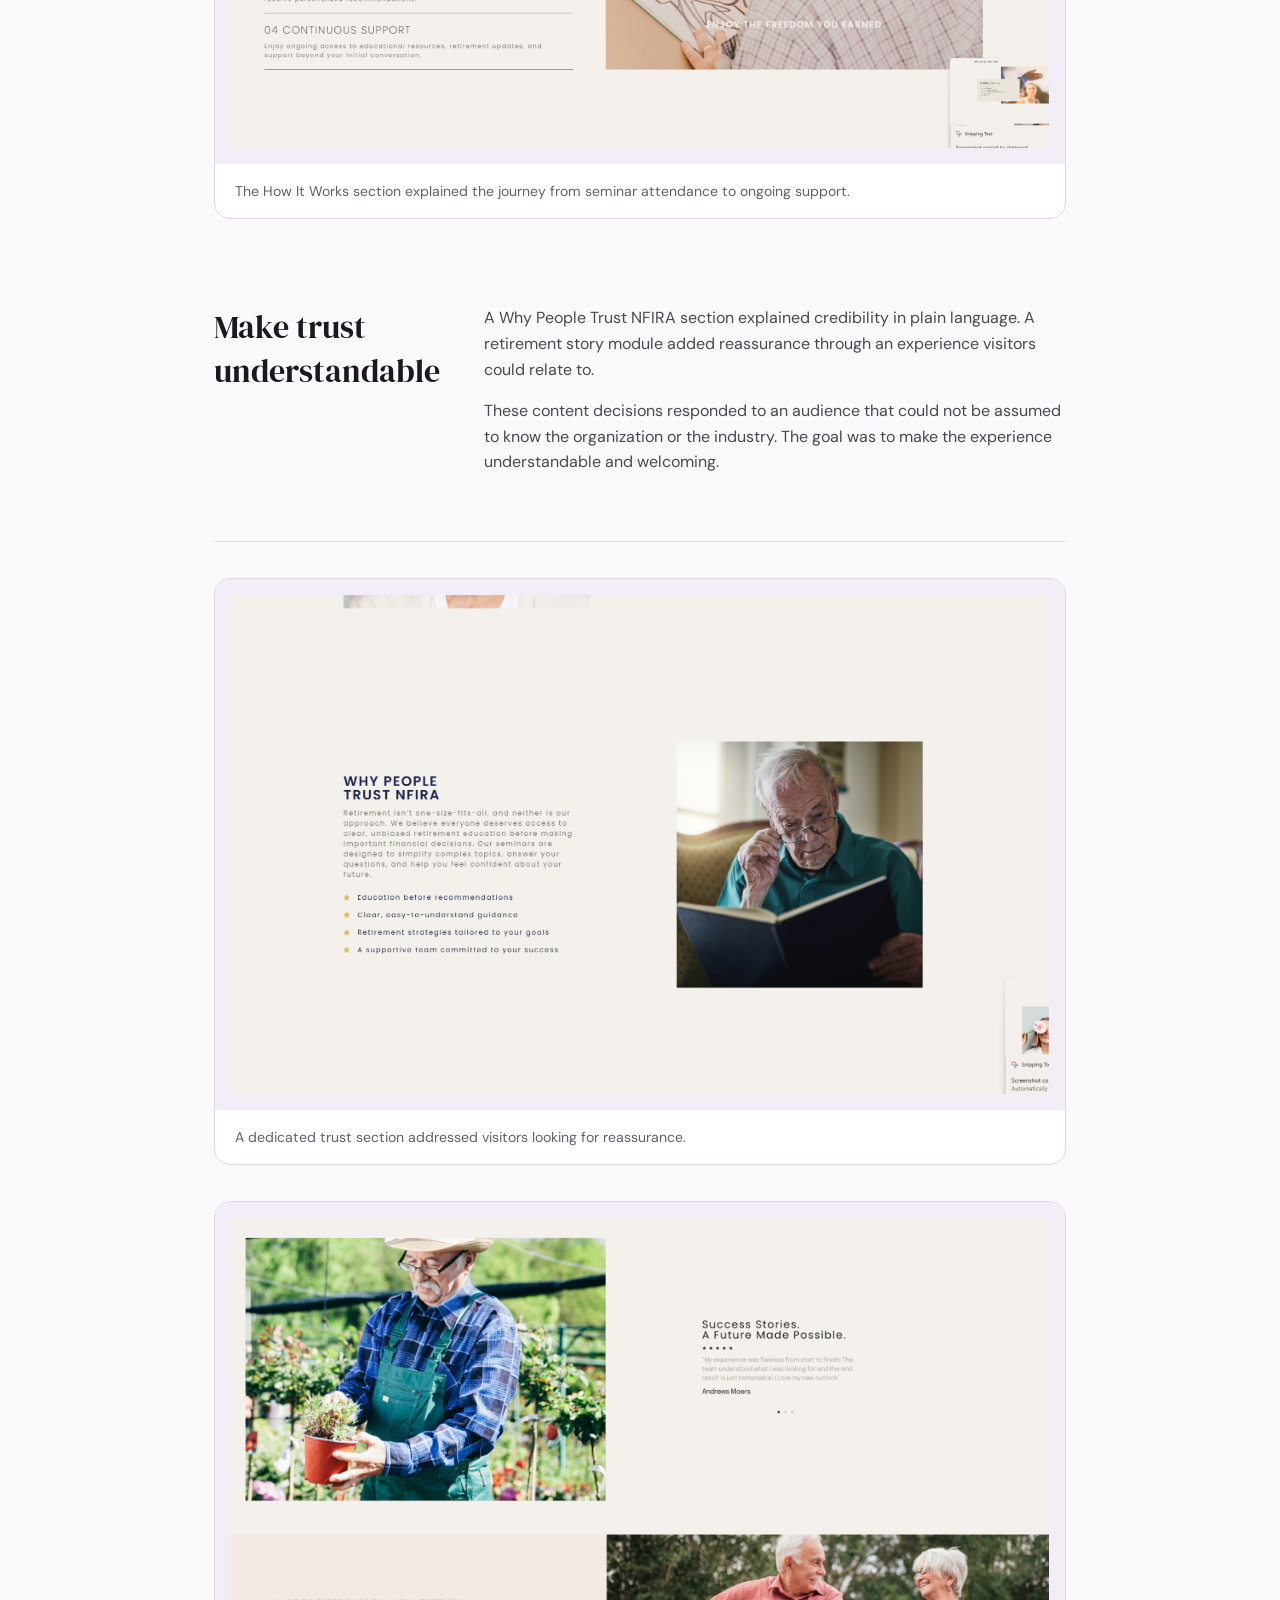
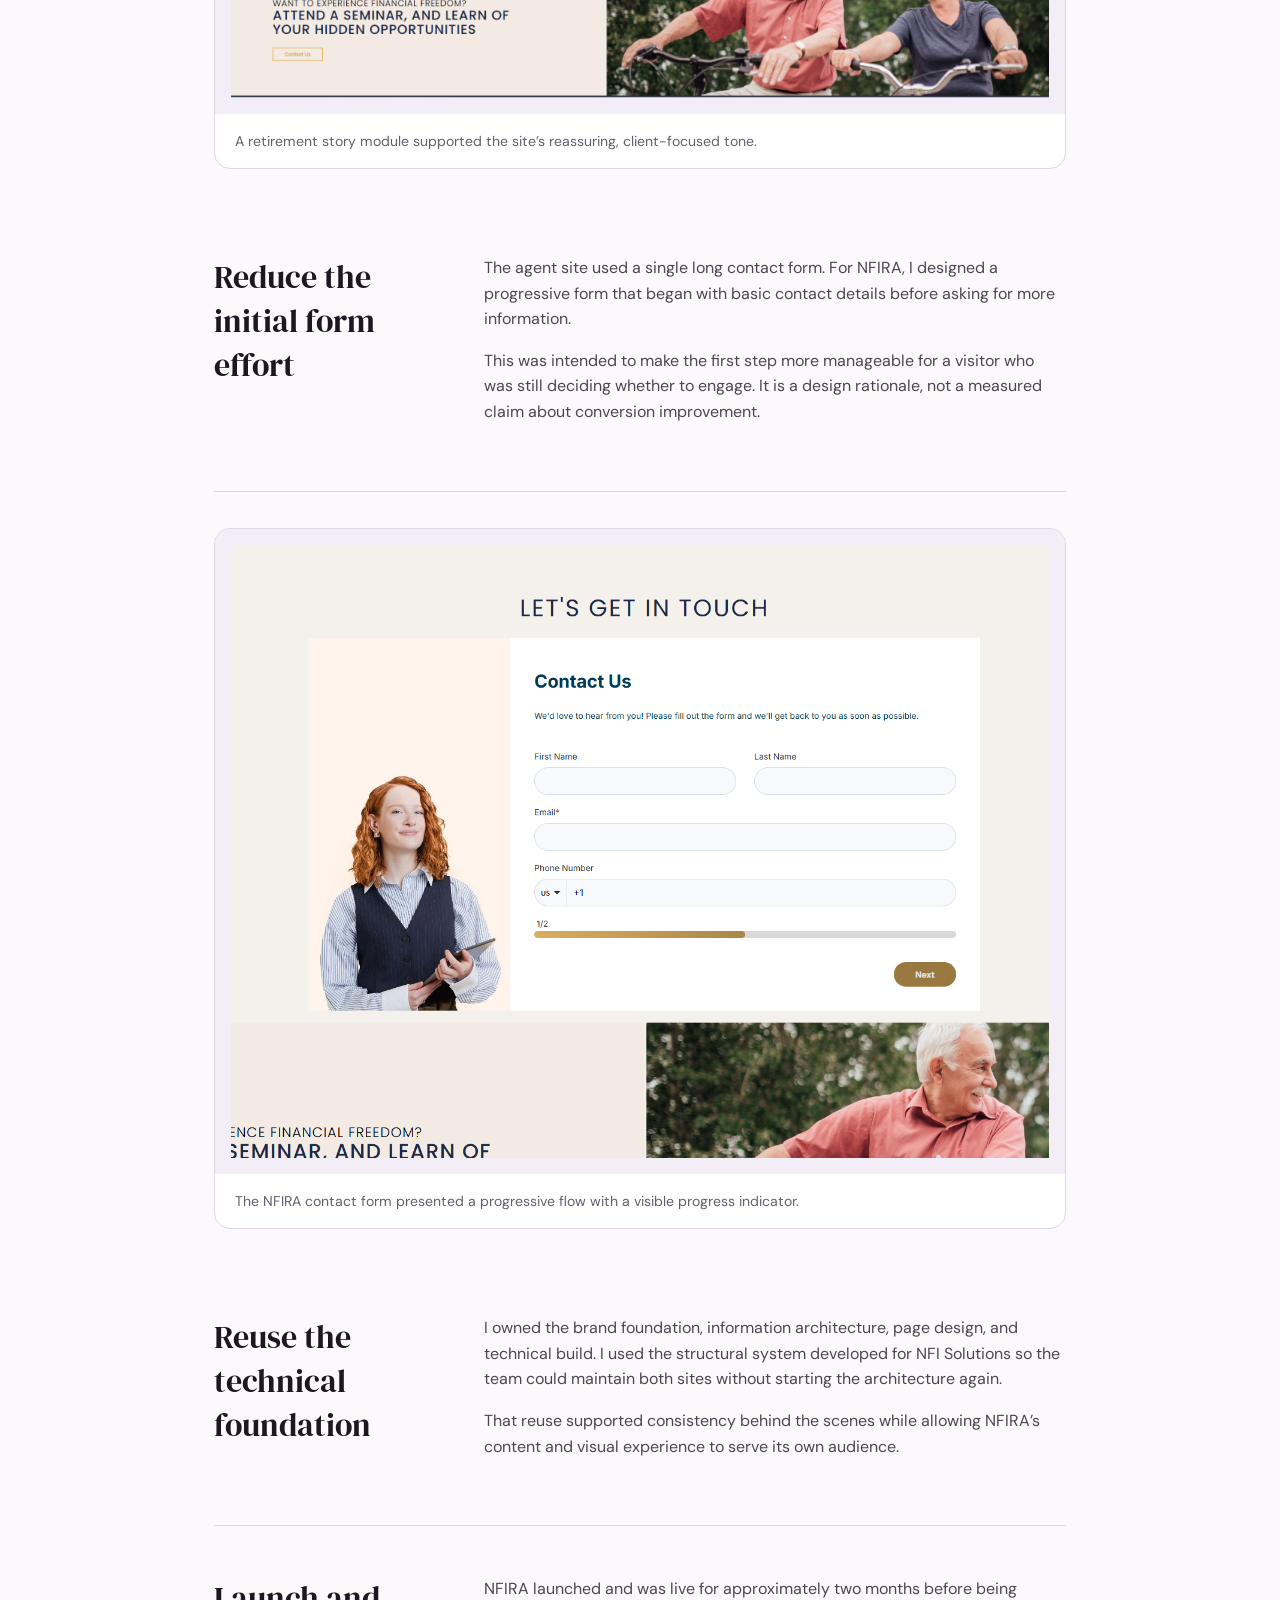
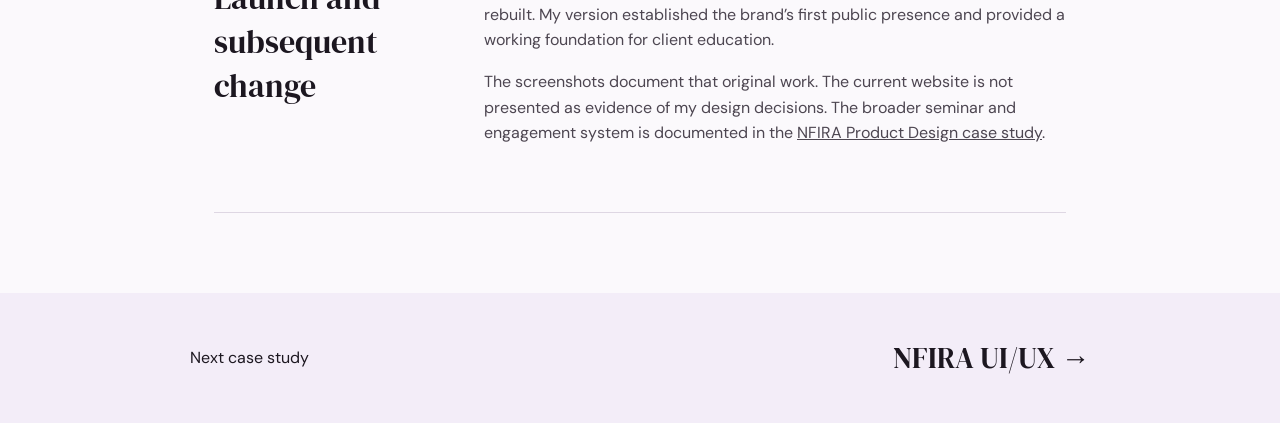
<file: case-studies/nfira-website-design.html>
<!doctype html><html lang="en"><head><meta charset="utf-8"><meta name="viewport" content="width=device-width,initial-scale=1"><meta name="description" content="Launching a retirement education brand with an approachable identity and a clear path from curiosity to consultation."><title>Building the NFIRA brand online | Paga Yang</title><link rel="stylesheet" href="../styles.css"></head><body><a class="skip-link" href="#main">Skip to content</a><header class="case-header"><a class="back-link" href="../index.html#work">← Back to portfolio</a></header><main id="main"><section class="case-hero"><p class="eyebrow">Web development · Brand and UX</p><h1>Building the NFIRA brand online</h1><p class="case-summary">Launching a retirement education brand with an approachable identity and a clear path from curiosity to consultation.</p><div class="case-meta"><span>Sole Web Designer &amp; Developer</span><span>WordPress</span><span>Brand Development</span></div></section><article class="case-body ui-case"><p class="ui-note">This case study documents my original design and build. The public websites have since changed and no longer represent that work. The screenshots below preserve the version described here.</p><section><h2>The problem</h2><div><p>NFI Retirement Academy was a new consumer education brand. Its website needed to serve people approaching retirement decisions, including older adults who might arrive with questions and little industry context.</p><p>The site had a second, future purpose: supporting agent-led seminar training. I developed a brand foundation that could accommodate both missions while making client education the immediate priority.</p></div></section><figure class="ui-figure"><a href="../assets/nfi-web-design/nfira-home.png" target="_blank" rel="noreferrer"><img src="../assets/nfi-web-design/nfira-home.png" width="2048" height="1096" alt="NFIRA’s homepage introduced retirement education through plain language and lifestyle photography." loading="lazy"></a><figcaption>NFIRA’s homepage introduced retirement education through plain language and lifestyle photography.</figcaption></figure><section><h2>Establish the brand</h2><div><p>I developed the positioning, color palette, and voice guidelines from scratch. The direction needed to feel approachable and credible to someone seeking education.</p><p>Where NFI Solutions used a corporate blue palette and professional imagery, NFIRA used warm cream, tan, and gold with photographs of people enjoying retirement. The copy shifted from an agent’s benefits to a client’s need for understanding.</p></div></section><figure class="ui-figure"><a href="../assets/nfi-web-design/nfira-about.png" target="_blank" rel="noreferrer"><img src="../assets/nfi-web-design/nfira-about.png" width="2048" height="1069" alt="The About page introduced the new brand with a warm palette and distinct visual identity." loading="lazy"></a><figcaption>The About page introduced the new brand with a warm palette and distinct visual identity.</figcaption></figure><section><h2>Explain the next step</h2><div><p>I introduced a four-step How It Works section: attend a seminar, make an appointment, receive one-on-one guidance, and continue with support. This made the service journey visible before asking visitors to take part.</p><p>It also connected the website’s educational role to the seminar and follow-up process. The site gave visitors a way to understand what would happen after their initial interest.</p></div></section><figure class="ui-figure"><a href="../assets/nfi-web-design/nfira-process.png" target="_blank" rel="noreferrer"><img src="../assets/nfi-web-design/nfira-process.png" width="2048" height="1067" alt="The How It Works section explained the journey from seminar attendance to ongoing support." loading="lazy"></a><figcaption>The How It Works section explained the journey from seminar attendance to ongoing support.</figcaption></figure><section><h2>Make trust understandable</h2><div><p>A Why People Trust NFIRA section explained credibility in plain language. A retirement story module added reassurance through an experience visitors could relate to.</p><p>These content decisions responded to an audience that could not be assumed to know the organization or the industry. The goal was to make the experience understandable and welcoming.</p></div></section><figure class="ui-figure"><a href="../assets/nfi-web-design/nfira-trust.png" target="_blank" rel="noreferrer"><img src="../assets/nfi-web-design/nfira-trust.png" width="1920" height="1171" alt="A dedicated trust section addressed visitors looking for reassurance." loading="lazy"></a><figcaption>A dedicated trust section addressed visitors looking for reassurance.</figcaption></figure><figure class="ui-figure"><a href="../assets/nfi-web-design/nfira-story.png" target="_blank" rel="noreferrer"><img src="../assets/nfi-web-design/nfira-story.png" width="2048" height="1200" alt="A retirement story module supported the site’s reassuring, client-focused tone." loading="lazy"></a><figcaption>A retirement story module supported the site’s reassuring, client-focused tone.</figcaption></figure><section><h2>Reduce the initial form effort</h2><div><p>The agent site used a single long contact form. For NFIRA, I designed a progressive form that began with basic contact details before asking for more information.</p><p>This was intended to make the first step more manageable for a visitor who was still deciding whether to engage. It is a design rationale, not a measured claim about conversion improvement.</p></div></section><figure class="ui-figure"><a href="../assets/nfi-web-design/nfira-contact.png" target="_blank" rel="noreferrer"><img src="../assets/nfi-web-design/nfira-contact.png" width="1365" height="1023" alt="The NFIRA contact form presented a progressive flow with a visible progress indicator." loading="lazy"></a><figcaption>The NFIRA contact form presented a progressive flow with a visible progress indicator.</figcaption></figure><section><h2>Reuse the technical foundation</h2><div><p>I owned the brand foundation, information architecture, page design, and technical build. I used the structural system developed for NFI Solutions so the team could maintain both sites without starting the architecture again.</p><p>That reuse supported consistency behind the scenes while allowing NFIRA’s content and visual experience to serve its own audience.</p></div></section><section><h2>Launch and subsequent change</h2><div><p>NFIRA launched and was live for approximately two months before being rebuilt. My version established the brand’s first public presence and provided a working foundation for client education.</p><p>The screenshots document that original work. The current website is not presented as evidence of my design decisions. The broader seminar and engagement system is documented in the <a href="nfira-product-design.html">NFIRA Product Design case study</a>.</p></div></section></article></main><a class="next-case" href="nfira-ui-ux.html"><span>Next case study</span><strong>NFIRA UI/UX →</strong></a></body></html>
</file>
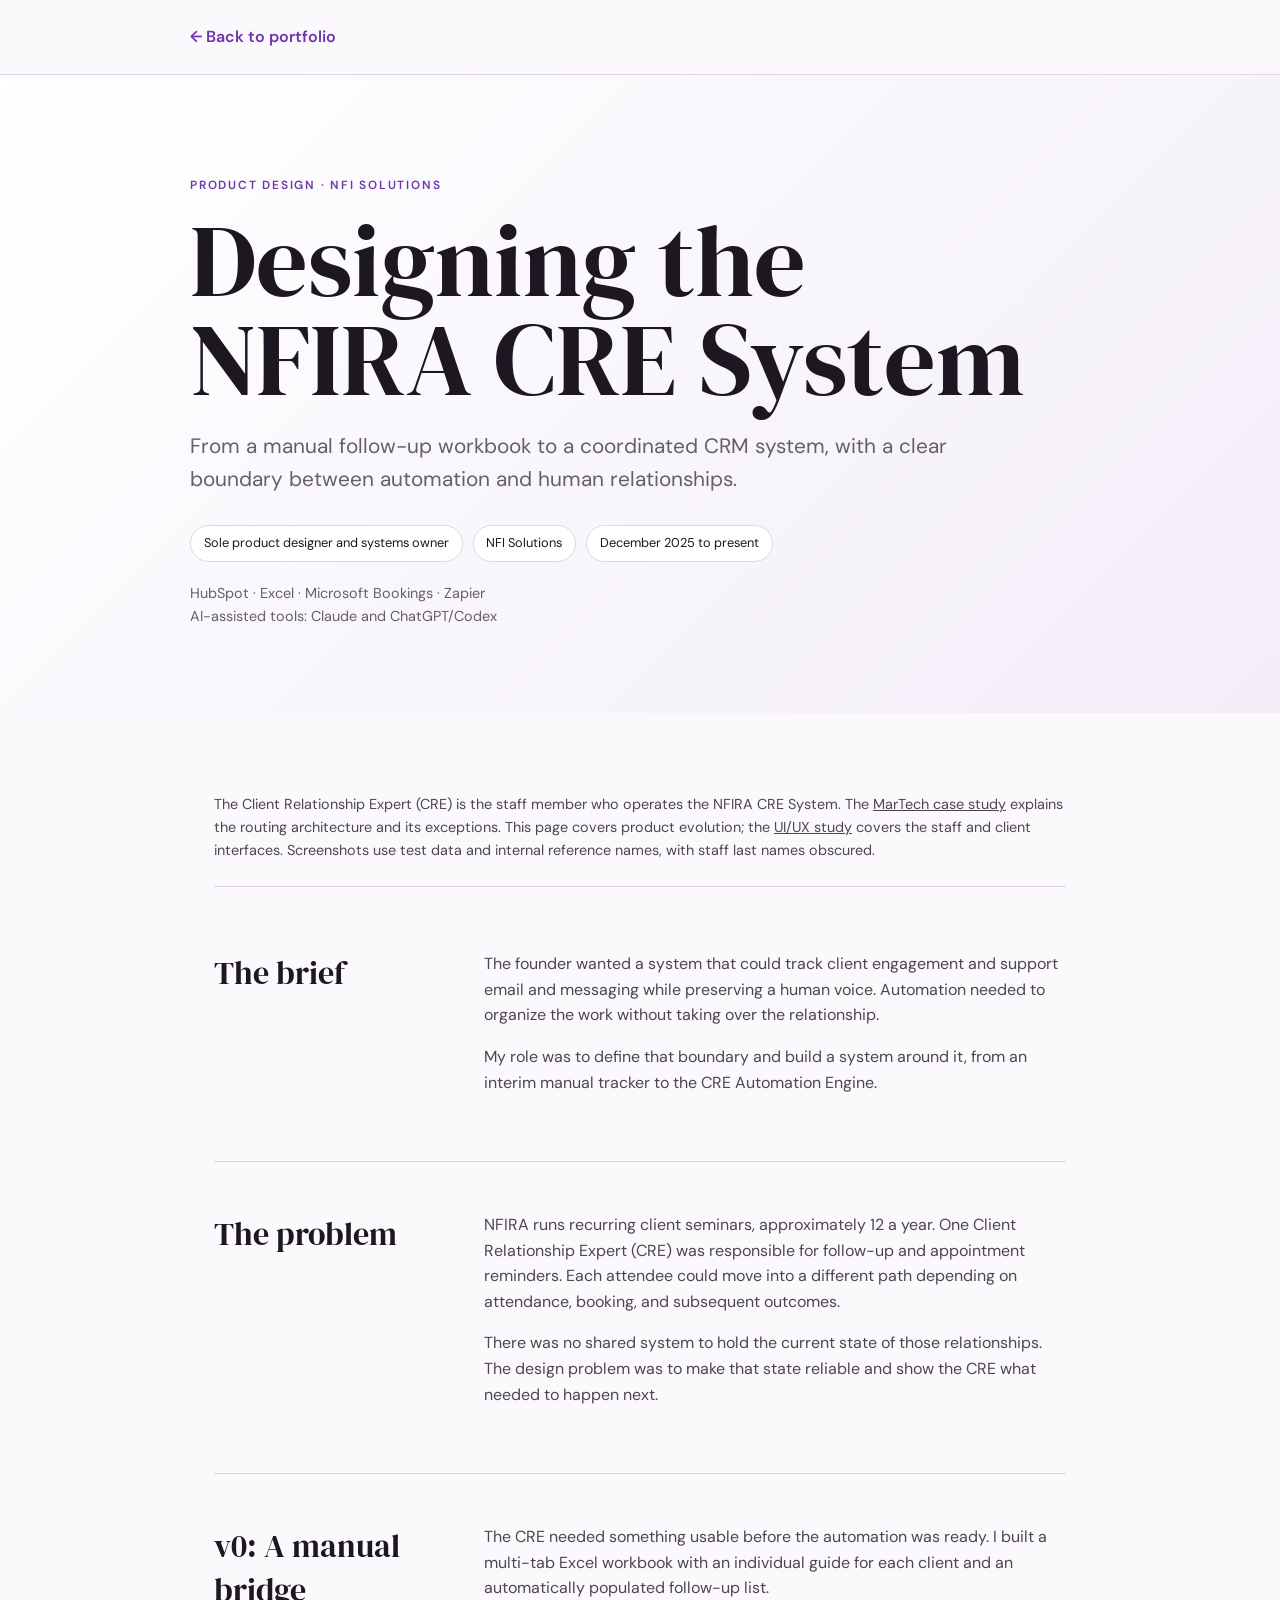
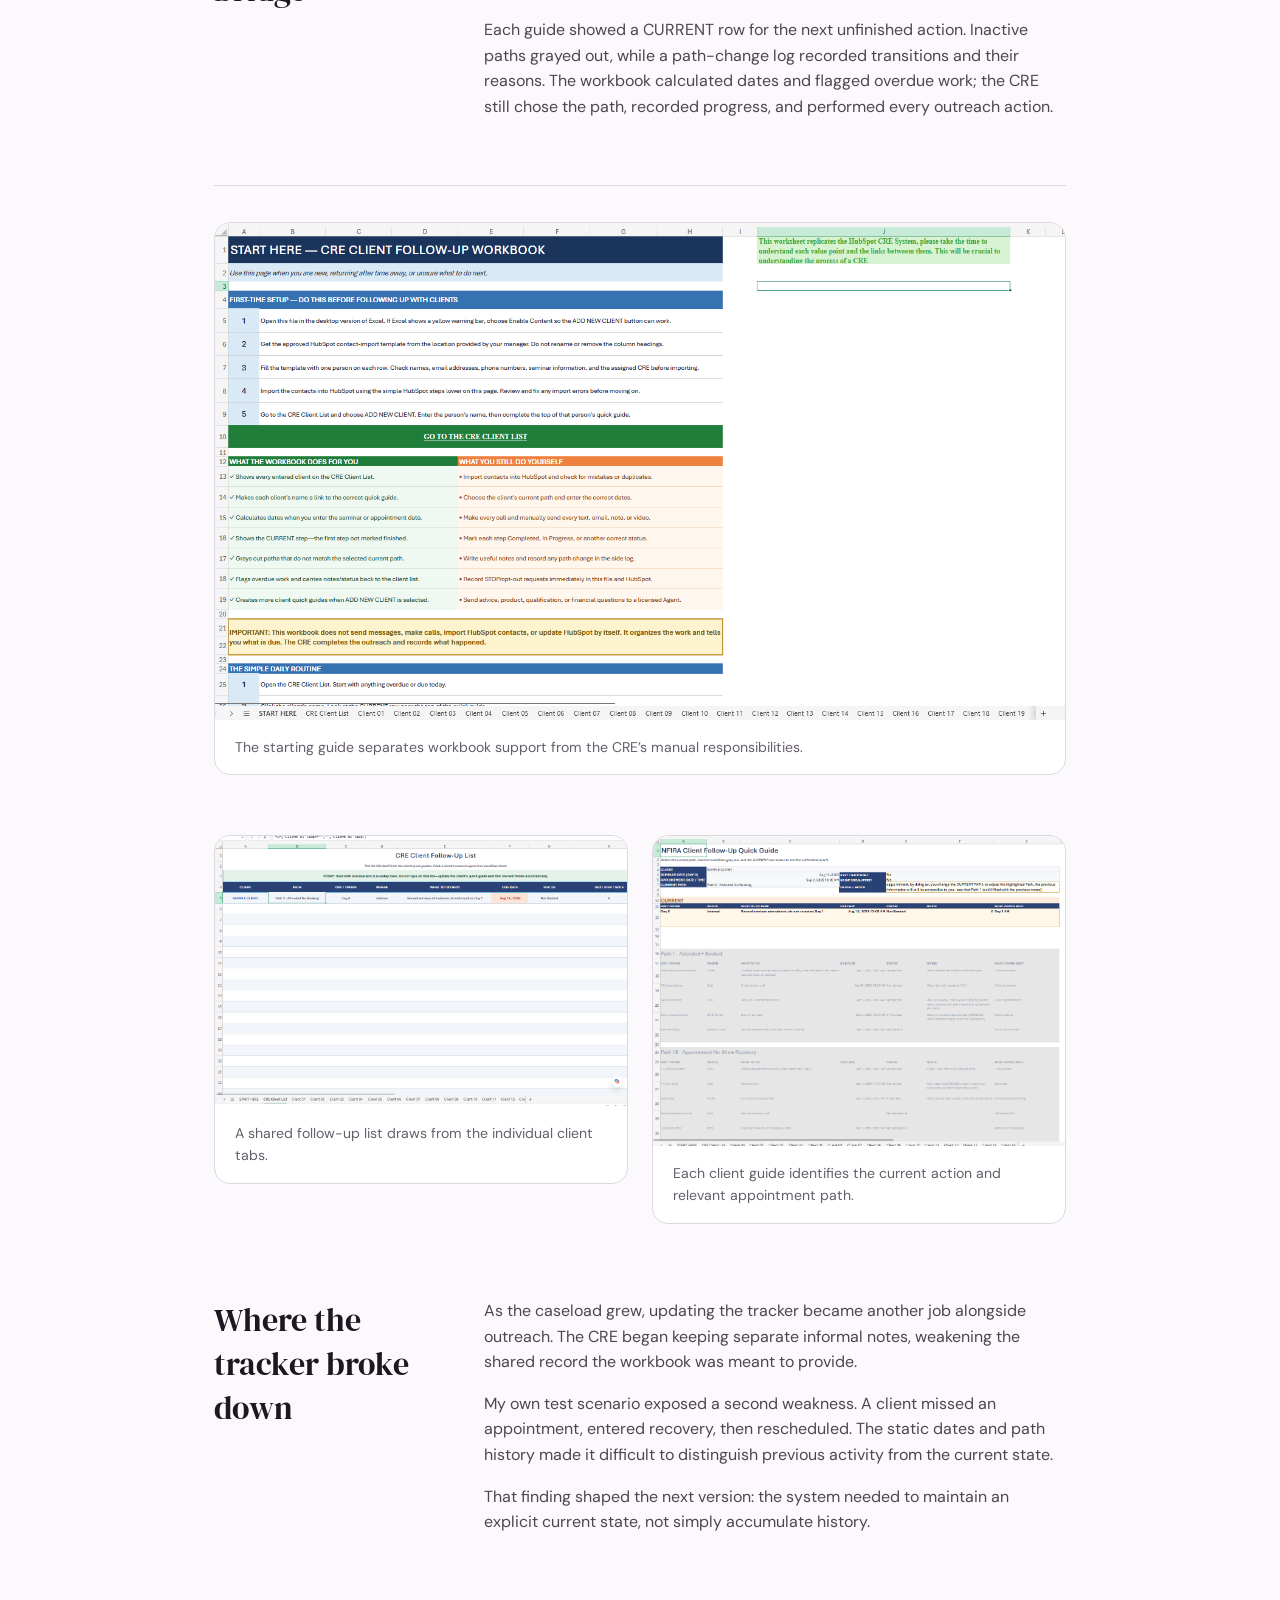
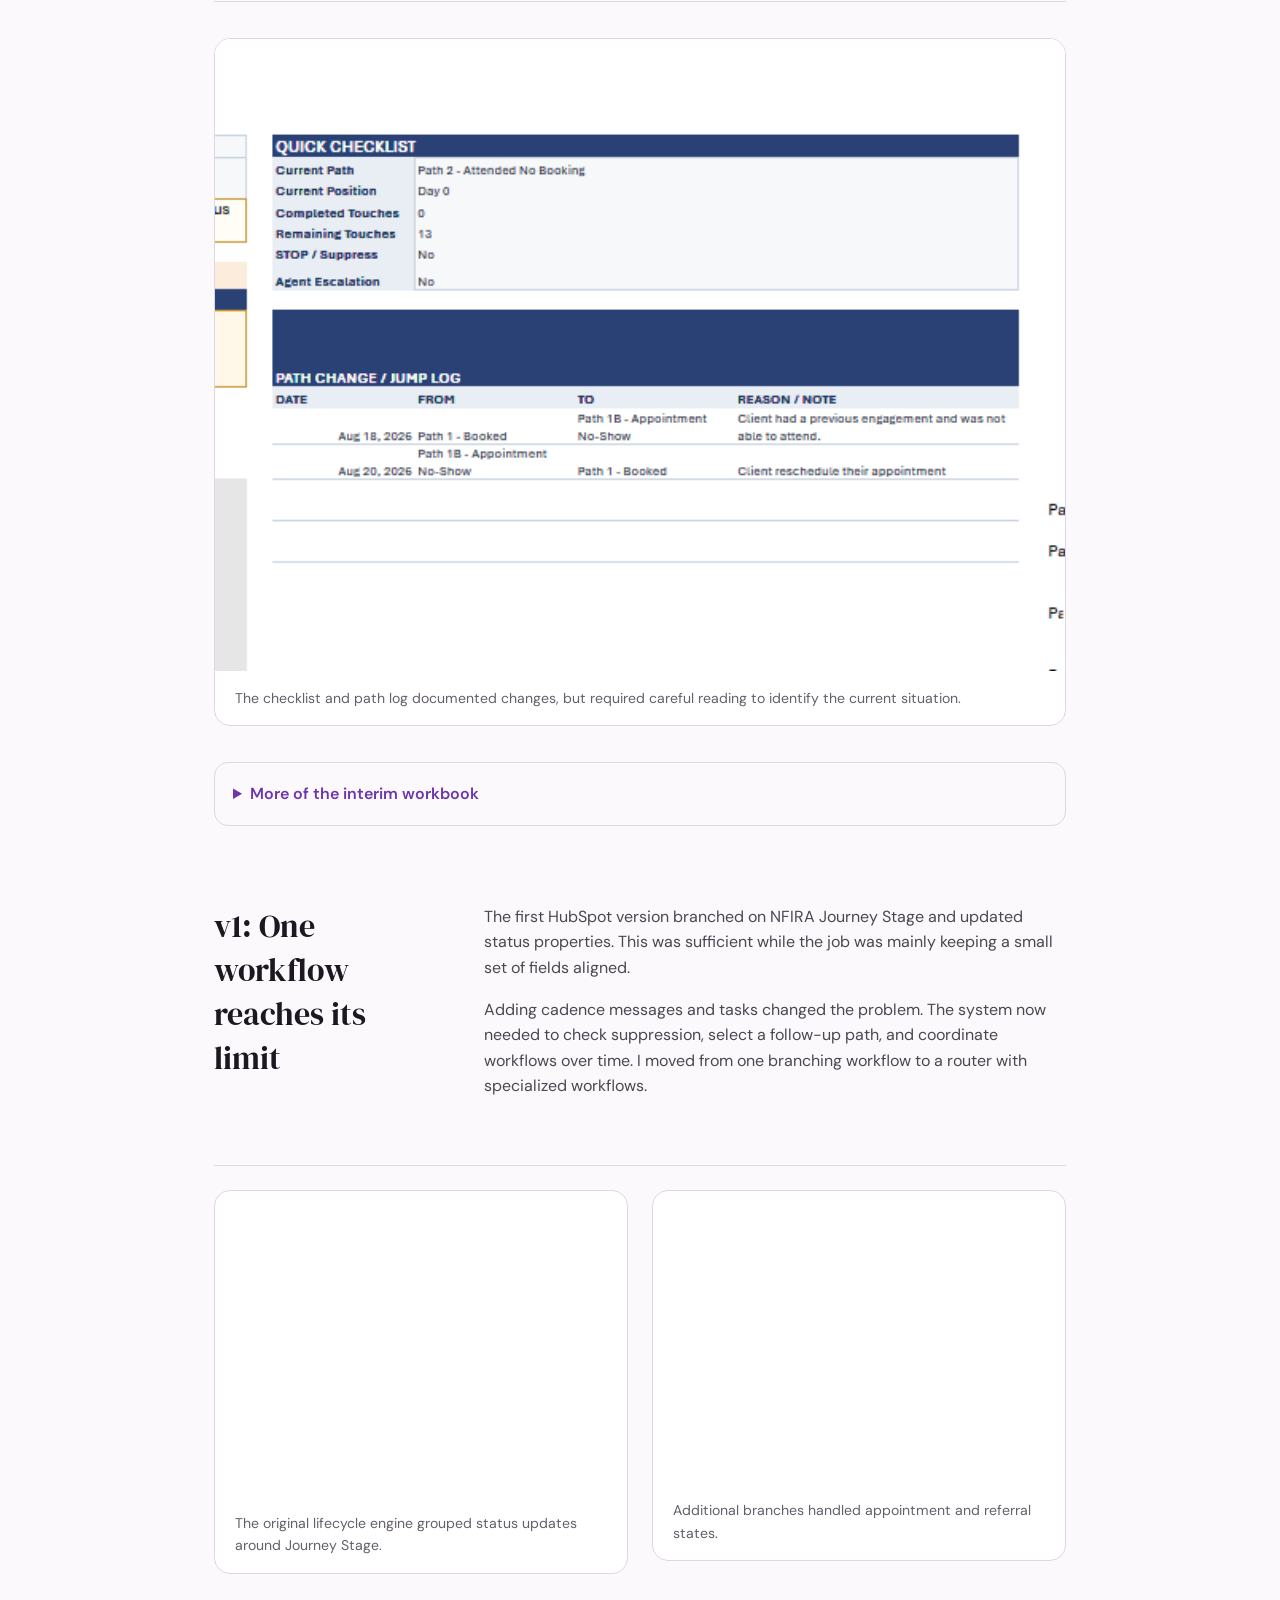
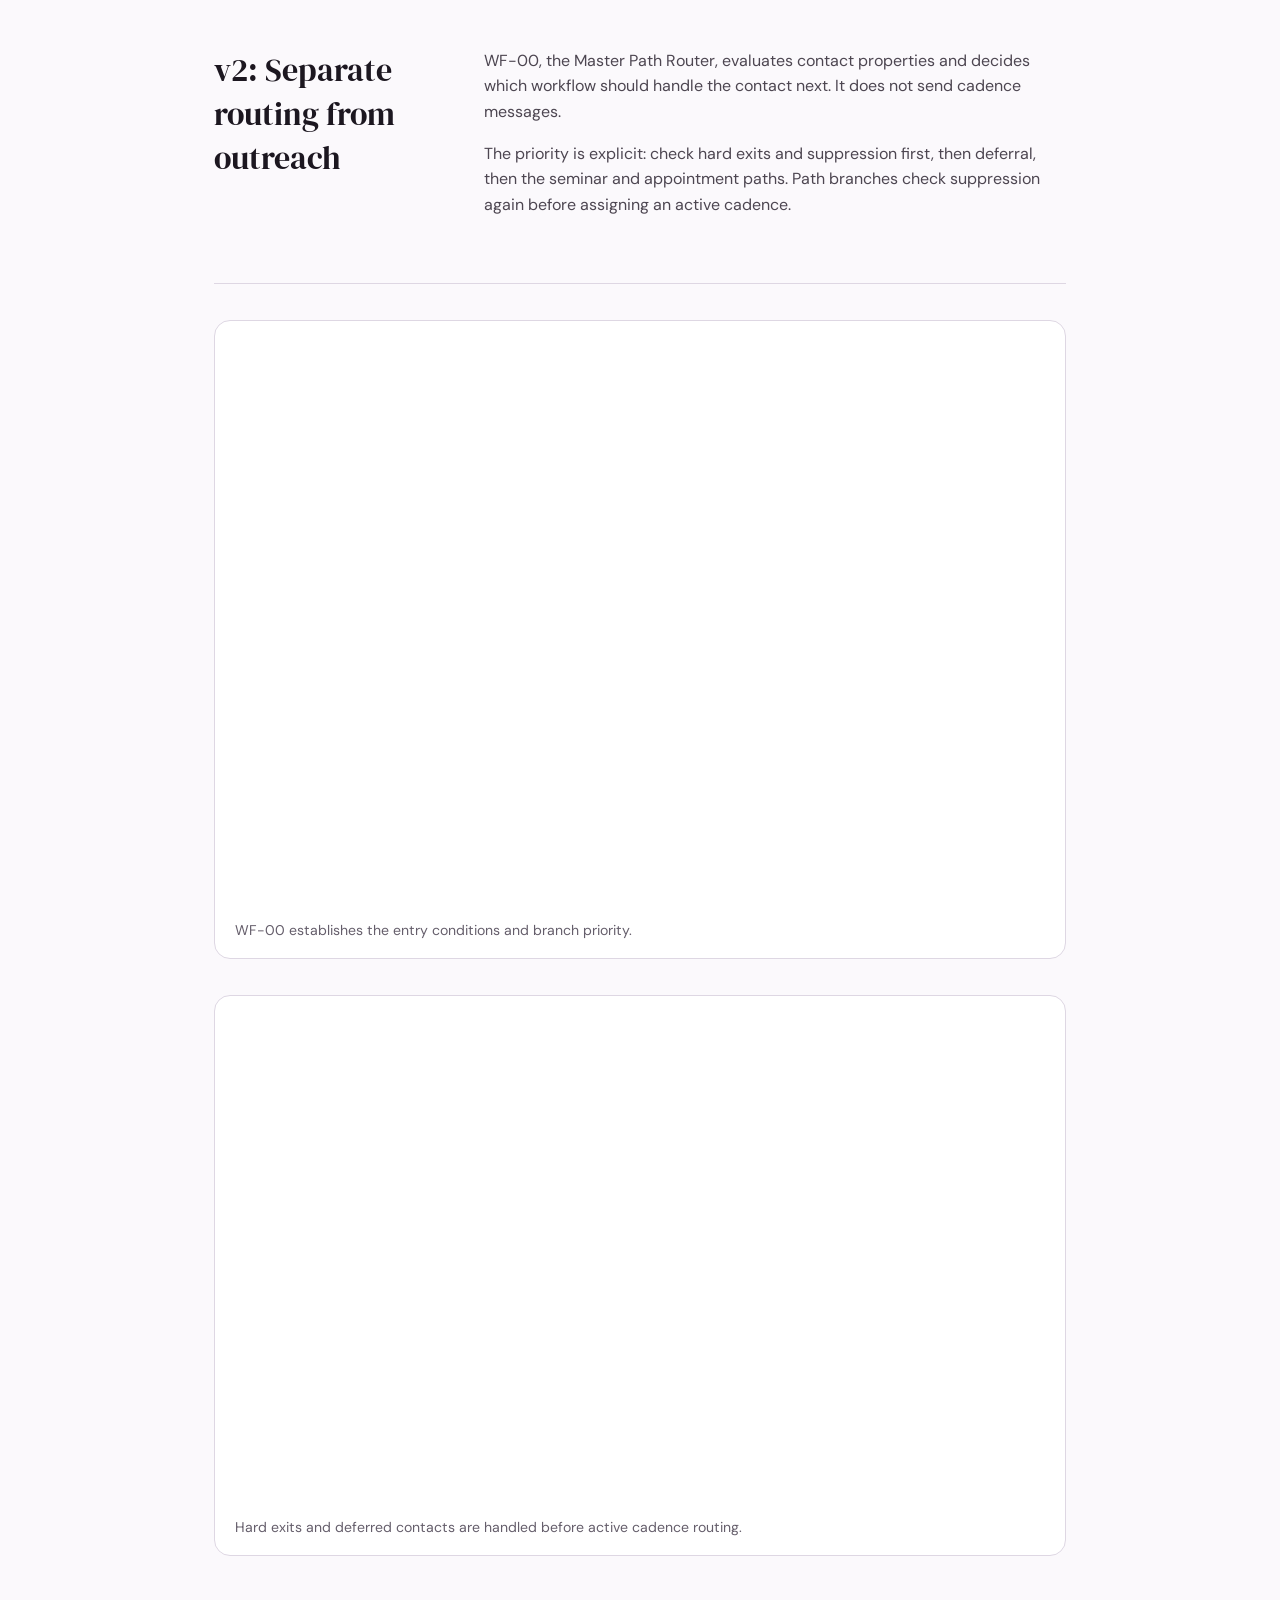
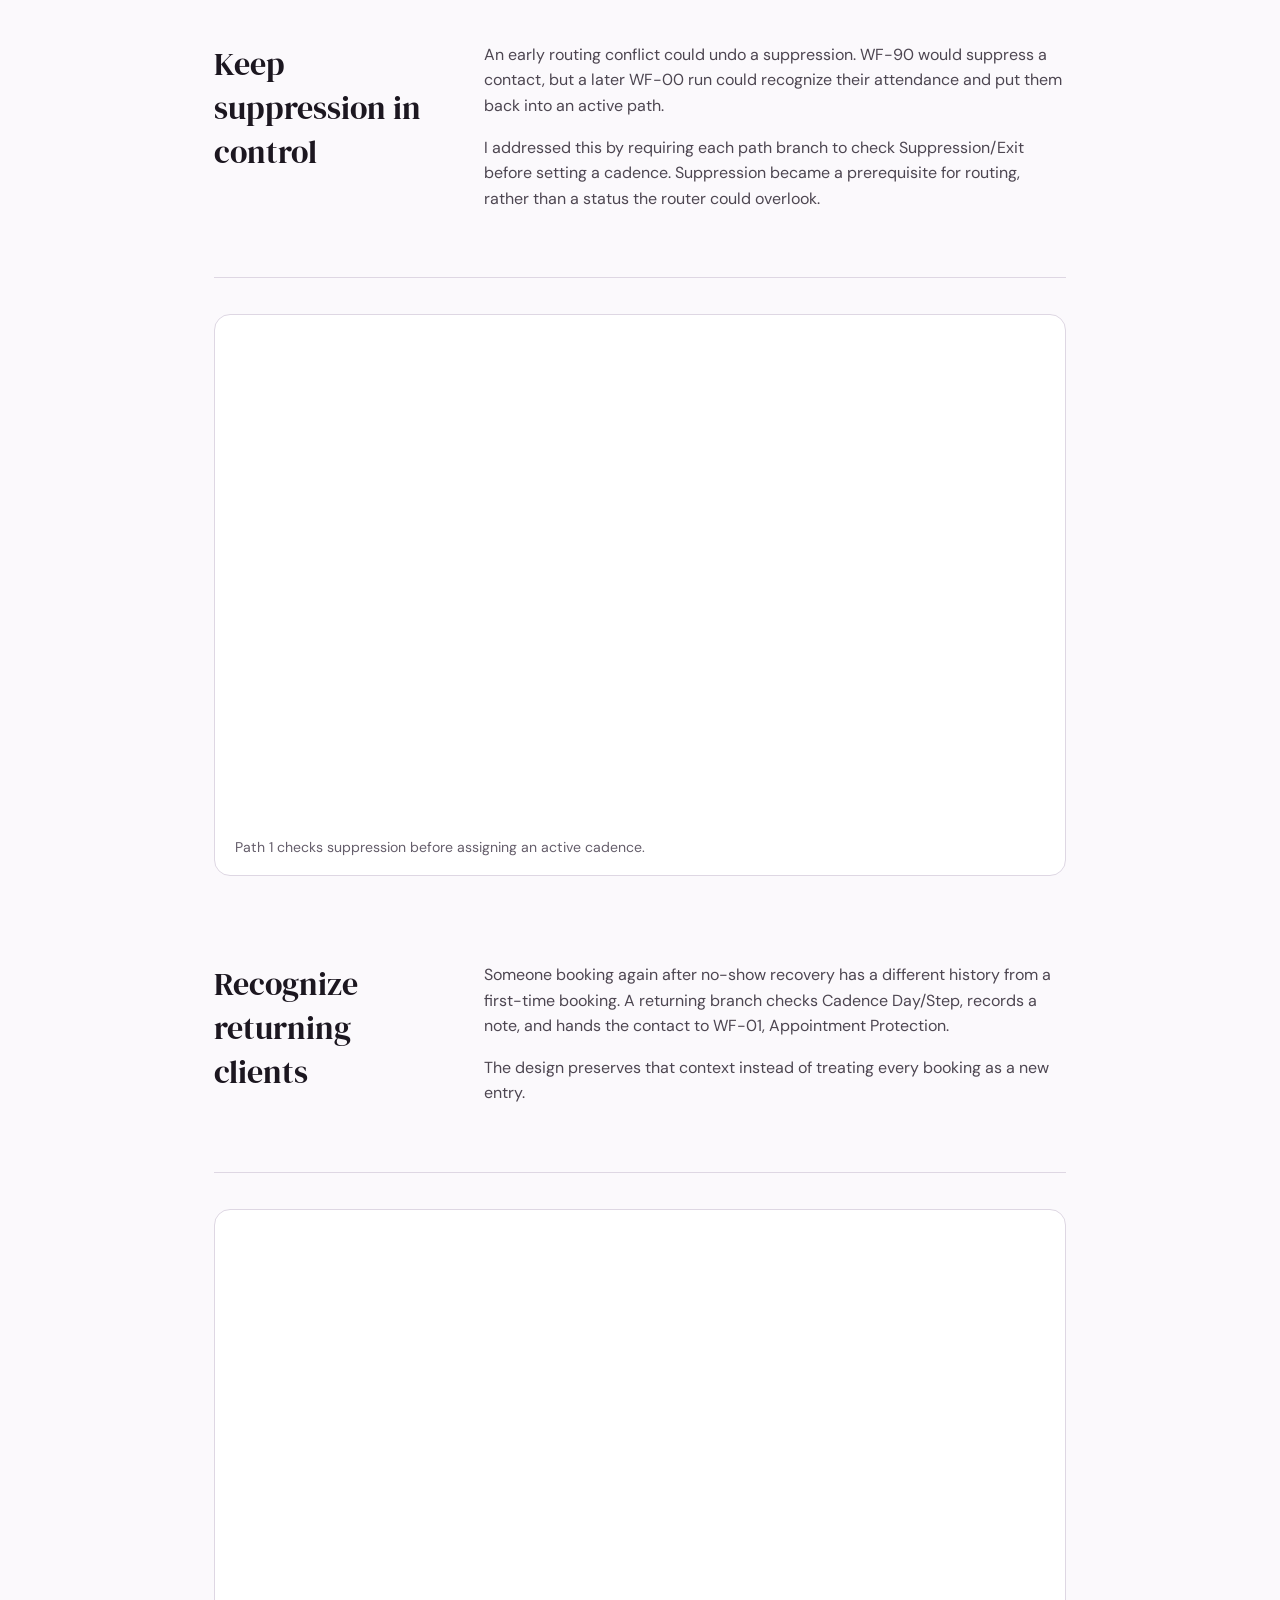
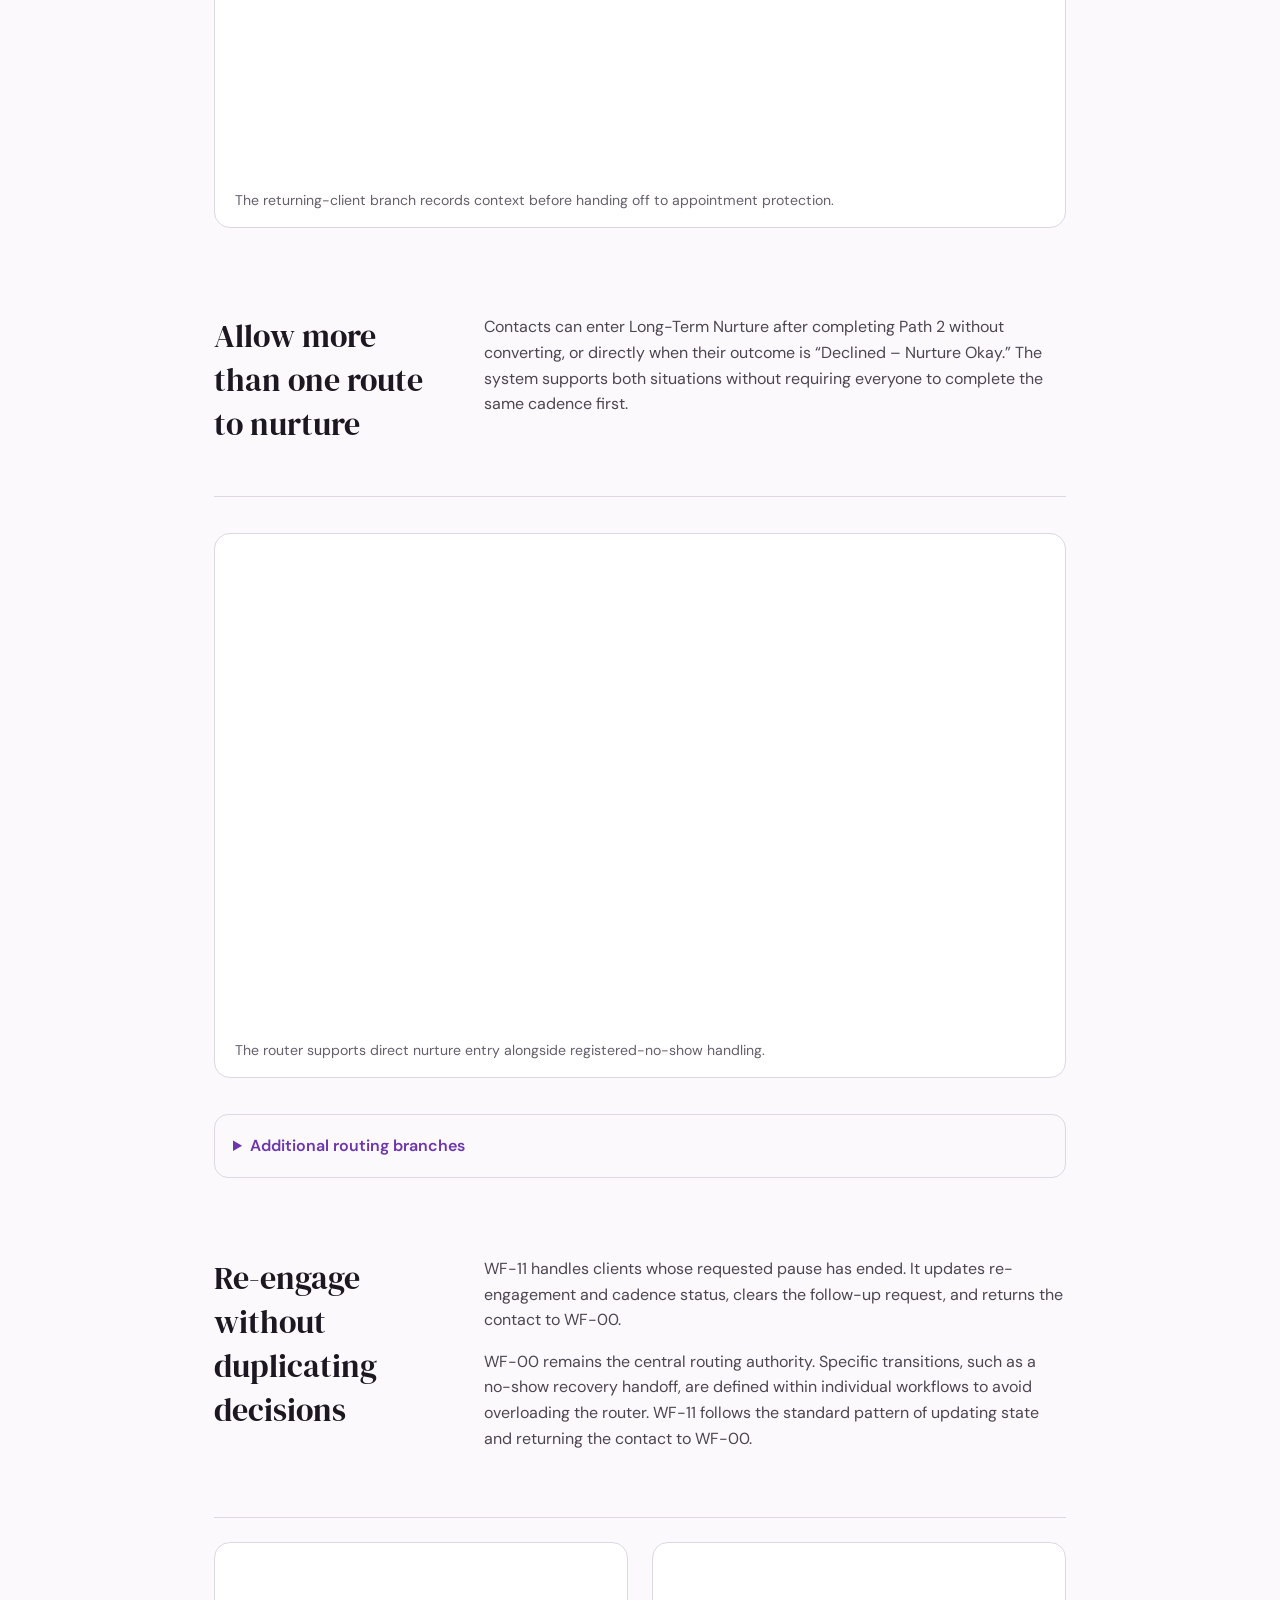
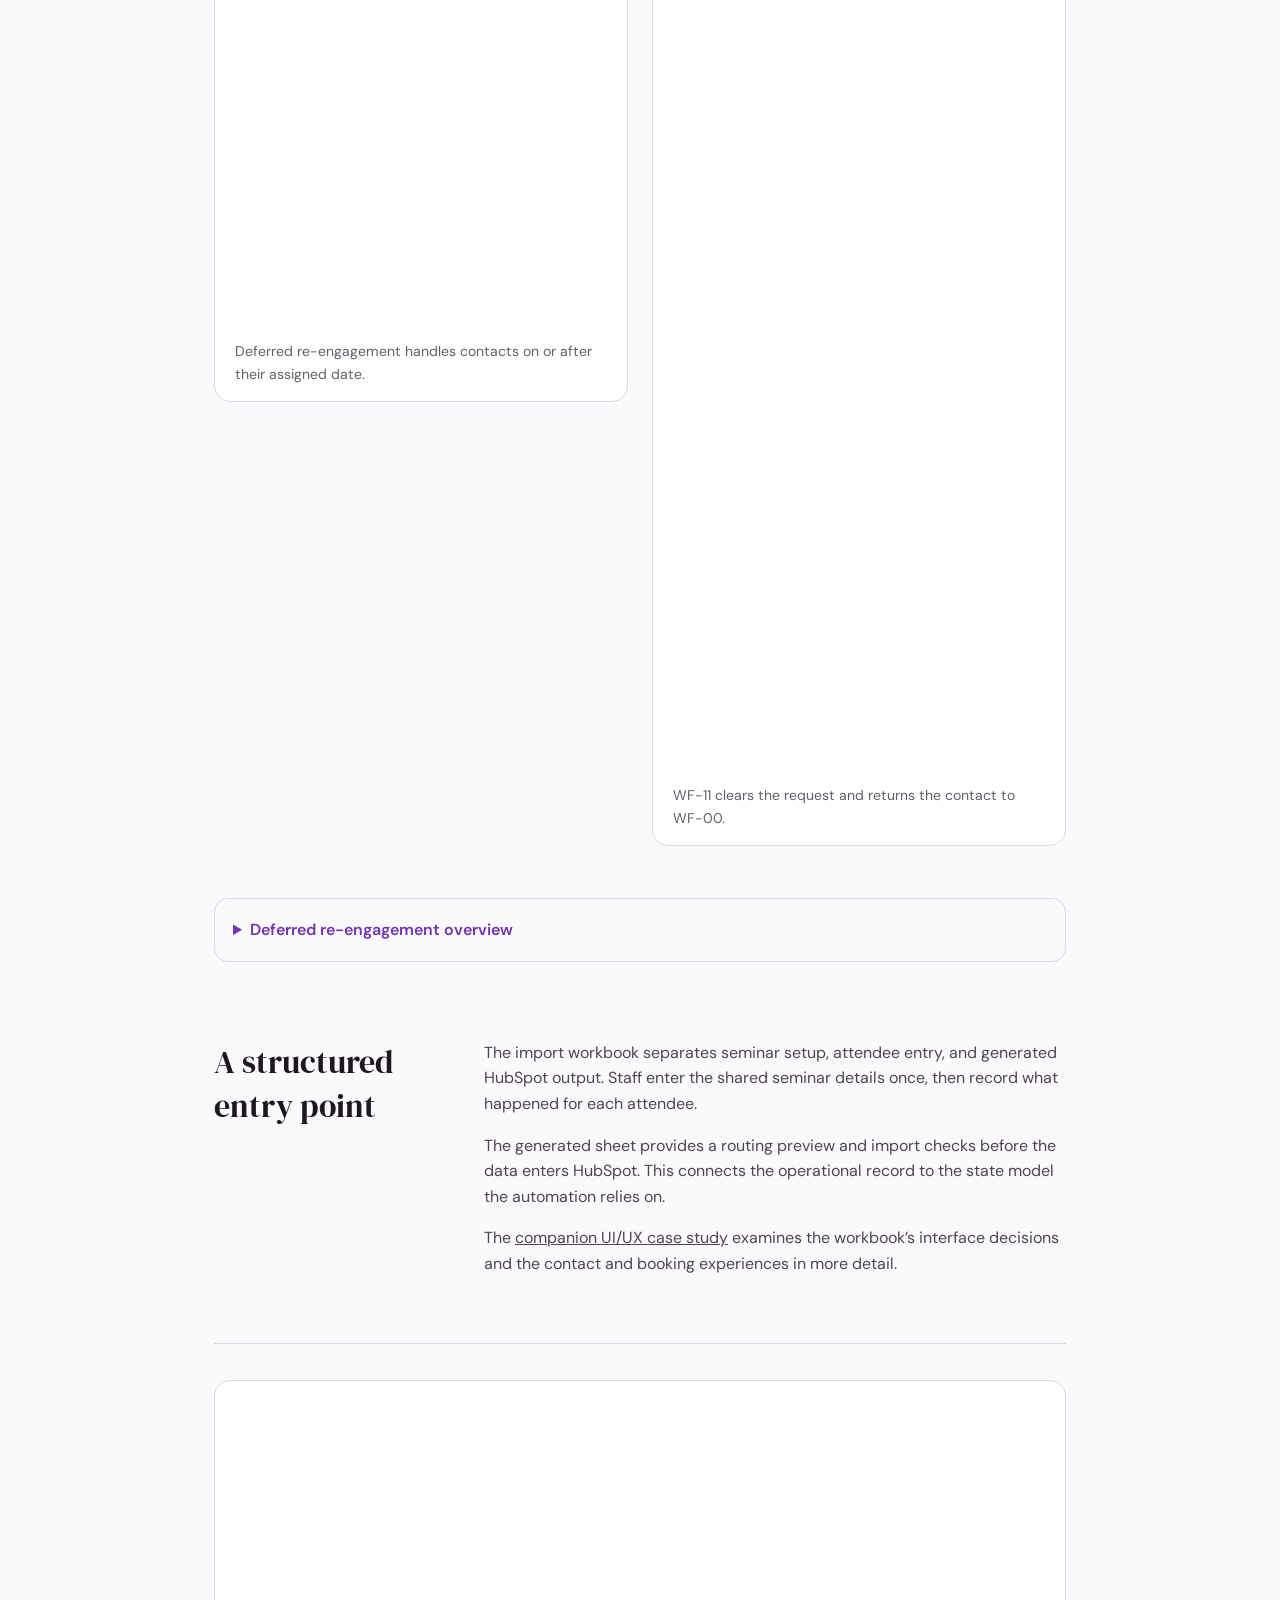
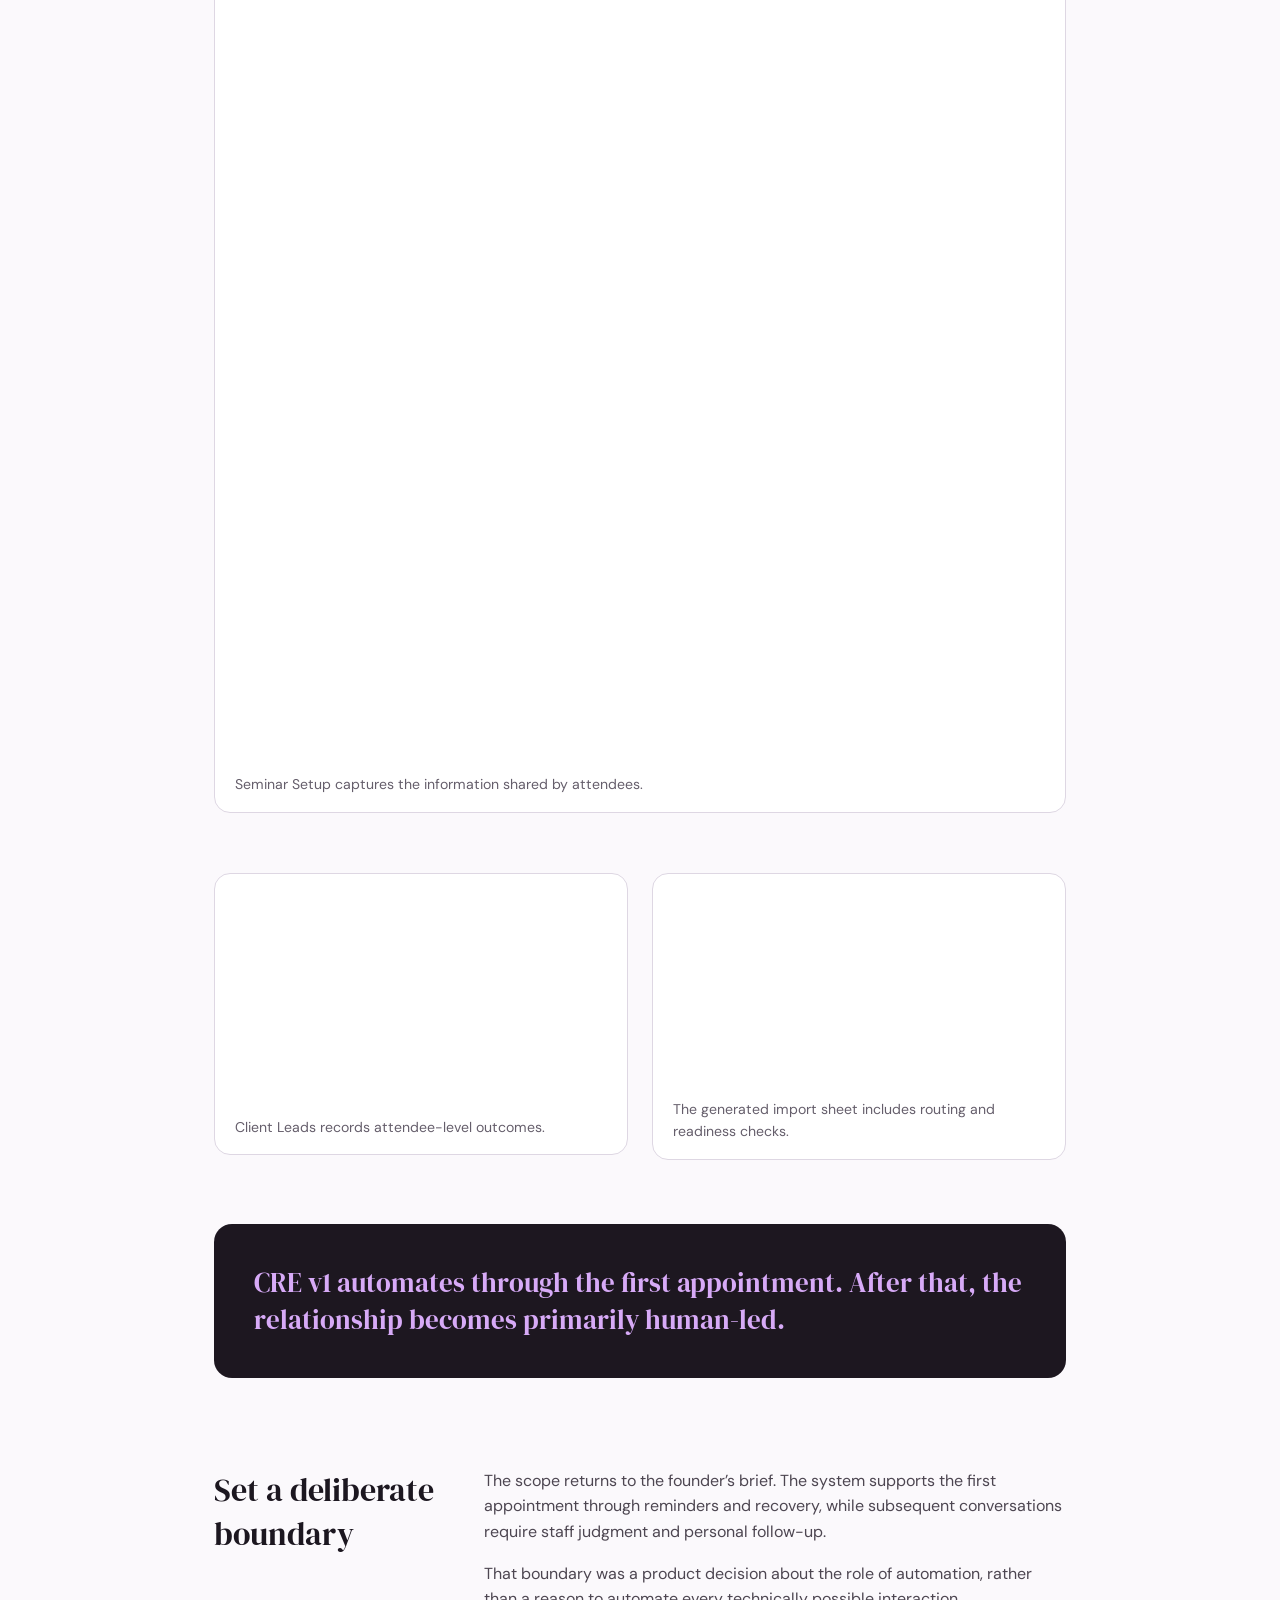
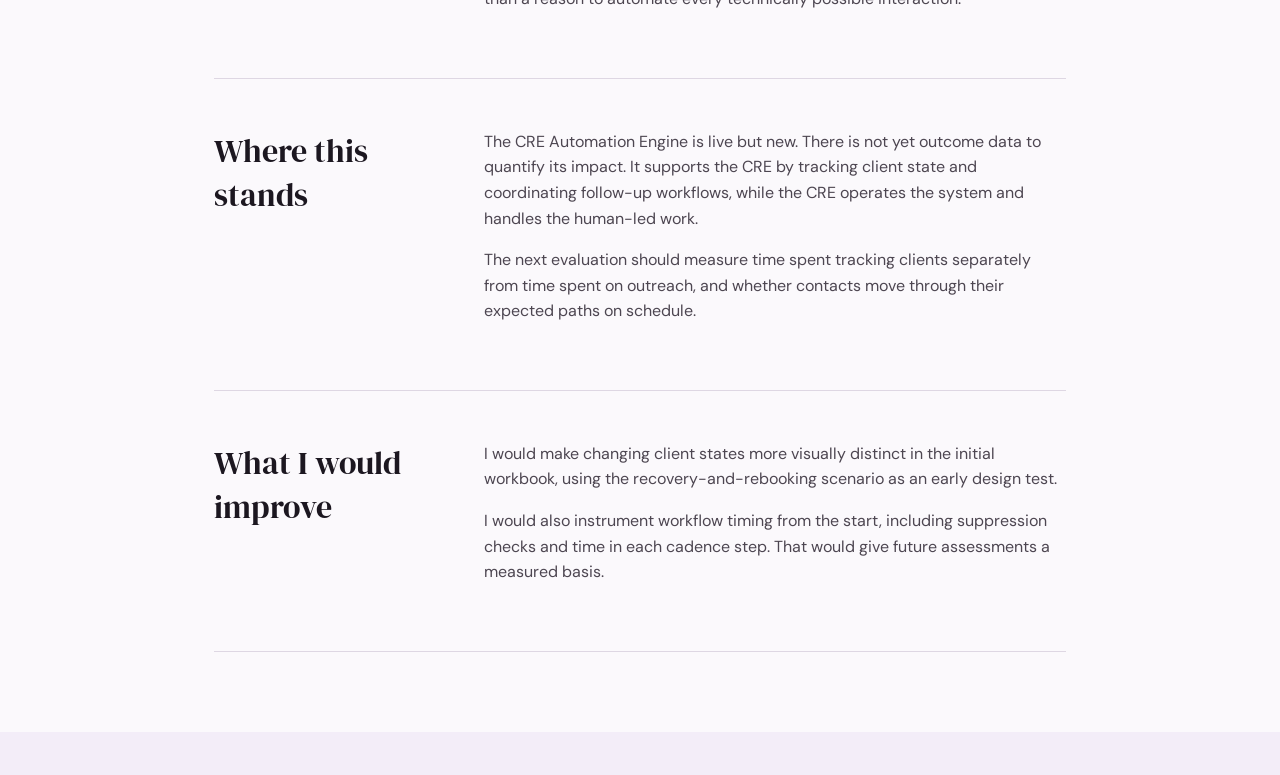
<file: case-studies/seminar-automation.html>
<!doctype html><html lang="en"><head><meta charset="utf-8"><meta name="viewport" content="width=device-width,initial-scale=1"><meta http-equiv="refresh" content="0;url=nfira-product-design.html"><title>NFIRA CRE System | Paga Yang</title></head><body><p><a href="nfira-product-design.html">NFIRA CRE System</a></p></body></html>
</file>
<file: styles.css>
@import url('https://fonts.googleapis.com/css2?family=DM+Sans:wght@400;500;600&family=DM+Serif+Display:ital@0;1&display=swap');
:root{--ink:#1c1720;--muted:#655e6b;--paper:#fbf9fc;--lav:#f3edf8;--purple:#9559d8;--deep:#6e35ad;--line:#ded7e3;--white:#fff;--max:1180px}
*{box-sizing:border-box}html{scroll-behavior:smooth}body{margin:0;background:var(--paper);color:var(--ink);font-family:"DM Sans",sans-serif;line-height:1.6}a{color:inherit}img{max-width:100%;display:block}.skip-link{position:absolute;left:-9999px}.skip-link:focus{left:1rem;top:1rem;z-index:20;background:#fff;padding:.75rem}.site-header{height:76px;max-width:var(--max);margin:auto;padding:0 24px;display:flex;align-items:center;gap:28px}.wordmark{font-family:"DM Serif Display",serif;font-size:1.25rem;text-decoration:none;margin-right:auto}.site-header nav{display:flex;gap:28px}.site-header nav a{text-decoration:none;font-size:.9rem;color:var(--muted)}.site-header nav a:hover{color:var(--purple)}.menu-button{display:none;background:none;border:1px solid var(--line);padding:.55rem .75rem;border-radius:999px}.button{display:inline-flex;align-items:center;justify-content:center;background:linear-gradient(135deg,var(--purple),var(--deep));color:#fff;padding:.9rem 1.35rem;border-radius:999px;text-decoration:none;font-weight:600;box-shadow:0 8px 24px #9559d833}.button-small{padding:.65rem 1rem;font-size:.85rem}.hero{min-height:690px;background:radial-gradient(circle at 75% 45%,#eadcf6 0,transparent 27%),linear-gradient(135deg,#fff 5%,var(--lav));display:grid;grid-template-columns:1.15fr .85fr;align-items:center;gap:60px;padding:70px max(24px,calc((100vw - var(--max))/2))}.eyebrow,.section-number,.kicker{text-transform:uppercase;letter-spacing:.15em;font-size:.74rem;font-weight:600;color:var(--deep)}.eyebrow span{display:inline-block;width:8px;height:8px;background:#9bd582;border-radius:50%;margin-right:8px}.hero h1,.section h2,.contact h2{font:400 clamp(3.4rem,6.8vw,6.8rem)/.96 "DM Serif Display",serif;letter-spacing:-.035em;margin:.5rem 0 1.5rem}.hero h1 em,.about h2 em,.contact h2 em{color:var(--purple);font-weight:400}.hero-lede{font-size:1.15rem;max-width:660px;color:var(--muted)}.actions{display:flex;align-items:center;gap:24px;margin:2rem 0}.text-link{text-decoration:none;font-weight:600}.text-link span{margin-left:.5rem}.metric-row{display:grid;grid-template-columns:auto 1fr auto 1fr;align-items:center;gap:10px;color:var(--muted);font-size:.85rem}.metric-row strong{font-size:1.2rem;color:var(--ink)}.portrait-wrap{position:relative;align-self:end;display:flex;justify-content:center;max-width:460px;margin:0 auto}.portrait-wrap img{position:relative;z-index:2;max-height:540px;width:auto;object-fit:contain;filter:drop-shadow(0 22px 38px #5d3c7628)}.portrait-halo{position:absolute;width:74%;height:82%;bottom:0;border-radius:48% 48% 18px 18px;background:linear-gradient(#e9d9f6,#cda9ea)}.section{padding:110px max(24px,calc((100vw - var(--max))/2))}.section-heading{display:grid;grid-template-columns:1.5fr .7fr;gap:80px;align-items:end;margin-bottom:60px}.section-heading h2{font-size:clamp(2.8rem,5vw,5rem);margin:.7rem 0 0}.section-heading p{color:var(--muted);font-size:1.05rem}.expertise-grid{display:grid;grid-template-columns:repeat(2,1fr);gap:1px;background:var(--line);border:1px solid var(--line)}.expertise-grid article{background:var(--paper);padding:40px}.expertise-grid article span,.project-index{color:var(--purple);font-size:.8rem}.expertise-grid h3{font:400 1.7rem "DM Serif Display",serif;margin:.8rem 0}.expertise-grid p{color:var(--muted);margin:0}.work-section{background:#17131a;color:#fff}.work-section .section-heading p,.work-section .project-card p{color:#b8b0bd}.project-list{border-top:1px solid #3a333e}.project-card{display:grid;grid-template-columns:55px 1fr 60px;gap:25px;padding:42px 20px;border-bottom:1px solid #3a333e;text-decoration:none;transition:.25s}.project-card:hover{background:#251e29;transform:translateX(6px)}.project-card h3{font:400 clamp(2rem,4vw,3.8rem) "DM Serif Display",serif;margin:.3rem 0}.project-card p{max-width:720px}.project-card ul{display:flex;gap:10px;flex-wrap:wrap;list-style:none;padding:0}.project-card li{border:1px solid #4b424f;border-radius:99px;padding:.35rem .7rem;font-size:.75rem;color:#d8cedd}.project-arrow{font-size:2rem;align-self:center;justify-self:end;color:#c595f1}.about{background:#fff}.about-grid{display:grid;grid-template-columns:1fr 1fr;gap:90px}.about h2{font-size:clamp(3rem,5.5vw,5.3rem);margin:0}.large-copy{font-size:1.35rem;color:var(--ink)}.about-grid>div>p:not(.large-copy){color:var(--muted)}.stats{display:grid;grid-template-columns:repeat(3,1fr);border-top:1px solid var(--line);margin-top:36px;padding-top:28px;gap:18px}.stats strong{display:block;font:400 2.2rem "DM Serif Display",serif;color:var(--purple)}.stats span{font-size:.78rem;color:var(--muted)}.capabilities{background:var(--lav)}.skill-columns{display:grid;grid-template-columns:repeat(2,1fr);gap:35px 70px}.skill-columns h3{font:400 1.6rem "DM Serif Display",serif}.skill-columns p{color:var(--muted)}.contact{text-align:center;padding:120px 24px;background:linear-gradient(135deg,#f3eafa,#fff)}.contact h2{font-size:clamp(3.2rem,7vw,6.5rem);margin:.5rem auto 1rem}.contact>p:not(.section-number){max-width:620px;margin:0 auto;color:var(--muted)}.contact-links{display:flex;flex-wrap:wrap;justify-content:center;gap:14px;margin-top:35px}.contact-links a{border:1px solid var(--line);background:#fff;border-radius:99px;padding:.8rem 1rem;text-decoration:none}.contact-links a:hover{border-color:var(--purple);color:var(--deep)}footer{display:flex;justify-content:space-between;padding:28px max(24px,calc((100vw - var(--max))/2));font-size:.8rem;color:var(--muted);border-top:1px solid var(--line)}
.case-header{padding:24px max(24px,calc((100vw - 900px)/2));border-bottom:1px solid var(--line)}.back-link{text-decoration:none;color:var(--deep);font-weight:600}.case-hero{padding:90px max(24px,calc((100vw - 900px)/2)) 70px;background:linear-gradient(135deg,#fff,var(--lav))}.case-hero h1{font:400 clamp(3.5rem,8vw,7rem)/.96 "DM Serif Display",serif;margin:1rem 0}.case-summary{font-size:1.3rem;color:var(--muted);max-width:780px}.case-meta{display:flex;flex-wrap:wrap;gap:10px;margin-top:30px}.case-meta span{background:#fff;border:1px solid var(--line);border-radius:99px;padding:.45rem .8rem;font-size:.8rem}.case-body{max-width:900px;margin:auto;padding:80px 24px}.case-body section{display:grid;grid-template-columns:220px 1fr;gap:50px;padding:50px 0;border-bottom:1px solid var(--line)}.case-body h2{font:400 2rem "DM Serif Display",serif;margin:0}.case-body h3{font:400 1.5rem "DM Serif Display",serif}.case-body p{margin-top:0;color:#4d4651}.case-callout{background:#1d1720;color:#fff;padding:40px;border-radius:18px;margin:40px 0}.case-callout strong{font:400 2rem "DM Serif Display",serif;color:#d7aaf7}.next-case{display:flex;justify-content:space-between;align-items:center;text-decoration:none;padding:45px max(24px,calc((100vw - 900px)/2));background:var(--lav)}.next-case strong{font:400 1.8rem "DM Serif Display",serif}
.live-sites{display:flex;align-items:center;flex-wrap:wrap;gap:22px;margin-top:32px}.live-site-link{font-weight:600;color:var(--deep);text-decoration:none}.live-site-link:hover{text-decoration:underline}
.workflow-figure{margin:50px 0;border:1px solid var(--line);border-radius:18px;overflow:hidden;background:#090909}.workflow-figure a{display:block}.workflow-figure img{width:100%;max-height:760px;object-fit:contain;margin:auto}.workflow-figure figcaption{background:#fff;padding:20px 24px;color:var(--muted);font-size:.92rem}.workflow-figure figcaption strong{color:var(--ink)}.workflow-featured img{max-height:none}.workflow-gallery{display:grid;grid-template-columns:1.4fr .6fr;gap:28px;align-items:start}.workflow-gallery .workflow-figure{margin:20px 0}.workflow-narrow img{max-height:760px;width:auto}
.creative-section{background:#fff}.creative-grid{display:grid;grid-template-columns:repeat(2,1fr);gap:28px}.creative-card{overflow:hidden;border:1px solid var(--line);border-radius:20px;background:var(--paper);transition:transform .25s,box-shadow .25s}.creative-card:hover{transform:translateY(-5px);box-shadow:0 20px 45px #44334f17}.creative-card img{width:100%;aspect-ratio:4/3;object-fit:cover;background:var(--lav)}.creative-card>div{padding:26px}.creative-card h3{font:400 2rem "DM Serif Display",serif;margin:.35rem 0}.creative-card p:last-child{color:var(--muted);margin-bottom:0}.creative-wide{grid-column:1/-1;display:grid;grid-template-columns:1.2fr .8fr;align-items:center}.creative-wide img{height:100%;aspect-ratio:16/9}
.card-link{display:inline-block;margin-top:14px;color:var(--deep);font-weight:600;text-decoration:none}.card-link:hover{text-decoration:underline}.section-action{text-align:center;margin-top:42px}
.design-hero{padding:100px max(24px,calc((100vw - var(--max))/2));background:linear-gradient(135deg,#fff,var(--lav))}.design-hero h1{font:400 clamp(4.5rem,10vw,9rem)/.9 "DM Serif Display",serif;margin:.7rem 0 1.3rem}.design-hero>p:last-child{max-width:650px;font-size:1.2rem;color:var(--muted)}.design-showcase{max-width:var(--max);margin:auto;padding:100px 24px;display:grid;grid-template-columns:1.1fr .9fr;gap:80px;align-items:center;border-bottom:1px solid var(--line);scroll-margin-top:30px}.design-reverse .design-visual{order:2}.design-visual{background:var(--lav);border-radius:22px;overflow:hidden}.design-visual img{width:100%;max-height:720px;object-fit:contain}.design-copy h2{font:400 clamp(3rem,5vw,5rem)/1 "DM Serif Display",serif;margin:.5rem 0 1.5rem}.design-copy>p:not(.kicker){color:var(--muted);font-size:1.05rem}.design-copy ul{display:flex;flex-wrap:wrap;gap:8px;list-style:none;padding:0;margin-top:24px}.design-copy li{border:1px solid var(--line);border-radius:99px;padding:.4rem .75rem;font-size:.78rem}.design-cta{text-align:center;padding:110px 24px;background:var(--lav)}.design-cta h2{font:400 clamp(2.8rem,6vw,5.5rem)/1 "DM Serif Display",serif;max-width:900px;margin:1rem auto 2rem}
.reveal{animation:rise .7s ease both}@keyframes rise{from{opacity:0;transform:translateY(18px)}to{opacity:1;transform:none}}@media(prefers-reduced-motion:reduce){html{scroll-behavior:auto}.reveal{animation:none}}
@media(max-width:800px){.site-header{height:auto;min-height:68px;flex-wrap:wrap;padding:14px 20px}.menu-button{display:block}.site-header nav{display:none;order:4;width:100%;flex-direction:column;gap:0}.site-header nav.open{display:flex}.site-header nav a{padding:.7rem 0;border-top:1px solid var(--line)}.header-cta{display:none}.hero{grid-template-columns:1fr;padding-top:60px}.hero h1{font-size:3.7rem}.portrait-wrap{max-height:420px}.portrait-wrap img{max-height:420px}.section-heading,.about-grid,.case-body section,.design-showcase{grid-template-columns:1fr;gap:20px}.design-showcase{padding-top:70px;padding-bottom:70px}.design-reverse .design-visual{order:0}.expertise-grid,.skill-columns,.creative-grid,.workflow-gallery{grid-template-columns:1fr}.creative-wide{grid-column:auto;display:block}.section{padding-top:80px;padding-bottom:80px}.project-card{grid-template-columns:35px 1fr}.project-arrow{display:none}.metric-row{grid-template-columns:auto 1fr}.stats{grid-template-columns:1fr}.case-hero{padding-top:60px}.contact-links{flex-direction:column;align-items:stretch;max-width:420px;margin-left:auto;margin-right:auto}footer{flex-direction:column;gap:6px}}

/* NFIRA UI/UX case study */
.ui-context,.ui-note{color:var(--muted);font-size:.9rem}.ui-context{margin-top:20px}.ui-note{padding-bottom:24px;border-bottom:1px solid var(--line)}.ui-figure{margin:36px 0;border:1px solid var(--line);border-radius:16px;overflow:hidden;background:#fff}.ui-figure a{display:block;padding:16px;background:var(--lav)}.ui-figure img{width:100%;height:auto;object-fit:contain}.ui-figure figcaption{padding:16px 20px;font-size:.88rem;color:var(--muted)}.ui-gallery{display:grid;grid-template-columns:repeat(2,minmax(0,1fr));gap:24px;align-items:start}.ui-gallery .ui-figure{margin:24px 0}.ui-phone{max-width:420px;margin-left:auto;margin-right:auto}.ui-case .case-callout strong{font-size:1.7rem}.ui-case a:focus-visible{outline:3px solid var(--deep);outline-offset:4px}@media(max-width:600px){.ui-gallery{grid-template-columns:1fr;gap:0}.ui-case .case-callout{padding:28px}.ui-figure a{padding:8px}}

.product-detail{margin:28px 0;padding:18px;border:1px solid var(--line);border-radius:14px}.product-detail summary{cursor:pointer;color:var(--deep);font-weight:600}.product-detail summary:focus-visible{outline:3px solid var(--deep);outline-offset:4px}

.martech-shot{max-width:540px;margin:32px auto}.case-body section.martech-inventory{grid-template-columns:1fr;gap:24px}.workflow-table-wrap{overflow-x:auto}.workflow-reference{width:100%;border-collapse:collapse;font-size:.9rem}.workflow-reference caption{text-align:left;font-weight:600;margin-bottom:12px}.workflow-reference th,.workflow-reference td{border:1px solid var(--line);padding:14px;text-align:left;vertical-align:top}.workflow-reference thead{background:var(--lav)}.workflow-reference tbody tr:nth-child(even){background:#fff}.workflow-reference th:first-child{white-space:nowrap}

.case-body section.abp-section{grid-template-columns:1fr;gap:22px}.abp-figure{max-width:780px;margin:32px auto}.abp-figure img{width:100%;height:auto}.abp-section .workflow-reference{min-width:440px}
</file>
